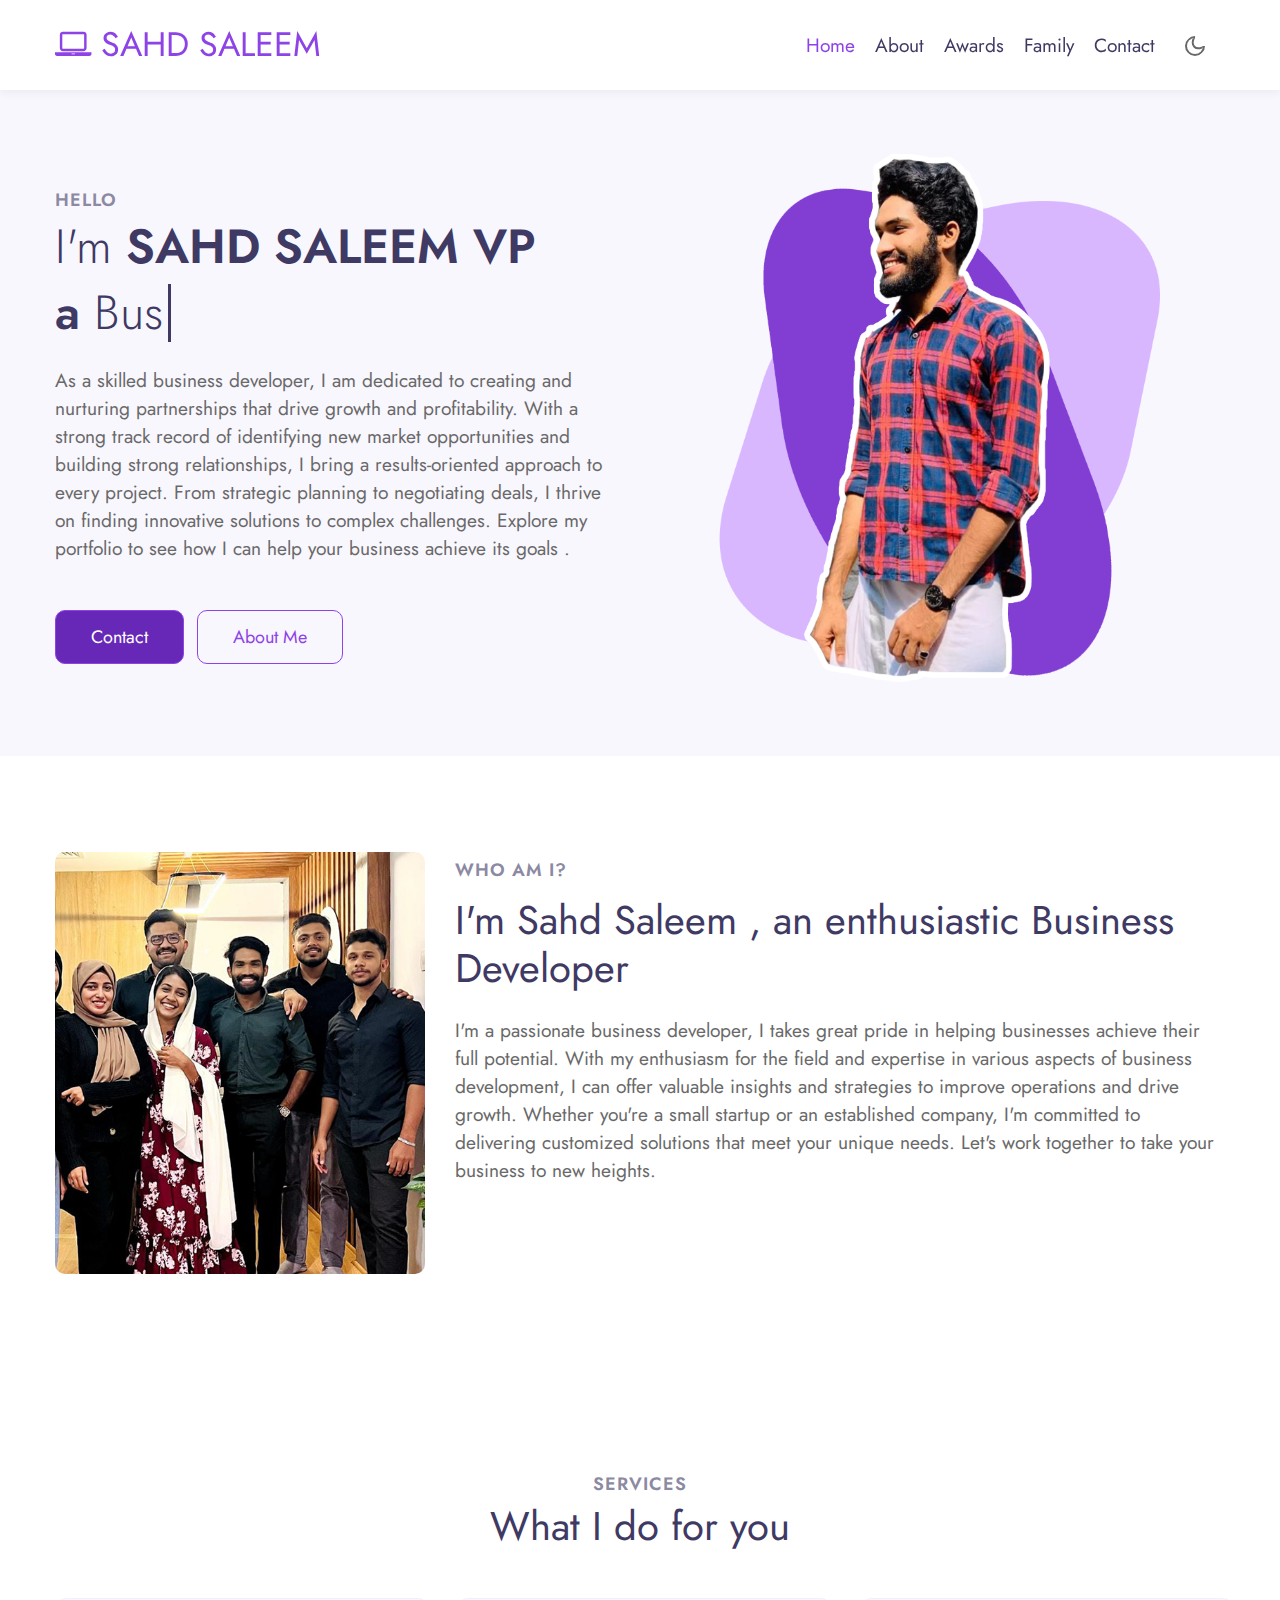
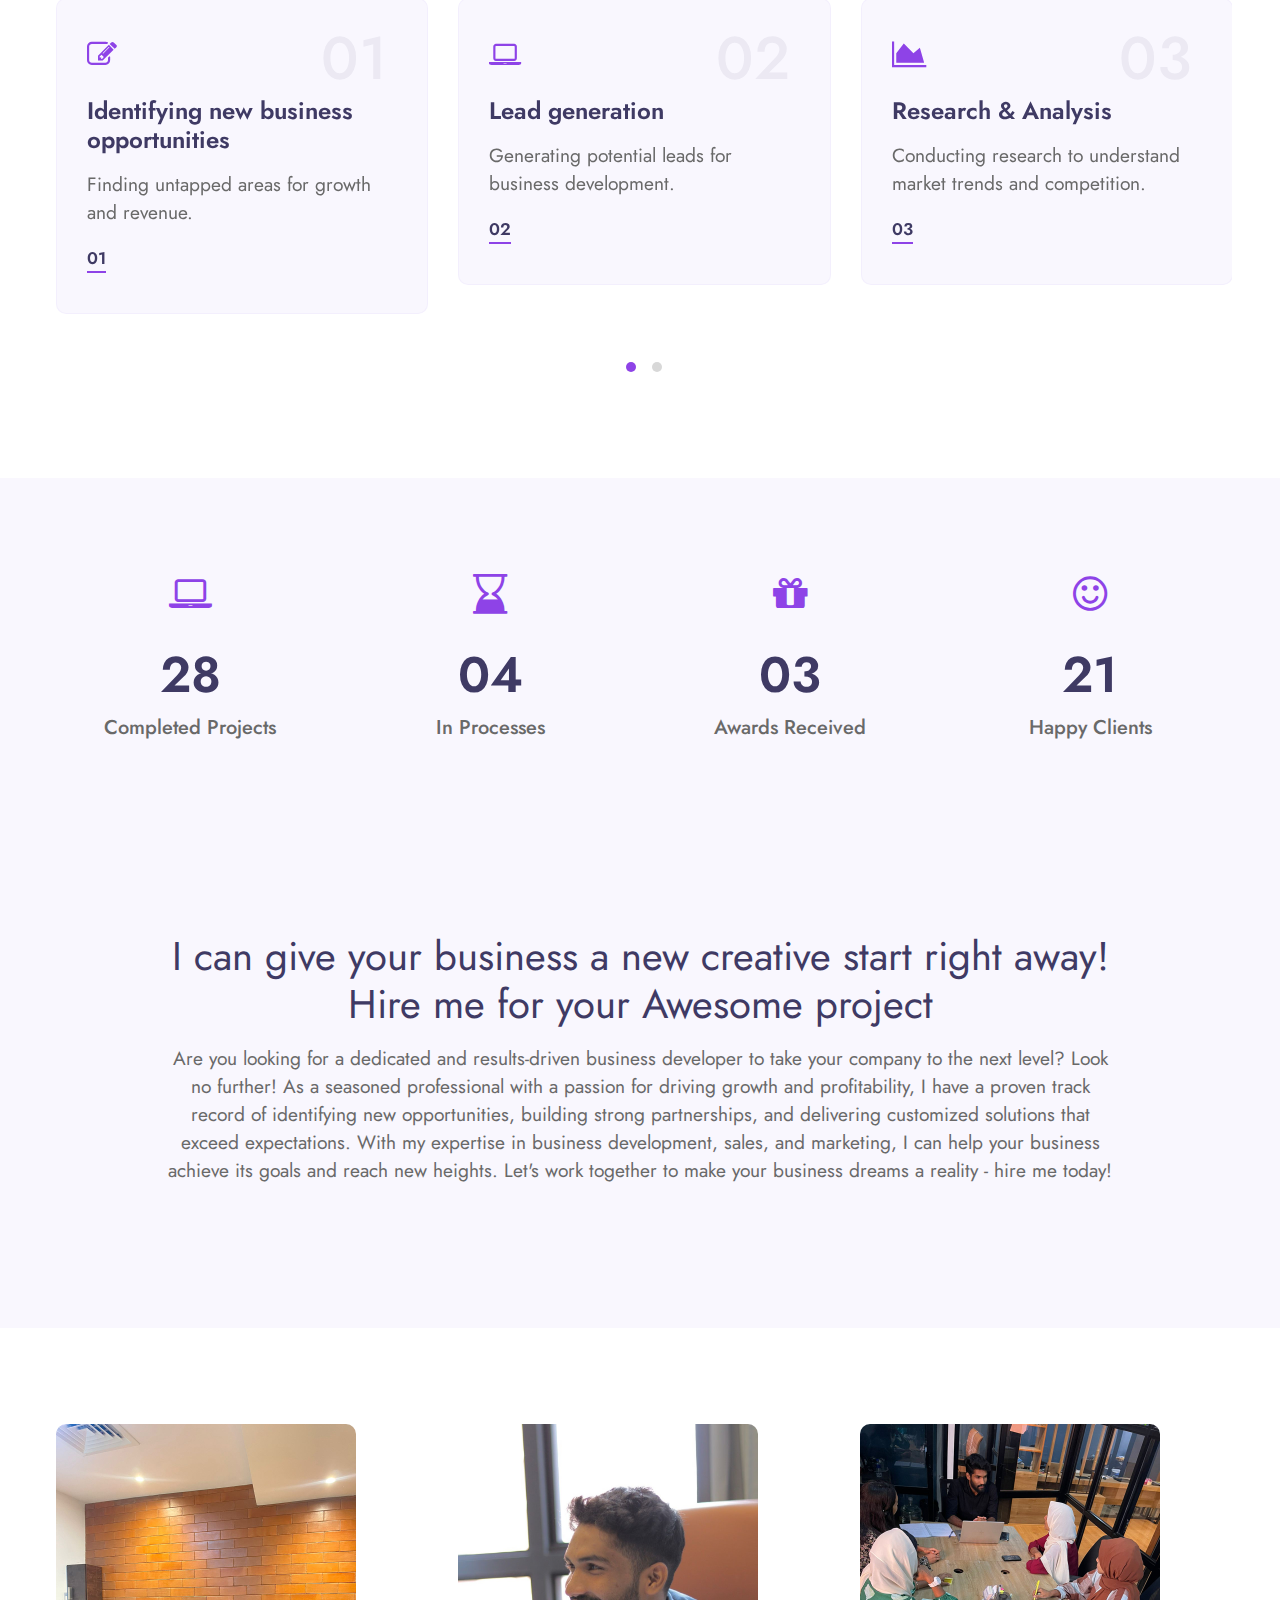
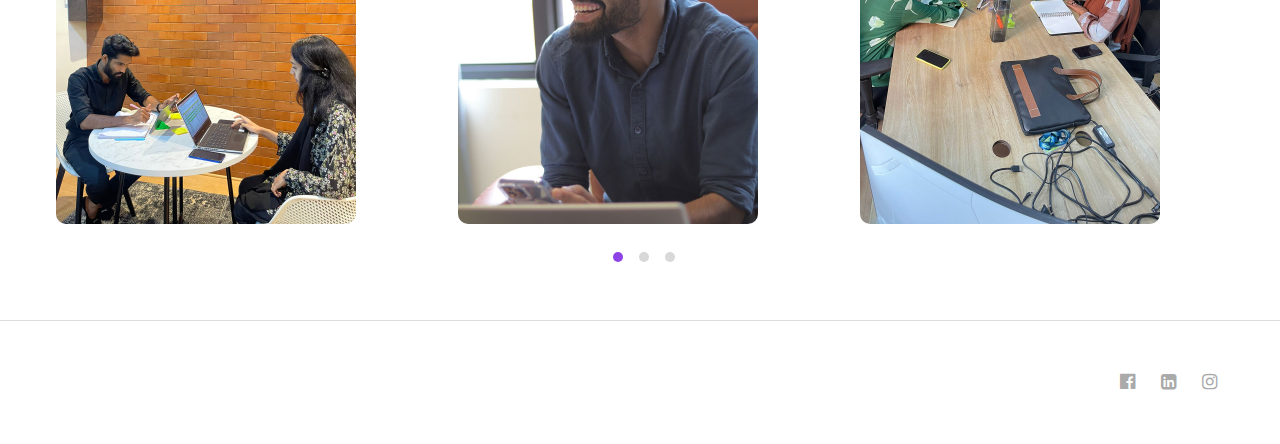
<file: index.html>
<!--
Author: W3layouts
Author URL: http://w3layouts.com
-->
<!doctype html>
<html lang="en">

<head>
  <!-- Required meta tags -->
  <meta charset="utf-8">
  <meta name="viewport" content="width=device-width, initial-scale=1, shrink-to-fit=no">

  <title>SAHD SALEEM VP</title>

  <!-- google fonts -->  
  <link href="//fonts.googleapis.com/css2?family=Jost:wght@300;400;600&display=swap" rel="stylesheet">

  <!-- Template CSS -->
  <link rel="stylesheet" href="assets/css/style-starter.css">



</head>

<body>
<!-- header -->
<header id="site-header" class="fixed-top">
  <div class="container">
      <nav class="navbar navbar-expand-lg stroke">
          <a class="navbar-brand" href="index.html">
              <span class="fa fa-laptop"></span> SAHD SALEEM
          </a>
          <!-- if logo is image enable this   
      <a class="navbar-brand" href="#index.html">
          <img src="image-path" alt="Your logo" title="Your logo" style="height:35px;" />
      </a> -->
          <button class="navbar-toggler  collapsed bg-gradient" type="button" data-toggle="collapse"
              data-target="#navbarTogglerDemo02" aria-controls="navbarTogglerDemo02" aria-expanded="false"
              aria-label="Toggle navigation">
              <span class="navbar-toggler-icon fa icon-expand fa-bars"></span>
              <span class="navbar-toggler-icon fa icon-close fa-times"></span>
              </span>
          </button>

          <div class="collapse navbar-collapse" id="navbarTogglerDemo02">
            <ul class="navbar-nav ml-auto">
                <li class="nav-item active">
                    <a class="nav-link" href="index.html">Home <span class="sr-only">(current)</span></a>
                </li>
                <li class="nav-item @@about__active">
                    <a class="nav-link" href="about.html">About</a>
                </li>
                <!-- <li class="nav-item @@contact__active">
                    <a class="nav-link" href="myventure.html">My Venture</a>
                </li> -->
                <li class="nav-item @@contact__active">
                    <a class="nav-link" href="achievements.html">Awards</a>
                </li>
                <li class="nav-item @@contact__active">
                    <a class="nav-link" href="family.html">family</a>
                </li>
                <li class="nav-item @@contact__active">
                    <a class="nav-link" href="contact.html">Contact</a>
                </li>
            </ul>
        </div>
          <!-- toggle switch for light and dark theme -->
          <div class="mobile-position">
              <nav class="navigation">
                  <div class="theme-switch-wrapper">
                      <label class="theme-switch" for="checkbox">
                          <input type="checkbox" id="checkbox">
                          <div class="mode-container">
                              <i class="gg-sun"></i>
                              <i class="gg-moon"></i>
                          </div>
                      </label>
                  </div>
              </nav>
          </div>
          <!-- //toggle switch for light and dark theme -->
      </nav>
  </div>
</header>
<!-- //header -->

<!-- banner section -->
<section id="home" class="w3l-banner py-5">
    <div class="container">
        <div class="row align-items-center">
            <div class="col-lg-6 col-sm-12 mt-lg-0 mt-4">
                <span class="title-small">Hello</span>
                <h1 class="mb-2 title"> <span>I'm</span> SAHD SALEEM VP</h1>
                <h1 class="mb-4 title"> a <span class="typed-text"></span><span class="cursor">&nbsp</span></h1>
                <p>As a skilled business developer, I am dedicated to creating and nurturing partnerships that drive growth and profitability. With a strong track record of identifying new market opportunities and building strong relationships, I bring a results-oriented approach to every project. From strategic planning to negotiating deals, I thrive on finding innovative solutions to complex challenges. Explore my portfolio to see how I can help your business achieve its goals


                  .</p>
                <div class="mt-sm-5 mt-4">
                    <a class="btn btn-primary btn-style mr-2" href="contact.html"> Contact</a>
                    <a class="btn btn-outline-primary btn-style mr-2" href="about.html"> About Me</a>
                </div>
            </div>
            <div class="col-lg-6 col-md-8 col-sm-10 mt-lg-0 mt-4">
                <div class="img-effect text-lg-center">
                    <img src="assets/images/photo.png" alt="myphoto" class="img-fluid">
                </div>
            </div>
        </div>
    </div>
</section>
<!-- //banner section -->

<!-- home page about section -->
<section class="w3l-index3" id="about">
    <div class="midd-w3 py-5">
        <div class="container py-lg-5 py-md-3">
            <div class="row">
                <div class="col-lg-4">
                    <div class="position-relative">
                        <img src="assets/images/myphoto.jpg" alt="" class="radius-image img-fluid">
                    </div>
                </div>
                <div class="col-lg-8 mt-lg-0 mt-5">
                    <h5 class="title-small mb-2">Who am i?</h5>
                    <h3 class="title-big">I'm Sahd Saleem , an enthusiastic Business Developer</h3>
                    <p class="mt-4">I'm a passionate  business developer, I takes great pride in helping businesses achieve their full potential. With my enthusiasm for the field and expertise in various aspects of business development, I can offer valuable insights and strategies to improve operations and drive growth. Whether you're a small startup or an established company, I'm committed to delivering customized solutions that meet your unique needs. Let's work together to take your business to new heights.</p>
                    <!-- <a href="#download" class="btn btn-style btn-primary mt-lg-5 mt-4">Download CV</a> -->
                </div>
            </div>
        </div>
    </div>
</section>
<!-- //home page about section -->

<!-- home page second section -->
<!-- <div class="py-5 w3l-resume">
    <div class="container py-lg-5 py-3">
        <h5 class="title-small mb-2"> My resume</h5>
        <h3 class="title-big mb-4">I Would Love to make your Ideas real </h3>
        <p>I love graphic design and photography and have been working on my portfolio since 2016. You can download my
            resume in order to learn the details of my professional life as a designer and photographer. Contact me and
            we will discuss your projects!</p>
        <div class="mt-5">
            <a href="#download" class="btn btn-style btn-primary">Download resume</a>
        </div>
    </div>
</div> -->
<!-- //home page second section -->

<!-- home page services section -->
<section class="w3l-services">
    <div class="blog py-5" id="services">
        <div class="container py-lg-5">
            <h5 class="title-small text-center">Services</h5>
            <h3 class="title-big text-center mb-sm-5 mb-4">What I do for you</h3>
            <div class="row">
                <div class="col-md-12 mx-auto pr-2">
                    <div class="owl-two owl-carousel owl-theme">
                        <div class="item">
                            <div class="card">
                                <div class="box-wrap">
                                    <div class="icon">
                                        <span class="fa fa-pencil-square-o"></span>
                                    </div>
                                    <h4 class="number">01</h4>
                                    <h4><a href="#url">Identifying new business opportunities</a></h4>
                                    <p>Finding untapped areas for growth and revenue.</p>
                                    <a href="#read" class="read">01</a>
                                </div>
                            </div>
                        </div>

                        <div class="item">
                            <div class="card">
                                <div class="box-wrap">
                                    <div class="icon">
                                      <span class="fa fa-laptop"></span>
                                    </div>
                                    <h4 class="number">02</h4>
                                    <h4><a href="#url">Lead generation</a></h4>
                                    <p>Generating potential leads for business development.</p>
                                      <a href="#read" class="read">02</a>
                                  </div>
                            </div>
                        </div>

                        <div class="item">
                            <div class="card">
                                <div class="box-wrap">
                                    <div class="icon">
                                      <span class="fa fa-area-chart"></span>
                                    </div>
                                    <h4 class="number">03</h4>
                                    <h4><a href="#url">Research & Analysis</a></h4>
                                    <p> Conducting research to understand market trends and competition.</p>
                                      <a href="#read" class="read"> 03</a>
                                  </div>
                            </div>
                        </div>

                        <div class="item">
                            <div class="card">
                                <div class="box-wrap">
                                    <div class="icon">
                                        <span class="fa fa-pencil-square-o"></span>
                                    </div>
                                    <h4 class="number">04</h4>
                                    <h4><a href="#url">Sales strategy development</a></h4>
                                    <p>Developing effective sales strategies to close deals and increase revenue.</p>
                                    <a href="#read" class="read">04 </a>
                                </div>
                            </div>
                        </div>

                        <div class="item">
                            <div class="card">
                                <div class="box-wrap">
                                    <div class="icon">
                                      <span class="fa fa-laptop"></span>
                                    </div>
                                    <h4 class="number">05</h4>
                                    <h4><a href="#url">Partnership building</a></h4>
                                    <p>Creating and nurturing partnerships with other businesses to expand opportunities.</p>
                                      <a href="#read" class="read">05</a>
                                  </div>
                            </div>
                        </div>

                        <div class="item">
                            <div class="card">
                                <div class="box-wrap">
                                    <div class="icon">
                                      <span class="fa fa-area-chart"></span>
                                    </div>
                                    <h4 class="number">06</h4>
                                    <h4><a href="#url">Financial planning and budgeting</a></h4>
                                    <p> Managing finances and budgeting to ensure profitability and sustainability.


                                    </p>
                                      <a href="#read" class="read">06</a>
                                  </div>
                            </div>
                        </div>
                    </div>
                </div>
            </div>
            <div class="mt-5 text-more">
                <!-- <p class="mt-4 pt-3 sample text-center">
                    <a href="services.html">View All Services <span class="pl-2 fa fa-long-arrow-right"></span></a>
                </p> -->
            </div>
        </div>
    </div>
</section>
<!-- //home page services section -->

<!-- stats -->
<section class="w3l-stats py-lg-5 py-4" id="stats">
    <div class="gallery-inner container py-md-5 py-4">
        <div class="row stats-con">
            <div class="col-sm-3 col-6 stats_info counter_grid">
                <span class="fa fa-laptop"></span>
                <p class="counter">28</p>
                <h4>Completed projects</h4>
            </div>
            <div class="col-sm-3 col-6 stats_info counter_grid1">
                <span class="fa fa-hourglass-end"></span>
                <p class="counter">04</p>
                <h4>In processes</h4>
            </div>
            <div class="col-sm-3 col-6 stats_info counter_grid mt-sm-0 mt-5">
                <span class="fa fa-gift"></span>
                <p class="counter">03</p>
                <h4>Awards Received</h4>
            </div>
            <div class="col-sm-3 col-6 stats_info counter_grid2 mt-sm-0 mt-5">
                <span class="fa fa-smile-o"></span>
                <p class="counter">21</p>
                <h4>Happy Clients</h4>
            </div>
        </div>
    </div>
</section>
<!-- //stats -->
<!-- testimonials -->
<!-- <section class="w3l-clients" id="clients">
   
    <div class="cusrtomer-layout py-5">
        <div class="container py-lg-5 py-md-4">
            <div class="heading text-center mx-auto">
                <h6 class="title-small text-center">Testimonials</h6>
                <h3 class="title-big mb-md-5 mb-4">What my clients think about Me </h3>
            </div>
            <div class="testimonial-width">
                <div id="owl-demo1" class="owl-carousel owl-theme mb-4">
                    <div class="item">
                        <div class="testimonial-content">
                            <div class="testimonial">
                                <blockquote>
                                    <q>Lorem ipsum dolor sit amet consectetur adipisicing elit. Velit beatae laudantium
                                        voluptate rem ullam dolore nisi voluptatibus esse quasi, doloribus tempora.
                                        Dolores molestias adipisci dolor sit amet!.</q>
                                </blockquote>
                                <div class="testi-des">
                                    <div class="test-img"><img src="assets/images/team1.jpg" class="img-fluid" alt="client-img">
                                    </div>
                                    <div class="peopl align-self">
                                        <h3>John wilson</h3>
                                        <p class="indentity">Seattle, Washington</p>
                                    </div>
                                </div>
                            </div>
                        </div>
                    </div>
                    <div class="item">
                        <div class="testimonial-content">
                            <div class="testimonial">
                                <blockquote>
                                    <q>Lorem ipsum dolor sit amet consectetur adipisicing elit. Velit beatae laudantium
                                        voluptate rem ullam dolore nisi voluptatibus esse quasi, doloribus tempora.
                                        Dolores molestias adipisci dolor sit amet!.</q>
                                </blockquote>
                                <div class="testi-des">
                                    <div class="test-img"><img src="assets/images/team2.jpg" class="img-fluid" alt="client-img">
                                    </div>
                                    <div class="peopl align-self">
                                        <h3>Julia sakura</h3>
                                        <p class="indentity">Seattle, Washington</p>
                                    </div>
                                </div>
                            </div>
                        </div>
                    </div>
                    <div class="item">
                        <div class="testimonial-content">
                            <div class="testimonial">
                                <blockquote>
                                    <q>Lorem ipsum dolor sit amet consectetur adipisicing elit. Velit beatae laudantium
                                        voluptate rem ullam dolore nisi voluptatibus esse quasi, doloribus tempora.
                                        Dolores molestias adipisci dolor sit amet!.</q>
                                </blockquote>
                                <div class="testi-des">
                                    <div class="test-img"><img src="assets/images/team3.jpg" class="img-fluid" alt="client-img">
                                    </div>
                                    <div class="peopl align-self">
                                        <h3>Roy Linderson</h3>
                                        <p class="indentity">Seattle, Washington</p>
                                    </div>
                                </div>
                            </div>
                        </div>
                    </div>
                    <div class="item">
                        <div class="testimonial-content">
                            <div class="testimonial">
                                <blockquote>
                                    <q>Lorem ipsum dolor sit amet consectetur adipisicing elit. Velit beatae laudantium
                                        voluptate rem ullam dolore nisi voluptatibus esse quasi, doloribus tempora.
                                        Dolores molestias adipisci dolor sit amet!.</q>
                                </blockquote>
                                <div class="testi-des">
                                    <div class="test-img"><img src="assets/images/team4.jpg" class="img-fluid" alt="client-img">
                                    </div>
                                    <div class="peopl align-self">
                                        <h3>Mike Thyson</h3>
                                        <p class="indentity">Seattle, Washington</p>
                                    </div>
                                </div>
                            </div>
                        </div>
                    </div>
                    <div class="item">
                        <div class="testimonial-content">
                            <div class="testimonial">
                                <blockquote>
                                    <q>Lorem ipsum dolor sit amet consectetur adipisicing elit. Velit beatae laudantium
                                        voluptate rem ullam dolore nisi voluptatibus esse quasi, doloribus tempora.
                                        Dolores molestias adipisci dolor sit amet!.</q>
                                </blockquote>
                                <div class="testi-des">
                                    <div class="test-img"><img src="assets/images/team2.jpg" class="img-fluid" alt="client-img">
                                    </div>
                                    <div class="peopl align-self">
                                        <h3>Laura gill</h3>
                                        <p class="indentity">Seattle, Washington</p>
                                    </div>
                                </div>
                            </div>
                        </div>
                    </div>
                    <div class="item">
                        <div class="testimonial-content">
                            <div class="testimonial">
                                <blockquote>
                                    <q>Lorem ipsum dolor sit amet consectetur adipisicing elit. Velit beatae laudantium
                                        voluptate rem ullam dolore nisi voluptatibus esse quasi, doloribus tempora.
                                        Dolores molestias adipisci dolor sit amet!.</q>
                                </blockquote>
                                <div class="testi-des">
                                    <div class="test-img"><img src="assets/images/team3.jpg" class="img-fluid" alt="client-img">
                                    </div>
                                    <div class="peopl align-self">
                                        <h3>Smith Johnson</h3>
                                        <p class="indentity">Seattle, Washington</p>
                                    </div>
                                </div>
                            </div>
                        </div>
                    </div>
                </div>
            </div>
        </div>
    </div>
</section> -->
<!-- //testimonials -->

<!-- home page video popup section -->
<section class="w3l-index5" id="about">
    <div class="new-block py-5">
        <div class="container py-lg-5">
            <div class="middle-section text-center">
                <div class="section-width">
                    <h3 class="title-big">I can give your business a new creative start right away! Hire me for your
                        Awesome project</h3>
                    <p class="mt-3">Are you looking for a dedicated and results-driven business developer to take your company to the next level? Look no further! As a seasoned professional with a passion for driving growth and profitability, I have a proven track record of identifying new opportunities, building strong partnerships, and delivering customized solutions that exceed expectations. With my expertise in business development, sales, and marketing, I can help your business achieve its goals and reach new heights. Let's work together to make your business dreams a reality - hire me today!</p>
                </div>
                <div class="history-info mt-5">
                    <div class="position-relative">
              


                        <!-- <a href="#small-dialog" class="popup-with-zoom-anim play-view text-center position-absolute">
                            <span class="video-play-icon">
                                <span class="fa fa-play"></span>
                            </span>
                        </a> -->

                        <!-- dialog itself, mfp-hide class is required to make dialog hidden -->
                        <div id="small-dialog" class="zoom-anim-dialog mfp-hide">
                            <iframe src="https://www.youtube.com/embed/Cu2VnoRcxKM" allowfullscreen></iframe>
                        </div>
                    </div>
                </div>

                <!-- dialog itself, mfp-hide class is required to make dialog hidden -->
                <div id="small-dialog" class="zoom-anim-dialog mfp-hide">
                    <iframe src="https://www.youtube.com/embed/Z_KspIX1oXU" allowfullscreen></iframe>
                </div>
            </div>
        </div>
    </div>
</section>
<!-- //home page video popup section -->







<section class="w3l-services">
  <div class="blog py-5" id="services">
      <div class="container py-lg-5">
          <div class="row">
              <div class="col-md-12 mx-auto pr-2">
                  <div class="owl-two owl-carousel owl-theme">



                    <div class="item">
                      <div >
                            <div style="height: 400px; width: 300px;">
                              <img class="radius-image img-fluid" src="assets\images\verde\1.jpg" alt="your-image-description" style="height: 400px; width: 300px;" >
                            </div>
                          </div>
                    </div>

                    <div class="item">
                      <div >
                            <div style="height: 400px; width: 300px;">
                              <img class="radius-image img-fluid" src="assets\images\verde\22.jpg" alt="your-image-description" style="height: 400px; width: 300px;">
                            </div>
                          </div>
                    </div>

                    <div class="item">
                      <div >
                            <div style="height: 400px; width: 300px;">
                              <img class="radius-image img-fluid" src="assets\images\verde\2.jpg" alt="your-image-description" style="height: 400px; width: 300px;">
                            </div>
                          </div>
                    </div>

                    <div class="item">
                      <div >
                            <div style="height: 400px; width: 300px;">
                              <img class="radius-image img-fluid" src="assets\images\verde\3.jpg" alt="your-image-description" style="height: 400px; width: 300px;">
                            </div>
                          </div>
                    </div>

                    <div class="item">
                      <div >
                            <div style="height: 400px; width: 300px;">
                              <img class="radius-image img-fluid" src="assets\images\verde\4.jpg" alt="your-image-description" style="height: 400px; width: 300px;">
                            </div>
                          </div>
                    </div>

                    <div class="item">
                      <div >
                            <div style="height: 400px; width: 300px;">
                              <img class="radius-image img-fluid" src="assets\images\verde\5.jpg" alt="your-image-description" style="height: 400px; width: 300px;">
                            </div>
                          </div>
                    </div>

                    <div class="item">
                      <div >
                            <div style="height: 400px; width: 300px;">
                              <img class="radius-image img-fluid" src="assets\images\verde\6.jpg" alt="your-image-description" style="height: 400px; width: 300px;">
                            </div>
                          </div>
                    </div>

                    <div class="item">
                      <div >
                            <div style="height: 400px; width: 300px;">
                              <img class="radius-image img-fluid" src="assets\images\verde\7.jpg" alt="your-image-description" style="height: 400px; width: 300px;">
                            </div>
                          </div>
                    </div>

                    <div class="item">
                      <div >
                            <div style="height: 400px; width: 300px;">
                              <img class="radius-image img-fluid" src="assets\images\verde\8.jpg" alt="your-image-description" style="height: 400px; width: 300px;">
                            </div>
                          </div>
                    </div>

              </div>
          </div>
          <div class="mt-5 text-more">
             
          </div>
      </div>
  </div>
</section>



















 <!-- freelance hire me -->
 <!-- <section class="w3l-grid-quote text-center py-5">
   <div class="container py-3">
     <h6 class="title-small">Get in touch</h6>
     <h3 class="title-big mb-md-5 mb-4">Let's start a Project! Hire Me.</h3>
     <a href="contact.html" class="btn btn-style btn-primary mr-2">Hire Me </a>
     <a href="https://www.instagram.com/sahdsaleem/" class="btn btn-style btn-outline-primary">Instagram</a>
   </div>
 </section> -->
 <!-- //freelance hire me -->
 
<!-- Footer -->
<section class="w3l-footer py-sm-5 py-4">
  <div class="container">
    <div class="footer-content">
      <div class="row">
        <div class="col-lg-8 footer-left">
          <!-- <p class="m-0">Alexander © Copyright 2020. Design by <a href="https://w3layouts.com">W3layouts</a></p> -->
        </div>
        <div class="col-lg-4 footer-right text-lg-right text-center mt-lg-0 mt-3">
          <ul class="social m-0 p-0">
            <li><a href="https://www.facebook.com/sahed.saleem.9" ><span class="fa fa-facebook-official"></span></a></li>
            <li><a href="https://www.linkedin.com/in/sahd-saleem-2b6751236"><span class="fa fa-linkedin-square"></span></a></li>
            <li><a href="https://instagram.com/sahdsaleem?igshid=YmMyMTA2M2Y="><span class="fa fa-instagram"></span></a></li>
            <!-- <li><a href="#twitter"><span class="fa fa-twitter"></span></a></li> -->
          </ul>
        </div>
      </div>
    </div>
  </div>

  <!-- move top -->
  <button onclick="topFunction()" id="movetop" title="Go to top">
    <span class="fa fa-angle-up"></span>
  </button>
  <script>
    // When the user scrolls down 20px from the top of the document, show the button
    window.onscroll = function () {
      scrollFunction()
    };

    function scrollFunction() {
      if (document.body.scrollTop > 20 || document.documentElement.scrollTop > 20) {
        document.getElementById("movetop").style.display = "block";
      } else {
        document.getElementById("movetop").style.display = "none";
      }
    }

    // When the user clicks on the button, scroll to the top of the document
    function topFunction() {
      document.body.scrollTop = 0;
      document.documentElement.scrollTop = 0;
    }
  </script>
  <!-- /move top -->
</section>
<!-- //Footer -->

<!-- all js scripts and files here -->

<script src="assets/js/theme-change.js"></script><!-- theme switch js (light and dark)-->

<script src="assets/js/jquery-3.3.1.min.js"></script><!-- default jQuery -->

<!-- /typig-text-->
<script>
  const typedTextSpan = document.querySelector(".typed-text");
  const cursorSpan = document.querySelector(".cursor");

  const textArray = ["Business Developer",];
  const typingDelay = 200;
  const erasingDelay = 10;
  const newTextDelay = 100; // Delay between current and next text
  let textArrayIndex = 0;
  let charIndex = 0;

  function type() {
    if (charIndex < textArray[textArrayIndex].length) {
      if (!cursorSpan.classList.contains("typing")) cursorSpan.classList.add("typing");
      typedTextSpan.textContent += textArray[textArrayIndex].charAt(charIndex);
      charIndex++;
      setTimeout(type, typingDelay);
    } else {
      cursorSpan.classList.remove("typing");
      setTimeout(erase, newTextDelay);
    }
  }

  function erase() {
    if (charIndex > 0) {
      // add class 'typing' if there's none
      if (!cursorSpan.classList.contains("typing")) {
        cursorSpan.classList.add("typing");
      }
      typedTextSpan.textContent = textArray[textArrayIndex].substring(0, 0);
      charIndex--;
      setTimeout(erase, erasingDelay);
    } else {
      cursorSpan.classList.remove("typing");
      textArrayIndex++;
      if (textArrayIndex >= textArray.length) textArrayIndex = 0;
      setTimeout(type, typingDelay);
    }
  }

  document.addEventListener("DOMContentLoaded", function () { // On DOM Load initiate the effect
    if (textArray.length) setTimeout(type, newTextDelay + 250);
  });
</script>
<!-- //typig-text-->

<!-- services owlcarousel -->
<script src="assets/js/owl.carousel.js"></script>

<!-- script for services -->
<script>
  $(document).ready(function () {
    $('.owl-two').owlCarousel({
      loop: true,
      margin: 30,
      nav: false,
      responsiveClass: true,
      autoplay: false,
      autoplayTimeout: 5000,
      autoplaySpeed: 1000,
      autoplayHoverPause: false,
      responsive: {
        0: {
          items: 1,
          nav: false
        },
        480: {
          items: 1,
          nav: false
        },
        700: {
          items: 1,
          nav: false
        },
        1090: {
          items: 3,
          nav: false
        }
      }
    })
  })
</script>
<!-- //script for services -->

<!-- script for tesimonials carousel slider -->
<script>
  $(document).ready(function () {
    $("#owl-demo1").owlCarousel({
      loop: true,
      margin: 20,
      nav: false,
      responsiveClass: true,
      responsive: {
        0: {
          items: 1,
          nav: false
        },
        736: {
          items: 1,
          nav: false
        },
        1000: {
          items: 2,
          nav: false,
          loop: false
        }
      }
    })
  })
</script>
<!-- //script for tesimonials carousel slider -->

<!-- video popup -->
<script src="assets/js/jquery.magnific-popup.min.js"></script>
<script>
  $(document).ready(function () {
    $('.popup-with-zoom-anim').magnificPopup({
      type: 'inline',

      fixedContentPos: false,
      fixedBgPos: true,

      overflowY: 'auto',

      closeBtnInside: true,
      preloader: false,

      midClick: true,
      removalDelay: 300,
      mainClass: 'my-mfp-zoom-in'
    });

    $('.popup-with-move-anim').magnificPopup({
      type: 'inline',

      fixedContentPos: false,
      fixedBgPos: true,

      overflowY: 'auto',

      closeBtnInside: true,
      preloader: false,

      midClick: true,
      removalDelay: 300,
      mainClass: 'my-mfp-slide-bottom'
    });
  });
</script>
<!-- //video popup -->

<!-- stats number counter-->
<script src="assets/js/jquery.waypoints.min.js"></script>
<script src="assets/js/jquery.countup.js"></script>
<script>
  $('.counter').countUp();
</script>
<!-- //stats number counter -->

<!-- disable body scroll which navbar is in active -->
<script>
  $(function () {
    $('.navbar-toggler').click(function () {
      $('body').toggleClass('noscroll');
    })
  });
</script>
<!-- disable body scroll which navbar is in active -->

<!--/MENU-JS-->
<script>
  $(window).on("scroll", function () {
    var scroll = $(window).scrollTop();

    if (scroll >= 80) {
      $("#site-header").addClass("nav-fixed");
    } else {
      $("#site-header").removeClass("nav-fixed");
    }
  });

  //Main navigation Active Class Add Remove
  $(".navbar-toggler").on("click", function () {
    $("header").toggleClass("active");
  });
  $(document).on("ready", function () {
    if ($(window).width() > 991) {
      $("header").removeClass("active");
    }
    $(window).on("resize", function () {
      if ($(window).width() > 991) {
        $("header").removeClass("active");
      }
    });
  });


// added

























</script>
<!--//MENU-JS-->

<!-- bootstrap js -->
<script src="assets/js/bootstrap.min.js"></script>

</body>

</html>
</file>
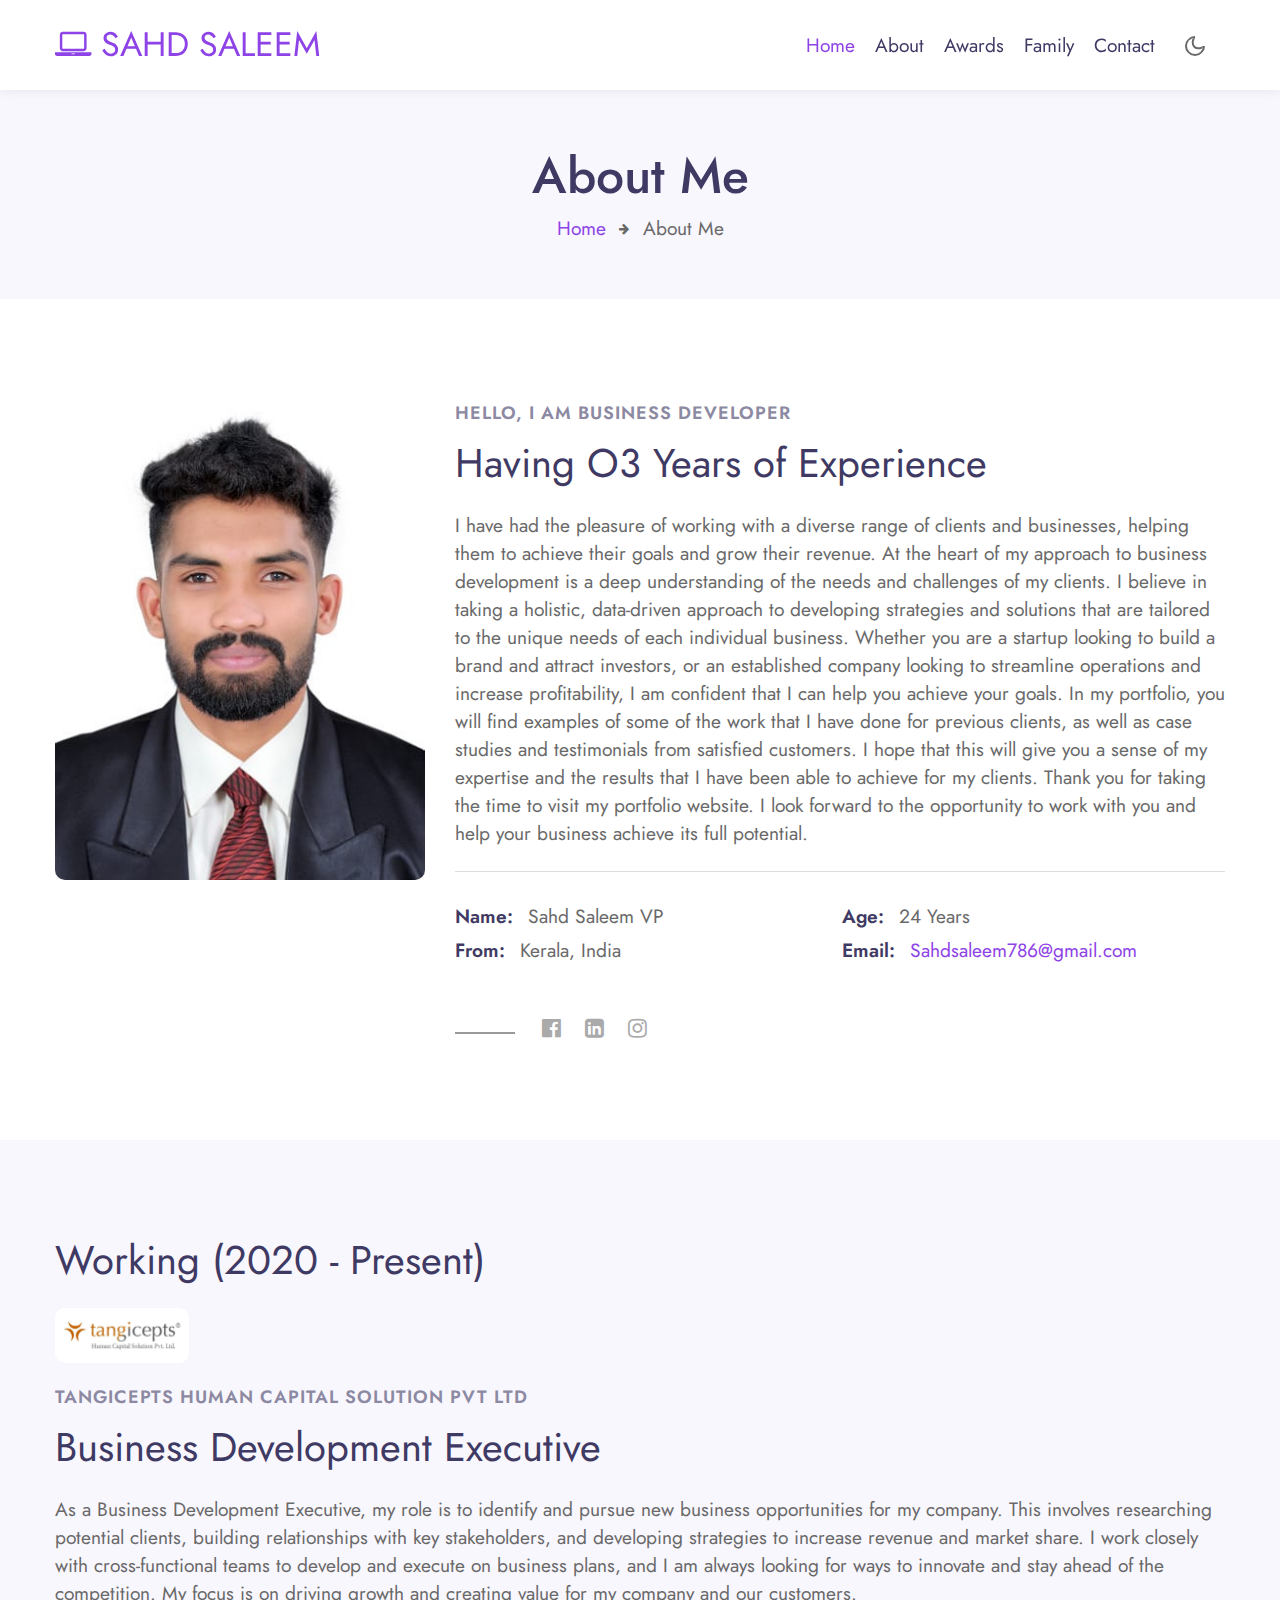
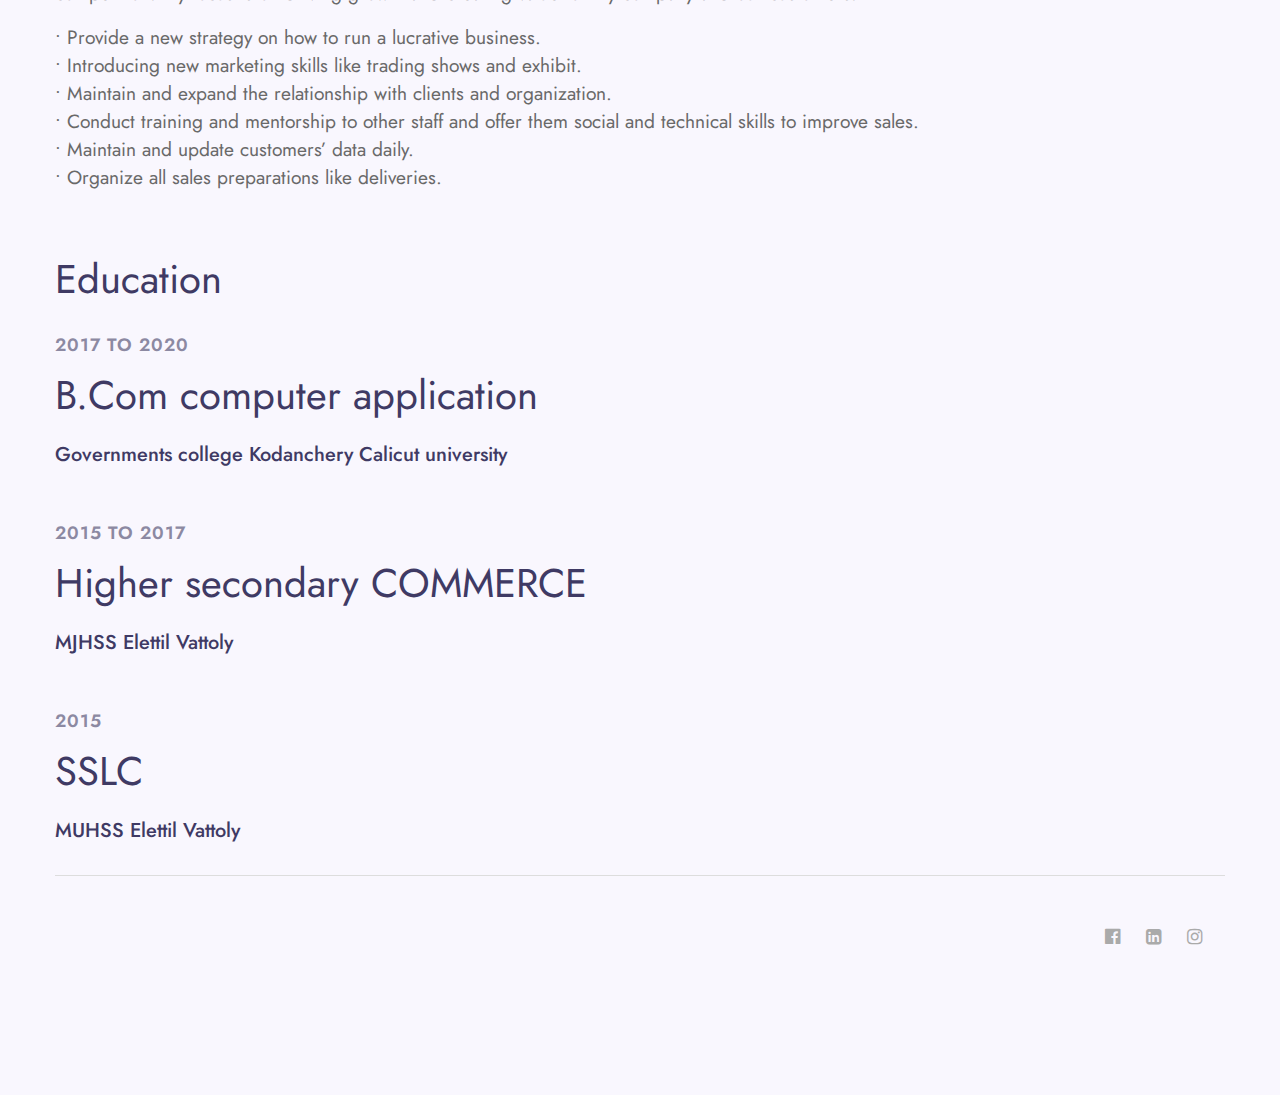
<file: about.html>
<!--
Author: W3layouts
Author URL: http://w3layouts.com
-->
<!doctype html>
<html lang="en">

<head>
  <!-- Required meta tags -->
  <meta charset="utf-8">
  <meta name="viewport" content="width=device-width, initial-scale=1, shrink-to-fit=no">

  <title>sahd saleem</title>

  <!-- google fonts -->  
  <link href="//fonts.googleapis.com/css2?family=Jost:wght@300;400;600&display=swap" rel="stylesheet">

  <!-- Template CSS -->
  <link rel="stylesheet" href="assets/css/style-starter.css">
</head>

<body>
<!-- header -->
<header id="site-header" class="fixed-top">
  <div class="container">
      <nav class="navbar navbar-expand-lg stroke">
          <a class="navbar-brand" href="index.html">
              <span class="fa fa-laptop"></span> SAHD SALEEM
          </a>
          <!-- if logo is image enable this   
      <a class="navbar-brand" href="#index.html">
          <img src="image-path" alt="Your logo" title="Your logo" style="height:35px;" />
      </a> -->
          <button class="navbar-toggler  collapsed bg-gradient" type="button" data-toggle="collapse"
              data-target="#navbarTogglerDemo02" aria-controls="navbarTogglerDemo02" aria-expanded="false"
              aria-label="Toggle navigation">
              <span class="navbar-toggler-icon fa icon-expand fa-bars"></span>
              <span class="navbar-toggler-icon fa icon-close fa-times"></span>
              </span>
          </button>

          <div class="collapse navbar-collapse" id="navbarTogglerDemo02">
            <ul class="navbar-nav ml-auto">
                <li class="nav-item active">
                    <a class="nav-link" href="index.html">Home <span class="sr-only">(current)</span></a>
                </li>
                <li class="nav-item @@about__active">
                    <a class="nav-link" href="about.html">About</a>
                </li>
                <!-- <li class="nav-item @@contact__active">
                    <a class="nav-link" href="myventure.html">My Venture</a>
                </li> -->
                <li class="nav-item @@contact__active">
                    <a class="nav-link" href="achievements.html">Awards</a>
                </li>
                <li class="nav-item @@contact__active">
                    <a class="nav-link" href="family.html">family</a>
                </li>
                <li class="nav-item @@contact__active">
                    <a class="nav-link" href="contact.html">Contact</a>
                </li>
            </ul>
        </div>
          <!-- toggle switch for light and dark theme -->
          <div class="mobile-position">
              <nav class="navigation">
                  <div class="theme-switch-wrapper">
                      <label class="theme-switch" for="checkbox">
                          <input type="checkbox" id="checkbox">
                          <div class="mode-container">
                              <i class="gg-sun"></i>
                              <i class="gg-moon"></i>
                          </div>
                      </label>
                  </div>
              </nav>
          </div>
          <!-- //toggle switch for light and dark theme -->
      </nav>
  </div>
</header>
<!-- //header -->

<!-- about breadcrumb -->
<section class="w3l-about-breadcrumb text-center">
    <div class="breadcrumb-bg breadcrumb-bg-about py-sm-5 py-4">
        <div class="container py-2">
            <h2 class="title">About Me</h2>
            <ul class="breadcrumbs-custom-path mt-2">
                <li><a href="#url">Home</a></li>
                <li class="active"><span class="fa fa-arrow-right mx-2" aria-hidden="true"></span> About Me </li>
            </ul>
        </div>
    </div>
</section>
<!-- //about breadcrumb -->

<!-- about page about section -->
<section class="w3l-aboutblock1" id="about">
    <div class="midd-w3 py-5">
        <div class="container py-lg-5 py-md-3">
            <div class="row">
                <div class="col-lg-4">
                    <div class="position-relative">
                        <img src="assets/images/myphoto1.jpg" alt="" class="radius-image img-fluid">
                    </div>
                </div>
                <div class="col-lg-8 mt-lg-0 mt-5">
                    <h5 class="title-small mb-2">Hello, I am business developer</h5>
                    <h3 class="title-big">Having O3 Years of Experience</h3>
                    <p class="mt-4">I have had the pleasure of working with a diverse range of clients and businesses, helping them to achieve their goals and grow their revenue.

                      At the heart of my approach to business development is a deep understanding of the needs and challenges of my clients. I believe in taking a holistic, data-driven approach to developing strategies and solutions that are tailored to the unique needs of each individual business. Whether you are a startup looking to build a brand and attract investors, or an established company looking to streamline operations and increase profitability, I am confident that I can help you achieve your goals.
                      
                      In my portfolio, you will find examples of some of the work that I have done for previous clients, as well as case studies and testimonials from satisfied customers. I hope that this will give you a sense of my expertise and the results that I have been able to achieve for my clients.
                      
                      Thank you for taking the time to visit my portfolio website. I look forward to the opportunity to work with you and help your business achieve its full potential.</p>
                    <div class="my-info mt-4">
                        <div class="single-info"><span>Name:</span>
                            <p>Sahd Saleem VP</p>
                        </div>
                        <div class="single-info"><span>Age:</span>
                            <p>24 Years</p>
                        </div>
                        <div class="single-info"><span>From:</span>
                            <p>Kerala, India</p>
                        </div>
                        <div class="single-info"><span>Email:</span>
                            <p><a href="mailto:Sahdsaleem786@gmail.com">Sahdsaleem786@gmail.com</a></p>
                        </div>
                    </div>
                    <div class="my-social mt-lg-5 mt-4">
                        <!-- <a href="#download" class="btn btn-style btn-primary">Download CV</a> -->
                        <ul class="social m-0 p-0">
                          <li><a href="https://www.facebook.com/sahed.saleem.9" ><span class="fa fa-facebook-official"></span></a></li>
                          <li><a href="https://www.linkedin.com/in/sahd-saleem-2b6751236"><span class="fa fa-linkedin-square"></span></a></li>
                          <li><a href="https://instagram.com/sahdsaleem?igshid=YmMyMTA2M2Y="><span class="fa fa-instagram"></span></a></li>
                          </ul>
                    </div>
                </div>
            </div>
        </div>
    </div>
</section>
<!-- //about page about section -->

<!-- about page second section -->
<div class="py-5 w3l-resume">
    <div class="container py-lg-5 py-3">
      <h2 class="title-big mb-4">Working (2020 - Present)</h2>

      <img src="assets\images\tan log.jpg" alt="Your logo" title="Your logo" style="height:55px;" class="radius-image img-fluid"/>

        <h5 style="margin-top: 1rem;" class="title-small mb-2"> Tangicepts Human capital solution pvt ltd</h5>
        <h3 class="title-big mb-4">Business Development Executive </h3>
        <p  style="margin-bottom: 1rem;">As a Business Development Executive, my role is to identify and pursue new business opportunities for my company. This involves researching potential clients, building relationships with key stakeholders, and developing strategies to increase revenue and market share. I work closely with cross-functional teams to develop and execute on business plans, and I am always looking for ways to innovate and stay ahead of the competition. My focus is on driving growth and creating value for my company and our customers.</p>
<p style="margin-bottom: 4rem;" >• Provide a new strategy on how to run a lucrative business. <br>
  • Introducing new marketing skills like trading shows and exhibit. <br>
  • Maintain and expand the relationship with clients and organization. <br>
  • Conduct training and mentorship to other staff and offer them social and technical 
   skills to improve sales. <br>
  • Maintain and update customers’ data daily. <br>
  • Organize all sales preparations like deliveries.</p>

  <h2 class="title-big mb-4">Education</h2>


  <h5 style="margin-top: 1rem;" class="title-small mb-2"> 2017 to 2020 
  </h5>
  <h3 class="title-big mb-4">B.Com computer application 
  </h3>
  <h5>Governments college Kodanchery 
    Calicut university 
    </h5>


    <h5 style="margin-top: 3rem;" class="title-small mb-2"> 2015 to 2017 
    </h5>
    <h3 class="title-big mb-4">Higher secondary 
      COMMERCE 
      
    </h3>
    <h5>MJHSS Elettil Vattoly

      </h5>
  

      <h5 style="margin-top: 3rem;" class="title-small mb-2"> 2015 
      </h5>
      <h3 class="title-big mb-4">SSLC
        
      </h3>
      <h5 style="margin-bottom: 2rem;">MUHSS Elettil Vattoly
  
        </h5>













        <!-- <img  src="assets\images\EDUCON LOGO.png" alt="Your logo" title="Your logo" style="height:45px;" class="radius-image img-fluid"/>

        <h5 style="margin-top: 1rem;" class="title-small mb-2">EDUCON</h5>
        <h3 class="title-big mb-4">Marketing Executive </h3>
       
        <p>As a marketing executive, my primary responsibility is to develop and execute marketing strategies to promote and sell products or services. This involves conducting market research, analyzing consumer behavior, identifying target audiences, and devising campaigns that engage and convert them. I am also tasked with creating and managing digital and traditional marketing campaigns, coordinating events, and liaising with stakeholders to ensure brand consistency. I possess strong analytical skills, creativity, and a keen eye for detail, which enables me to identify emerging trends and capitalize on them. Ultimately, my goal is to drive business growth, increase brand awareness, and maximize ROI.</p>
       <a  href="https://www.educonlearnings.com">Educon website</a> -->
        <!-- <div class="row features-w3pvt-main mt-5 pt-md-3" id="features">
            <div class="col-lg-4 col-md-6 feature-gird">
                <div class="row features-hny-inner-gd">
                    <div class="col-md-2 col-2 featured_grid_left">
                        <div class="icon_left_grid">
                            <span class="fa fa-laptop" aria-hidden="true"></span>
                        </div>
                    </div>
                    <div class="col-md-10 col-10 featured_grid_right_info">
                        <h4><a class="link-hny" href="#url">Responsive Design </a></h4>
                        <p>Lorem ipsum dolor sit amet elit consec tetur adipisi elit., rem!</p>
                    </div>
                </div>
            </div>
            <div class="col-lg-4 col-md-6 feature-gird mt-md-0 mt-4">
                <div class="row features-hny-inner-gd">
                    <div class="col-md-2 col-2 featured_grid_left">
                        <div class="icon_left_grid">
                            <span class="fa fa-pencil-square-o" aria-hidden="true"></span>
                        </div>
                    </div>
                    <div class="col-md-10 col-10 featured_grid_right_info">
                        <h4><a class="link-hny" href="#url">Powerful Editor </a></h4>
                        <p>Lorem ipsum dolor sit amet elit consec tetur adipisi elit., rem!</p>
                    </div>
                </div>
            </div>
            <div class="col-lg-4 col-md-6 feature-gird mt-lg-0 mt-md-5 mt-4">
                <div class="row features-hny-inner-gd">
                    <div class="col-md-2 col-2 featured_grid_left">
                        <div class="icon_left_grid">
                            <span class="fa fa-desktop" aria-hidden="true"></span>
                        </div>
                    </div>
                    <div class="col-md-10 col-10 featured_grid_right_info">
                        <h4><a class="link-hny" href="#url">Creative Design </a></h4>
                        <p>Lorem ipsum dolor sit amet elit consec tetur adipisi elit., rem!</p>
                    </div>
                </div>
            </div>

        </div>
    </div>
</div> -->
<!-- //about page about section -->

<!-- about page third section -->
<!-- <section class="w3l-content-6 py-5">
    <div class="content-6-mian py-lg-5 py-md-4">
        <div class="container">
            <div class="content-info-in row">
                <div class="content-gd col-lg-5">
                    <h3 class="title-big mb-4">Motivated by the Desire to achieve Success</h3>
                    <p>Lorem, ipsum dolor sit amet consectetur adipisicing elit. Dolorem, odit! Perspiciatis et
                        consequuntur non, modi quo mollitia labore laborum voluptas quia officiis fugit soluta molestias
                        quaerat sapiente sunt.
                    </p>
                </div>
                <div class="content-gd col-lg-6 offset-lg-1">
                    <div class="progress-info">
                        <h6 class="progress-tittle">UI/UX Design</h6>
                        <div class="progress">
                            <div class="progress-bar progress-bar-striped" role="progressbar" style="width: 80%"
                                aria-valuenow="80" aria-valuemin="0" aria-valuemax="100">
                            </div>
                        </div>
                    </div>
                    <div class="progress-info">
                        <h6 class="progress-tittle">Ideas & Technology
                        </h6>
                        <div class="progress">
                            <div class="progress-bar progress-bar-striped" role="progressbar" style="width: 95%"
                                aria-valuenow="95" aria-valuemin="0" aria-valuemax="100">
                            </div>
                        </div>
                    </div>
                    <div class="progress-info">
                        <h6 class="progress-tittle">Branding Design</h6>
                        <div class="progress">
                            <div class="progress-bar progress-bar-striped" role="progressbar" style="width: 55%"
                                aria-valuenow="55" aria-valuemin="0" aria-valuemax="100">
                            </div>
                        </div>
                    </div>
                    <div class="progress-info mb-0">
                        <h6 class="progress-tittle">Responsive Web Design</h6>
                        <div class="progress">
                            <div class="progress-bar progress-bar-striped" role="progressbar" style="width: 80%"
                                aria-valuenow="80" aria-valuemin="0" aria-valuemax="100">
                            </div>
                        </div>
                    </div>
                </div>
            </div>
        </div>
    </div>
</section> -->
<!-- about page third section -->

<!-- subscribe block -->
<!-- <div class="abouthy-img-grids">
    <div class="img-one">
        <img style="margin-top: 2rem;" src="assets/images/g5.jpg" alt=" " class="img-fluid">
    </div>
    <div class="img-one content-mid">
        <h3 class="title-big"> Stay up to date, Subscribe to the free Newsletter! </h3>
        <form action="#url" method="GET" class="subscribe-form">
            <input type="email" name="email" placeholder="Enter your email" required>
            <button type="submit" class="btn">Subscribe</button>
          </form>

    </div>
    <div class="img-one">
        <img src="assets/images/g3.jpg" alt=" " class="img-fluid">
    </div>
</div> -->
<!-- //subscribe block -->

<!-- achievements block -->
<!-- <section class="w3l-services">
    <div class="w3l-achievements py-5" id="services">
        <div class="container py-lg-5">
            <h5 class="title-small text-center">My achievements</h5>
            <h3 class="title-big text-center mb-sm-5 mb-4">Personal Awards</h3>
            <div class="row">
                <div class="col-lg-6 item">
                    <div class="card">
                        <div class="box-wrap">
                            <div class="icon">
                                <span class="fa fa-globe"></span>
                            </div>
                           <img src="assets\images\WhatsApp Image 2023-04-13 at 02.31.21ww.jpg" alt="">
                        </div>
                    </div>
                </div>

                <div class="col-lg-6 item">
                    <div class="card">
                        <div class="box-wrap">
                            <div class="icon">
                                <span class="fa fa-laptop"></span>
                            </div>
                            <h4><a href="#url"> Awards Site Of The Day</a></h4>
                            <p>Lorem ipsum dolor sit amet consectetur adipisicing elit. Animi reiciendis labore quisquam
                                suscipit qui veritatis. voluptas quia officiis fugit soluta sunt</p>
                        </div>
                    </div>
                </div>

                <div class="col-lg-6 item">
                    <div class="card">
                        <div class="box-wrap mb-lg-0">
                            <div class="icon">
                                <span class="fa fa-trophy"></span>
                            </div>
                            <h4><a href="#url">Honorable mention award</a></h4>
                            <p>Lorem ipsum dolor sit amet consectetur adipisicing elit. Animi reiciendis labore quisquam
                                suscipit qui veritatis. voluptas quia officiis fugit soluta sunt</p>
                        </div>
                    </div>
                </div>

                <div class="col-lg-6 item">
                    <div class="card">
                        <div class="box-wrap mb-0">
                            <div class="icon">
                                <span class="fa fa-laptop"></span>
                            </div>
                            <h4><a href="#url">Designer of the Company</a></h4>
                            <p>Lorem ipsum dolor sit amet consectetur adipisicing elit. Animi reiciendis labore quisquam
                                suscipit qui veritatis. voluptas quia officiis fugit soluta sunt</p>
                        </div>
                    </div>
                </div>

            </div>
        </div>
    </div>
</section> -->
<!-- //achievements block -->

<!-- Footer -->
<section class="w3l-footer py-sm-5 py-4">
  <div class="container">
    <div class="footer-content">
      <div class="row">
        <div class="col-lg-8 footer-left">
          <!-- <p class="m-0">Alexander © Copyright 2020. Design by <a href="https://w3layouts.com">W3layouts</a></p> -->
        </div>
        <div class="col-lg-4 footer-right text-lg-right text-center mt-lg-0 mt-3">
          <ul class="social m-0 p-0">
            <li><a href="https://www.facebook.com/sahed.saleem.9" ><span class="fa fa-facebook-official"></span></a></li>
            <li><a href="https://www.linkedin.com/in/sahd-saleem-2b6751236"><span class="fa fa-linkedin-square"></span></a></li>
            <li><a href="https://instagram.com/sahdsaleem?igshid=YmMyMTA2M2Y="><span class="fa fa-instagram"></span></a></li>
            <!-- <li><a href="#twitter"><span class="fa fa-twitter"></span></a></li> -->
          </ul>
        </div>
      </div>
    </div>
  </div>


  <!-- move top -->
  <button onclick="topFunction()" id="movetop" title="Go to top">
    <span class="fa fa-angle-up"></span>
  </button>
  <script>
    // When the user scrolls down 20px from the top of the document, show the button
    window.onscroll = function () {
      scrollFunction()
    };

    function scrollFunction() {
      if (document.body.scrollTop > 20 || document.documentElement.scrollTop > 20) {
        document.getElementById("movetop").style.display = "block";
      } else {
        document.getElementById("movetop").style.display = "none";
      }
    }

    // When the user clicks on the button, scroll to the top of the document
    function topFunction() {
      document.body.scrollTop = 0;
      document.documentElement.scrollTop = 0;
    }
  </script>
  <!-- /move top -->
</section>
<!-- //Footer -->

<!-- all js scripts and files here -->

<script src="assets/js/theme-change.js"></script><!-- theme switch js (light and dark)-->

<script src="assets/js/jquery-3.3.1.min.js"></script><!-- default jQuery -->

<!-- /typig-text-->
<script>
  const typedTextSpan = document.querySelector(".typed-text");
  const cursorSpan = document.querySelector(".cursor");

  const textArray = ["UI/UX Designer", "Freelancer", "Web developer"];
  const typingDelay = 200;
  const erasingDelay = 10;
  const newTextDelay = 100; // Delay between current and next text
  let textArrayIndex = 0;
  let charIndex = 0;

  function type() {
    if (charIndex < textArray[textArrayIndex].length) {
      if (!cursorSpan.classList.contains("typing")) cursorSpan.classList.add("typing");
      typedTextSpan.textContent += textArray[textArrayIndex].charAt(charIndex);
      charIndex++;
      setTimeout(type, typingDelay);
    } else {
      cursorSpan.classList.remove("typing");
      setTimeout(erase, newTextDelay);
    }
  }

  function erase() {
    if (charIndex > 0) {
      // add class 'typing' if there's none
      if (!cursorSpan.classList.contains("typing")) {
        cursorSpan.classList.add("typing");
      }
      typedTextSpan.textContent = textArray[textArrayIndex].substring(0, 0);
      charIndex--;
      setTimeout(erase, erasingDelay);
    } else {
      cursorSpan.classList.remove("typing");
      textArrayIndex++;
      if (textArrayIndex >= textArray.length) textArrayIndex = 0;
      setTimeout(type, typingDelay);
    }
  }

  document.addEventListener("DOMContentLoaded", function () { // On DOM Load initiate the effect
    if (textArray.length) setTimeout(type, newTextDelay + 250);
  });
</script>
<!-- //typig-text-->

<!-- services owlcarousel -->
<script src="assets/js/owl.carousel.js"></script>

<!-- script for services -->
<script>
  $(document).ready(function () {
    $('.owl-two').owlCarousel({
      loop: true,
      margin: 30,
      nav: false,
      responsiveClass: true,
      autoplay: false,
      autoplayTimeout: 5000,
      autoplaySpeed: 1000,
      autoplayHoverPause: false,
      responsive: {
        0: {
          items: 1,
          nav: false
        },
        480: {
          items: 1,
          nav: false
        },
        700: {
          items: 1,
          nav: false
        },
        1090: {
          items: 3,
          nav: false
        }
      }
    })
  })
</script>
<!-- //script for services -->

<!-- script for tesimonials carousel slider -->
<script>
  $(document).ready(function () {
    $("#owl-demo1").owlCarousel({
      loop: true,
      margin: 20,
      nav: false,
      responsiveClass: true,
      responsive: {
        0: {
          items: 1,
          nav: false
        },
        736: {
          items: 1,
          nav: false
        },
        1000: {
          items: 2,
          nav: false,
          loop: false
        }
      }
    })
  })
</script>
<!-- //script for tesimonials carousel slider -->

<!-- video popup -->
<script src="assets/js/jquery.magnific-popup.min.js"></script>
<script>
  $(document).ready(function () {
    $('.popup-with-zoom-anim').magnificPopup({
      type: 'inline',

      fixedContentPos: false,
      fixedBgPos: true,

      overflowY: 'auto',

      closeBtnInside: true,
      preloader: false,

      midClick: true,
      removalDelay: 300,
      mainClass: 'my-mfp-zoom-in'
    });

    $('.popup-with-move-anim').magnificPopup({
      type: 'inline',

      fixedContentPos: false,
      fixedBgPos: true,

      overflowY: 'auto',

      closeBtnInside: true,
      preloader: false,

      midClick: true,
      removalDelay: 300,
      mainClass: 'my-mfp-slide-bottom'
    });
  });
</script>
<!-- //video popup -->

<!-- stats number counter-->
<script src="assets/js/jquery.waypoints.min.js"></script>
<script src="assets/js/jquery.countup.js"></script>
<script>
  $('.counter').countUp();
</script>
<!-- //stats number counter -->

<!-- disable body scroll which navbar is in active -->
<script>
  $(function () {
    $('.navbar-toggler').click(function () {
      $('body').toggleClass('noscroll');
    })
  });
</script>
<!-- disable body scroll which navbar is in active -->

<!--/MENU-JS-->
<script>
  $(window).on("scroll", function () {
    var scroll = $(window).scrollTop();

    if (scroll >= 80) {
      $("#site-header").addClass("nav-fixed");
    } else {
      $("#site-header").removeClass("nav-fixed");
    }
  });

  //Main navigation Active Class Add Remove
  $(".navbar-toggler").on("click", function () {
    $("header").toggleClass("active");
  });
  $(document).on("ready", function () {
    if ($(window).width() > 991) {
      $("header").removeClass("active");
    }
    $(window).on("resize", function () {
      if ($(window).width() > 991) {
        $("header").removeClass("active");
      }
    });
  });
</script>
<!--//MENU-JS-->

<!-- bootstrap js -->
<script src="assets/js/bootstrap.min.js"></script>

</body>

</html>
</file>
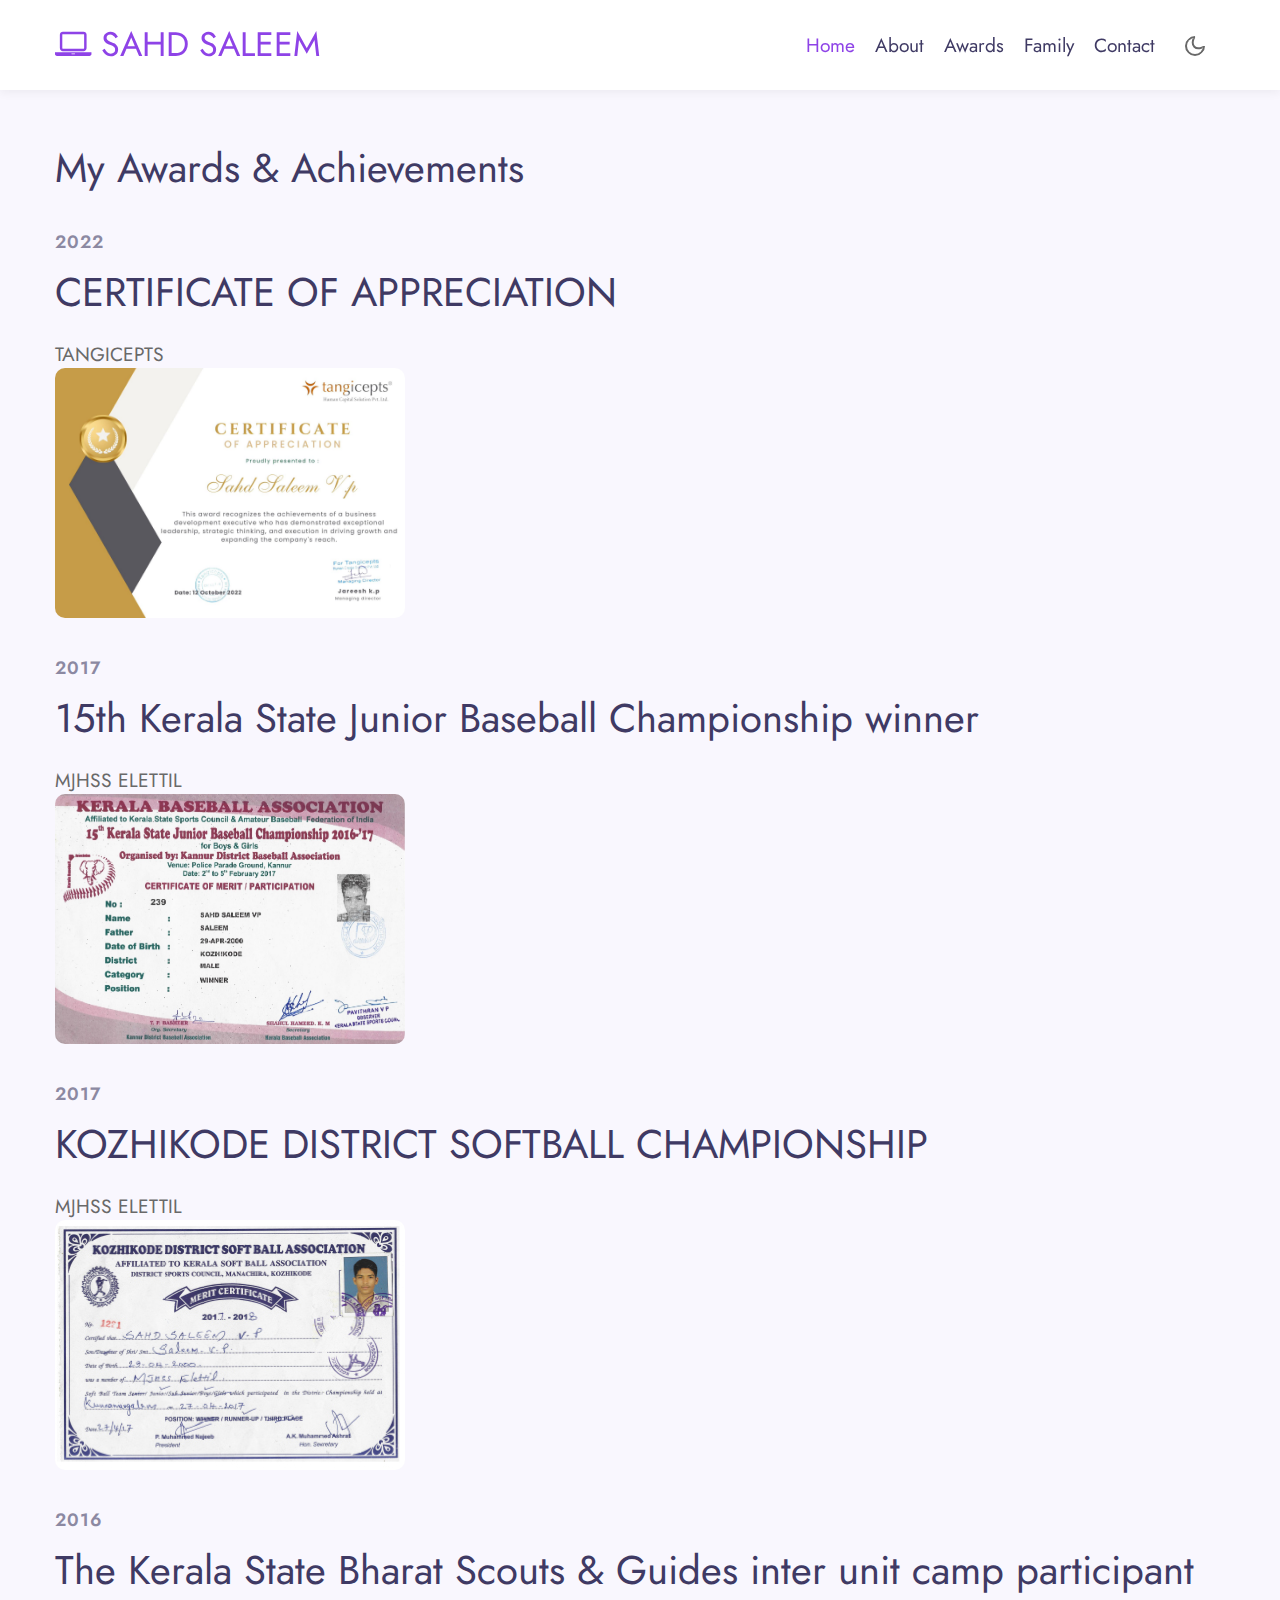
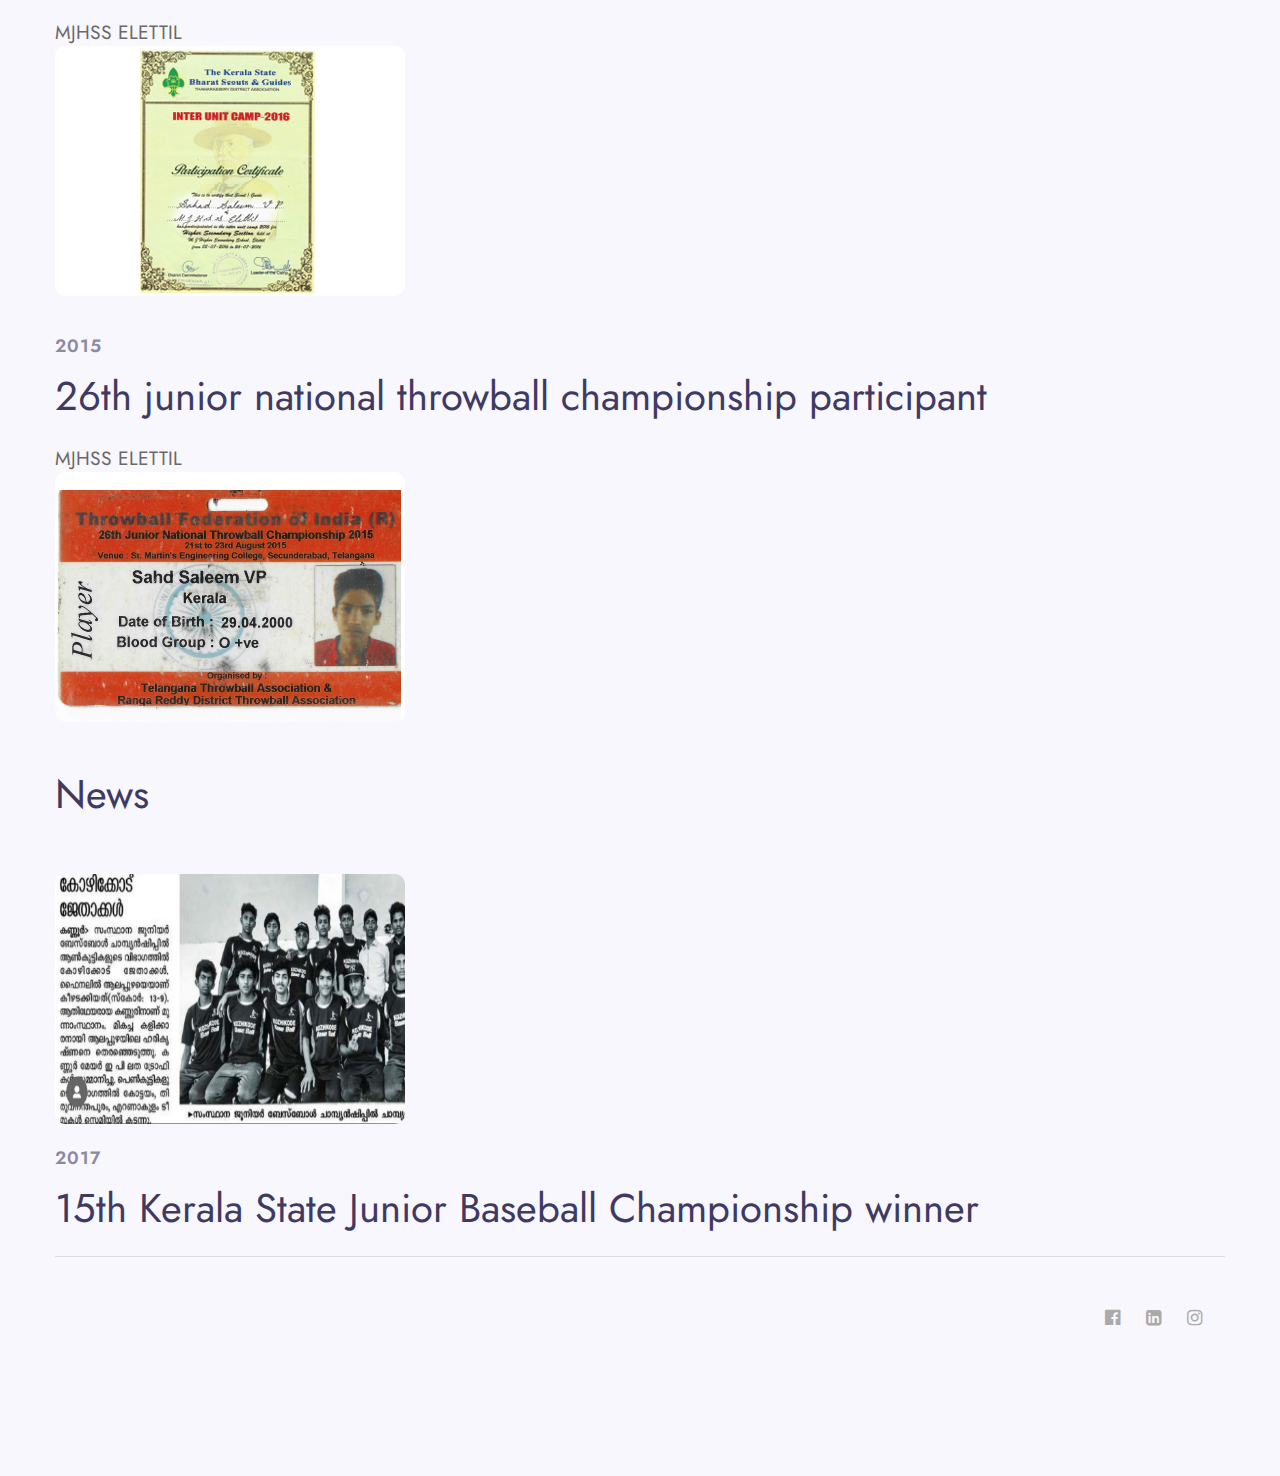
<file: achievements.html>
<!--
Author: W3layouts
Author URL: http://w3layouts.com
-->
<!doctype html>
<html lang="en">

<head>
  <!-- Required meta tags -->
  <meta charset="utf-8">
  <meta name="viewport" content="width=device-width, initial-scale=1, shrink-to-fit=no">

  <title>sahd saleem</title>

  <!-- google fonts -->  
  <link href="//fonts.googleapis.com/css2?family=Jost:wght@300;400;600&display=swap" rel="stylesheet">

  <!-- Template CSS -->
  <link rel="stylesheet" href="assets/css/style-starter.css">
</head>

<body>
<!-- header -->
<header id="site-header" class="fixed-top">
  <div class="container">
      <nav class="navbar navbar-expand-lg stroke">
          <a class="navbar-brand" href="index.html">
              <span class="fa fa-laptop"></span> SAHD SALEEM
          </a>
          <!-- if logo is image enable this   
      <a class="navbar-brand" href="#index.html">
          <img src="image-path" alt="Your logo" title="Your logo" style="height:35px;" />
      </a> -->
          <button class="navbar-toggler  collapsed bg-gradient" type="button" data-toggle="collapse"
              data-target="#navbarTogglerDemo02" aria-controls="navbarTogglerDemo02" aria-expanded="false"
              aria-label="Toggle navigation">
              <span class="navbar-toggler-icon fa icon-expand fa-bars"></span>
              <span class="navbar-toggler-icon fa icon-close fa-times"></span>
              </span>
          </button>

          <div class="collapse navbar-collapse" id="navbarTogglerDemo02">
            <ul class="navbar-nav ml-auto">
                <li class="nav-item active">
                    <a class="nav-link" href="index.html">Home <span class="sr-only">(current)</span></a>
                </li>
                <li class="nav-item @@about__active">
                    <a class="nav-link" href="about.html">About</a>
                </li>
                <!-- <li class="nav-item @@contact__active">
                    <a class="nav-link" href="myventure.html">My Venture</a>
                </li> -->
                <li class="nav-item @@contact__active">
                    <a class="nav-link" href="achievements.html">Awards</a>
                </li>
                <li class="nav-item @@contact__active">
                    <a class="nav-link" href="family.html">family</a>
                </li>
                <li class="nav-item @@contact__active">
                    <a class="nav-link" href="contact.html">Contact</a>
                </li>
            </ul>
        </div>
          <!-- toggle switch for light and dark theme -->
          <div class="mobile-position">
              <nav class="navigation">
                  <div class="theme-switch-wrapper">
                      <label class="theme-switch" for="checkbox">
                          <input type="checkbox" id="checkbox">
                          <div class="mode-container">
                              <i class="gg-sun"></i>
                              <i class="gg-moon"></i>
                          </div>
                      </label>
                  </div>
              </nav>
          </div>
          <!-- //toggle switch for light and dark theme -->
      </nav>
  </div>
</header>
<!-- //header -->





<div class="py-5 w3l-resume">
    <div class="container py-lg-5 py-3">

      <h5 style="margin-top: 3rem;"   class="title-big mb-4">My Awards & Achievements

      </h5>
     

      <h5 style="margin-top: 2rem;" class="title-small mb-2"> 2022
      </h5>
      <h5 class="title-big mb-4">CERTIFICATE OF APPRECIATION
      </h5>
      <p  style="margin-bottom: 0rem;"> TANGICEPTS</p>

      <img src="assets\images\achievements\new.jpg" alt="Your logo" title="Your logo" style="height:250px; width: 350px; margin-top: 0rem;" class="radius-image img-fluid"/>




        <h5 style="margin-top: 2rem;" class="title-small mb-2"> 2017
        </h5>
        <h5 class="title-big mb-4">15th Kerala State Junior Baseball Championship winner 

        </h5>
        <p  style="margin-bottom: 0rem;">MJHSS ELETTIL</p>
        <img src="assets\images\achievements\15th kerala.jpg" alt="Your logo" title="Your logo" style="height:250px; width: 350px; margin-top: 0rem;" class="radius-image img-fluid"/>



        <h5 style="margin-top: 2rem;" class="title-small mb-2"> 2017
        </h5>
        <h5 class="title-big mb-4">KOZHIKODE DISTRICT SOFTBALL CHAMPIONSHIP
        </h5>
        <p  style="margin-bottom: 0rem;">MJHSS ELETTIL</p>

        <img src="assets\images\achievements\subjilla baseball.jpg" alt="Your logo" title="Your logo" style="height:250px; width: 350px; margin-top: 0rem;" class="radius-image img-fluid"/>






        <h5 style="margin-top: 2rem;" class="title-small mb-2"> 2016
        </h5>
        <h5 class="title-big mb-4">The Kerala State
          Bharat Scouts & Guides inter unit camp participant  
        </h5>
        <p  style="margin-bottom: 0rem;">MJHSS ELETTIL</p>


        <img src="assets\images\achievements\scout.jpg" alt="Your logo" title="Your logo" style="height:250px; width: 350px; margin-top: 0rem;" class="radius-image img-fluid"/>





        <h5 style="margin-top: 2rem;" class="title-small mb-2"> 2015
        </h5>
        <h5 class="title-big mb-4">26th junior national throwball championship participant 
        </h5>
        <p  style="margin-bottom: 0rem;">MJHSS ELETTIL</p>


        <img src="assets\images\achievements\throwball.jpg" alt="Your logo" title="Your logo" style="height:250px; width: 350px; margin-top: 0rem;" class="radius-image img-fluid"/>



        <h5 style="margin-top: 3rem;"   class="title-big mb-4">News 

        </h5>




        <img src="assets\images\achievements\news.jpg" alt="Your logo" title="Your logo" style="height:250px; width: 350px; margin-top: 2rem;" class="radius-image img-fluid"/>

        <h5 style="margin-top: 1rem;" class="title-small mb-2"> 2017
        </h5>
        <h5 class="title-big mb-4">15th Kerala State Junior Baseball Championship winner 
        </h5>
     































<!-- contact breadcrumb -->
<!-- /contact1 -->
<!-- <div class="map-iframe">
    <iframe
        src="https://www.google.com/maps/embed?pb=!1m18!1m12!1m3!1d317718.69319292053!2d-0.3817765050863085!3d51.528307984912544!2m3!1f0!2f0!3f0!3m2!1i1024!2i768!4f13.1!3m3!1m2!1s0x47d8a00baf21de75%3A0x52963a5addd52a99!2sLondon%2C+UK!5e0!3m2!1sen!2spl!4v1562654563739!5m2!1sen!2spl"
        width="100%" height="400" frameborder="0" style="border: 0px;" allowfullscreen=""></iframe>
</div> -->
<!-- //contact block -->
<!-- Footer -->
<section class="w3l-footer py-sm-5 py-4">
  <div class="container">
    <div class="footer-content">
      <div class="row">
        <div class="col-lg-8 footer-left">
          <!-- <p class="m-0">Alexander © Copyright 2020. Design by <a href="https://w3layouts.com">W3layouts</a></p> -->
        </div>
        <div class="col-lg-4 footer-right text-lg-right text-center mt-lg-0 mt-3">
          <ul class="social m-0 p-0">
            <li><a href="https://www.facebook.com/sahed.saleem.9" ><span class="fa fa-facebook-official"></span></a></li>
            <li><a href="https://www.linkedin.com/in/sahd-saleem-2b6751236"><span class="fa fa-linkedin-square"></span></a></li>
            <li><a href="https://instagram.com/sahdsaleem?igshid=YmMyMTA2M2Y="><span class="fa fa-instagram"></span></a></li>
            <!-- <li><a href="#twitter"><span class="fa fa-twitter"></span></a></li> -->
          </ul>
        </div>
      </div>
    </div>
  </div>


  <!-- move top -->
  <button onclick="topFunction()" id="movetop" title="Go to top">
    <span class="fa fa-angle-up"></span>
  </button>
  <script>
    // When the user scrolls down 20px from the top of the document, show the button
    window.onscroll = function () {
      scrollFunction()
    };

    function scrollFunction() {
      if (document.body.scrollTop > 20 || document.documentElement.scrollTop > 20) {
        document.getElementById("movetop").style.display = "block";
      } else {
        document.getElementById("movetop").style.display = "none";
      }
    }

    // When the user clicks on the button, scroll to the top of the document
    function topFunction() {
      document.body.scrollTop = 0;
      document.documentElement.scrollTop = 0;
    }
  </script>
  <!-- /move top -->
</section>
<!-- //Footer -->

<!-- all js scripts and files here -->

<script src="assets/js/theme-change.js"></script><!-- theme switch js (light and dark)-->

<script src="assets/js/jquery-3.3.1.min.js"></script><!-- default jQuery -->

<!-- /typig-text-->
<script>
  const typedTextSpan = document.querySelector(".typed-text");
  const cursorSpan = document.querySelector(".cursor");

  const textArray = ["business developer", "Freelancer",];
  const typingDelay = 200;
  const erasingDelay = 10;
  const newTextDelay = 100; // Delay between current and next text
  let textArrayIndex = 0;
  let charIndex = 0;

  function type() {
    if (charIndex < textArray[textArrayIndex].length) {
      if (!cursorSpan.classList.contains("typing")) cursorSpan.classList.add("typing");
      typedTextSpan.textContent += textArray[textArrayIndex].charAt(charIndex);
      charIndex++;
      setTimeout(type, typingDelay);
    } else {
      cursorSpan.classList.remove("typing");
      setTimeout(erase, newTextDelay);
    }
  }

  function erase() {
    if (charIndex > 0) {
      // add class 'typing' if there's none
      if (!cursorSpan.classList.contains("typing")) {
        cursorSpan.classList.add("typing");
      }
      typedTextSpan.textContent = textArray[textArrayIndex].substring(0, 0);
      charIndex--;
      setTimeout(erase, erasingDelay);
    } else {
      cursorSpan.classList.remove("typing");
      textArrayIndex++;
      if (textArrayIndex >= textArray.length) textArrayIndex = 0;
      setTimeout(type, typingDelay);
    }
  }

  document.addEventListener("DOMContentLoaded", function () { // On DOM Load initiate the effect
    if (textArray.length) setTimeout(type, newTextDelay + 250);
  });
</script>
<!-- //typig-text-->

<!-- services owlcarousel -->
<script src="assets/js/owl.carousel.js"></script>

<!-- script for services -->
<script>
  $(document).ready(function () {
    $('.owl-two').owlCarousel({
      loop: true,
      margin: 30,
      nav: false,
      responsiveClass: true,
      autoplay: false,
      autoplayTimeout: 5000,
      autoplaySpeed: 1000,
      autoplayHoverPause: false,
      responsive: {
        0: {
          items: 1,
          nav: false
        },
        480: {
          items: 1,
          nav: false
        },
        700: {
          items: 1,
          nav: false
        },
        1090: {
          items: 3,
          nav: false
        }
      }
    })
  })
</script>
<!-- //script for services -->

<!-- script for tesimonials carousel slider -->
<script>
  $(document).ready(function () {
    $("#owl-demo1").owlCarousel({
      loop: true,
      margin: 20,
      nav: false,
      responsiveClass: true,
      responsive: {
        0: {
          items: 1,
          nav: false
        },
        736: {
          items: 1,
          nav: false
        },
        1000: {
          items: 2,
          nav: false,
          loop: false
        }
      }
    })
  })
</script>
<!-- //script for tesimonials carousel slider -->

<!-- video popup -->
<script src="assets/js/jquery.magnific-popup.min.js"></script>
<script>
  $(document).ready(function () {
    $('.popup-with-zoom-anim').magnificPopup({
      type: 'inline',

      fixedContentPos: false,
      fixedBgPos: true,

      overflowY: 'auto',

      closeBtnInside: true,
      preloader: false,

      midClick: true,
      removalDelay: 300,
      mainClass: 'my-mfp-zoom-in'
    });

    $('.popup-with-move-anim').magnificPopup({
      type: 'inline',

      fixedContentPos: false,
      fixedBgPos: true,

      overflowY: 'auto',

      closeBtnInside: true,
      preloader: false,

      midClick: true,
      removalDelay: 300,
      mainClass: 'my-mfp-slide-bottom'
    });
  });
</script>
<!-- //video popup -->

<!-- stats number counter-->
<script src="assets/js/jquery.waypoints.min.js"></script>
<script src="assets/js/jquery.countup.js"></script>
<script>
  $('.counter').countUp();
</script>
<!-- //stats number counter -->

<!-- disable body scroll which navbar is in active -->
<script>
  $(function () {
    $('.navbar-toggler').click(function () {
      $('body').toggleClass('noscroll');
    })
  });
</script>
<!-- disable body scroll which navbar is in active -->

<!--/MENU-JS-->
<script>
  $(window).on("scroll", function () {
    var scroll = $(window).scrollTop();

    if (scroll >= 80) {
      $("#site-header").addClass("nav-fixed");
    } else {
      $("#site-header").removeClass("nav-fixed");
    }
  });

  //Main navigation Active Class Add Remove
  $(".navbar-toggler").on("click", function () {
    $("header").toggleClass("active");
  });
  $(document).on("ready", function () {
    if ($(window).width() > 991) {
      $("header").removeClass("active");
    }
    $(window).on("resize", function () {
      if ($(window).width() > 991) {
        $("header").removeClass("active");
      }
    });
  });
</script>
<!--//MENU-JS-->

<!-- bootstrap js -->
<script src="assets/js/bootstrap.min.js"></script>

</body>

</html>
</file>
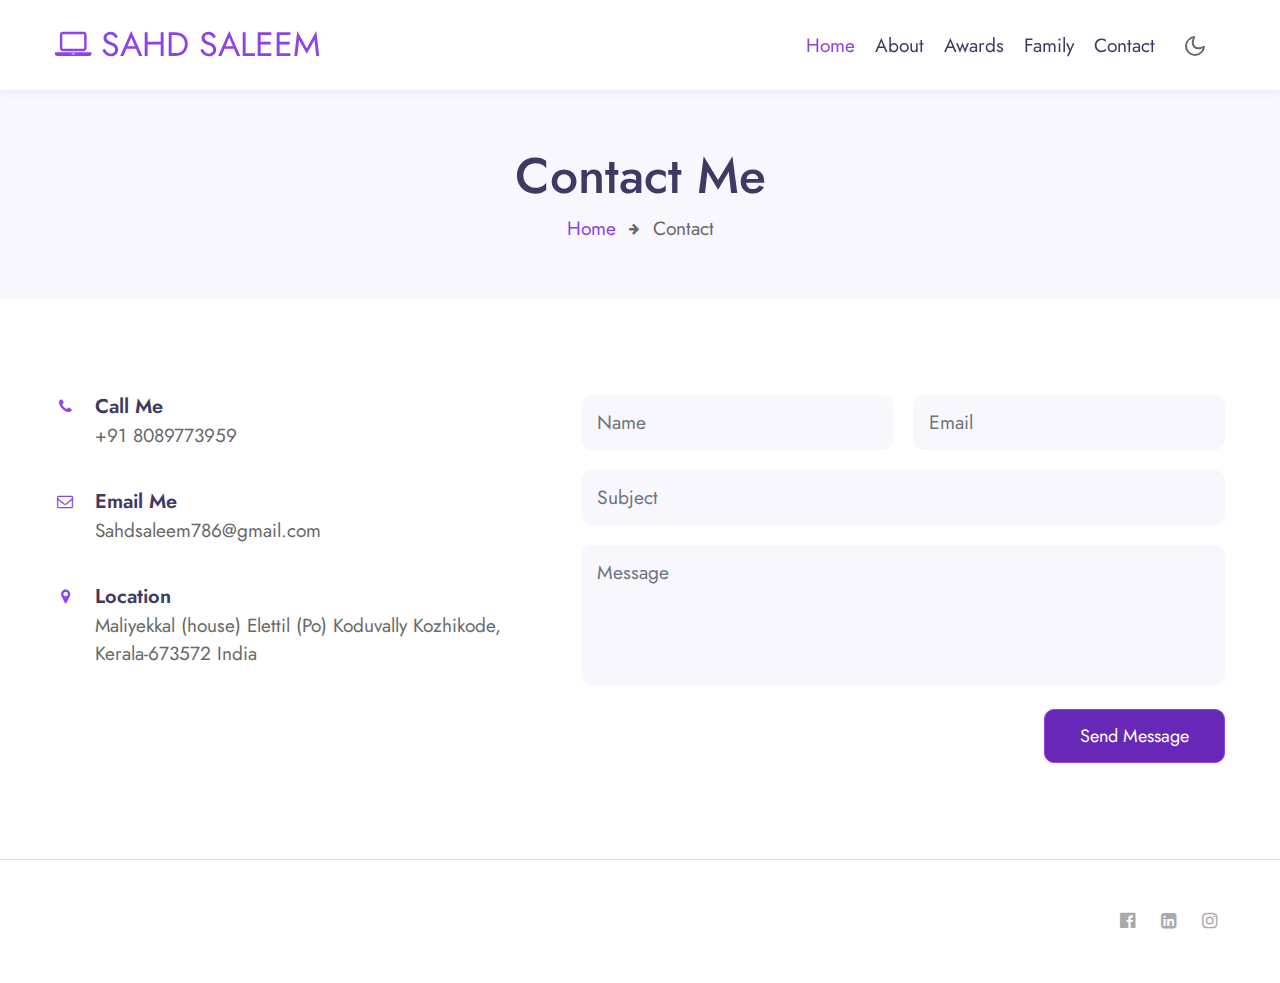
<file: contact.html>
<!--
Author: W3layouts
Author URL: http://w3layouts.com
-->
<!doctype html>
<html lang="en">

<head>
  <!-- Required meta tags -->
  <meta charset="utf-8">
  <meta name="viewport" content="width=device-width, initial-scale=1, shrink-to-fit=no">

  <title>sahd saleem</title>

  <!-- google fonts -->  
  <link href="//fonts.googleapis.com/css2?family=Jost:wght@300;400;600&display=swap" rel="stylesheet">

  <!-- Template CSS -->
  <link rel="stylesheet" href="assets/css/style-starter.css">
</head>

<body>
<!-- header -->
<header id="site-header" class="fixed-top">
  <div class="container">
      <nav class="navbar navbar-expand-lg stroke">
          <a class="navbar-brand" href="index.html">
              <span class="fa fa-laptop"></span> SAHD SALEEM
          </a>
          <!-- if logo is image enable this   
      <a class="navbar-brand" href="#index.html">
          <img src="image-path" alt="Your logo" title="Your logo" style="height:35px;" />
      </a> -->
          <button class="navbar-toggler  collapsed bg-gradient" type="button" data-toggle="collapse"
              data-target="#navbarTogglerDemo02" aria-controls="navbarTogglerDemo02" aria-expanded="false"
              aria-label="Toggle navigation">
              <span class="navbar-toggler-icon fa icon-expand fa-bars"></span>
              <span class="navbar-toggler-icon fa icon-close fa-times"></span>
              </span>
          </button>

          <div class="collapse navbar-collapse" id="navbarTogglerDemo02">
            <ul class="navbar-nav ml-auto">
                <li class="nav-item active">
                    <a class="nav-link" href="index.html">Home <span class="sr-only">(current)</span></a>
                </li>
                <li class="nav-item @@about__active">
                    <a class="nav-link" href="about.html">About</a>
                </li>
                <!-- <li class="nav-item @@contact__active">
                    <a class="nav-link" href="myventure.html">My Venture</a>
                </li> -->
                <li class="nav-item @@contact__active">
                    <a class="nav-link" href="achievements.html">Awards</a>
                </li>
                <li class="nav-item @@contact__active">
                    <a class="nav-link" href="family.html">family</a>
                </li>
                <li class="nav-item @@contact__active">
                    <a class="nav-link" href="contact.html">Contact</a>
                </li>
            </ul>
        </div>
          <!-- toggle switch for light and dark theme -->
          <div class="mobile-position">
              <nav class="navigation">
                  <div class="theme-switch-wrapper">
                      <label class="theme-switch" for="checkbox">
                          <input type="checkbox" id="checkbox">
                          <div class="mode-container">
                              <i class="gg-sun"></i>
                              <i class="gg-moon"></i>
                          </div>
                      </label>
                  </div>
              </nav>
          </div>
          <!-- //toggle switch for light and dark theme -->
      </nav>
  </div>
</header>
<!-- //header -->

<!-- contact breadcrumb -->
<section class="w3l-about-breadcrumb text-center">
    <div class="breadcrumb-bg breadcrumb-bg-about py-sm-5 py-4">
        <div class="container py-2">
            <h2 class="title">Contact Me</h2>
            <ul class="breadcrumbs-custom-path mt-2">
                <li><a href="#url">Home</a></li>
                <li class="active"><span class="fa fa-arrow-right mx-2" aria-hidden="true"></span> Contact </li>
            </ul>
        </div>
    </div>
</section>
<!-- contact breadcrumb -->

<!-- contact block -->
<!-- contact1 -->
<section class="w3l-contact-1 py-5">
    <div class="contacts-9 py-lg-5 py-md-4">
        <div class="container">
            <div class="d-grid contact-view">
                <div class="cont-details">
                    <div class="cont-top">
                        <div class="cont-left text-center">
                            <span class="fa fa-phone text-primary"></span>
                        </div>
                        <div class="cont-right">
                            <h6>Call Me</h6>
                            <p><a href="tel:+91 8089773959">+91 8089773959</a></p>
                        </div>
                    </div>
                    <div class="cont-top margin-up">
                        <div class="cont-left text-center">
                            <span class="fa fa-envelope-o text-primary"></span>
                        </div>
                        <div class="cont-right">
                            <h6>Email Me</h6>
                            <p><a href="mailto:Sahdsaleem786@gmail.com" class="mail">Sahdsaleem786@gmail.com</a></p>
                        </div>
                    </div>
                    <div class="cont-top margin-up">
                        <div class="cont-left text-center">
                            <span class="fa fa-map-marker text-primary"></span>
                        </div>
                        <div class="cont-right">
                            <h6>Location</h6>
                            <p>Maliyekkal (house)
                              Elettil (Po)
                              Koduvally
                              Kozhikode, Kerala-673572
                              India
                              </p>
                        </div>
                    </div>
                </div>
                <div class="map-content-9">
                    <form action="https://sendmail.w3layouts.com/submitForm" method="post">
                        <div class="twice-two">
                            <input type="text" class="form-control" name="w3lName" id="w3lName" placeholder="Name"
                                required="">
                            <input type="email" class="form-control" name="w3lSender" id="w3lSender" placeholder="Email"
                                required="">
                        </div>
                        <div class="twice">
                            <input type="text" class="form-control" name="w3lSubject" id="w3lSubject"
                                placeholder="Subject" required="">
                        </div>
                        <textarea name="w3lMessage" class="form-control" id="w3lMessage" placeholder="Message"
                            required=""></textarea>
                        <div class="text-right">
                            <button type="submit" class="btn btn-primary btn-style mt-4">Send Message</button>
                        </div>
                    </form>
                </div>
            </div>
        </div>
    </div>
</section>
<!-- /contact1 -->
<!-- <div class="map-iframe">
    <iframe
        src="https://www.google.com/maps/embed?pb=!1m18!1m12!1m3!1d317718.69319292053!2d-0.3817765050863085!3d51.528307984912544!2m3!1f0!2f0!3f0!3m2!1i1024!2i768!4f13.1!3m3!1m2!1s0x47d8a00baf21de75%3A0x52963a5addd52a99!2sLondon%2C+UK!5e0!3m2!1sen!2spl!4v1562654563739!5m2!1sen!2spl"
        width="100%" height="400" frameborder="0" style="border: 0px;" allowfullscreen=""></iframe>
</div> -->
<!-- //contact block -->
<!-- Footer -->
<section class="w3l-footer py-sm-5 py-4">
  <div class="container">
    <div class="footer-content">
      <div class="row">
        <div class="col-lg-8 footer-left">
          <!-- <p class="m-0">Alexander © Copyright 2020. Design by <a href="https://w3layouts.com">W3layouts</a></p> -->
        </div>
        <div class="col-lg-4 footer-right text-lg-right text-center mt-lg-0 mt-3">
          <ul class="social m-0 p-0">
            <li><a href="https://www.facebook.com/sahed.saleem.9" ><span class="fa fa-facebook-official"></span></a></li>
            <li><a href="https://www.linkedin.com/in/sahd-saleem-2b6751236"><span class="fa fa-linkedin-square"></span></a></li>
            <li><a href="https://instagram.com/sahdsaleem?igshid=YmMyMTA2M2Y="><span class="fa fa-instagram"></span></a></li>
            <!-- <li><a href="#twitter"><span class="fa fa-twitter"></span></a></li> -->
          </ul>
        </div>
      </div>
    </div>
  </div>


  <!-- move top -->
  <button onclick="topFunction()" id="movetop" title="Go to top">
    <span class="fa fa-angle-up"></span>
  </button>
  <script>
    // When the user scrolls down 20px from the top of the document, show the button
    window.onscroll = function () {
      scrollFunction()
    };

    function scrollFunction() {
      if (document.body.scrollTop > 20 || document.documentElement.scrollTop > 20) {
        document.getElementById("movetop").style.display = "block";
      } else {
        document.getElementById("movetop").style.display = "none";
      }
    }

    // When the user clicks on the button, scroll to the top of the document
    function topFunction() {
      document.body.scrollTop = 0;
      document.documentElement.scrollTop = 0;
    }
  </script>
  <!-- /move top -->
</section>
<!-- //Footer -->

<!-- all js scripts and files here -->

<script src="assets/js/theme-change.js"></script><!-- theme switch js (light and dark)-->

<script src="assets/js/jquery-3.3.1.min.js"></script><!-- default jQuery -->

<!-- /typig-text-->
<script>
  const typedTextSpan = document.querySelector(".typed-text");
  const cursorSpan = document.querySelector(".cursor");

  const textArray = ["business developer", "Freelancer",];
  const typingDelay = 200;
  const erasingDelay = 10;
  const newTextDelay = 100; // Delay between current and next text
  let textArrayIndex = 0;
  let charIndex = 0;

  function type() {
    if (charIndex < textArray[textArrayIndex].length) {
      if (!cursorSpan.classList.contains("typing")) cursorSpan.classList.add("typing");
      typedTextSpan.textContent += textArray[textArrayIndex].charAt(charIndex);
      charIndex++;
      setTimeout(type, typingDelay);
    } else {
      cursorSpan.classList.remove("typing");
      setTimeout(erase, newTextDelay);
    }
  }

  function erase() {
    if (charIndex > 0) {
      // add class 'typing' if there's none
      if (!cursorSpan.classList.contains("typing")) {
        cursorSpan.classList.add("typing");
      }
      typedTextSpan.textContent = textArray[textArrayIndex].substring(0, 0);
      charIndex--;
      setTimeout(erase, erasingDelay);
    } else {
      cursorSpan.classList.remove("typing");
      textArrayIndex++;
      if (textArrayIndex >= textArray.length) textArrayIndex = 0;
      setTimeout(type, typingDelay);
    }
  }

  document.addEventListener("DOMContentLoaded", function () { // On DOM Load initiate the effect
    if (textArray.length) setTimeout(type, newTextDelay + 250);
  });
</script>
<!-- //typig-text-->

<!-- services owlcarousel -->
<script src="assets/js/owl.carousel.js"></script>

<!-- script for services -->
<script>
  $(document).ready(function () {
    $('.owl-two').owlCarousel({
      loop: true,
      margin: 30,
      nav: false,
      responsiveClass: true,
      autoplay: false,
      autoplayTimeout: 5000,
      autoplaySpeed: 1000,
      autoplayHoverPause: false,
      responsive: {
        0: {
          items: 1,
          nav: false
        },
        480: {
          items: 1,
          nav: false
        },
        700: {
          items: 1,
          nav: false
        },
        1090: {
          items: 3,
          nav: false
        }
      }
    })
  })
</script>
<!-- //script for services -->

<!-- script for tesimonials carousel slider -->
<script>
  $(document).ready(function () {
    $("#owl-demo1").owlCarousel({
      loop: true,
      margin: 20,
      nav: false,
      responsiveClass: true,
      responsive: {
        0: {
          items: 1,
          nav: false
        },
        736: {
          items: 1,
          nav: false
        },
        1000: {
          items: 2,
          nav: false,
          loop: false
        }
      }
    })
  })
</script>
<!-- //script for tesimonials carousel slider -->

<!-- video popup -->
<script src="assets/js/jquery.magnific-popup.min.js"></script>
<script>
  $(document).ready(function () {
    $('.popup-with-zoom-anim').magnificPopup({
      type: 'inline',

      fixedContentPos: false,
      fixedBgPos: true,

      overflowY: 'auto',

      closeBtnInside: true,
      preloader: false,

      midClick: true,
      removalDelay: 300,
      mainClass: 'my-mfp-zoom-in'
    });

    $('.popup-with-move-anim').magnificPopup({
      type: 'inline',

      fixedContentPos: false,
      fixedBgPos: true,

      overflowY: 'auto',

      closeBtnInside: true,
      preloader: false,

      midClick: true,
      removalDelay: 300,
      mainClass: 'my-mfp-slide-bottom'
    });
  });
</script>
<!-- //video popup -->

<!-- stats number counter-->
<script src="assets/js/jquery.waypoints.min.js"></script>
<script src="assets/js/jquery.countup.js"></script>
<script>
  $('.counter').countUp();
</script>
<!-- //stats number counter -->

<!-- disable body scroll which navbar is in active -->
<script>
  $(function () {
    $('.navbar-toggler').click(function () {
      $('body').toggleClass('noscroll');
    })
  });
</script>
<!-- disable body scroll which navbar is in active -->

<!--/MENU-JS-->
<script>
  $(window).on("scroll", function () {
    var scroll = $(window).scrollTop();

    if (scroll >= 80) {
      $("#site-header").addClass("nav-fixed");
    } else {
      $("#site-header").removeClass("nav-fixed");
    }
  });

  //Main navigation Active Class Add Remove
  $(".navbar-toggler").on("click", function () {
    $("header").toggleClass("active");
  });
  $(document).on("ready", function () {
    if ($(window).width() > 991) {
      $("header").removeClass("active");
    }
    $(window).on("resize", function () {
      if ($(window).width() > 991) {
        $("header").removeClass("active");
      }
    });
  });
</script>
<!--//MENU-JS-->

<!-- bootstrap js -->
<script src="assets/js/bootstrap.min.js"></script>

</body>

</html>
</file>
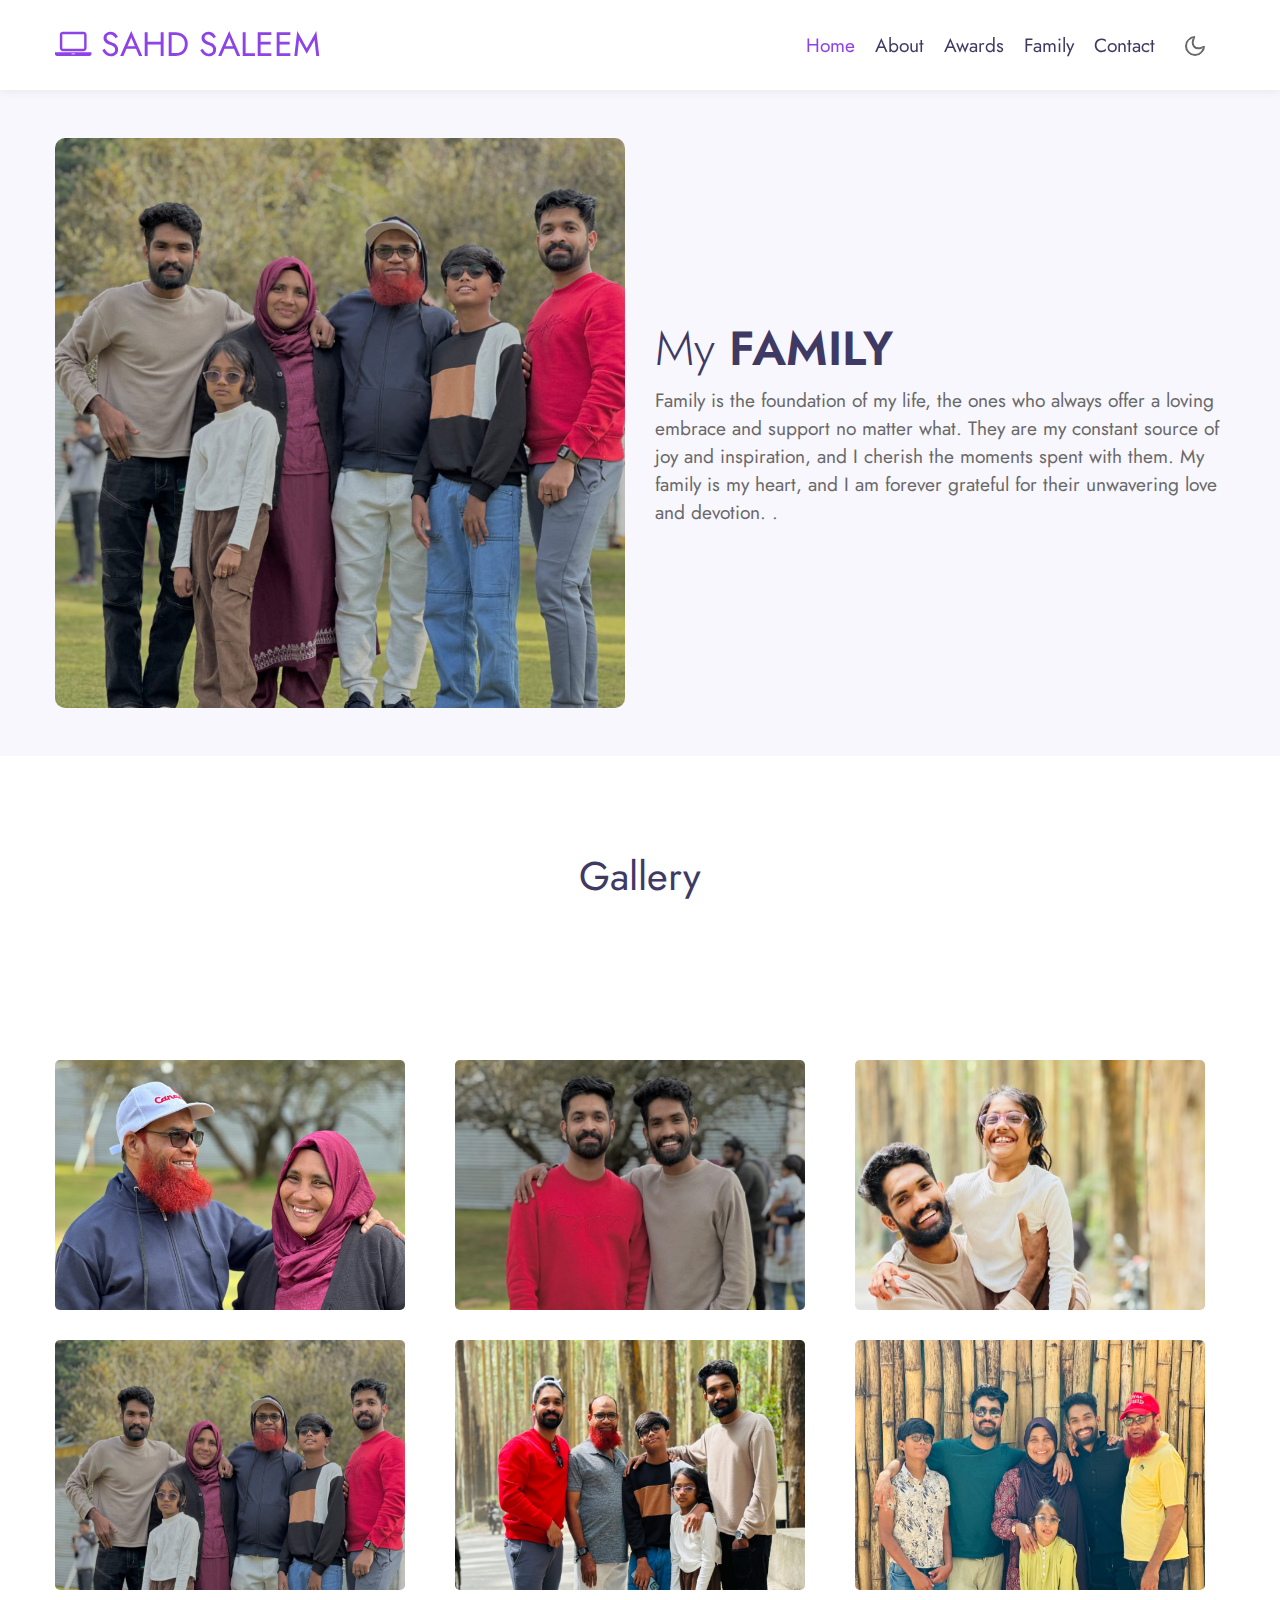
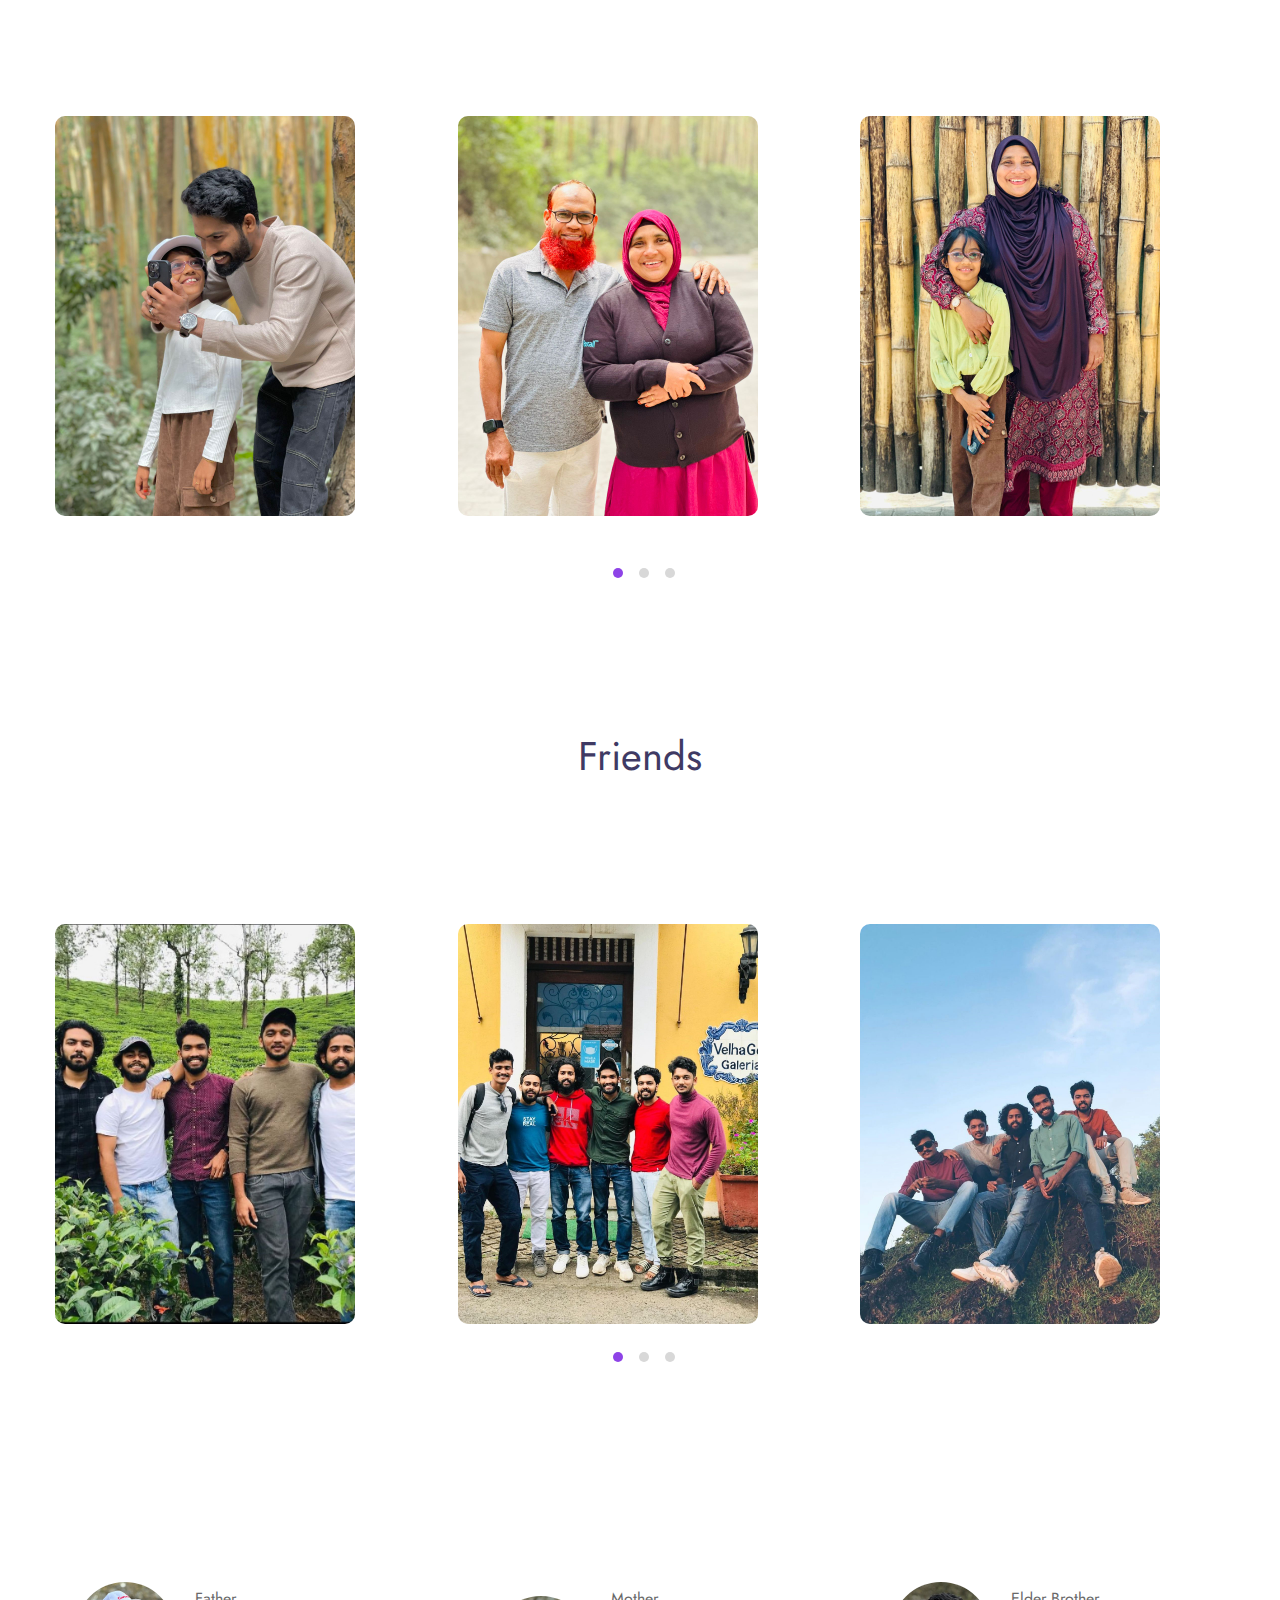
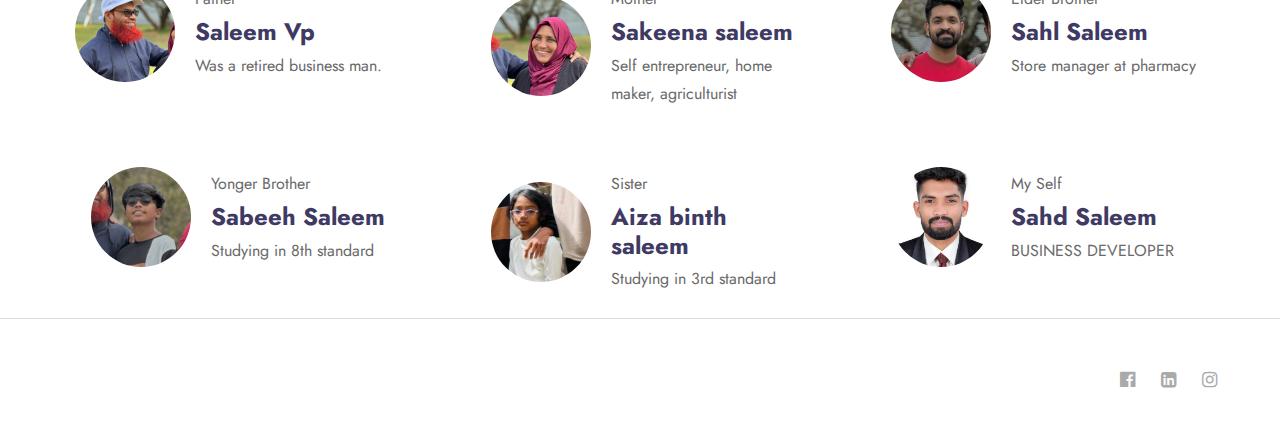
<file: family.html>
<!--
Author: W3layouts
Author URL: http://w3layouts.com
-->
<!doctype html>
<html lang="en">

<head>
  <!-- Required meta tags -->
  <meta charset="utf-8">
  <meta name="viewport" content="width=device-width, initial-scale=1, shrink-to-fit=no">

  <title>sahd saleem</title>

  <!-- google fonts -->  
  <link href="//fonts.googleapis.com/css2?family=Jost:wght@300;400;600&display=swap" rel="stylesheet">

  <!-- Template CSS -->
  <link rel="stylesheet" href="assets/css/style-starter.css">
  <style>
    .gallery-img {
        border-radius: 5px;
        margin-bottom: 30px;
    }

    @media screen and (max-width: 767px) {
        .gallery-img {
            width: 100%;
        }
    }

    .image-container {
  position: relative;
  display: inline-block;
}

.caption {
  position: absolute;
  top: 0;
  left: 0;
  right: 0;
  bottom: 0;
  opacity: 0;
  background-color: rgba(255, 255, 255, 0.8);
  text-align: center;
  transition: opacity 0.5s;
}

.caption p {
  margin-top: 50%;
  transform: translateY(-50%);
}

.image-container:hover .caption {
  opacity: 1;
}

/* //sinan */

.person-card {
  display: flex;
  flex-direction: row;
  justify-content: center;
  align-items: center;
  margin: 20px;
}

.person-card img {
  width: 100px;
  height: 100px;
  object-fit: cover;
  border-radius: 50%;
  margin-right: 20px;
}

.person-info {
  flex: 1;
}

.person-info h2 {
  font-size: 24px;
  font-weight: bold;
  margin: 0;
}

.person-info p {
  font-size: 16px;
  margin: 5px 0;
}




</style>
</head>

<body>
<!-- header -->
<header id="site-header" class="fixed-top">
  <div class="container">
      <nav class="navbar navbar-expand-lg stroke">
          <a class="navbar-brand" href="index.html">
              <span class="fa fa-laptop"></span> SAHD SALEEM
          </a>
          <!-- if logo is image enable this   
      <a class="navbar-brand" href="#index.html">
          <img src="image-path" alt="Your logo" title="Your logo" style="height:35px;" />
      </a> -->
          <button class="navbar-toggler  collapsed bg-gradient" type="button" data-toggle="collapse"
              data-target="#navbarTogglerDemo02" aria-controls="navbarTogglerDemo02" aria-expanded="false"
              aria-label="Toggle navigation">
              <span class="navbar-toggler-icon fa icon-expand fa-bars"></span>
              <span class="navbar-toggler-icon fa icon-close fa-times"></span>
              </span>
          </button>

          <div class="collapse navbar-collapse" id="navbarTogglerDemo02">
            <ul class="navbar-nav ml-auto">
                <li class="nav-item active">
                    <a class="nav-link" href="index.html">Home <span class="sr-only">(current)</span></a>
                </li>
                <li class="nav-item @@about__active">
                    <a class="nav-link" href="about.html">About</a>
                </li>
                <!-- <li class="nav-item @@contact__active">
                    <a class="nav-link" href="myventure.html">My Venture</a>
                </li> -->
                <li class="nav-item @@contact__active">
                    <a class="nav-link" href="achievements.html">Awards</a>
                </li>
                <li class="nav-item @@contact__active">
                    <a class="nav-link" href="family.html">family</a>
                </li>
                <li class="nav-item @@contact__active">
                    <a class="nav-link" href="contact.html">Contact</a>
                </li>
            </ul>
        </div>
          <!-- toggle switch for light and dark theme -->
          <div class="mobile-position">
              <nav class="navigation">
                  <div class="theme-switch-wrapper">
                      <label class="theme-switch" for="checkbox">
                          <input type="checkbox" id="checkbox">
                          <div class="mode-container">
                              <i class="gg-sun"></i>
                              <i class="gg-moon"></i>
                          </div>
                      </label>
                  </div>
              </nav>
          </div>
          <!-- //toggle switch for light and dark theme -->
      </nav>
  </div>
</header>
<!-- //header -->

<section id="home" class="w3l-banner py-5">
  <div class="container">
      <div class="row align-items-center">
        <div class="col-lg-6 col-md-8 col-sm-10 mt-lg-0 mt-4">
          <div class="img-effect text-lg-center">
              <img  src="assets\images\family\main.jpg" alt="myphoto" class="radius-image img-fluid"">
          </div>
      </div>
          <div class="col-lg-6 col-sm-12 mt-lg-0 mt-4">
              <h1 class="mb-2 title"> <span>My</span> FAMILY</h1>
              <p>
                Family is the foundation of my life, the ones who always offer a loving embrace and support no matter what. They are my constant source of joy and inspiration, and I cherish the moments spent with them. My family is my heart, and I am forever grateful for their unwavering love and devotion.

                .</p>
          </div>
          
      </div>
  </div>
</section>


<h1 style="padding-left: 2rem; padding-right: 2rem;margin-top: 6rem; " class="title-big text-center mb-sm-5 mb-4"> <span></span> Gallery

</h1>





<div style="margin-top: 10rem;" class="container">
    <div class="row">
        <div class="col-md-4 col-sm-6">
            <img style="height: 250px; width: 350px;"  src="assets\images\family\myphoto1.jpg" alt="Image 1" class="gallery-img">
            
        </div>
        
     


        <div class="col-md-4 col-sm-6">
            <img style="height: 250px; width: 350px;"src="assets\images\family\WhatsApp Image 2023-04-18 at 14.19.02.jpg" alt="Image 2" class="gallery-img">
        </div>
        <div class="col-md-4 col-sm-6">
            <img style="height: 250px; width: 350px;"src="assets\images\family\WhatsApp Image 2023-04-18 at 14.19.05.jpg" alt="Image 3" class="gallery-img">
        </div>
        <div class="col-md-4 col-sm-6">
            <img style="height: 250px; width: 350px;"src="assets\images\family\WhatsApp Image 2023-04-18 at 14.19.07.jpg" alt="Image 4" class="gallery-img">
        </div>
        <div class="col-md-4 col-sm-6">
            <img style="height: 250px; width: 350px;"src="assets\images\family\WhatsApp Image 2023-04-18 at 14.19.08.jpg" alt="Image 5" class="gallery-img">
        </div>
        <div class="col-md-4 col-sm-6">
          <img style="height: 250px; width: 350px;" src="assets\images\family\WhatsApp Image 2023-04-18 at 14.19.10.jpg" alt="Image 6" class="gallery-img">
      </div>
    </div>
</div>


<section class="w3l-services">
  <div class="blog py-5" id="services">
      <div class="container py-lg-5">
          <div class="row">
              <div class="col-md-12 mx-auto pr-2">
                  <div class="owl-two owl-carousel owl-theme">



                    <div class="item">
                      <div >
                            <div style="height: 400px; width: 300px;">
                              <img class="radius-image img-fluid" src="assets\images\family 2\1.jpg" alt="your-image-description" style="height: 400px; width: 300px;" >
                            </div>
                          </div>
                    </div>

                    <div class="item">
                      <div >
                            <div style="height: 400px; width: 300px;">
                              <img class="radius-image img-fluid" src="assets\images\family 2\2.jpg" alt="your-image-description" style="height: 400px; width: 300px;" >
                            </div>
                          </div>
                    </div>

                    <div class="item">
                      <div >
                            <div style="height: 400px; width: 300px;">
                              <img class="radius-image img-fluid" src="assets\images\family 2\3.jpg" alt="your-image-description" style="height: 400px; width: 300px;" >
                            </div>
                          </div>
                    </div>

                    <div class="item">
                      <div >
                            <div style="height: 400px; width: 300px;">
                              <img class="radius-image img-fluid" src="assets\images\family 2\4.jpg" alt="your-image-description" style="height: 400px; width: 300px;" >
                            </div>
                          </div>
                    </div>

                    <div class="item">
                      <div >
                            <div style="height: 400px; width: 300px;">
                              <img class="radius-image img-fluid" src="assets\images\family 2\5.jpg" alt="your-image-description" style="height: 400px; width: 300px;" >
                            </div>
                          </div>ard
                    </div>

                    <div class="item">
                      <div >
                            <div style="height: 400px; width: 300px;">
                              <img class="radius-image img-fluid" src="assets\images\family 2\6.jpg" alt="your-image-description" style="height: 400px; width: 300px;" >
                            </div>
                          </div>
                    </div>

                    <div class="item">
                      <div >
                            <div style="height: 400px; width: 300px;">
                              <img class="radius-image img-fluid" src="assets\images\family 2\7.jpg" alt="your-image-description" style="height: 400px; width: 300px;" >
                            </div>
                          </div>
                    </div>

                    <div class="item">
                      <div >
                            <div style="height: 400px; width: 300px;">
                              <img class="radius-image img-fluid" src="assets\images\family 2\8.jpg" alt="your-image-description" style="height: 400px; width: 300px;" >
                            </div>
                          </div>
                    </div>

                 

              </div>
          </div>
          <div class="mt-5 text-more">
             
          </div>
      </div>
  </div>
</section>




<h1 style="padding-left: 2rem; padding-right: 2rem;margin-top: 6rem; " class="title-big text-center mb-sm-5 mb-4"> <span></span> Friends

</h1>




<section class="w3l-services">
  <div class="blog py-5" id="services">
      <div class="container py-lg-5">
          <div class="row">
              <div class="col-md-12 mx-auto pr-2">
                  <div class="owl-two owl-carousel owl-theme">



                    <div class="item">
                      <div >
                            <div style="height: 400px; width: 300px;">
                              <img class="radius-image img-fluid" src="assets\images\friends\7.jpg" alt="your-image-description" style="height: 400px; width: 300px;" >
                            </div>
                          </div>
                    </div>

                    <div class="item">
                      <div >
                            <div style="height: 400px; width: 300px;">
                              <img class="radius-image img-fluid" src="assets\images\friends\2.jpg" alt="your-image-description" style="height: 400px; width: 300px;" >
                            </div>
                          </div>
                    </div>

                    <div class="item">
                      <div >
                            <div style="height: 400px; width: 300px;">
                              <img class="radius-image img-fluid" src="assets\images\friends\3.jpg" alt="your-image-description" style="height: 400px; width: 300px;" >
                            </div>
                          </div>
                    </div>

                    <div class="item">
                      <div >
                            <div style="height: 400px; width: 300px;">
                              <img class="radius-image img-fluid" src="assets\images\friends\4.jpg" alt="your-image-description" style="height: 400px; width: 300px;" >
                            </div>
                          </div>
                    </div>

                    <div class="item">
                      <div >
                            <div style="height: 400px; width: 300px;">
                              <img class="radius-image img-fluid" src="assets\images\friends\5.jpg" alt="your-image-description" style="height: 400px; width: 300px;" >
                            </div>
                          </div>
                    </div>

                    <div class="item">
                      <div >
                            <div style="height: 400px; width: 300px;">
                              <img class="radius-image img-fluid" src="assets\images\friends\6.jpg" alt="your-image-description" style="height: 400px; width: 300px;" >
                            </div>
                          </div>
                    </div>

                    <div class="item">
                      <div >
                            <div style="height: 400px; width: 300px;">
                              <img class="radius-image img-fluid" src="assets\images\friends\1.jpg" alt="your-image-description" style="height: 400px; width: 300px;" >
                            </div>
                          </div>
                    </div>

                  
                 

              </div>
          </div>
          <div class="mt-5 text-more">
             
          </div>
      </div>
  </div>
</section>
























<div style="margin-top: 8rem;"  class="container">
  <div class="row">
    <div class="col-md-4 col-sm-6">
      <div style="margin-top: 2rem;" class="person-card">
        <img src="assets\images\family\father.jpg" alt="person-image">
        <div class="person-info">
        
          <p>Father 
          </p>
          <h2>Saleem Vp
          </h2>
          <p>Was a retired business man.
          </p>
        </div>
      </div>
    </div>
    <div class="col-md-4 col-sm-6">
      <div style="padding-left: 1rem;margin-top: 2rem;" class="person-card">
        <img src="assets\images\family\mother.jpg" alt="person-image">
        <div class="person-info">
          <p>Mother  
          </p>
          <h2>Sakeena saleem 

          </h2>
          <p>Self entrepreneur, home maker, agriculturist

          </p>        </div>
      </div>    </div>
    <div class="col-md-4 col-sm-6">
      <div style="padding-left: 1rem;margin-top: 2rem;" class="person-card">
        <img src="assets\images\family\brother.jpg" alt="person-image">
        <div class="person-info">
          <p>Elder Brother
          </p>
          <h2>Sahl Saleem

          </h2>
          <p>Store manager at pharmacy 
          </p>        </div>
      </div>    </div>
    <div class="col-md-4 col-sm-6">
      <div style="padding-left: 1rem;margin-top: 2rem;" class="person-card">
        <img src="assets\images\family\sm brother.jpg" alt="person-image">
        <div class="person-info">
          <p>Yonger Brother
 
          </p>
          <h2>Sabeeh Saleem 
          </h2>
          <p>Studying in 8th standard 

          </p>        </div>
      </div>    </div>
    <div class="col-md-4 col-sm-6">
      <div style="padding-left: 1rem;margin-top: 2rem;" class="person-card">
        <img src="assets\images\family\sister.jpg" alt="person-image">
        <div class="person-info">
          <p>Sister 
          </p>
          <h2>Aiza binth saleem

          </h2>
          <p>Studying in 3rd standard
          </p>        </div>
      </div>    </div>
    <div class="col-md-4 col-sm-6">
      <div style="padding-left: 1rem;margin-top: 2rem;" class="person-card">
        <img src="assets\images\myphoto1.jpg" alt="person-image">
        <div class="person-info">
          <p>My Self 
          </p>
          <h2>Sahd Saleem
          </h2>
          <p>BUSINESS DEVELOPER
          </p>        </div>
      </div>    </div>
  </div>
</div>
























<!-- contact breadcrumb -->
<!-- /contact1 -->
<!-- <div class="map-iframe">
    <iframe
        src="https://www.google.com/maps/embed?pb=!1m18!1m12!1m3!1d317718.69319292053!2d-0.3817765050863085!3d51.528307984912544!2m3!1f0!2f0!3f0!3m2!1i1024!2i768!4f13.1!3m3!1m2!1s0x47d8a00baf21de75%3A0x52963a5addd52a99!2sLondon%2C+UK!5e0!3m2!1sen!2spl!4v1562654563739!5m2!1sen!2spl"
        width="100%" height="400" frameborder="0" style="border: 0px;" allowfullscreen=""></iframe>
</div> -->
<!-- //contact block -->
<!-- Footer -->
<section class="w3l-footer py-sm-5 py-4">
  <div class="container">
    <div class="footer-content">
      <div class="row">
        <div class="col-lg-8 footer-left">
          <!-- <p class="m-0">Alexander © Copyright 2020. Design by <a href="https://w3layouts.com">W3layouts</a></p> -->
        </div>
        <div class="col-lg-4 footer-right text-lg-right text-center mt-lg-0 mt-3">
          <ul class="social m-0 p-0">
            <li><a href="https://www.facebook.com/sahed.saleem.9" ><span class="fa fa-facebook-official"></span></a></li>
            <li><a href="https://www.linkedin.com/in/sahd-saleem-2b6751236"><span class="fa fa-linkedin-square"></span></a></li>
            <li><a href="https://instagram.com/sahdsaleem?igshid=YmMyMTA2M2Y="><span class="fa fa-instagram"></span></a></li>
            <!-- <li><a href="#twitter"><span class="fa fa-twitter"></span></a></li> -->
          </ul>
        </div>
      </div>
    </div>
  </div>


  <!-- move top -->
  <button onclick="topFunction()" id="movetop" title="Go to top">
    <span class="fa fa-angle-up"></span>
  </button>
  <script>
    // When the user scrolls down 20px from the top of the document, show the button
    window.onscroll = function () {
      scrollFunction()
    };

    function scrollFunction() {
      if (document.body.scrollTop > 20 || document.documentElement.scrollTop > 20) {
        document.getElementById("movetop").style.display = "block";
      } else {
        document.getElementById("movetop").style.display = "none";
      }
    }

    // When the user clicks on the button, scroll to the top of the document
    function topFunction() {
      document.body.scrollTop = 0;
      document.documentElement.scrollTop = 0;
    }
  </script>
  <!-- /move top -->
</section>
<!-- //Footer -->

<!-- all js scripts and files here -->

<script src="assets/js/theme-change.js"></script><!-- theme switch js (light and dark)-->

<script src="assets/js/jquery-3.3.1.min.js"></script><!-- default jQuery -->

<!-- /typig-text-->
<script>
  const typedTextSpan = document.querySelector(".typed-text");
  const cursorSpan = document.querySelector(".cursor");

  const textArray = ["business developer", "Freelancer",];
  const typingDelay = 200;
  const erasingDelay = 10;
  const newTextDelay = 100; // Delay between current and next text
  let textArrayIndex = 0;
  let charIndex = 0;

  function type() {
    if (charIndex < textArray[textArrayIndex].length) {
      if (!cursorSpan.classList.contains("typing")) cursorSpan.classList.add("typing");
      typedTextSpan.textContent += textArray[textArrayIndex].charAt(charIndex);
      charIndex++;
      setTimeout(type, typingDelay);
    } else {
      cursorSpan.classList.remove("typing");
      setTimeout(erase, newTextDelay);
    }
  }

  function erase() {
    if (charIndex > 0) {
      // add class 'typing' if there's none
      if (!cursorSpan.classList.contains("typing")) {
        cursorSpan.classList.add("typing");
      }
      typedTextSpan.textContent = textArray[textArrayIndex].substring(0, 0);
      charIndex--;
      setTimeout(erase, erasingDelay);
    } else {
      cursorSpan.classList.remove("typing");
      textArrayIndex++;
      if (textArrayIndex >= textArray.length) textArrayIndex = 0;
      setTimeout(type, typingDelay);
    }
  }

  document.addEventListener("DOMContentLoaded", function () { // On DOM Load initiate the effect
    if (textArray.length) setTimeout(type, newTextDelay + 250);
  });
</script>
<!-- //typig-text-->

<!-- services owlcarousel -->
<script src="assets/js/owl.carousel.js"></script>

<!-- script for services -->
<script>
  $(document).ready(function () {
    $('.owl-two').owlCarousel({
      loop: true,
      margin: 30,
      nav: false,
      responsiveClass: true,
      autoplay: false,
      autoplayTimeout: 5000,
      autoplaySpeed: 1000,
      autoplayHoverPause: false,
      responsive: {
        0: {
          items: 1,
          nav: false
        },
        480: {
          items: 1,
          nav: false
        },
        700: {
          items: 1,
          nav: false
        },
        1090: {
          items: 3,
          nav: false
        }
      }
    })
  })
</script>
<!-- //script for services -->

<!-- script for tesimonials carousel slider -->
<script>
  $(document).ready(function () {
    $("#owl-demo1").owlCarousel({
      loop: true,
      margin: 20,
      nav: false,
      responsiveClass: true,
      responsive: {
        0: {
          items: 1,
          nav: false
        },
        736: {
          items: 1,
          nav: false
        },
        1000: {
          items: 2,
          nav: false,
          loop: false
        }
      }
    })
  })
</script>
<!-- //script for tesimonials carousel slider -->

<!-- video popup -->
<script src="assets/js/jquery.magnific-popup.min.js"></script>
<script>
  $(document).ready(function () {
    $('.popup-with-zoom-anim').magnificPopup({
      type: 'inline',

      fixedContentPos: false,
      fixedBgPos: true,

      overflowY: 'auto',

      closeBtnInside: true,
      preloader: false,

      midClick: true,
      removalDelay: 300,
      mainClass: 'my-mfp-zoom-in'
    });

    $('.popup-with-move-anim').magnificPopup({
      type: 'inline',

      fixedContentPos: false,
      fixedBgPos: true,

      overflowY: 'auto',

      closeBtnInside: true,
      preloader: false,

      midClick: true,
      removalDelay: 300,
      mainClass: 'my-mfp-slide-bottom'
    });
  });
</script>
<!-- //video popup -->

<!-- stats number counter-->
<script src="assets/js/jquery.waypoints.min.js"></script>
<script src="assets/js/jquery.countup.js"></script>
<script>
  $('.counter').countUp();
</script>
<!-- //stats number counter -->

<!-- disable body scroll which navbar is in active -->
<script>
  $(function () {
    $('.navbar-toggler').click(function () {
      $('body').toggleClass('noscroll');
    })
  });
</script>
<!-- disable body scroll which navbar is in active -->

<!--/MENU-JS-->
<script>
  $(window).on("scroll", function () {
    var scroll = $(window).scrollTop();

    if (scroll >= 80) {
      $("#site-header").addClass("nav-fixed");
    } else {
      $("#site-header").removeClass("nav-fixed");
    }
  });

  //Main navigation Active Class Add Remove
  $(".navbar-toggler").on("click", function () {
    $("header").toggleClass("active");
  });
  $(document).on("ready", function () {
    if ($(window).width() > 991) {
      $("header").removeClass("active");
    }
    $(window).on("resize", function () {
      if ($(window).width() > 991) {
        $("header").removeClass("active");
      }
    });
  });
</script>
<!--//MENU-JS-->

<!-- bootstrap js -->
<script src="assets/js/bootstrap.min.js"></script>

</body>

</html>
</file>
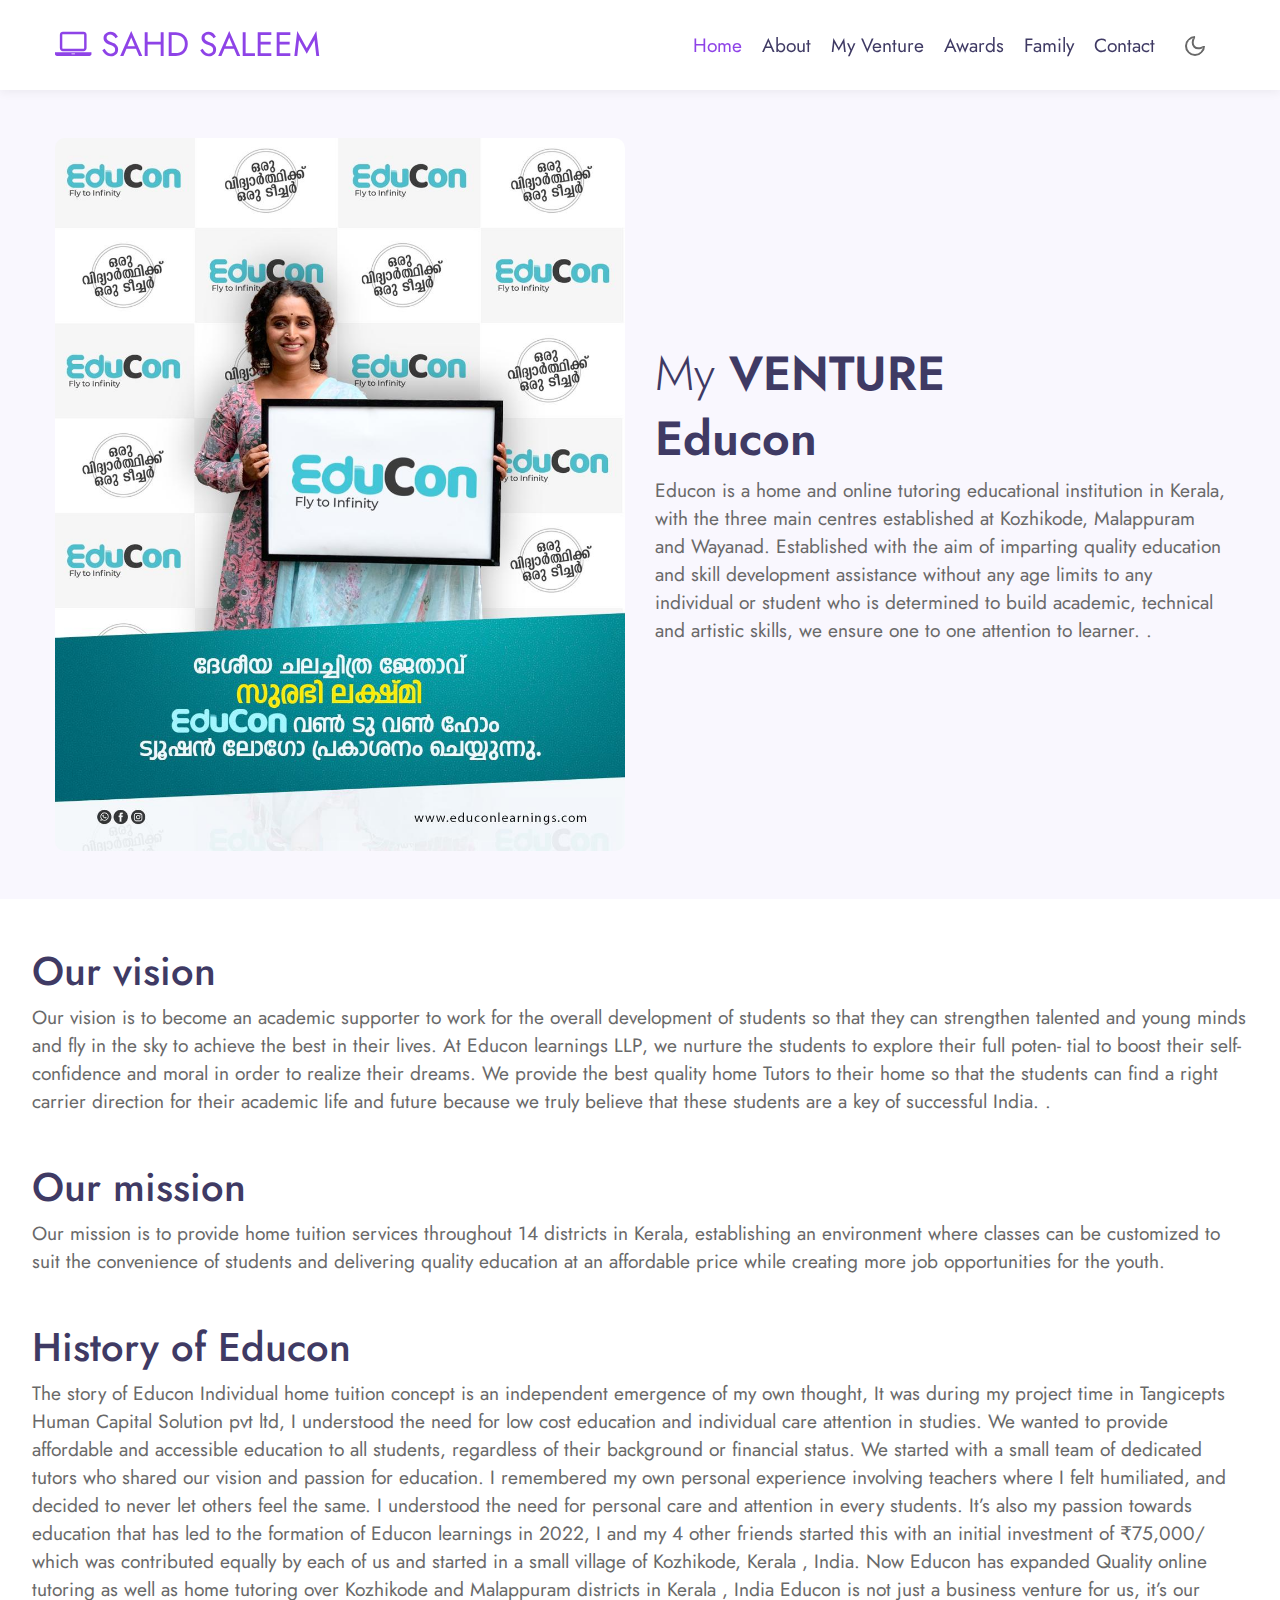
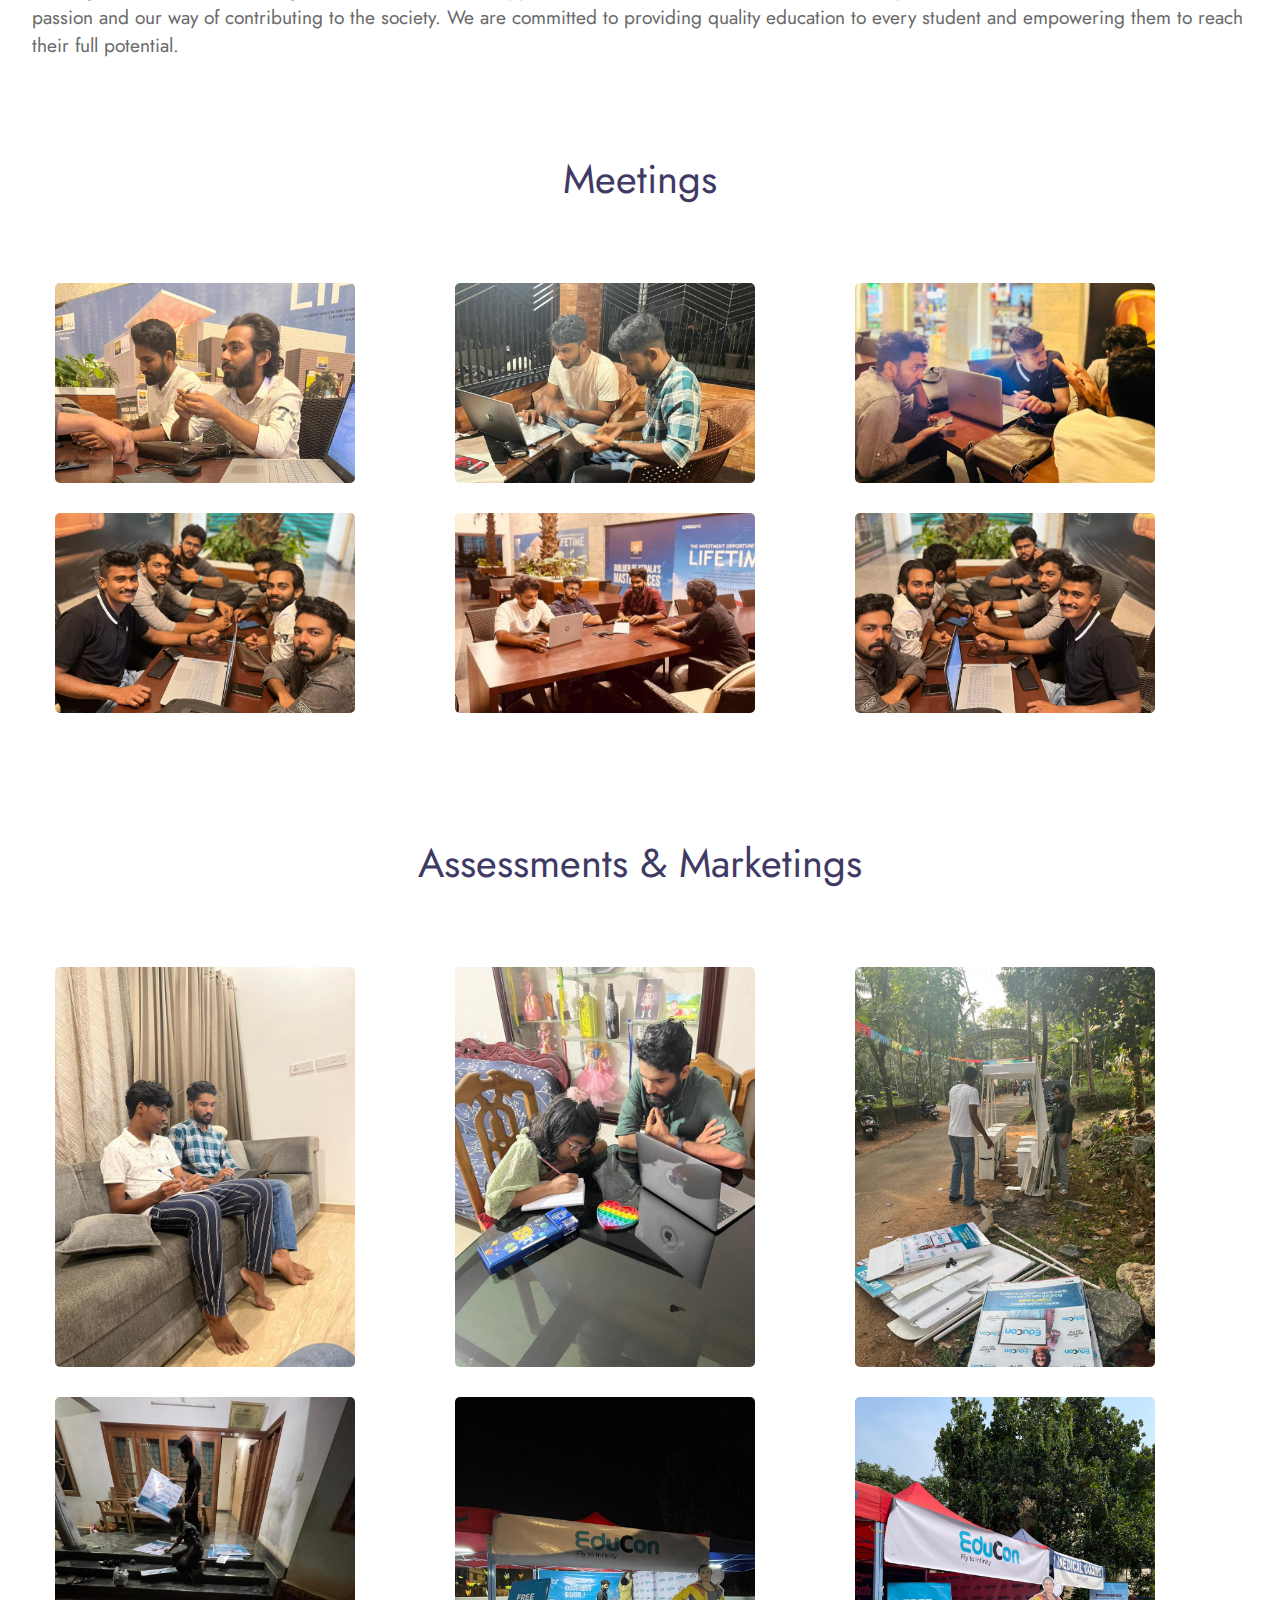
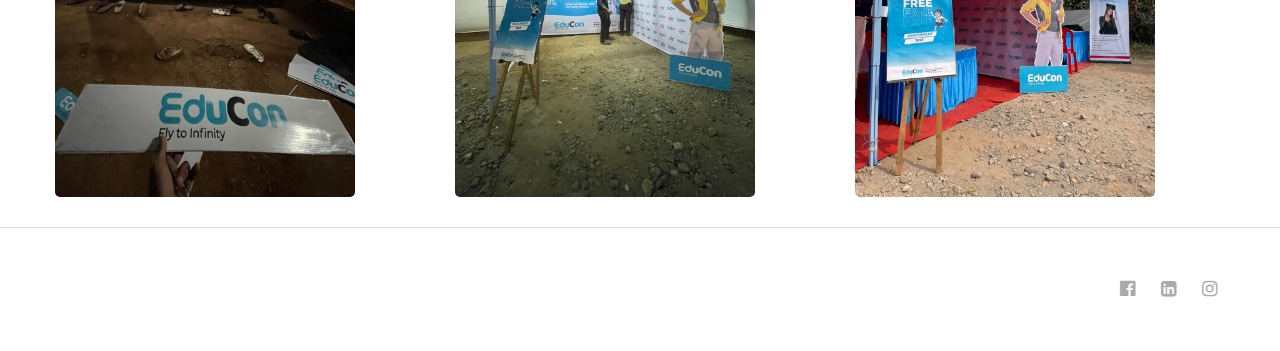
<file: myventure.html>
<!--
Author: W3layouts
Author URL: http://w3layouts.com
-->
<!doctype html>
<html lang="en">

<head>
  <!-- Required meta tags -->
  <meta charset="utf-8">
  <meta name="viewport" content="width=device-width, initial-scale=1, shrink-to-fit=no">

  <title>sahd saleem</title>

  <!-- google fonts -->  
  <link href="//fonts.googleapis.com/css2?family=Jost:wght@300;400;600&display=swap" rel="stylesheet">

  <!-- Template CSS -->
  <link rel="stylesheet" href="assets/css/style-starter.css">
  <style>
    .gallery-img {
        border-radius: 5px;
        margin-bottom: 30px;
    }

    @media screen and (max-width: 767px) {
        .gallery-img {
            width: 100%;
        }
    }
</style>
</head>

<body>
<!-- header -->
<header id="site-header" class="fixed-top">
  <div class="container">
      <nav class="navbar navbar-expand-lg stroke">
          <a class="navbar-brand" href="index.html">
              <span class="fa fa-laptop"></span> SAHD SALEEM
          </a>
          <!-- if logo is image enable this   
      <a class="navbar-brand" href="#index.html">
          <img src="image-path" alt="Your logo" title="Your logo" style="height:35px;" />
      </a> -->
          <button class="navbar-toggler  collapsed bg-gradient" type="button" data-toggle="collapse"
              data-target="#navbarTogglerDemo02" aria-controls="navbarTogglerDemo02" aria-expanded="false"
              aria-label="Toggle navigation">
              <span class="navbar-toggler-icon fa icon-expand fa-bars"></span>
              <span class="navbar-toggler-icon fa icon-close fa-times"></span>
              </span>
          </button>

          <div class="collapse navbar-collapse" id="navbarTogglerDemo02">
            <ul class="navbar-nav ml-auto">
                <li class="nav-item active">
                    <a class="nav-link" href="index.html">Home <span class="sr-only">(current)</span></a>
                </li>
                <li class="nav-item @@about__active">
                    <a class="nav-link" href="about.html">About</a>
                </li>
                <li class="nav-item @@contact__active">
                    <a class="nav-link" href="myventure.html">My Venture</a>
                </li>
                <li class="nav-item @@contact__active">
                    <a class="nav-link" href="achievements.html">Awards</a>
                </li>
                <li class="nav-item @@contact__active">
                    <a class="nav-link" href="family.html">family</a>
                </li>
                <li class="nav-item @@contact__active">
                    <a class="nav-link" href="contact.html">Contact</a>
                </li>
            </ul>
        </div>
          <!-- toggle switch for light and dark theme -->
          <div class="mobile-position">
              <nav class="navigation">
                  <div class="theme-switch-wrapper">
                      <label class="theme-switch" for="checkbox">
                          <input type="checkbox" id="checkbox">
                          <div class="mode-container">
                              <i class="gg-sun"></i>
                              <i class="gg-moon"></i>
                          </div>
                      </label>
                  </div>
              </nav>
          </div>
          <!-- //toggle switch for light and dark theme -->
      </nav>
  </div>
</header>
<!-- //header -->


<section id="home" class="w3l-banner py-5">
  <div class="container">
      <div class="row align-items-center">
        <div class="col-lg-6 col-md-8 col-sm-10 mt-lg-0 mt-4">
          <div class="img-effect text-lg-center">
              <img  src="assets\images\myventure\WhatsApp Image 2023-04-18 at 15.45.22.jpg" alt="myphoto" class="radius-image img-fluid"">
          </div>
      </div>
          <div class="col-lg-6 col-sm-12 mt-lg-0 mt-4">
              <h1 class="mb-2 title"> <span>My</span> VENTURE</h1>
              <h1 class="mb-2 title"> <span></span> Educon</h1>

              <p>
                Educon is a home and online tutoring educational institution in Kerala, with the three main centres established at Kozhikode, Malappuram and Wayanad. Established with the aim of imparting quality education and skill development assistance without any age limits to any individual or student who is determined to build academic, technical and artistic skills, we ensure one to one attention to
                learner.
                .</p>
          </div>
          
      </div>
  </div>
</section>
<h1 style="padding-left: 2rem; padding-right: 2rem; margin-top: 3rem" class="mb-2 title"> <span></span> Our vision</h1>

<p style="padding-left: 2rem; padding-right: 2rem;">
  Our vision is to become an academic supporter to work for the overall development of students so that they can strengthen talented and young minds and fly in the sky to achieve the best in their lives.
  At Educon learnings LLP, we nurture the students to explore their full poten- tial to boost their self-confidence and moral in order to realize their dreams. We provide the best quality home Tutors to their home so that the students can find a right carrier direction for their academic life and future because we truly believe that these students are a key of successful India.                  .</p>

  <h1 style="padding-left: 2rem; padding-right: 2rem;margin-top: 3rem;" class="mb-2 title"> <span></span> Our mission
  </h1>

  <p style="padding-left: 2rem; padding-right: 2rem;">
    Our mission is to provide home tuition services throughout 14 districts in Kerala, establishing an environment where classes can be customized to suit the convenience of students and delivering quality education at an affordable price while creating more job opportunities for the youth.  

    <h1 style="padding-left: 2rem; padding-right: 2rem;margin-top: 3rem;" class="mb-2 title"> <span></span> History of Educon

    </h1>
  
    <p style="padding-left: 2rem; padding-right: 2rem;">
      The story of Educon  Individual home tuition concept is an independent emergence of my own thought, It was during my project time in Tangicepts Human Capital Solution pvt ltd, I understood the need for low cost education and individual care attention in studies. We wanted to provide affordable and accessible education to all students, regardless of their background or financial status. We started with a small team of dedicated tutors who shared our vision and passion for education. I remembered my  own personal experience involving teachers where I felt humiliated, and decided to never let others feel the same. I understood the need for personal care and attention in every students. It’s also my passion towards education  that has led to the formation of Educon learnings in 2022, I and my 4 other friends started this with an initial investment of ₹75,000/ which was contributed equally by each of us and started in a small village of Kozhikode, Kerala , India. Now Educon has expanded Quality online tutoring as well as home tutoring over Kozhikode and Malappuram districts in Kerala , India

      Educon is not just a business venture for us, it’s our passion and our way of contributing to the society. We are committed to providing quality education to every student and empowering them to reach their full potential.  




<!-- myplam -->

      <h1 style="padding-left: 2rem; padding-right: 2rem;margin-top: 6rem; " class="title-big text-center mb-sm-5 mb-4"> <span></span> Meetings

      </h1>


    <div style="margin-top: 5rem;" class="container">
    <div class="row">
        <div class="col-md-4 col-sm-6">
            <img style="height: 200px; width: 300px;"  src="assets\images\myventure\me2.jpg" alt="Image 1" class="gallery-img">
        </div>
        <div class="col-md-4 col-sm-6">
            <img style="height: 200px; width: 300px;"  src="assets\images\myventure\me5.jpg" alt="Image 1" class="gallery-img">
        </div>
        <div class="col-md-4 col-sm-6">
            <img style="height: 200px; width: 300px;"  src="assets\images\myventure\me6.jpg" alt="Image 1" class="gallery-img">
        </div>
        <div class="col-md-4 col-sm-6">
            <img style="height: 200px; width: 300px;"  src="assets\images\myventure\mee.jpg" alt="Image 1" class="gallery-img">
        </div>
        <div class="col-md-4 col-sm-6">
            <img style="height: 200px; width: 300px;"  src="assets\images\myventure\meee.jpg" alt="Image 1" class="gallery-img">
        </div>
        <div class="col-md-4 col-sm-6">
            <img style="height: 200px; width: 300px;"  src="assets\images\myventure\mg9.jpg" alt="Image 1" class="gallery-img">
        </div>
       
        
       
    </div>
</div>


<!-- myplam -->




<h1 style="padding-left: 2rem; padding-right: 2rem;margin-top: 6rem; " class="title-big text-center mb-sm-5 mb-4"> <span></span> Assessments & Marketings

</h1>


<div style="margin-top: 5rem;" class="container">
  <div class="row">
      <div class="col-md-4 col-sm-6">
          <img style="height: 400px; width: 300px;"  src="assets\images\myventure\aaaaa.jpg" alt="Image 1" class="gallery-img">
      </div>
     
      <div class="col-md-4 col-sm-6">
          <img style="height: 400px; width: 300px;"  src="assets\images\myventure\aaaaaaaa.jpg" alt="Image 1" class="gallery-img">
      </div>
     
      <div class="col-md-4 col-sm-6">
          <img style="height: 400px; width: 300px;"  src="assets\images\myventure\kffff.jpg" alt="Image 1" class="gallery-img">
      </div>
     
      <div class="col-md-4 col-sm-6">
          <img style="height: 400px; width: 300px;"  src="assets\images\myventure\kfkfff.jpg" alt="Image 1" class="gallery-img">
      </div>
     
      <div class="col-md-4 col-sm-6">
          <img style="height: 400px; width: 300px;"  src="assets\images\myventure\khh.jpg" alt="Image 1" class="gallery-img">
      </div>
     
      <div class="col-md-4 col-sm-6">
          <img style="height: 400px; width: 300px;"  src="assets\images\myventure\kkkkkk.jpg" alt="Image 1" class="gallery-img">
      </div>
     
     
      
     
  </div>
</div>





























<!-- contact breadcrumb -->
<!-- /contact1 -->
<!-- <div class="map-iframe">
    <iframe
        src="https://www.google.com/maps/embed?pb=!1m18!1m12!1m3!1d317718.69319292053!2d-0.3817765050863085!3d51.528307984912544!2m3!1f0!2f0!3f0!3m2!1i1024!2i768!4f13.1!3m3!1m2!1s0x47d8a00baf21de75%3A0x52963a5addd52a99!2sLondon%2C+UK!5e0!3m2!1sen!2spl!4v1562654563739!5m2!1sen!2spl"
        width="100%" height="400" frameborder="0" style="border: 0px;" allowfullscreen=""></iframe>
</div> -->
<!-- //contact block -->
<!-- Footer -->
<section class="w3l-footer py-sm-5 py-4">
  <div class="container">
    <div class="footer-content">
      <div class="row">
        <div class="col-lg-8 footer-left">
          <!-- <p class="m-0">Alexander © Copyright 2020. Design by <a href="https://w3layouts.com">W3layouts</a></p> -->
        </div>
        <div class="col-lg-4 footer-right text-lg-right text-center mt-lg-0 mt-3">
          <ul class="social m-0 p-0">
            <li><a href="https://www.facebook.com/sahed.saleem.9" ><span class="fa fa-facebook-official"></span></a></li>
            <li><a href="https://www.linkedin.com/in/sahd-saleem-2b6751236"><span class="fa fa-linkedin-square"></span></a></li>
            <li><a href="https://instagram.com/sahdsaleem?igshid=YmMyMTA2M2Y="><span class="fa fa-instagram"></span></a></li>
            <!-- <li><a href="#twitter"><span class="fa fa-twitter"></span></a></li> -->
          </ul>
        </div>
      </div>
    </div>
  </div>


  <!-- move top -->
  <button onclick="topFunction()" id="movetop" title="Go to top">
    <span class="fa fa-angle-up"></span>
  </button>
  <script>
    // When the user scrolls down 20px from the top of the document, show the button
    window.onscroll = function () {
      scrollFunction()
    };

    function scrollFunction() {
      if (document.body.scrollTop > 20 || document.documentElement.scrollTop > 20) {
        document.getElementById("movetop").style.display = "block";
      } else {
        document.getElementById("movetop").style.display = "none";
      }
    }

    // When the user clicks on the button, scroll to the top of the document
    function topFunction() {
      document.body.scrollTop = 0;
      document.documentElement.scrollTop = 0;
    }
  </script>
  <!-- /move top -->
</section>
<!-- //Footer -->

<!-- all js scripts and files here -->

<script src="assets/js/theme-change.js"></script><!-- theme switch js (light and dark)-->

<script src="assets/js/jquery-3.3.1.min.js"></script><!-- default jQuery -->

<!-- /typig-text-->
<script>
  const typedTextSpan = document.querySelector(".typed-text");
  const cursorSpan = document.querySelector(".cursor");

  const textArray = ["business developer", "Freelancer",];
  const typingDelay = 200;
  const erasingDelay = 10;
  const newTextDelay = 100; // Delay between current and next text
  let textArrayIndex = 0;
  let charIndex = 0;

  function type() {
    if (charIndex < textArray[textArrayIndex].length) {
      if (!cursorSpan.classList.contains("typing")) cursorSpan.classList.add("typing");
      typedTextSpan.textContent += textArray[textArrayIndex].charAt(charIndex);
      charIndex++;
      setTimeout(type, typingDelay);
    } else {
      cursorSpan.classList.remove("typing");
      setTimeout(erase, newTextDelay);
    }
  }

  function erase() {
    if (charIndex > 0) {
      // add class 'typing' if there's none
      if (!cursorSpan.classList.contains("typing")) {
        cursorSpan.classList.add("typing");
      }
      typedTextSpan.textContent = textArray[textArrayIndex].substring(0, 0);
      charIndex--;
      setTimeout(erase, erasingDelay);
    } else {
      cursorSpan.classList.remove("typing");
      textArrayIndex++;
      if (textArrayIndex >= textArray.length) textArrayIndex = 0;
      setTimeout(type, typingDelay);
    }
  }

  document.addEventListener("DOMContentLoaded", function () { // On DOM Load initiate the effect
    if (textArray.length) setTimeout(type, newTextDelay + 250);
  });
</script>
<!-- //typig-text-->

<!-- services owlcarousel -->
<script src="assets/js/owl.carousel.js"></script>

<!-- script for services -->
<script>
  $(document).ready(function () {
    $('.owl-two').owlCarousel({
      loop: true,
      margin: 30,
      nav: false,
      responsiveClass: true,
      autoplay: false,
      autoplayTimeout: 5000,
      autoplaySpeed: 1000,
      autoplayHoverPause: false,
      responsive: {
        0: {
          items: 1,
          nav: false
        },
        480: {
          items: 1,
          nav: false
        },
        700: {
          items: 1,
          nav: false
        },
        1090: {
          items: 3,
          nav: false
        }
      }
    })
  })
</script>
<!-- //script for services -->

<!-- script for tesimonials carousel slider -->
<script>
  $(document).ready(function () {
    $("#owl-demo1").owlCarousel({
      loop: true,
      margin: 20,
      nav: false,
      responsiveClass: true,
      responsive: {
        0: {
          items: 1,
          nav: false
        },
        736: {
          items: 1,
          nav: false
        },
        1000: {
          items: 2,
          nav: false,
          loop: false
        }
      }
    })
  })
</script>
<!-- //script for tesimonials carousel slider -->

<!-- video popup -->
<script src="assets/js/jquery.magnific-popup.min.js"></script>
<script>
  $(document).ready(function () {
    $('.popup-with-zoom-anim').magnificPopup({
      type: 'inline',

      fixedContentPos: false,
      fixedBgPos: true,

      overflowY: 'auto',

      closeBtnInside: true,
      preloader: false,

      midClick: true,
      removalDelay: 300,
      mainClass: 'my-mfp-zoom-in'
    });

    $('.popup-with-move-anim').magnificPopup({
      type: 'inline',

      fixedContentPos: false,
      fixedBgPos: true,

      overflowY: 'auto',

      closeBtnInside: true,
      preloader: false,

      midClick: true,
      removalDelay: 300,
      mainClass: 'my-mfp-slide-bottom'
    });
  });
</script>
<!-- //video popup -->

<!-- stats number counter-->
<script src="assets/js/jquery.waypoints.min.js"></script>
<script src="assets/js/jquery.countup.js"></script>
<script>
  $('.counter').countUp();
</script>
<!-- //stats number counter -->

<!-- disable body scroll which navbar is in active -->
<script>
  $(function () {
    $('.navbar-toggler').click(function () {
      $('body').toggleClass('noscroll');
    })
  });
</script>
<!-- disable body scroll which navbar is in active -->

<!--/MENU-JS-->
<script>
  $(window).on("scroll", function () {
    var scroll = $(window).scrollTop();

    if (scroll >= 80) {
      $("#site-header").addClass("nav-fixed");
    } else {
      $("#site-header").removeClass("nav-fixed");
    }
  });

  //Main navigation Active Class Add Remove
  $(".navbar-toggler").on("click", function () {
    $("header").toggleClass("active");
  });
  $(document).on("ready", function () {
    if ($(window).width() > 991) {
      $("header").removeClass("active");
    }
    $(window).on("resize", function () {
      if ($(window).width() > 991) {
        $("header").removeClass("active");
      }
    });
  });
</script>
<!--//MENU-JS-->

<!-- bootstrap js -->
<script src="assets/js/bootstrap.min.js"></script>

</body>

</html>
</file>
<file: assets/css/style-starter.css>
@charset "UTF-8";
/*--
Author: W3layouts
Author URL: http://w3layouts.com
--*/
/*!
 * Bootstrap v4.4.1 (https://getbootstrap.com/)
 * Copyright 2011-2019 The Bootstrap Authors
 * Copyright 2011-2019 Twitter, Inc.
 * Licensed under MIT (https://github.com/twbs/bootstrap/blob/master/LICENSE)
 */
:root {
  --blue: #007bff;
  --indigo: #6610f2;
  --purple: #6f42c1;
  --pink: #e83e8c;
  --red: #dc3545;
  --orange: #fd7e14;
  --yellow: #ffc107;
  --green: #28a745;
  --teal: #20c997;
  --cyan: #17a2b8;
  --white: #fff;
  --gray: #6c757d;
  --gray-dark: #343a40;
  --primary: #8e43e7;
  --secondary: #273c66;
  --success: #28a745;
  --info: #17a2b8;
  --warning: #ffc107;
  --danger: #dc3545;
  --light: #f8f9fa;
  --dark: #343a40;
  --breakpoint-xs: 0;
  --breakpoint-sm: 576px;
  --breakpoint-md: 768px;
  --breakpoint-lg: 992px;
  --breakpoint-xl: 1200px;
  --font-family-sans-serif: -apple-system, BlinkMacSystemFont, "Segoe UI", Roboto, "Helvetica Neue", Arial, "Noto Sans", sans-serif, "Apple Color Emoji", "Segoe UI Emoji", "Segoe UI Symbol", "Noto Color Emoji";
  --font-family-monospace: SFMono-Regular, Menlo, Monaco, Consolas, "Liberation Mono", "Courier New", monospace; }

*,
*::before,
*::after {
  box-sizing: border-box; }

html {
  font-family: sans-serif;
  line-height: 1.15;
  -webkit-text-size-adjust: 100%;
  -webkit-tap-highlight-color: rgba(0, 0, 0, 0); }

article, aside, figcaption, figure, footer, header, hgroup, main, nav, section {
  display: block; }

body {
  margin: 0;
  font-family: -apple-system, BlinkMacSystemFont, "Segoe UI", Roboto, "Helvetica Neue", Arial, "Noto Sans", sans-serif, "Apple Color Emoji", "Segoe UI Emoji", "Segoe UI Symbol", "Noto Color Emoji";
  font-size: 1rem;
  font-weight: 400;
  line-height: 1.5;
  color: #212529;
  text-align: left;
  background-color: #fff; }

[tabindex="-1"]:focus:not(:focus-visible) {
  outline: 0 !important; }

hr {
  box-sizing: content-box;
  height: 0;
  overflow: visible; }

h1, h2, h3, h4, h5, h6 {
  margin-top: 0;
  margin-bottom: 0.5rem; }

p {
  margin-top: 0;
  margin-bottom: 1rem; }

abbr[title],
abbr[data-original-title] {
  text-decoration: underline;
  -webkit-text-decoration: underline dotted;
          text-decoration: underline dotted;
  cursor: help;
  border-bottom: 0;
  -webkit-text-decoration-skip-ink: none;
          text-decoration-skip-ink: none; }

address {
  margin-bottom: 1rem;
  font-style: normal;
  line-height: inherit; }

ol,
ul,
dl {
  margin-top: 0;
  margin-bottom: 1rem; }

ol ol,
ul ul,
ol ul,
ul ol {
  margin-bottom: 0; }

dt {
  font-weight: 700; }

dd {
  margin-bottom: .5rem;
  margin-left: 0; }

blockquote {
  margin: 0 0 1rem; }

b,
strong {
  font-weight: bolder; }

small {
  font-size: 80%; }

sub,
sup {
  position: relative;
  font-size: 75%;
  line-height: 0;
  vertical-align: baseline; }

sub {
  bottom: -.25em; }

sup {
  top: -.5em; }

a {
  color: #8e43e7;
  text-decoration: none;
  background-color: transparent; }
  a:hover {
    color: #6719c4;
    text-decoration: underline; }

a:not([href]) {
  color: inherit;
  text-decoration: none; }
  a:not([href]):hover {
    color: inherit;
    text-decoration: none; }

pre,
code,
kbd,
samp {
  font-family: SFMono-Regular, Menlo, Monaco, Consolas, "Liberation Mono", "Courier New", monospace;
  font-size: 1em; }

pre {
  margin-top: 0;
  margin-bottom: 1rem;
  overflow: auto; }

figure {
  margin: 0 0 1rem; }

img {
  vertical-align: middle;
  border-style: none; }

svg {
  overflow: hidden;
  vertical-align: middle; }

table {
  border-collapse: collapse; }

caption {
  padding-top: 0.75rem;
  padding-bottom: 0.75rem;
  color: #6c757d;
  text-align: left;
  caption-side: bottom; }

th {
  text-align: inherit; }

label {
  display: inline-block;
  margin-bottom: 0.5rem; }

button {
  border-radius: 0; }

button:focus {
  outline: 1px dotted;
  outline: 5px auto -webkit-focus-ring-color; }

input,
button,
select,
optgroup,
textarea {
  margin: 0;
  font-family: inherit;
  font-size: inherit;
  line-height: inherit; }

button,
input {
  overflow: visible; }

button,
select {
  text-transform: none; }

select {
  word-wrap: normal; }

button,
[type="button"],
[type="reset"],
[type="submit"] {
  -webkit-appearance: button; }

button:not(:disabled),
[type="button"]:not(:disabled),
[type="reset"]:not(:disabled),
[type="submit"]:not(:disabled) {
  cursor: pointer; }

button::-moz-focus-inner,
[type="button"]::-moz-focus-inner,
[type="reset"]::-moz-focus-inner,
[type="submit"]::-moz-focus-inner {
  padding: 0;
  border-style: none; }

input[type="radio"],
input[type="checkbox"] {
  box-sizing: border-box;
  padding: 0; }

input[type="date"],
input[type="time"],
input[type="datetime-local"],
input[type="month"] {
  -webkit-appearance: listbox; }

textarea {
  overflow: auto;
  resize: vertical; }

fieldset {
  min-width: 0;
  padding: 0;
  margin: 0;
  border: 0; }

legend {
  display: block;
  width: 100%;
  max-width: 100%;
  padding: 0;
  margin-bottom: .5rem;
  font-size: 1.5rem;
  line-height: inherit;
  color: inherit;
  white-space: normal; }
  @media (max-width: 1200px) {
    legend {
      font-size: calc(1.275rem + 0.3vw) ; } }

progress {
  vertical-align: baseline; }

[type="number"]::-webkit-inner-spin-button,
[type="number"]::-webkit-outer-spin-button {
  height: auto; }

[type="search"] {
  outline-offset: -2px;
  -webkit-appearance: none; }

[type="search"]::-webkit-search-decoration {
  -webkit-appearance: none; }

::-webkit-file-upload-button {
  font: inherit;
  -webkit-appearance: button; }

output {
  display: inline-block; }

summary {
  display: list-item;
  cursor: pointer; }

template {
  display: none; }

[hidden] {
  display: none !important; }

h1, h2, h3, h4, h5, h6,
.h1, .h2, .h3, .h4, .h5, .h6 {
  margin-bottom: 0.5rem;
  font-weight: 500;
  line-height: 1.2; }

h1, .h1 {
  font-size: 2.5rem; }
  @media (max-width: 1200px) {
    h1, .h1 {
      font-size: calc(1.375rem + 1.5vw) ; } }

h2, .h2 {
  font-size: 2rem; }
  @media (max-width: 1200px) {
    h2, .h2 {
      font-size: calc(1.325rem + 0.9vw) ; } }

h3, .h3 {
  font-size: 1.75rem; }
  @media (max-width: 1200px) {
    h3, .h3 {
      font-size: calc(1.3rem + 0.6vw) ; } }

h4, .h4 {
  font-size: 1.5rem; }
  @media (max-width: 1200px) {
    h4, .h4 {
      font-size: calc(1.275rem + 0.3vw) ; } }

h5, .h5 {
  font-size: 1.25rem; }

h6, .h6 {
  font-size: 1rem; }

.lead {
  font-size: 1.25rem;
  font-weight: 300; }

.display-1 {
  font-size: 6rem;
  font-weight: 300;
  line-height: 1.2; }
  @media (max-width: 1200px) {
    .display-1 {
      font-size: calc(1.725rem + 5.7vw) ; } }

.display-2 {
  font-size: 5.5rem;
  font-weight: 300;
  line-height: 1.2; }
  @media (max-width: 1200px) {
    .display-2 {
      font-size: calc(1.675rem + 5.1vw) ; } }

.display-3 {
  font-size: 4.5rem;
  font-weight: 300;
  line-height: 1.2; }
  @media (max-width: 1200px) {
    .display-3 {
      font-size: calc(1.575rem + 3.9vw) ; } }

.display-4 {
  font-size: 3.5rem;
  font-weight: 300;
  line-height: 1.2; }
  @media (max-width: 1200px) {
    .display-4 {
      font-size: calc(1.475rem + 2.7vw) ; } }

hr {
  margin-top: 1rem;
  margin-bottom: 1rem;
  border: 0;
  border-top: 1px solid rgba(0, 0, 0, 0.1); }

small,
.small {
  font-size: 80%;
  font-weight: 400; }

mark,
.mark {
  padding: 0.2em;
  background-color: #fcf8e3; }

.list-unstyled {
  padding-left: 0;
  list-style: none; }

.list-inline {
  padding-left: 0;
  list-style: none; }

.list-inline-item {
  display: inline-block; }
  .list-inline-item:not(:last-child) {
    margin-right: 0.5rem; }

.initialism {
  font-size: 90%;
  text-transform: uppercase; }

.blockquote {
  margin-bottom: 1rem;
  font-size: 1.25rem; }

.blockquote-footer {
  display: block;
  font-size: 80%;
  color: #6c757d; }
  .blockquote-footer::before {
    content: "\2014\00A0"; }

.img-fluid {
  max-width: 100%;
  height: auto; }

.img-thumbnail {
  padding: 0.25rem;
  background-color: #fff;
  border: 1px solid #dee2e6;
  border-radius: 0.25rem;
  max-width: 100%;
  height: auto; }

.figure {
  display: inline-block; }

.figure-img {
  margin-bottom: 0.5rem;
  line-height: 1; }

.figure-caption {
  font-size: 90%;
  color: #6c757d; }

code {
  font-size: 87.5%;
  color: #e83e8c;
  word-wrap: break-word; }
  a > code {
    color: inherit; }

kbd {
  padding: 0.2rem 0.4rem;
  font-size: 87.5%;
  color: #fff;
  background-color: #212529;
  border-radius: 0.2rem; }
  kbd kbd {
    padding: 0;
    font-size: 100%;
    font-weight: 700; }

pre {
  display: block;
  font-size: 87.5%;
  color: #212529; }
  pre code {
    font-size: inherit;
    color: inherit;
    word-break: normal; }

.pre-scrollable {
  max-height: 340px;
  overflow-y: scroll; }

.container {
  width: 100%;
  padding-right: 15px;
  padding-left: 15px;
  margin-right: auto;
  margin-left: auto; }
  @media (min-width: 576px) {
    .container {
      max-width: 540px; } }
  @media (min-width: 768px) {
    .container {
      max-width: 720px; } }
  @media (min-width: 992px) {
    .container {
      max-width: 960px; } }
  @media (min-width: 1200px) {
    .container {
      max-width: 1140px; } }

.container-fluid, .container-sm, .container-md, .container-lg, .container-xl {
  width: 100%;
  padding-right: 15px;
  padding-left: 15px;
  margin-right: auto;
  margin-left: auto; }

@media (min-width: 576px) {
  .container, .container-sm {
    max-width: 540px; } }

@media (min-width: 768px) {
  .container, .container-sm, .container-md {
    max-width: 720px; } }

@media (min-width: 992px) {
  .container, .container-sm, .container-md, .container-lg {
    max-width: 960px; } }

@media (min-width: 1200px) {
  .container, .container-sm, .container-md, .container-lg, .container-xl {
    max-width: 1140px; } }

.row {
  display: flex;
  flex-wrap: wrap;
  margin-right: -15px;
  margin-left: -15px; }

.no-gutters {
  margin-right: 0;
  margin-left: 0; }
  .no-gutters > .col,
  .no-gutters > [class*="col-"] {
    padding-right: 0;
    padding-left: 0; }

.col-1, .col-2, .col-3, .col-4, .col-5, .col-6, .col-7, .col-8, .col-9, .col-10, .col-11, .col-12, .col,
.col-auto, .col-sm-1, .col-sm-2, .col-sm-3, .col-sm-4, .col-sm-5, .col-sm-6, .col-sm-7, .col-sm-8, .col-sm-9, .col-sm-10, .col-sm-11, .col-sm-12, .col-sm,
.col-sm-auto, .col-md-1, .col-md-2, .col-md-3, .col-md-4, .col-md-5, .col-md-6, .col-md-7, .col-md-8, .col-md-9, .col-md-10, .col-md-11, .col-md-12, .col-md,
.col-md-auto, .col-lg-1, .col-lg-2, .col-lg-3, .col-lg-4, .col-lg-5, .col-lg-6, .col-lg-7, .col-lg-8, .col-lg-9, .col-lg-10, .col-lg-11, .col-lg-12, .col-lg,
.col-lg-auto, .col-xl-1, .col-xl-2, .col-xl-3, .col-xl-4, .col-xl-5, .col-xl-6, .col-xl-7, .col-xl-8, .col-xl-9, .col-xl-10, .col-xl-11, .col-xl-12, .col-xl,
.col-xl-auto {
  position: relative;
  width: 100%;
  padding-right: 15px;
  padding-left: 15px; }

.col {
  flex-basis: 0;
  flex-grow: 1;
  max-width: 100%; }

.row-cols-1 > * {
  flex: 0 0 100%;
  max-width: 100%; }

.row-cols-2 > * {
  flex: 0 0 50%;
  max-width: 50%; }

.row-cols-3 > * {
  flex: 0 0 33.33333%;
  max-width: 33.33333%; }

.row-cols-4 > * {
  flex: 0 0 25%;
  max-width: 25%; }

.row-cols-5 > * {
  flex: 0 0 20%;
  max-width: 20%; }

.row-cols-6 > * {
  flex: 0 0 16.66667%;
  max-width: 16.66667%; }

.col-auto {
  flex: 0 0 auto;
  width: auto;
  max-width: 100%; }

.col-1 {
  flex: 0 0 8.33333%;
  max-width: 8.33333%; }

.col-2 {
  flex: 0 0 16.66667%;
  max-width: 16.66667%; }

.col-3 {
  flex: 0 0 25%;
  max-width: 25%; }

.col-4 {
  flex: 0 0 33.33333%;
  max-width: 33.33333%; }

.col-5 {
  flex: 0 0 41.66667%;
  max-width: 41.66667%; }

.col-6 {
  flex: 0 0 50%;
  max-width: 50%; }

.col-7 {
  flex: 0 0 58.33333%;
  max-width: 58.33333%; }

.col-8 {
  flex: 0 0 66.66667%;
  max-width: 66.66667%; }

.col-9 {
  flex: 0 0 75%;
  max-width: 75%; }

.col-10 {
  flex: 0 0 83.33333%;
  max-width: 83.33333%; }

.col-11 {
  flex: 0 0 91.66667%;
  max-width: 91.66667%; }

.col-12 {
  flex: 0 0 100%;
  max-width: 100%; }

.order-first {
  order: -1; }

.order-last {
  order: 13; }

.order-0 {
  order: 0; }

.order-1 {
  order: 1; }

.order-2 {
  order: 2; }

.order-3 {
  order: 3; }

.order-4 {
  order: 4; }

.order-5 {
  order: 5; }

.order-6 {
  order: 6; }

.order-7 {
  order: 7; }

.order-8 {
  order: 8; }

.order-9 {
  order: 9; }

.order-10 {
  order: 10; }

.order-11 {
  order: 11; }

.order-12 {
  order: 12; }

.offset-1 {
  margin-left: 8.33333%; }

.offset-2 {
  margin-left: 16.66667%; }

.offset-3 {
  margin-left: 25%; }

.offset-4 {
  margin-left: 33.33333%; }

.offset-5 {
  margin-left: 41.66667%; }

.offset-6 {
  margin-left: 50%; }

.offset-7 {
  margin-left: 58.33333%; }

.offset-8 {
  margin-left: 66.66667%; }

.offset-9 {
  margin-left: 75%; }

.offset-10 {
  margin-left: 83.33333%; }

.offset-11 {
  margin-left: 91.66667%; }

@media (min-width: 576px) {
  .col-sm {
    flex-basis: 0;
    flex-grow: 1;
    max-width: 100%; }
  .row-cols-sm-1 > * {
    flex: 0 0 100%;
    max-width: 100%; }
  .row-cols-sm-2 > * {
    flex: 0 0 50%;
    max-width: 50%; }
  .row-cols-sm-3 > * {
    flex: 0 0 33.33333%;
    max-width: 33.33333%; }
  .row-cols-sm-4 > * {
    flex: 0 0 25%;
    max-width: 25%; }
  .row-cols-sm-5 > * {
    flex: 0 0 20%;
    max-width: 20%; }
  .row-cols-sm-6 > * {
    flex: 0 0 16.66667%;
    max-width: 16.66667%; }
  .col-sm-auto {
    flex: 0 0 auto;
    width: auto;
    max-width: 100%; }
  .col-sm-1 {
    flex: 0 0 8.33333%;
    max-width: 8.33333%; }
  .col-sm-2 {
    flex: 0 0 16.66667%;
    max-width: 16.66667%; }
  .col-sm-3 {
    flex: 0 0 25%;
    max-width: 25%; }
  .col-sm-4 {
    flex: 0 0 33.33333%;
    max-width: 33.33333%; }
  .col-sm-5 {
    flex: 0 0 41.66667%;
    max-width: 41.66667%; }
  .col-sm-6 {
    flex: 0 0 50%;
    max-width: 50%; }
  .col-sm-7 {
    flex: 0 0 58.33333%;
    max-width: 58.33333%; }
  .col-sm-8 {
    flex: 0 0 66.66667%;
    max-width: 66.66667%; }
  .col-sm-9 {
    flex: 0 0 75%;
    max-width: 75%; }
  .col-sm-10 {
    flex: 0 0 83.33333%;
    max-width: 83.33333%; }
  .col-sm-11 {
    flex: 0 0 91.66667%;
    max-width: 91.66667%; }
  .col-sm-12 {
    flex: 0 0 100%;
    max-width: 100%; }
  .order-sm-first {
    order: -1; }
  .order-sm-last {
    order: 13; }
  .order-sm-0 {
    order: 0; }
  .order-sm-1 {
    order: 1; }
  .order-sm-2 {
    order: 2; }
  .order-sm-3 {
    order: 3; }
  .order-sm-4 {
    order: 4; }
  .order-sm-5 {
    order: 5; }
  .order-sm-6 {
    order: 6; }
  .order-sm-7 {
    order: 7; }
  .order-sm-8 {
    order: 8; }
  .order-sm-9 {
    order: 9; }
  .order-sm-10 {
    order: 10; }
  .order-sm-11 {
    order: 11; }
  .order-sm-12 {
    order: 12; }
  .offset-sm-0 {
    margin-left: 0; }
  .offset-sm-1 {
    margin-left: 8.33333%; }
  .offset-sm-2 {
    margin-left: 16.66667%; }
  .offset-sm-3 {
    margin-left: 25%; }
  .offset-sm-4 {
    margin-left: 33.33333%; }
  .offset-sm-5 {
    margin-left: 41.66667%; }
  .offset-sm-6 {
    margin-left: 50%; }
  .offset-sm-7 {
    margin-left: 58.33333%; }
  .offset-sm-8 {
    margin-left: 66.66667%; }
  .offset-sm-9 {
    margin-left: 75%; }
  .offset-sm-10 {
    margin-left: 83.33333%; }
  .offset-sm-11 {
    margin-left: 91.66667%; } }

@media (min-width: 768px) {
  .col-md {
    flex-basis: 0;
    flex-grow: 1;
    max-width: 100%; }
  .row-cols-md-1 > * {
    flex: 0 0 100%;
    max-width: 100%; }
  .row-cols-md-2 > * {
    flex: 0 0 50%;
    max-width: 50%; }
  .row-cols-md-3 > * {
    flex: 0 0 33.33333%;
    max-width: 33.33333%; }
  .row-cols-md-4 > * {
    flex: 0 0 25%;
    max-width: 25%; }
  .row-cols-md-5 > * {
    flex: 0 0 20%;
    max-width: 20%; }
  .row-cols-md-6 > * {
    flex: 0 0 16.66667%;
    max-width: 16.66667%; }
  .col-md-auto {
    flex: 0 0 auto;
    width: auto;
    max-width: 100%; }
  .col-md-1 {
    flex: 0 0 8.33333%;
    max-width: 8.33333%; }
  .col-md-2 {
    flex: 0 0 16.66667%;
    max-width: 16.66667%; }
  .col-md-3 {
    flex: 0 0 25%;
    max-width: 25%; }
  .col-md-4 {
    flex: 0 0 33.33333%;
    max-width: 33.33333%; }
  .col-md-5 {
    flex: 0 0 41.66667%;
    max-width: 41.66667%; }
  .col-md-6 {
    flex: 0 0 50%;
    max-width: 50%; }
  .col-md-7 {
    flex: 0 0 58.33333%;
    max-width: 58.33333%; }
  .col-md-8 {
    flex: 0 0 66.66667%;
    max-width: 66.66667%; }
  .col-md-9 {
    flex: 0 0 75%;
    max-width: 75%; }
  .col-md-10 {
    flex: 0 0 83.33333%;
    max-width: 83.33333%; }
  .col-md-11 {
    flex: 0 0 91.66667%;
    max-width: 91.66667%; }
  .col-md-12 {
    flex: 0 0 100%;
    max-width: 100%; }
  .order-md-first {
    order: -1; }
  .order-md-last {
    order: 13; }
  .order-md-0 {
    order: 0; }
  .order-md-1 {
    order: 1; }
  .order-md-2 {
    order: 2; }
  .order-md-3 {
    order: 3; }
  .order-md-4 {
    order: 4; }
  .order-md-5 {
    order: 5; }
  .order-md-6 {
    order: 6; }
  .order-md-7 {
    order: 7; }
  .order-md-8 {
    order: 8; }
  .order-md-9 {
    order: 9; }
  .order-md-10 {
    order: 10; }
  .order-md-11 {
    order: 11; }
  .order-md-12 {
    order: 12; }
  .offset-md-0 {
    margin-left: 0; }
  .offset-md-1 {
    margin-left: 8.33333%; }
  .offset-md-2 {
    margin-left: 16.66667%; }
  .offset-md-3 {
    margin-left: 25%; }
  .offset-md-4 {
    margin-left: 33.33333%; }
  .offset-md-5 {
    margin-left: 41.66667%; }
  .offset-md-6 {
    margin-left: 50%; }
  .offset-md-7 {
    margin-left: 58.33333%; }
  .offset-md-8 {
    margin-left: 66.66667%; }
  .offset-md-9 {
    margin-left: 75%; }
  .offset-md-10 {
    margin-left: 83.33333%; }
  .offset-md-11 {
    margin-left: 91.66667%; } }

@media (min-width: 992px) {
  .col-lg {
    flex-basis: 0;
    flex-grow: 1;
    max-width: 100%; }
  .row-cols-lg-1 > * {
    flex: 0 0 100%;
    max-width: 100%; }
  .row-cols-lg-2 > * {
    flex: 0 0 50%;
    max-width: 50%; }
  .row-cols-lg-3 > * {
    flex: 0 0 33.33333%;
    max-width: 33.33333%; }
  .row-cols-lg-4 > * {
    flex: 0 0 25%;
    max-width: 25%; }
  .row-cols-lg-5 > * {
    flex: 0 0 20%;
    max-width: 20%; }
  .row-cols-lg-6 > * {
    flex: 0 0 16.66667%;
    max-width: 16.66667%; }
  .col-lg-auto {
    flex: 0 0 auto;
    width: auto;
    max-width: 100%; }
  .col-lg-1 {
    flex: 0 0 8.33333%;
    max-width: 8.33333%; }
  .col-lg-2 {
    flex: 0 0 16.66667%;
    max-width: 16.66667%; }
  .col-lg-3 {
    flex: 0 0 25%;
    max-width: 25%; }
  .col-lg-4 {
    flex: 0 0 33.33333%;
    max-width: 33.33333%; }
  .col-lg-5 {
    flex: 0 0 41.66667%;
    max-width: 41.66667%; }
  .col-lg-6 {
    flex: 0 0 50%;
    max-width: 50%; }
  .col-lg-7 {
    flex: 0 0 58.33333%;
    max-width: 58.33333%; }
  .col-lg-8 {
    flex: 0 0 66.66667%;
    max-width: 66.66667%; }
  .col-lg-9 {
    flex: 0 0 75%;
    max-width: 75%; }
  .col-lg-10 {
    flex: 0 0 83.33333%;
    max-width: 83.33333%; }
  .col-lg-11 {
    flex: 0 0 91.66667%;
    max-width: 91.66667%; }
  .col-lg-12 {
    flex: 0 0 100%;
    max-width: 100%; }
  .order-lg-first {
    order: -1; }
  .order-lg-last {
    order: 13; }
  .order-lg-0 {
    order: 0; }
  .order-lg-1 {
    order: 1; }
  .order-lg-2 {
    order: 2; }
  .order-lg-3 {
    order: 3; }
  .order-lg-4 {
    order: 4; }
  .order-lg-5 {
    order: 5; }
  .order-lg-6 {
    order: 6; }
  .order-lg-7 {
    order: 7; }
  .order-lg-8 {
    order: 8; }
  .order-lg-9 {
    order: 9; }
  .order-lg-10 {
    order: 10; }
  .order-lg-11 {
    order: 11; }
  .order-lg-12 {
    order: 12; }
  .offset-lg-0 {
    margin-left: 0; }
  .offset-lg-1 {
    margin-left: 8.33333%; }
  .offset-lg-2 {
    margin-left: 16.66667%; }
  .offset-lg-3 {
    margin-left: 25%; }
  .offset-lg-4 {
    margin-left: 33.33333%; }
  .offset-lg-5 {
    margin-left: 41.66667%; }
  .offset-lg-6 {
    margin-left: 50%; }
  .offset-lg-7 {
    margin-left: 58.33333%; }
  .offset-lg-8 {
    margin-left: 66.66667%; }
  .offset-lg-9 {
    margin-left: 75%; }
  .offset-lg-10 {
    margin-left: 83.33333%; }
  .offset-lg-11 {
    margin-left: 91.66667%; } }

@media (min-width: 1200px) {
  .col-xl {
    flex-basis: 0;
    flex-grow: 1;
    max-width: 100%; }
  .row-cols-xl-1 > * {
    flex: 0 0 100%;
    max-width: 100%; }
  .row-cols-xl-2 > * {
    flex: 0 0 50%;
    max-width: 50%; }
  .row-cols-xl-3 > * {
    flex: 0 0 33.33333%;
    max-width: 33.33333%; }
  .row-cols-xl-4 > * {
    flex: 0 0 25%;
    max-width: 25%; }
  .row-cols-xl-5 > * {
    flex: 0 0 20%;
    max-width: 20%; }
  .row-cols-xl-6 > * {
    flex: 0 0 16.66667%;
    max-width: 16.66667%; }
  .col-xl-auto {
    flex: 0 0 auto;
    width: auto;
    max-width: 100%; }
  .col-xl-1 {
    flex: 0 0 8.33333%;
    max-width: 8.33333%; }
  .col-xl-2 {
    flex: 0 0 16.66667%;
    max-width: 16.66667%; }
  .col-xl-3 {
    flex: 0 0 25%;
    max-width: 25%; }
  .col-xl-4 {
    flex: 0 0 33.33333%;
    max-width: 33.33333%; }
  .col-xl-5 {
    flex: 0 0 41.66667%;
    max-width: 41.66667%; }
  .col-xl-6 {
    flex: 0 0 50%;
    max-width: 50%; }
  .col-xl-7 {
    flex: 0 0 58.33333%;
    max-width: 58.33333%; }
  .col-xl-8 {
    flex: 0 0 66.66667%;
    max-width: 66.66667%; }
  .col-xl-9 {
    flex: 0 0 75%;
    max-width: 75%; }
  .col-xl-10 {
    flex: 0 0 83.33333%;
    max-width: 83.33333%; }
  .col-xl-11 {
    flex: 0 0 91.66667%;
    max-width: 91.66667%; }
  .col-xl-12 {
    flex: 0 0 100%;
    max-width: 100%; }
  .order-xl-first {
    order: -1; }
  .order-xl-last {
    order: 13; }
  .order-xl-0 {
    order: 0; }
  .order-xl-1 {
    order: 1; }
  .order-xl-2 {
    order: 2; }
  .order-xl-3 {
    order: 3; }
  .order-xl-4 {
    order: 4; }
  .order-xl-5 {
    order: 5; }
  .order-xl-6 {
    order: 6; }
  .order-xl-7 {
    order: 7; }
  .order-xl-8 {
    order: 8; }
  .order-xl-9 {
    order: 9; }
  .order-xl-10 {
    order: 10; }
  .order-xl-11 {
    order: 11; }
  .order-xl-12 {
    order: 12; }
  .offset-xl-0 {
    margin-left: 0; }
  .offset-xl-1 {
    margin-left: 8.33333%; }
  .offset-xl-2 {
    margin-left: 16.66667%; }
  .offset-xl-3 {
    margin-left: 25%; }
  .offset-xl-4 {
    margin-left: 33.33333%; }
  .offset-xl-5 {
    margin-left: 41.66667%; }
  .offset-xl-6 {
    margin-left: 50%; }
  .offset-xl-7 {
    margin-left: 58.33333%; }
  .offset-xl-8 {
    margin-left: 66.66667%; }
  .offset-xl-9 {
    margin-left: 75%; }
  .offset-xl-10 {
    margin-left: 83.33333%; }
  .offset-xl-11 {
    margin-left: 91.66667%; } }

.table {
  width: 100%;
  margin-bottom: 1rem;
  color: #212529; }
  .table th,
  .table td {
    padding: 0.75rem;
    vertical-align: top;
    border-top: 1px solid #dee2e6; }
  .table thead th {
    vertical-align: bottom;
    border-bottom: 2px solid #dee2e6; }
  .table tbody + tbody {
    border-top: 2px solid #dee2e6; }

.table-sm th,
.table-sm td {
  padding: 0.3rem; }

.table-bordered {
  border: 1px solid #dee2e6; }
  .table-bordered th,
  .table-bordered td {
    border: 1px solid #dee2e6; }
  .table-bordered thead th,
  .table-bordered thead td {
    border-bottom-width: 2px; }

.table-borderless th,
.table-borderless td,
.table-borderless thead th,
.table-borderless tbody + tbody {
  border: 0; }

.table-striped tbody tr:nth-of-type(odd) {
  background-color: rgba(0, 0, 0, 0.05); }

.table-hover tbody tr:hover {
  color: #212529;
  background-color: rgba(0, 0, 0, 0.075); }

.table-primary,
.table-primary > th,
.table-primary > td {
  background-color: #dfcaf8; }

.table-primary th,
.table-primary td,
.table-primary thead th,
.table-primary tbody + tbody {
  border-color: #c49df3; }

.table-hover .table-primary:hover {
  background-color: #d1b3f5; }
  .table-hover .table-primary:hover > td,
  .table-hover .table-primary:hover > th {
    background-color: #d1b3f5; }

.table-secondary,
.table-secondary > th,
.table-secondary > td {
  background-color: #c3c8d4; }

.table-secondary th,
.table-secondary td,
.table-secondary thead th,
.table-secondary tbody + tbody {
  border-color: #8f9aaf; }

.table-hover .table-secondary:hover {
  background-color: #b4bac9; }
  .table-hover .table-secondary:hover > td,
  .table-hover .table-secondary:hover > th {
    background-color: #b4bac9; }

.table-success,
.table-success > th,
.table-success > td {
  background-color: #c3e6cb; }

.table-success th,
.table-success td,
.table-success thead th,
.table-success tbody + tbody {
  border-color: #8fd19e; }

.table-hover .table-success:hover {
  background-color: #b1dfbb; }
  .table-hover .table-success:hover > td,
  .table-hover .table-success:hover > th {
    background-color: #b1dfbb; }

.table-info,
.table-info > th,
.table-info > td {
  background-color: #bee5eb; }

.table-info th,
.table-info td,
.table-info thead th,
.table-info tbody + tbody {
  border-color: #86cfda; }

.table-hover .table-info:hover {
  background-color: #abdde5; }
  .table-hover .table-info:hover > td,
  .table-hover .table-info:hover > th {
    background-color: #abdde5; }

.table-warning,
.table-warning > th,
.table-warning > td {
  background-color: #ffeeba; }

.table-warning th,
.table-warning td,
.table-warning thead th,
.table-warning tbody + tbody {
  border-color: #ffdf7e; }

.table-hover .table-warning:hover {
  background-color: #ffe8a1; }
  .table-hover .table-warning:hover > td,
  .table-hover .table-warning:hover > th {
    background-color: #ffe8a1; }

.table-danger,
.table-danger > th,
.table-danger > td {
  background-color: #f5c6cb; }

.table-danger th,
.table-danger td,
.table-danger thead th,
.table-danger tbody + tbody {
  border-color: #ed969e; }

.table-hover .table-danger:hover {
  background-color: #f1b0b7; }
  .table-hover .table-danger:hover > td,
  .table-hover .table-danger:hover > th {
    background-color: #f1b0b7; }

.table-light,
.table-light > th,
.table-light > td {
  background-color: #fdfdfe; }

.table-light th,
.table-light td,
.table-light thead th,
.table-light tbody + tbody {
  border-color: #fbfcfc; }

.table-hover .table-light:hover {
  background-color: #ececf6; }
  .table-hover .table-light:hover > td,
  .table-hover .table-light:hover > th {
    background-color: #ececf6; }

.table-dark,
.table-dark > th,
.table-dark > td {
  background-color: #c6c8ca; }

.table-dark th,
.table-dark td,
.table-dark thead th,
.table-dark tbody + tbody {
  border-color: #95999c; }

.table-hover .table-dark:hover {
  background-color: #b9bbbe; }
  .table-hover .table-dark:hover > td,
  .table-hover .table-dark:hover > th {
    background-color: #b9bbbe; }

.table-active,
.table-active > th,
.table-active > td {
  background-color: rgba(0, 0, 0, 0.075); }

.table-hover .table-active:hover {
  background-color: rgba(0, 0, 0, 0.075); }
  .table-hover .table-active:hover > td,
  .table-hover .table-active:hover > th {
    background-color: rgba(0, 0, 0, 0.075); }

.table .thead-dark th {
  color: #fff;
  background-color: #343a40;
  border-color: #454d55; }

.table .thead-light th {
  color: #495057;
  background-color: #e9ecef;
  border-color: #dee2e6; }

.table-dark {
  color: #fff;
  background-color: #343a40; }
  .table-dark th,
  .table-dark td,
  .table-dark thead th {
    border-color: #454d55; }
  .table-dark.table-bordered {
    border: 0; }
  .table-dark.table-striped tbody tr:nth-of-type(odd) {
    background-color: rgba(255, 255, 255, 0.05); }
  .table-dark.table-hover tbody tr:hover {
    color: #fff;
    background-color: rgba(255, 255, 255, 0.075); }

@media (max-width: 575.98px) {
  .table-responsive-sm {
    display: block;
    width: 100%;
    overflow-x: auto;
    -webkit-overflow-scrolling: touch; }
    .table-responsive-sm > .table-bordered {
      border: 0; } }

@media (max-width: 767.98px) {
  .table-responsive-md {
    display: block;
    width: 100%;
    overflow-x: auto;
    -webkit-overflow-scrolling: touch; }
    .table-responsive-md > .table-bordered {
      border: 0; } }

@media (max-width: 991.98px) {
  .table-responsive-lg {
    display: block;
    width: 100%;
    overflow-x: auto;
    -webkit-overflow-scrolling: touch; }
    .table-responsive-lg > .table-bordered {
      border: 0; } }

@media (max-width: 1199.98px) {
  .table-responsive-xl {
    display: block;
    width: 100%;
    overflow-x: auto;
    -webkit-overflow-scrolling: touch; }
    .table-responsive-xl > .table-bordered {
      border: 0; } }

.table-responsive {
  display: block;
  width: 100%;
  overflow-x: auto;
  -webkit-overflow-scrolling: touch; }
  .table-responsive > .table-bordered {
    border: 0; }

.form-control {
  display: block;
  width: 100%;
  height: calc(1.5em + 0.75rem + 2px);
  padding: 0.375rem 0.75rem;
  font-size: 1rem;
  font-weight: 400;
  line-height: 1.5;
  color: #495057;
  background-color: #fff;
  background-clip: padding-box;
  border: 1px solid #ced4da;
  border-radius: 0.25rem;
  transition: border-color 0.15s ease-in-out, box-shadow 0.15s ease-in-out; }
  @media (prefers-reduced-motion: reduce) {
    .form-control {
      transition: none; } }
  .form-control::-ms-expand {
    background-color: transparent;
    border: 0; }
  .form-control:-moz-focusring {
    color: transparent;
    text-shadow: 0 0 0 #495057; }
  .form-control:focus {
    color: #495057;
    background-color: #fff;
    border-color: #d2b4f5;
    outline: 0;
    box-shadow: 0 0 0 0.2rem rgba(142, 67, 231, 0.25); }
  .form-control::-webkit-input-placeholder {
    color: #6c757d;
    opacity: 1; }
  .form-control::-moz-placeholder {
    color: #6c757d;
    opacity: 1; }
  .form-control:-ms-input-placeholder {
    color: #6c757d;
    opacity: 1; }
  .form-control::-ms-input-placeholder {
    color: #6c757d;
    opacity: 1; }
  .form-control::placeholder {
    color: #6c757d;
    opacity: 1; }
  .form-control:disabled, .form-control[readonly] {
    background-color: #e9ecef;
    opacity: 1; }

select.form-control:focus::-ms-value {
  color: #495057;
  background-color: #fff; }

.form-control-file,
.form-control-range {
  display: block;
  width: 100%; }

.col-form-label {
  padding-top: calc(0.375rem + 1px);
  padding-bottom: calc(0.375rem + 1px);
  margin-bottom: 0;
  font-size: inherit;
  line-height: 1.5; }

.col-form-label-lg {
  padding-top: calc(0.5rem + 1px);
  padding-bottom: calc(0.5rem + 1px);
  font-size: 1.25rem;
  line-height: 1.5; }

.col-form-label-sm {
  padding-top: calc(0.25rem + 1px);
  padding-bottom: calc(0.25rem + 1px);
  font-size: 0.875rem;
  line-height: 1.5; }

.form-control-plaintext {
  display: block;
  width: 100%;
  padding: 0.375rem 0;
  margin-bottom: 0;
  font-size: 1rem;
  line-height: 1.5;
  color: #212529;
  background-color: transparent;
  border: solid transparent;
  border-width: 1px 0; }
  .form-control-plaintext.form-control-sm, .form-control-plaintext.form-control-lg {
    padding-right: 0;
    padding-left: 0; }

.form-control-sm {
  height: calc(1.5em + 0.5rem + 2px);
  padding: 0.25rem 0.5rem;
  font-size: 0.875rem;
  line-height: 1.5;
  border-radius: 0.2rem; }

.form-control-lg {
  height: calc(1.5em + 1rem + 2px);
  padding: 0.5rem 1rem;
  font-size: 1.25rem;
  line-height: 1.5;
  border-radius: 0.3rem; }

select.form-control[size], select.form-control[multiple] {
  height: auto; }

textarea.form-control {
  height: auto; }

.form-group {
  margin-bottom: 1rem; }

.form-text {
  display: block;
  margin-top: 0.25rem; }

.form-row {
  display: flex;
  flex-wrap: wrap;
  margin-right: -5px;
  margin-left: -5px; }
  .form-row > .col,
  .form-row > [class*="col-"] {
    padding-right: 5px;
    padding-left: 5px; }

.form-check {
  position: relative;
  display: block;
  padding-left: 1.25rem; }

.form-check-input {
  position: absolute;
  margin-top: 0.3rem;
  margin-left: -1.25rem; }
  .form-check-input[disabled] ~ .form-check-label,
  .form-check-input:disabled ~ .form-check-label {
    color: #6c757d; }

.form-check-label {
  margin-bottom: 0; }

.form-check-inline {
  display: inline-flex;
  align-items: center;
  padding-left: 0;
  margin-right: 0.75rem; }
  .form-check-inline .form-check-input {
    position: static;
    margin-top: 0;
    margin-right: 0.3125rem;
    margin-left: 0; }

.valid-feedback {
  display: none;
  width: 100%;
  margin-top: 0.25rem;
  font-size: 80%;
  color: #28a745; }

.valid-tooltip {
  position: absolute;
  top: 100%;
  z-index: 5;
  display: none;
  max-width: 100%;
  padding: 0.25rem 0.5rem;
  margin-top: .1rem;
  font-size: 0.875rem;
  line-height: 1.5;
  color: #fff;
  background-color: rgba(40, 167, 69, 0.9);
  border-radius: 0.25rem; }

.was-validated :valid ~ .valid-feedback,
.was-validated :valid ~ .valid-tooltip,
.is-valid ~ .valid-feedback,
.is-valid ~ .valid-tooltip {
  display: block; }

.was-validated .form-control:valid, .form-control.is-valid {
  border-color: #28a745;
  padding-right: calc(1.5em + 0.75rem);
  background-image: url("data:image/svg+xml,%3csvg xmlns='http://www.w3.org/2000/svg' width='8' height='8' viewBox='0 0 8 8'%3e%3cpath fill='%2328a745' d='M2.3 6.73L.6 4.53c-.4-1.04.46-1.4 1.1-.8l1.1 1.4 3.4-3.8c.6-.63 1.6-.27 1.2.7l-4 4.6c-.43.5-.8.4-1.1.1z'/%3e%3c/svg%3e");
  background-repeat: no-repeat;
  background-position: right calc(0.375em + 0.1875rem) center;
  background-size: calc(0.75em + 0.375rem) calc(0.75em + 0.375rem); }
  .was-validated .form-control:valid:focus, .form-control.is-valid:focus {
    border-color: #28a745;
    box-shadow: 0 0 0 0.2rem rgba(40, 167, 69, 0.25); }

.was-validated textarea.form-control:valid, textarea.form-control.is-valid {
  padding-right: calc(1.5em + 0.75rem);
  background-position: top calc(0.375em + 0.1875rem) right calc(0.375em + 0.1875rem); }

.was-validated .custom-select:valid, .custom-select.is-valid {
  border-color: #28a745;
  padding-right: calc(0.75em + 2.3125rem);
  background: url("data:image/svg+xml,%3csvg xmlns='http://www.w3.org/2000/svg' width='4' height='5' viewBox='0 0 4 5'%3e%3cpath fill='%23343a40' d='M2 0L0 2h4zm0 5L0 3h4z'/%3e%3c/svg%3e") no-repeat right 0.75rem center/8px 10px, url("data:image/svg+xml,%3csvg xmlns='http://www.w3.org/2000/svg' width='8' height='8' viewBox='0 0 8 8'%3e%3cpath fill='%2328a745' d='M2.3 6.73L.6 4.53c-.4-1.04.46-1.4 1.1-.8l1.1 1.4 3.4-3.8c.6-.63 1.6-.27 1.2.7l-4 4.6c-.43.5-.8.4-1.1.1z'/%3e%3c/svg%3e") #fff no-repeat center right 1.75rem/calc(0.75em + 0.375rem) calc(0.75em + 0.375rem); }
  .was-validated .custom-select:valid:focus, .custom-select.is-valid:focus {
    border-color: #28a745;
    box-shadow: 0 0 0 0.2rem rgba(40, 167, 69, 0.25); }

.was-validated .form-check-input:valid ~ .form-check-label, .form-check-input.is-valid ~ .form-check-label {
  color: #28a745; }

.was-validated .form-check-input:valid ~ .valid-feedback,
.was-validated .form-check-input:valid ~ .valid-tooltip, .form-check-input.is-valid ~ .valid-feedback,
.form-check-input.is-valid ~ .valid-tooltip {
  display: block; }

.was-validated .custom-control-input:valid ~ .custom-control-label, .custom-control-input.is-valid ~ .custom-control-label {
  color: #28a745; }
  .was-validated .custom-control-input:valid ~ .custom-control-label::before, .custom-control-input.is-valid ~ .custom-control-label::before {
    border-color: #28a745; }

.was-validated .custom-control-input:valid:checked ~ .custom-control-label::before, .custom-control-input.is-valid:checked ~ .custom-control-label::before {
  border-color: #34ce57;
  background-color: #34ce57; }

.was-validated .custom-control-input:valid:focus ~ .custom-control-label::before, .custom-control-input.is-valid:focus ~ .custom-control-label::before {
  box-shadow: 0 0 0 0.2rem rgba(40, 167, 69, 0.25); }

.was-validated .custom-control-input:valid:focus:not(:checked) ~ .custom-control-label::before, .custom-control-input.is-valid:focus:not(:checked) ~ .custom-control-label::before {
  border-color: #28a745; }

.was-validated .custom-file-input:valid ~ .custom-file-label, .custom-file-input.is-valid ~ .custom-file-label {
  border-color: #28a745; }

.was-validated .custom-file-input:valid:focus ~ .custom-file-label, .custom-file-input.is-valid:focus ~ .custom-file-label {
  border-color: #28a745;
  box-shadow: 0 0 0 0.2rem rgba(40, 167, 69, 0.25); }

.invalid-feedback {
  display: none;
  width: 100%;
  margin-top: 0.25rem;
  font-size: 80%;
  color: #dc3545; }

.invalid-tooltip {
  position: absolute;
  top: 100%;
  z-index: 5;
  display: none;
  max-width: 100%;
  padding: 0.25rem 0.5rem;
  margin-top: .1rem;
  font-size: 0.875rem;
  line-height: 1.5;
  color: #fff;
  background-color: rgba(220, 53, 69, 0.9);
  border-radius: 0.25rem; }

.was-validated :invalid ~ .invalid-feedback,
.was-validated :invalid ~ .invalid-tooltip,
.is-invalid ~ .invalid-feedback,
.is-invalid ~ .invalid-tooltip {
  display: block; }

.was-validated .form-control:invalid, .form-control.is-invalid {
  border-color: #dc3545;
  padding-right: calc(1.5em + 0.75rem);
  background-image: url("data:image/svg+xml,%3csvg xmlns='http://www.w3.org/2000/svg' width='12' height='12' fill='none' stroke='%23dc3545' viewBox='0 0 12 12'%3e%3ccircle cx='6' cy='6' r='4.5'/%3e%3cpath stroke-linejoin='round' d='M5.8 3.6h.4L6 6.5z'/%3e%3ccircle cx='6' cy='8.2' r='.6' fill='%23dc3545' stroke='none'/%3e%3c/svg%3e");
  background-repeat: no-repeat;
  background-position: right calc(0.375em + 0.1875rem) center;
  background-size: calc(0.75em + 0.375rem) calc(0.75em + 0.375rem); }
  .was-validated .form-control:invalid:focus, .form-control.is-invalid:focus {
    border-color: #dc3545;
    box-shadow: 0 0 0 0.2rem rgba(220, 53, 69, 0.25); }

.was-validated textarea.form-control:invalid, textarea.form-control.is-invalid {
  padding-right: calc(1.5em + 0.75rem);
  background-position: top calc(0.375em + 0.1875rem) right calc(0.375em + 0.1875rem); }

.was-validated .custom-select:invalid, .custom-select.is-invalid {
  border-color: #dc3545;
  padding-right: calc(0.75em + 2.3125rem);
  background: url("data:image/svg+xml,%3csvg xmlns='http://www.w3.org/2000/svg' width='4' height='5' viewBox='0 0 4 5'%3e%3cpath fill='%23343a40' d='M2 0L0 2h4zm0 5L0 3h4z'/%3e%3c/svg%3e") no-repeat right 0.75rem center/8px 10px, url("data:image/svg+xml,%3csvg xmlns='http://www.w3.org/2000/svg' width='12' height='12' fill='none' stroke='%23dc3545' viewBox='0 0 12 12'%3e%3ccircle cx='6' cy='6' r='4.5'/%3e%3cpath stroke-linejoin='round' d='M5.8 3.6h.4L6 6.5z'/%3e%3ccircle cx='6' cy='8.2' r='.6' fill='%23dc3545' stroke='none'/%3e%3c/svg%3e") #fff no-repeat center right 1.75rem/calc(0.75em + 0.375rem) calc(0.75em + 0.375rem); }
  .was-validated .custom-select:invalid:focus, .custom-select.is-invalid:focus {
    border-color: #dc3545;
    box-shadow: 0 0 0 0.2rem rgba(220, 53, 69, 0.25); }

.was-validated .form-check-input:invalid ~ .form-check-label, .form-check-input.is-invalid ~ .form-check-label {
  color: #dc3545; }

.was-validated .form-check-input:invalid ~ .invalid-feedback,
.was-validated .form-check-input:invalid ~ .invalid-tooltip, .form-check-input.is-invalid ~ .invalid-feedback,
.form-check-input.is-invalid ~ .invalid-tooltip {
  display: block; }

.was-validated .custom-control-input:invalid ~ .custom-control-label, .custom-control-input.is-invalid ~ .custom-control-label {
  color: #dc3545; }
  .was-validated .custom-control-input:invalid ~ .custom-control-label::before, .custom-control-input.is-invalid ~ .custom-control-label::before {
    border-color: #dc3545; }

.was-validated .custom-control-input:invalid:checked ~ .custom-control-label::before, .custom-control-input.is-invalid:checked ~ .custom-control-label::before {
  border-color: #e4606d;
  background-color: #e4606d; }

.was-validated .custom-control-input:invalid:focus ~ .custom-control-label::before, .custom-control-input.is-invalid:focus ~ .custom-control-label::before {
  box-shadow: 0 0 0 0.2rem rgba(220, 53, 69, 0.25); }

.was-validated .custom-control-input:invalid:focus:not(:checked) ~ .custom-control-label::before, .custom-control-input.is-invalid:focus:not(:checked) ~ .custom-control-label::before {
  border-color: #dc3545; }

.was-validated .custom-file-input:invalid ~ .custom-file-label, .custom-file-input.is-invalid ~ .custom-file-label {
  border-color: #dc3545; }

.was-validated .custom-file-input:invalid:focus ~ .custom-file-label, .custom-file-input.is-invalid:focus ~ .custom-file-label {
  border-color: #dc3545;
  box-shadow: 0 0 0 0.2rem rgba(220, 53, 69, 0.25); }

.form-inline {
  display: flex;
  flex-flow: row wrap;
  align-items: center; }
  .form-inline .form-check {
    width: 100%; }
  @media (min-width: 576px) {
    .form-inline label {
      display: flex;
      align-items: center;
      justify-content: center;
      margin-bottom: 0; }
    .form-inline .form-group {
      display: flex;
      flex: 0 0 auto;
      flex-flow: row wrap;
      align-items: center;
      margin-bottom: 0; }
    .form-inline .form-control {
      display: inline-block;
      width: auto;
      vertical-align: middle; }
    .form-inline .form-control-plaintext {
      display: inline-block; }
    .form-inline .input-group,
    .form-inline .custom-select {
      width: auto; }
    .form-inline .form-check {
      display: flex;
      align-items: center;
      justify-content: center;
      width: auto;
      padding-left: 0; }
    .form-inline .form-check-input {
      position: relative;
      flex-shrink: 0;
      margin-top: 0;
      margin-right: 0.25rem;
      margin-left: 0; }
    .form-inline .custom-control {
      align-items: center;
      justify-content: center; }
    .form-inline .custom-control-label {
      margin-bottom: 0; } }

.btn {
  display: inline-block;
  font-weight: 400;
  color: #212529;
  text-align: center;
  vertical-align: middle;
  cursor: pointer;
  -webkit-user-select: none;
     -moz-user-select: none;
      -ms-user-select: none;
          user-select: none;
  background-color: transparent;
  border: 1px solid transparent;
  padding: 0.375rem 0.75rem;
  font-size: 1rem;
  line-height: 1.5;
  border-radius: 0.25rem;
  transition: color 0.15s ease-in-out, background-color 0.15s ease-in-out, border-color 0.15s ease-in-out, box-shadow 0.15s ease-in-out; }
  @media (prefers-reduced-motion: reduce) {
    .btn {
      transition: none; } }
  .btn:hover {
    color: #212529;
    text-decoration: none; }
  .btn:focus, .btn.focus {
    outline: 0;
    box-shadow: 0 0 0 0.2rem rgba(142, 67, 231, 0.25); }
  .btn.disabled, .btn:disabled {
    opacity: 0.65; }

a.btn.disabled,
fieldset:disabled a.btn {
  pointer-events: none; }

.btn-primary {
  color: #fff;
  background-color: #6727b7;
  border-color: #8e43e7; }
  .btn-primary:hover {
    color: #fff;
    background-color: #7a21e3;
    border-color: #731cdb; }
  .btn-primary:focus, .btn-primary.focus {
    color: #fff;
    background-color: #7a21e3;
    border-color: #731cdb;
    box-shadow: 0 0 0 0.2rem rgba(159, 95, 235, 0.5); }
  .btn-primary.disabled, .btn-primary:disabled {
    color: #fff;
    background-color: #8e43e7;
    border-color: #8e43e7; }
  .btn-primary:not(:disabled):not(.disabled):active, .btn-primary:not(:disabled):not(.disabled).active,
  .show > .btn-primary.dropdown-toggle {
    color: #fff;
    background-color: #731cdb;
    border-color: #6d1bd0; }
    .btn-primary:not(:disabled):not(.disabled):active:focus, .btn-primary:not(:disabled):not(.disabled).active:focus,
    .show > .btn-primary.dropdown-toggle:focus {
      box-shadow: 0 0 0 0.2rem rgba(159, 95, 235, 0.5); }

.btn-secondary {
  color: #fff;
  background-color: #273c66;
  border-color: #273c66; }
  .btn-secondary:hover {
    color: #fff;
    background-color: #1c2c4a;
    border-color: #192641; }
  .btn-secondary:focus, .btn-secondary.focus {
    color: #fff;
    background-color: #1c2c4a;
    border-color: #192641;
    box-shadow: 0 0 0 0.2rem rgba(71, 89, 125, 0.5); }
  .btn-secondary.disabled, .btn-secondary:disabled {
    color: #fff;
    background-color: #273c66;
    border-color: #273c66; }
  .btn-secondary:not(:disabled):not(.disabled):active, .btn-secondary:not(:disabled):not(.disabled).active,
  .show > .btn-secondary.dropdown-toggle {
    color: #fff;
    background-color: #192641;
    border-color: #152138; }
    .btn-secondary:not(:disabled):not(.disabled):active:focus, .btn-secondary:not(:disabled):not(.disabled).active:focus,
    .show > .btn-secondary.dropdown-toggle:focus {
      box-shadow: 0 0 0 0.2rem rgba(71, 89, 125, 0.5); }

.btn-success {
  color: #fff;
  background-color: #28a745;
  border-color: #28a745; }
  .btn-success:hover {
    color: #fff;
    background-color: #218838;
    border-color: #1e7e34; }
  .btn-success:focus, .btn-success.focus {
    color: #fff;
    background-color: #218838;
    border-color: #1e7e34;
    box-shadow: 0 0 0 0.2rem rgba(72, 180, 97, 0.5); }
  .btn-success.disabled, .btn-success:disabled {
    color: #fff;
    background-color: #28a745;
    border-color: #28a745; }
  .btn-success:not(:disabled):not(.disabled):active, .btn-success:not(:disabled):not(.disabled).active,
  .show > .btn-success.dropdown-toggle {
    color: #fff;
    background-color: #1e7e34;
    border-color: #1c7430; }
    .btn-success:not(:disabled):not(.disabled):active:focus, .btn-success:not(:disabled):not(.disabled).active:focus,
    .show > .btn-success.dropdown-toggle:focus {
      box-shadow: 0 0 0 0.2rem rgba(72, 180, 97, 0.5); }

.btn-info {
  color: #fff;
  background-color: #17a2b8;
  border-color: #17a2b8; }
  .btn-info:hover {
    color: #fff;
    background-color: #138496;
    border-color: #117a8b; }
  .btn-info:focus, .btn-info.focus {
    color: #fff;
    background-color: #138496;
    border-color: #117a8b;
    box-shadow: 0 0 0 0.2rem rgba(58, 176, 195, 0.5); }
  .btn-info.disabled, .btn-info:disabled {
    color: #fff;
    background-color: #17a2b8;
    border-color: #17a2b8; }
  .btn-info:not(:disabled):not(.disabled):active, .btn-info:not(:disabled):not(.disabled).active,
  .show > .btn-info.dropdown-toggle {
    color: #fff;
    background-color: #117a8b;
    border-color: #10707f; }
    .btn-info:not(:disabled):not(.disabled):active:focus, .btn-info:not(:disabled):not(.disabled).active:focus,
    .show > .btn-info.dropdown-toggle:focus {
      box-shadow: 0 0 0 0.2rem rgba(58, 176, 195, 0.5); }

.btn-warning {
  color: #212529;
  background-color: #ffc107;
  border-color: #ffc107; }
  .btn-warning:hover {
    color: #212529;
    background-color: #e0a800;
    border-color: #d39e00; }
  .btn-warning:focus, .btn-warning.focus {
    color: #212529;
    background-color: #e0a800;
    border-color: #d39e00;
    box-shadow: 0 0 0 0.2rem rgba(222, 170, 12, 0.5); }
  .btn-warning.disabled, .btn-warning:disabled {
    color: #212529;
    background-color: #ffc107;
    border-color: #ffc107; }
  .btn-warning:not(:disabled):not(.disabled):active, .btn-warning:not(:disabled):not(.disabled).active,
  .show > .btn-warning.dropdown-toggle {
    color: #212529;
    background-color: #d39e00;
    border-color: #c69500; }
    .btn-warning:not(:disabled):not(.disabled):active:focus, .btn-warning:not(:disabled):not(.disabled).active:focus,
    .show > .btn-warning.dropdown-toggle:focus {
      box-shadow: 0 0 0 0.2rem rgba(222, 170, 12, 0.5); }

.btn-danger {
  color: #fff;
  background-color: #dc3545;
  border-color: #dc3545; }
  .btn-danger:hover {
    color: #fff;
    background-color: #c82333;
    border-color: #bd2130; }
  .btn-danger:focus, .btn-danger.focus {
    color: #fff;
    background-color: #c82333;
    border-color: #bd2130;
    box-shadow: 0 0 0 0.2rem rgba(225, 83, 97, 0.5); }
  .btn-danger.disabled, .btn-danger:disabled {
    color: #fff;
    background-color: #dc3545;
    border-color: #dc3545; }
  .btn-danger:not(:disabled):not(.disabled):active, .btn-danger:not(:disabled):not(.disabled).active,
  .show > .btn-danger.dropdown-toggle {
    color: #fff;
    background-color: #bd2130;
    border-color: #b21f2d; }
    .btn-danger:not(:disabled):not(.disabled):active:focus, .btn-danger:not(:disabled):not(.disabled).active:focus,
    .show > .btn-danger.dropdown-toggle:focus {
      box-shadow: 0 0 0 0.2rem rgba(225, 83, 97, 0.5); }

.btn-light {
  color: #212529;
  background-color: #f8f9fa;
  border-color: #f8f9fa; }
  .btn-light:hover {
    color: #212529;
    background-color: #e2e6ea;
    border-color: #dae0e5; }
  .btn-light:focus, .btn-light.focus {
    color: #212529;
    background-color: #e2e6ea;
    border-color: #dae0e5;
    box-shadow: 0 0 0 0.2rem rgba(216, 217, 219, 0.5); }
  .btn-light.disabled, .btn-light:disabled {
    color: #212529;
    background-color: #f8f9fa;
    border-color: #f8f9fa; }
  .btn-light:not(:disabled):not(.disabled):active, .btn-light:not(:disabled):not(.disabled).active,
  .show > .btn-light.dropdown-toggle {
    color: #212529;
    background-color: #dae0e5;
    border-color: #d3d9df; }
    .btn-light:not(:disabled):not(.disabled):active:focus, .btn-light:not(:disabled):not(.disabled).active:focus,
    .show > .btn-light.dropdown-toggle:focus {
      box-shadow: 0 0 0 0.2rem rgba(216, 217, 219, 0.5); }

.btn-dark {
  color: #fff;
  background-color: #343a40;
  border-color: #343a40; }
  .btn-dark:hover {
    color: #fff;
    background-color: #23272b;
    border-color: #1d2124; }
  .btn-dark:focus, .btn-dark.focus {
    color: #fff;
    background-color: #23272b;
    border-color: #1d2124;
    box-shadow: 0 0 0 0.2rem rgba(82, 88, 93, 0.5); }
  .btn-dark.disabled, .btn-dark:disabled {
    color: #fff;
    background-color: #343a40;
    border-color: #343a40; }
  .btn-dark:not(:disabled):not(.disabled):active, .btn-dark:not(:disabled):not(.disabled).active,
  .show > .btn-dark.dropdown-toggle {
    color: #fff;
    background-color: #1d2124;
    border-color: #171a1d; }
    .btn-dark:not(:disabled):not(.disabled):active:focus, .btn-dark:not(:disabled):not(.disabled).active:focus,
    .show > .btn-dark.dropdown-toggle:focus {
      box-shadow: 0 0 0 0.2rem rgba(82, 88, 93, 0.5); }

.btn-outline-primary {
  color: #8e43e7;
  border-color: #8e43e7; }
  .btn-outline-primary:hover {
    color: #fff;
    background-color: #8e43e7;
    border-color: #8e43e7; }
  .btn-outline-primary:focus, .btn-outline-primary.focus {
    box-shadow: 0 0 0 0.2rem rgba(142, 67, 231, 0.5); }
  .btn-outline-primary.disabled, .btn-outline-primary:disabled {
    color: #8e43e7;
    background-color: transparent; }
  .btn-outline-primary:not(:disabled):not(.disabled):active, .btn-outline-primary:not(:disabled):not(.disabled).active,
  .show > .btn-outline-primary.dropdown-toggle {
    color: #fff;
    background-color: #8e43e7;
    border-color: #8e43e7; }
    .btn-outline-primary:not(:disabled):not(.disabled):active:focus, .btn-outline-primary:not(:disabled):not(.disabled).active:focus,
    .show > .btn-outline-primary.dropdown-toggle:focus {
      box-shadow: 0 0 0 0.2rem rgba(142, 67, 231, 0.5); }

.btn-outline-secondary {
  color: #273c66;
  border-color: #273c66; }
  .btn-outline-secondary:hover {
    color: #fff;
    background-color: #273c66;
    border-color: #273c66; }
  .btn-outline-secondary:focus, .btn-outline-secondary.focus {
    box-shadow: 0 0 0 0.2rem rgba(39, 60, 102, 0.5); }
  .btn-outline-secondary.disabled, .btn-outline-secondary:disabled {
    color: #273c66;
    background-color: transparent; }
  .btn-outline-secondary:not(:disabled):not(.disabled):active, .btn-outline-secondary:not(:disabled):not(.disabled).active,
  .show > .btn-outline-secondary.dropdown-toggle {
    color: #fff;
    background-color: #273c66;
    border-color: #273c66; }
    .btn-outline-secondary:not(:disabled):not(.disabled):active:focus, .btn-outline-secondary:not(:disabled):not(.disabled).active:focus,
    .show > .btn-outline-secondary.dropdown-toggle:focus {
      box-shadow: 0 0 0 0.2rem rgba(39, 60, 102, 0.5); }

.btn-outline-success {
  color: #28a745;
  border-color: #28a745; }
  .btn-outline-success:hover {
    color: #fff;
    background-color: #28a745;
    border-color: #28a745; }
  .btn-outline-success:focus, .btn-outline-success.focus {
    box-shadow: 0 0 0 0.2rem rgba(40, 167, 69, 0.5); }
  .btn-outline-success.disabled, .btn-outline-success:disabled {
    color: #28a745;
    background-color: transparent; }
  .btn-outline-success:not(:disabled):not(.disabled):active, .btn-outline-success:not(:disabled):not(.disabled).active,
  .show > .btn-outline-success.dropdown-toggle {
    color: #fff;
    background-color: #28a745;
    border-color: #28a745; }
    .btn-outline-success:not(:disabled):not(.disabled):active:focus, .btn-outline-success:not(:disabled):not(.disabled).active:focus,
    .show > .btn-outline-success.dropdown-toggle:focus {
      box-shadow: 0 0 0 0.2rem rgba(40, 167, 69, 0.5); }

.btn-outline-info {
  color: #17a2b8;
  border-color: #17a2b8; }
  .btn-outline-info:hover {
    color: #fff;
    background-color: #17a2b8;
    border-color: #17a2b8; }
  .btn-outline-info:focus, .btn-outline-info.focus {
    box-shadow: 0 0 0 0.2rem rgba(23, 162, 184, 0.5); }
  .btn-outline-info.disabled, .btn-outline-info:disabled {
    color: #17a2b8;
    background-color: transparent; }
  .btn-outline-info:not(:disabled):not(.disabled):active, .btn-outline-info:not(:disabled):not(.disabled).active,
  .show > .btn-outline-info.dropdown-toggle {
    color: #fff;
    background-color: #17a2b8;
    border-color: #17a2b8; }
    .btn-outline-info:not(:disabled):not(.disabled):active:focus, .btn-outline-info:not(:disabled):not(.disabled).active:focus,
    .show > .btn-outline-info.dropdown-toggle:focus {
      box-shadow: 0 0 0 0.2rem rgba(23, 162, 184, 0.5); }

.btn-outline-warning {
  color: #ffc107;
  border-color: #ffc107; }
  .btn-outline-warning:hover {
    color: #212529;
    background-color: #ffc107;
    border-color: #ffc107; }
  .btn-outline-warning:focus, .btn-outline-warning.focus {
    box-shadow: 0 0 0 0.2rem rgba(255, 193, 7, 0.5); }
  .btn-outline-warning.disabled, .btn-outline-warning:disabled {
    color: #ffc107;
    background-color: transparent; }
  .btn-outline-warning:not(:disabled):not(.disabled):active, .btn-outline-warning:not(:disabled):not(.disabled).active,
  .show > .btn-outline-warning.dropdown-toggle {
    color: #212529;
    background-color: #ffc107;
    border-color: #ffc107; }
    .btn-outline-warning:not(:disabled):not(.disabled):active:focus, .btn-outline-warning:not(:disabled):not(.disabled).active:focus,
    .show > .btn-outline-warning.dropdown-toggle:focus {
      box-shadow: 0 0 0 0.2rem rgba(255, 193, 7, 0.5); }

.btn-outline-danger {
  color: #dc3545;
  border-color: #dc3545; }
  .btn-outline-danger:hover {
    color: #fff;
    background-color: #dc3545;
    border-color: #dc3545; }
  .btn-outline-danger:focus, .btn-outline-danger.focus {
    box-shadow: 0 0 0 0.2rem rgba(220, 53, 69, 0.5); }
  .btn-outline-danger.disabled, .btn-outline-danger:disabled {
    color: #dc3545;
    background-color: transparent; }
  .btn-outline-danger:not(:disabled):not(.disabled):active, .btn-outline-danger:not(:disabled):not(.disabled).active,
  .show > .btn-outline-danger.dropdown-toggle {
    color: #fff;
    background-color: #dc3545;
    border-color: #dc3545; }
    .btn-outline-danger:not(:disabled):not(.disabled):active:focus, .btn-outline-danger:not(:disabled):not(.disabled).active:focus,
    .show > .btn-outline-danger.dropdown-toggle:focus {
      box-shadow: 0 0 0 0.2rem rgba(220, 53, 69, 0.5); }

.btn-outline-light {
  color: #f8f9fa;
  border-color: #f8f9fa; }
  .btn-outline-light:hover {
    color: #212529;
    background-color: #f8f9fa;
    border-color: #f8f9fa; }
  .btn-outline-light:focus, .btn-outline-light.focus {
    box-shadow: 0 0 0 0.2rem rgba(248, 249, 250, 0.5); }
  .btn-outline-light.disabled, .btn-outline-light:disabled {
    color: #f8f9fa;
    background-color: transparent; }
  .btn-outline-light:not(:disabled):not(.disabled):active, .btn-outline-light:not(:disabled):not(.disabled).active,
  .show > .btn-outline-light.dropdown-toggle {
    color: #212529;
    background-color: #f8f9fa;
    border-color: #f8f9fa; }
    .btn-outline-light:not(:disabled):not(.disabled):active:focus, .btn-outline-light:not(:disabled):not(.disabled).active:focus,
    .show > .btn-outline-light.dropdown-toggle:focus {
      box-shadow: 0 0 0 0.2rem rgba(248, 249, 250, 0.5); }

.btn-outline-dark {
  color: #343a40;
  border-color: #343a40; }
  .btn-outline-dark:hover {
    color: #fff;
    background-color: #343a40;
    border-color: #343a40; }
  .btn-outline-dark:focus, .btn-outline-dark.focus {
    box-shadow: 0 0 0 0.2rem rgba(52, 58, 64, 0.5); }
  .btn-outline-dark.disabled, .btn-outline-dark:disabled {
    color: #343a40;
    background-color: transparent; }
  .btn-outline-dark:not(:disabled):not(.disabled):active, .btn-outline-dark:not(:disabled):not(.disabled).active,
  .show > .btn-outline-dark.dropdown-toggle {
    color: #fff;
    background-color: #343a40;
    border-color: #343a40; }
    .btn-outline-dark:not(:disabled):not(.disabled):active:focus, .btn-outline-dark:not(:disabled):not(.disabled).active:focus,
    .show > .btn-outline-dark.dropdown-toggle:focus {
      box-shadow: 0 0 0 0.2rem rgba(52, 58, 64, 0.5); }

.btn-link {
  font-weight: 400;
  color: #8e43e7;
  text-decoration: none; }
  .btn-link:hover {
    color: #6719c4;
    text-decoration: underline; }
  .btn-link:focus, .btn-link.focus {
    text-decoration: underline;
    box-shadow: none; }
  .btn-link:disabled, .btn-link.disabled {
    color: #6c757d;
    pointer-events: none; }

.btn-lg, .btn-group-lg > .btn {
  padding: 0.5rem 1rem;
  font-size: 1.25rem;
  line-height: 1.5;
  border-radius: 0.3rem; }

.btn-sm, .btn-group-sm > .btn {
  padding: 0.25rem 0.5rem;
  font-size: 0.875rem;
  line-height: 1.5;
  border-radius: 0.2rem; }

.btn-block {
  display: block;
  width: 100%; }
  .btn-block + .btn-block {
    margin-top: 0.5rem; }

input[type="submit"].btn-block,
input[type="reset"].btn-block,
input[type="button"].btn-block {
  width: 100%; }

.fade {
  transition: opacity 0.15s linear; }
  @media (prefers-reduced-motion: reduce) {
    .fade {
      transition: none; } }
  .fade:not(.show) {
    opacity: 0; }

.collapse:not(.show) {
  display: none; }

.collapsing {
  position: relative;
  height: 0;
  overflow: hidden;
  transition: height 0.35s ease; }
  @media (prefers-reduced-motion: reduce) {
    .collapsing {
      transition: none; } }

.dropup,
.dropright,
.dropdown,
.dropleft {
  position: relative; }

.dropdown-toggle {
  white-space: nowrap; }
  .dropdown-toggle::after {
    display: inline-block;
    margin-left: 0.255em;
    vertical-align: 0.255em;
    content: "";
    border-top: 0.3em solid;
    border-right: 0.3em solid transparent;
    border-bottom: 0;
    border-left: 0.3em solid transparent; }
  .dropdown-toggle:empty::after {
    margin-left: 0; }

.dropdown-menu {
  position: absolute;
  top: 100%;
  left: 0;
  z-index: 1000;
  display: none;
  float: left;
  min-width: 10rem;
  padding: 0.5rem 0;
  margin: 0.125rem 0 0;
  font-size: 1rem;
  color: #212529;
  text-align: left;
  list-style: none;
  background-color: #fff;
  background-clip: padding-box;
  border: 1px solid rgba(0, 0, 0, 0.15);
  border-radius: 0.25rem; }

.dropdown-menu-left {
  right: auto;
  left: 0; }

.dropdown-menu-right {
  right: 0;
  left: auto; }

@media (min-width: 576px) {
  .dropdown-menu-sm-left {
    right: auto;
    left: 0; }
  .dropdown-menu-sm-right {
    right: 0;
    left: auto; } }

@media (min-width: 768px) {
  .dropdown-menu-md-left {
    right: auto;
    left: 0; }
  .dropdown-menu-md-right {
    right: 0;
    left: auto; } }

@media (min-width: 992px) {
  .dropdown-menu-lg-left {
    right: auto;
    left: 0; }
  .dropdown-menu-lg-right {
    right: 0;
    left: auto; } }

@media (min-width: 1200px) {
  .dropdown-menu-xl-left {
    right: auto;
    left: 0; }
  .dropdown-menu-xl-right {
    right: 0;
    left: auto; } }

.dropup .dropdown-menu {
  top: auto;
  bottom: 100%;
  margin-top: 0;
  margin-bottom: 0.125rem; }

.dropup .dropdown-toggle::after {
  display: inline-block;
  margin-left: 0.255em;
  vertical-align: 0.255em;
  content: "";
  border-top: 0;
  border-right: 0.3em solid transparent;
  border-bottom: 0.3em solid;
  border-left: 0.3em solid transparent; }

.dropup .dropdown-toggle:empty::after {
  margin-left: 0; }

.dropright .dropdown-menu {
  top: 0;
  right: auto;
  left: 100%;
  margin-top: 0;
  margin-left: 0.125rem; }

.dropright .dropdown-toggle::after {
  display: inline-block;
  margin-left: 0.255em;
  vertical-align: 0.255em;
  content: "";
  border-top: 0.3em solid transparent;
  border-right: 0;
  border-bottom: 0.3em solid transparent;
  border-left: 0.3em solid; }

.dropright .dropdown-toggle:empty::after {
  margin-left: 0; }

.dropright .dropdown-toggle::after {
  vertical-align: 0; }

.dropleft .dropdown-menu {
  top: 0;
  right: 100%;
  left: auto;
  margin-top: 0;
  margin-right: 0.125rem; }

.dropleft .dropdown-toggle::after {
  display: inline-block;
  margin-left: 0.255em;
  vertical-align: 0.255em;
  content: ""; }

.dropleft .dropdown-toggle::after {
  display: none; }

.dropleft .dropdown-toggle::before {
  display: inline-block;
  margin-right: 0.255em;
  vertical-align: 0.255em;
  content: "";
  border-top: 0.3em solid transparent;
  border-right: 0.3em solid;
  border-bottom: 0.3em solid transparent; }

.dropleft .dropdown-toggle:empty::after {
  margin-left: 0; }

.dropleft .dropdown-toggle::before {
  vertical-align: 0; }

.dropdown-menu[x-placement^="top"], .dropdown-menu[x-placement^="right"], .dropdown-menu[x-placement^="bottom"], .dropdown-menu[x-placement^="left"] {
  right: auto;
  bottom: auto; }

.dropdown-divider {
  height: 0;
  margin: 0.5rem 0;
  overflow: hidden;
  border-top: 1px solid #e9ecef; }

.dropdown-item {
  display: block;
  width: 100%;
  padding: 0.25rem 1.5rem;
  clear: both;
  font-weight: 400;
  color: #212529;
  text-align: inherit;
  white-space: nowrap;
  background-color: transparent;
  border: 0; }
  .dropdown-item:hover, .dropdown-item:focus {
    color: #16181b;
    text-decoration: none;
    background-color: #f8f9fa; }
  .dropdown-item.active, .dropdown-item:active {
    color: #fff;
    text-decoration: none;
    background-color: #8e43e7; }
  .dropdown-item.disabled, .dropdown-item:disabled {
    color: #6c757d;
    pointer-events: none;
    background-color: transparent; }

.dropdown-menu.show {
  display: block; }

.dropdown-header {
  display: block;
  padding: 0.5rem 1.5rem;
  margin-bottom: 0;
  font-size: 0.875rem;
  color: #6c757d;
  white-space: nowrap; }

.dropdown-item-text {
  display: block;
  padding: 0.25rem 1.5rem;
  color: #212529; }

.btn-group,
.btn-group-vertical {
  position: relative;
  display: inline-flex;
  vertical-align: middle; }
  .btn-group > .btn,
  .btn-group-vertical > .btn {
    position: relative;
    flex: 1 1 auto; }
    .btn-group > .btn:hover,
    .btn-group-vertical > .btn:hover {
      z-index: 1; }
    .btn-group > .btn:focus, .btn-group > .btn:active, .btn-group > .btn.active,
    .btn-group-vertical > .btn:focus,
    .btn-group-vertical > .btn:active,
    .btn-group-vertical > .btn.active {
      z-index: 1; }

.btn-toolbar {
  display: flex;
  flex-wrap: wrap;
  justify-content: flex-start; }
  .btn-toolbar .input-group {
    width: auto; }

.btn-group > .btn:not(:first-child),
.btn-group > .btn-group:not(:first-child) {
  margin-left: -1px; }

.btn-group > .btn:not(:last-child):not(.dropdown-toggle),
.btn-group > .btn-group:not(:last-child) > .btn {
  border-top-right-radius: 0;
  border-bottom-right-radius: 0; }

.btn-group > .btn:not(:first-child),
.btn-group > .btn-group:not(:first-child) > .btn {
  border-top-left-radius: 0;
  border-bottom-left-radius: 0; }

.dropdown-toggle-split {
  padding-right: 0.5625rem;
  padding-left: 0.5625rem; }
  .dropdown-toggle-split::after,
  .dropup .dropdown-toggle-split::after,
  .dropright .dropdown-toggle-split::after {
    margin-left: 0; }
  .dropleft .dropdown-toggle-split::before {
    margin-right: 0; }

.btn-sm + .dropdown-toggle-split, .btn-group-sm > .btn + .dropdown-toggle-split {
  padding-right: 0.375rem;
  padding-left: 0.375rem; }

.btn-lg + .dropdown-toggle-split, .btn-group-lg > .btn + .dropdown-toggle-split {
  padding-right: 0.75rem;
  padding-left: 0.75rem; }

.btn-group-vertical {
  flex-direction: column;
  align-items: flex-start;
  justify-content: center; }
  .btn-group-vertical > .btn,
  .btn-group-vertical > .btn-group {
    width: 100%; }
  .btn-group-vertical > .btn:not(:first-child),
  .btn-group-vertical > .btn-group:not(:first-child) {
    margin-top: -1px; }
  .btn-group-vertical > .btn:not(:last-child):not(.dropdown-toggle),
  .btn-group-vertical > .btn-group:not(:last-child) > .btn {
    border-bottom-right-radius: 0;
    border-bottom-left-radius: 0; }
  .btn-group-vertical > .btn:not(:first-child),
  .btn-group-vertical > .btn-group:not(:first-child) > .btn {
    border-top-left-radius: 0;
    border-top-right-radius: 0; }

.btn-group-toggle > .btn,
.btn-group-toggle > .btn-group > .btn {
  margin-bottom: 0; }
  .btn-group-toggle > .btn input[type="radio"],
  .btn-group-toggle > .btn input[type="checkbox"],
  .btn-group-toggle > .btn-group > .btn input[type="radio"],
  .btn-group-toggle > .btn-group > .btn input[type="checkbox"] {
    position: absolute;
    clip: rect(0, 0, 0, 0);
    pointer-events: none; }

.input-group {
  position: relative;
  display: flex;
  flex-wrap: wrap;
  align-items: stretch;
  width: 100%; }
  .input-group > .form-control,
  .input-group > .form-control-plaintext,
  .input-group > .custom-select,
  .input-group > .custom-file {
    position: relative;
    flex: 1 1 0%;
    min-width: 0;
    margin-bottom: 0; }
    .input-group > .form-control + .form-control,
    .input-group > .form-control + .custom-select,
    .input-group > .form-control + .custom-file,
    .input-group > .form-control-plaintext + .form-control,
    .input-group > .form-control-plaintext + .custom-select,
    .input-group > .form-control-plaintext + .custom-file,
    .input-group > .custom-select + .form-control,
    .input-group > .custom-select + .custom-select,
    .input-group > .custom-select + .custom-file,
    .input-group > .custom-file + .form-control,
    .input-group > .custom-file + .custom-select,
    .input-group > .custom-file + .custom-file {
      margin-left: -1px; }
  .input-group > .form-control:focus,
  .input-group > .custom-select:focus,
  .input-group > .custom-file .custom-file-input:focus ~ .custom-file-label {
    z-index: 3; }
  .input-group > .custom-file .custom-file-input:focus {
    z-index: 4; }
  .input-group > .form-control:not(:last-child),
  .input-group > .custom-select:not(:last-child) {
    border-top-right-radius: 0;
    border-bottom-right-radius: 0; }
  .input-group > .form-control:not(:first-child),
  .input-group > .custom-select:not(:first-child) {
    border-top-left-radius: 0;
    border-bottom-left-radius: 0; }
  .input-group > .custom-file {
    display: flex;
    align-items: center; }
    .input-group > .custom-file:not(:last-child) .custom-file-label,
    .input-group > .custom-file:not(:last-child) .custom-file-label::after {
      border-top-right-radius: 0;
      border-bottom-right-radius: 0; }
    .input-group > .custom-file:not(:first-child) .custom-file-label {
      border-top-left-radius: 0;
      border-bottom-left-radius: 0; }

.input-group-prepend,
.input-group-append {
  display: flex; }
  .input-group-prepend .btn,
  .input-group-append .btn {
    position: relative;
    z-index: 2; }
    .input-group-prepend .btn:focus,
    .input-group-append .btn:focus {
      z-index: 3; }
  .input-group-prepend .btn + .btn,
  .input-group-prepend .btn + .input-group-text,
  .input-group-prepend .input-group-text + .input-group-text,
  .input-group-prepend .input-group-text + .btn,
  .input-group-append .btn + .btn,
  .input-group-append .btn + .input-group-text,
  .input-group-append .input-group-text + .input-group-text,
  .input-group-append .input-group-text + .btn {
    margin-left: -1px; }

.input-group-prepend {
  margin-right: -1px; }

.input-group-append {
  margin-left: -1px; }

.input-group-text {
  display: flex;
  align-items: center;
  padding: 0.375rem 0.75rem;
  margin-bottom: 0;
  font-size: 1rem;
  font-weight: 400;
  line-height: 1.5;
  color: #495057;
  text-align: center;
  white-space: nowrap;
  background-color: #e9ecef;
  border: 1px solid #ced4da;
  border-radius: 0.25rem; }
  .input-group-text input[type="radio"],
  .input-group-text input[type="checkbox"] {
    margin-top: 0; }

.input-group-lg > .form-control:not(textarea),
.input-group-lg > .custom-select {
  height: calc(1.5em + 1rem + 2px); }

.input-group-lg > .form-control,
.input-group-lg > .custom-select,
.input-group-lg > .input-group-prepend > .input-group-text,
.input-group-lg > .input-group-append > .input-group-text,
.input-group-lg > .input-group-prepend > .btn,
.input-group-lg > .input-group-append > .btn {
  padding: 0.5rem 1rem;
  font-size: 1.25rem;
  line-height: 1.5;
  border-radius: 0.3rem; }

.input-group-sm > .form-control:not(textarea),
.input-group-sm > .custom-select {
  height: calc(1.5em + 0.5rem + 2px); }

.input-group-sm > .form-control,
.input-group-sm > .custom-select,
.input-group-sm > .input-group-prepend > .input-group-text,
.input-group-sm > .input-group-append > .input-group-text,
.input-group-sm > .input-group-prepend > .btn,
.input-group-sm > .input-group-append > .btn {
  padding: 0.25rem 0.5rem;
  font-size: 0.875rem;
  line-height: 1.5;
  border-radius: 0.2rem; }

.input-group-lg > .custom-select,
.input-group-sm > .custom-select {
  padding-right: 1.75rem; }

.input-group > .input-group-prepend > .btn,
.input-group > .input-group-prepend > .input-group-text,
.input-group > .input-group-append:not(:last-child) > .btn,
.input-group > .input-group-append:not(:last-child) > .input-group-text,
.input-group > .input-group-append:last-child > .btn:not(:last-child):not(.dropdown-toggle),
.input-group > .input-group-append:last-child > .input-group-text:not(:last-child) {
  border-top-right-radius: 0;
  border-bottom-right-radius: 0; }

.input-group > .input-group-append > .btn,
.input-group > .input-group-append > .input-group-text,
.input-group > .input-group-prepend:not(:first-child) > .btn,
.input-group > .input-group-prepend:not(:first-child) > .input-group-text,
.input-group > .input-group-prepend:first-child > .btn:not(:first-child),
.input-group > .input-group-prepend:first-child > .input-group-text:not(:first-child) {
  border-top-left-radius: 0;
  border-bottom-left-radius: 0; }

.custom-control {
  position: relative;
  display: block;
  min-height: 1.5rem;
  padding-left: 1.5rem; }

.custom-control-inline {
  display: inline-flex;
  margin-right: 1rem; }

.custom-control-input {
  position: absolute;
  left: 0;
  z-index: -1;
  width: 1rem;
  height: 1.25rem;
  opacity: 0; }
  .custom-control-input:checked ~ .custom-control-label::before {
    color: #fff;
    border-color: #8e43e7;
    background-color: #8e43e7; }
  .custom-control-input:focus ~ .custom-control-label::before {
    box-shadow: 0 0 0 0.2rem rgba(142, 67, 231, 0.25); }
  .custom-control-input:focus:not(:checked) ~ .custom-control-label::before {
    border-color: #d2b4f5; }
  .custom-control-input:not(:disabled):active ~ .custom-control-label::before {
    color: #fff;
    background-color: #ede1fb;
    border-color: #ede1fb; }
  .custom-control-input[disabled] ~ .custom-control-label, .custom-control-input:disabled ~ .custom-control-label {
    color: #6c757d; }
    .custom-control-input[disabled] ~ .custom-control-label::before, .custom-control-input:disabled ~ .custom-control-label::before {
      background-color: #e9ecef; }

.custom-control-label {
  position: relative;
  margin-bottom: 0;
  vertical-align: top; }
  .custom-control-label::before {
    position: absolute;
    top: 0.25rem;
    left: -1.5rem;
    display: block;
    width: 1rem;
    height: 1rem;
    pointer-events: none;
    content: "";
    background-color: #fff;
    border: #adb5bd solid 1px; }
  .custom-control-label::after {
    position: absolute;
    top: 0.25rem;
    left: -1.5rem;
    display: block;
    width: 1rem;
    height: 1rem;
    content: "";
    background: no-repeat 50% / 50% 50%; }

.custom-checkbox .custom-control-label::before {
  border-radius: 0.25rem; }

.custom-checkbox .custom-control-input:checked ~ .custom-control-label::after {
  background-image: url("data:image/svg+xml,%3csvg xmlns='http://www.w3.org/2000/svg' width='8' height='8' viewBox='0 0 8 8'%3e%3cpath fill='%23fff' d='M6.564.75l-3.59 3.612-1.538-1.55L0 4.26l2.974 2.99L8 2.193z'/%3e%3c/svg%3e"); }

.custom-checkbox .custom-control-input:indeterminate ~ .custom-control-label::before {
  border-color: #8e43e7;
  background-color: #8e43e7; }

.custom-checkbox .custom-control-input:indeterminate ~ .custom-control-label::after {
  background-image: url("data:image/svg+xml,%3csvg xmlns='http://www.w3.org/2000/svg' width='4' height='4' viewBox='0 0 4 4'%3e%3cpath stroke='%23fff' d='M0 2h4'/%3e%3c/svg%3e"); }

.custom-checkbox .custom-control-input:disabled:checked ~ .custom-control-label::before {
  background-color: rgba(142, 67, 231, 0.5); }

.custom-checkbox .custom-control-input:disabled:indeterminate ~ .custom-control-label::before {
  background-color: rgba(142, 67, 231, 0.5); }

.custom-radio .custom-control-label::before {
  border-radius: 50%; }

.custom-radio .custom-control-input:checked ~ .custom-control-label::after {
  background-image: url("data:image/svg+xml,%3csvg xmlns='http://www.w3.org/2000/svg' width='12' height='12' viewBox='-4 -4 8 8'%3e%3ccircle r='3' fill='%23fff'/%3e%3c/svg%3e"); }

.custom-radio .custom-control-input:disabled:checked ~ .custom-control-label::before {
  background-color: rgba(142, 67, 231, 0.5); }

.custom-switch {
  padding-left: 2.25rem; }
  .custom-switch .custom-control-label::before {
    left: -2.25rem;
    width: 1.75rem;
    pointer-events: all;
    border-radius: 0.5rem; }
  .custom-switch .custom-control-label::after {
    top: calc(0.25rem + 2px);
    left: calc(-2.25rem + 2px);
    width: calc(1rem - 4px);
    height: calc(1rem - 4px);
    background-color: #adb5bd;
    border-radius: 0.5rem;
    transition: transform 0.15s ease-in-out, background-color 0.15s ease-in-out, border-color 0.15s ease-in-out, box-shadow 0.15s ease-in-out; }
    @media (prefers-reduced-motion: reduce) {
      .custom-switch .custom-control-label::after {
        transition: none; } }
  .custom-switch .custom-control-input:checked ~ .custom-control-label::after {
    background-color: #fff;
    transform: translateX(0.75rem); }
  .custom-switch .custom-control-input:disabled:checked ~ .custom-control-label::before {
    background-color: rgba(142, 67, 231, 0.5); }

.custom-select {
  display: inline-block;
  width: 100%;
  height: calc(1.5em + 0.75rem + 2px);
  padding: 0.375rem 1.75rem 0.375rem 0.75rem;
  font-size: 1rem;
  font-weight: 400;
  line-height: 1.5;
  color: #495057;
  vertical-align: middle;
  background: #fff url("data:image/svg+xml,%3csvg xmlns='http://www.w3.org/2000/svg' width='4' height='5' viewBox='0 0 4 5'%3e%3cpath fill='%23343a40' d='M2 0L0 2h4zm0 5L0 3h4z'/%3e%3c/svg%3e") no-repeat right 0.75rem center/8px 10px;
  border: 1px solid #ced4da;
  border-radius: 0.25rem;
  -webkit-appearance: none;
     -moz-appearance: none;
          appearance: none; }
  .custom-select:focus {
    border-color: #d2b4f5;
    outline: 0;
    box-shadow: 0 0 0 0.2rem rgba(142, 67, 231, 0.25); }
    .custom-select:focus::-ms-value {
      color: #495057;
      background-color: #fff; }
  .custom-select[multiple], .custom-select[size]:not([size="1"]) {
    height: auto;
    padding-right: 0.75rem;
    background-image: none; }
  .custom-select:disabled {
    color: #6c757d;
    background-color: #e9ecef; }
  .custom-select::-ms-expand {
    display: none; }
  .custom-select:-moz-focusring {
    color: transparent;
    text-shadow: 0 0 0 #495057; }

.custom-select-sm {
  height: calc(1.5em + 0.5rem + 2px);
  padding-top: 0.25rem;
  padding-bottom: 0.25rem;
  padding-left: 0.5rem;
  font-size: 0.875rem; }

.custom-select-lg {
  height: calc(1.5em + 1rem + 2px);
  padding-top: 0.5rem;
  padding-bottom: 0.5rem;
  padding-left: 1rem;
  font-size: 1.25rem; }

.custom-file {
  position: relative;
  display: inline-block;
  width: 100%;
  height: calc(1.5em + 0.75rem + 2px);
  margin-bottom: 0; }

.custom-file-input {
  position: relative;
  z-index: 2;
  width: 100%;
  height: calc(1.5em + 0.75rem + 2px);
  margin: 0;
  opacity: 0; }
  .custom-file-input:focus ~ .custom-file-label {
    border-color: #d2b4f5;
    box-shadow: 0 0 0 0.2rem rgba(142, 67, 231, 0.25); }
  .custom-file-input[disabled] ~ .custom-file-label,
  .custom-file-input:disabled ~ .custom-file-label {
    background-color: #e9ecef; }
  .custom-file-input:lang(en) ~ .custom-file-label::after {
    content: "Browse"; }
  .custom-file-input ~ .custom-file-label[data-browse]::after {
    content: attr(data-browse); }

.custom-file-label {
  position: absolute;
  top: 0;
  right: 0;
  left: 0;
  z-index: 1;
  height: calc(1.5em + 0.75rem + 2px);
  padding: 0.375rem 0.75rem;
  font-weight: 400;
  line-height: 1.5;
  color: #495057;
  background-color: #fff;
  border: 1px solid #ced4da;
  border-radius: 0.25rem; }
  .custom-file-label::after {
    position: absolute;
    top: 0;
    right: 0;
    bottom: 0;
    z-index: 3;
    display: block;
    height: calc(1.5em + 0.75rem);
    padding: 0.375rem 0.75rem;
    line-height: 1.5;
    color: #495057;
    content: "Browse";
    background-color: #e9ecef;
    border-left: inherit;
    border-radius: 0 0.25rem 0.25rem 0; }

.custom-range {
  width: 100%;
  height: 1.4rem;
  padding: 0;
  background-color: transparent;
  -webkit-appearance: none;
     -moz-appearance: none;
          appearance: none; }
  .custom-range:focus {
    outline: none; }
    .custom-range:focus::-webkit-slider-thumb {
      box-shadow: 0 0 0 1px #fff, 0 0 0 0.2rem rgba(142, 67, 231, 0.25); }
    .custom-range:focus::-moz-range-thumb {
      box-shadow: 0 0 0 1px #fff, 0 0 0 0.2rem rgba(142, 67, 231, 0.25); }
    .custom-range:focus::-ms-thumb {
      box-shadow: 0 0 0 1px #fff, 0 0 0 0.2rem rgba(142, 67, 231, 0.25); }
  .custom-range::-moz-focus-outer {
    border: 0; }
  .custom-range::-webkit-slider-thumb {
    width: 1rem;
    height: 1rem;
    margin-top: -0.25rem;
    background-color: #8e43e7;
    border: 0;
    border-radius: 1rem;
    transition: background-color 0.15s ease-in-out, border-color 0.15s ease-in-out, box-shadow 0.15s ease-in-out;
    -webkit-appearance: none;
            appearance: none; }
    @media (prefers-reduced-motion: reduce) {
      .custom-range::-webkit-slider-thumb {
        transition: none; } }
    .custom-range::-webkit-slider-thumb:active {
      background-color: #ede1fb; }
  .custom-range::-webkit-slider-runnable-track {
    width: 100%;
    height: 0.5rem;
    color: transparent;
    cursor: pointer;
    background-color: #dee2e6;
    border-color: transparent;
    border-radius: 1rem; }
  .custom-range::-moz-range-thumb {
    width: 1rem;
    height: 1rem;
    background-color: #8e43e7;
    border: 0;
    border-radius: 1rem;
    transition: background-color 0.15s ease-in-out, border-color 0.15s ease-in-out, box-shadow 0.15s ease-in-out;
    -moz-appearance: none;
         appearance: none; }
    @media (prefers-reduced-motion: reduce) {
      .custom-range::-moz-range-thumb {
        transition: none; } }
    .custom-range::-moz-range-thumb:active {
      background-color: #ede1fb; }
  .custom-range::-moz-range-track {
    width: 100%;
    height: 0.5rem;
    color: transparent;
    cursor: pointer;
    background-color: #dee2e6;
    border-color: transparent;
    border-radius: 1rem; }
  .custom-range::-ms-thumb {
    width: 1rem;
    height: 1rem;
    margin-top: 0;
    margin-right: 0.2rem;
    margin-left: 0.2rem;
    background-color: #8e43e7;
    border: 0;
    border-radius: 1rem;
    transition: background-color 0.15s ease-in-out, border-color 0.15s ease-in-out, box-shadow 0.15s ease-in-out;
    appearance: none; }
    @media (prefers-reduced-motion: reduce) {
      .custom-range::-ms-thumb {
        transition: none; } }
    .custom-range::-ms-thumb:active {
      background-color: #ede1fb; }
  .custom-range::-ms-track {
    width: 100%;
    height: 0.5rem;
    color: transparent;
    cursor: pointer;
    background-color: transparent;
    border-color: transparent;
    border-width: 0.5rem; }
  .custom-range::-ms-fill-lower {
    background-color: #dee2e6;
    border-radius: 1rem; }
  .custom-range::-ms-fill-upper {
    margin-right: 15px;
    background-color: #dee2e6;
    border-radius: 1rem; }
  .custom-range:disabled::-webkit-slider-thumb {
    background-color: #adb5bd; }
  .custom-range:disabled::-webkit-slider-runnable-track {
    cursor: default; }
  .custom-range:disabled::-moz-range-thumb {
    background-color: #adb5bd; }
  .custom-range:disabled::-moz-range-track {
    cursor: default; }
  .custom-range:disabled::-ms-thumb {
    background-color: #adb5bd; }

.custom-control-label::before,
.custom-file-label,
.custom-select {
  transition: background-color 0.15s ease-in-out, border-color 0.15s ease-in-out, box-shadow 0.15s ease-in-out; }
  @media (prefers-reduced-motion: reduce) {
    .custom-control-label::before,
    .custom-file-label,
    .custom-select {
      transition: none; } }

.nav {
  display: flex;
  flex-wrap: wrap;
  padding-left: 0;
  margin-bottom: 0;
  list-style: none; }

.nav-link {
  display: block;
  padding: 0.5rem 1rem; }
  .nav-link:hover, .nav-link:focus {
    text-decoration: none; }
  .nav-link.disabled {
    color: #6c757d;
    pointer-events: none;
    cursor: default; }

.nav-tabs {
  border-bottom: 1px solid #dee2e6; }
  .nav-tabs .nav-item {
    margin-bottom: -1px; }
  .nav-tabs .nav-link {
    border: 1px solid transparent;
    border-top-left-radius: 0.25rem;
    border-top-right-radius: 0.25rem; }
    .nav-tabs .nav-link:hover, .nav-tabs .nav-link:focus {
      border-color: #e9ecef #e9ecef #dee2e6; }
    .nav-tabs .nav-link.disabled {
      color: #6c757d;
      background-color: transparent;
      border-color: transparent; }
  .nav-tabs .nav-link.active,
  .nav-tabs .nav-item.show .nav-link {
    color: #495057;
    background-color: #fff;
    border-color: #dee2e6 #dee2e6 #fff; }
  .nav-tabs .dropdown-menu {
    margin-top: -1px;
    border-top-left-radius: 0;
    border-top-right-radius: 0; }

.nav-pills .nav-link {
  border-radius: 0.25rem; }

.nav-pills .nav-link.active,
.nav-pills .show > .nav-link {
  color: #fff;
  background-color: #8e43e7; }

.nav-fill .nav-item {
  flex: 1 1 auto;
  text-align: center; }

.nav-justified .nav-item {
  flex-basis: 0;
  flex-grow: 1;
  text-align: center; }

.tab-content > .tab-pane {
  display: none; }

.tab-content > .active {
  display: block; }

.navbar {
  position: relative;
  display: flex;
  flex-wrap: wrap;
  align-items: center;
  justify-content: space-between;
  padding: 0.5rem 1rem; }
  .navbar .container,
  .navbar .container-fluid, .navbar .container-sm, .navbar .container-md, .navbar .container-lg, .navbar .container-xl {
    display: flex;
    flex-wrap: wrap;
    align-items: center;
    justify-content: space-between; }

.navbar-brand {
  display: inline-block;
  padding-top: 0.3125rem;
  padding-bottom: 0.3125rem;
  margin-right: 1rem;
  font-size: 1.25rem;
  line-height: inherit;
  white-space: nowrap; }
  .navbar-brand:hover, .navbar-brand:focus {
    text-decoration: none; }

.navbar-nav {
  display: flex;
  flex-direction: column;
  padding-left: 0;
  margin-bottom: 0;
  list-style: none; }
  .navbar-nav .nav-link {
    padding-right: 0;
    padding-left: 0; }
  .navbar-nav .dropdown-menu {
    position: static;
    float: none; }

.navbar-text {
  display: inline-block;
  padding-top: 0.5rem;
  padding-bottom: 0.5rem; }

.navbar-collapse {
  flex-basis: 100%;
  flex-grow: 1;
  align-items: center; }

.navbar-toggler {
  padding: 0.25rem 0.75rem;
  font-size: 1.25rem;
  line-height: 1;
  background-color: transparent;
  border: 1px solid transparent;
  border-radius: 0.25rem; }
  .navbar-toggler:hover, .navbar-toggler:focus {
    text-decoration: none; }

.navbar-toggler-icon {
  display: inline-block;
  width: 1.5em;
  height: 1.5em;
  vertical-align: middle;
  content: "";
  background: no-repeat center center;
  background-size: 100% 100%; }

@media (max-width: 575.98px) {
  .navbar-expand-sm > .container,
  .navbar-expand-sm > .container-fluid, .navbar-expand-sm > .container-sm, .navbar-expand-sm > .container-md, .navbar-expand-sm > .container-lg, .navbar-expand-sm > .container-xl {
    padding-right: 0;
    padding-left: 0; } }

@media (min-width: 576px) {
  .navbar-expand-sm {
    flex-flow: row nowrap;
    justify-content: flex-start; }
    .navbar-expand-sm .navbar-nav {
      flex-direction: row; }
      .navbar-expand-sm .navbar-nav .dropdown-menu {
        position: absolute; }
      .navbar-expand-sm .navbar-nav .nav-link {
        padding-right: 0.5rem;
        padding-left: 0.5rem; }
    .navbar-expand-sm > .container,
    .navbar-expand-sm > .container-fluid, .navbar-expand-sm > .container-sm, .navbar-expand-sm > .container-md, .navbar-expand-sm > .container-lg, .navbar-expand-sm > .container-xl {
      flex-wrap: nowrap; }
    .navbar-expand-sm .navbar-collapse {
      display: flex !important;
      flex-basis: auto; }
    .navbar-expand-sm .navbar-toggler {
      display: none; } }

@media (max-width: 767.98px) {
  .navbar-expand-md > .container,
  .navbar-expand-md > .container-fluid, .navbar-expand-md > .container-sm, .navbar-expand-md > .container-md, .navbar-expand-md > .container-lg, .navbar-expand-md > .container-xl {
    padding-right: 0;
    padding-left: 0; } }

@media (min-width: 768px) {
  .navbar-expand-md {
    flex-flow: row nowrap;
    justify-content: flex-start; }
    .navbar-expand-md .navbar-nav {
      flex-direction: row; }
      .navbar-expand-md .navbar-nav .dropdown-menu {
        position: absolute; }
      .navbar-expand-md .navbar-nav .nav-link {
        padding-right: 0.5rem;
        padding-left: 0.5rem; }
    .navbar-expand-md > .container,
    .navbar-expand-md > .container-fluid, .navbar-expand-md > .container-sm, .navbar-expand-md > .container-md, .navbar-expand-md > .container-lg, .navbar-expand-md > .container-xl {
      flex-wrap: nowrap; }
    .navbar-expand-md .navbar-collapse {
      display: flex !important;
      flex-basis: auto; }
    .navbar-expand-md .navbar-toggler {
      display: none; } }

@media (max-width: 991.98px) {
  .navbar-expand-lg > .container,
  .navbar-expand-lg > .container-fluid, .navbar-expand-lg > .container-sm, .navbar-expand-lg > .container-md, .navbar-expand-lg > .container-lg, .navbar-expand-lg > .container-xl {
    padding-right: 0;
    padding-left: 0; } }

@media (min-width: 992px) {
  .navbar-expand-lg {
    flex-flow: row nowrap;
    justify-content: flex-start; }
    .navbar-expand-lg .navbar-nav {
      flex-direction: row; }
      .navbar-expand-lg .navbar-nav .dropdown-menu {
        position: absolute; }
      .navbar-expand-lg .navbar-nav .nav-link {
        padding-right: 0.5rem;
        padding-left: 0.5rem; }
    .navbar-expand-lg > .container,
    .navbar-expand-lg > .container-fluid, .navbar-expand-lg > .container-sm, .navbar-expand-lg > .container-md, .navbar-expand-lg > .container-lg, .navbar-expand-lg > .container-xl {
      flex-wrap: nowrap; }
    .navbar-expand-lg .navbar-collapse {
      display: flex !important;
      flex-basis: auto; }
    .navbar-expand-lg .navbar-toggler {
      display: none; } }

@media (max-width: 1199.98px) {
  .navbar-expand-xl > .container,
  .navbar-expand-xl > .container-fluid, .navbar-expand-xl > .container-sm, .navbar-expand-xl > .container-md, .navbar-expand-xl > .container-lg, .navbar-expand-xl > .container-xl {
    padding-right: 0;
    padding-left: 0; } }

@media (min-width: 1200px) {
  .navbar-expand-xl {
    flex-flow: row nowrap;
    justify-content: flex-start; }
    .navbar-expand-xl .navbar-nav {
      flex-direction: row; }
      .navbar-expand-xl .navbar-nav .dropdown-menu {
        position: absolute; }
      .navbar-expand-xl .navbar-nav .nav-link {
        padding-right: 0.5rem;
        padding-left: 0.5rem; }
    .navbar-expand-xl > .container,
    .navbar-expand-xl > .container-fluid, .navbar-expand-xl > .container-sm, .navbar-expand-xl > .container-md, .navbar-expand-xl > .container-lg, .navbar-expand-xl > .container-xl {
      flex-wrap: nowrap; }
    .navbar-expand-xl .navbar-collapse {
      display: flex !important;
      flex-basis: auto; }
    .navbar-expand-xl .navbar-toggler {
      display: none; } }

.navbar-expand {
  flex-flow: row nowrap;
  justify-content: flex-start; }
  .navbar-expand > .container,
  .navbar-expand > .container-fluid, .navbar-expand > .container-sm, .navbar-expand > .container-md, .navbar-expand > .container-lg, .navbar-expand > .container-xl {
    padding-right: 0;
    padding-left: 0; }
  .navbar-expand .navbar-nav {
    flex-direction: row; }
    .navbar-expand .navbar-nav .dropdown-menu {
      position: absolute; }
    .navbar-expand .navbar-nav .nav-link {
      padding-right: 0.5rem;
      padding-left: 0.5rem; }
  .navbar-expand > .container,
  .navbar-expand > .container-fluid, .navbar-expand > .container-sm, .navbar-expand > .container-md, .navbar-expand > .container-lg, .navbar-expand > .container-xl {
    flex-wrap: nowrap; }
  .navbar-expand .navbar-collapse {
    display: flex !important;
    flex-basis: auto; }
  .navbar-expand .navbar-toggler {
    display: none; }

.navbar-light .navbar-brand {
  color: rgba(0, 0, 0, 0.9); }
  .navbar-light .navbar-brand:hover, .navbar-light .navbar-brand:focus {
    color: rgba(0, 0, 0, 0.9); }

.navbar-light .navbar-nav .nav-link {
  color: rgba(0, 0, 0, 0.5); }
  .navbar-light .navbar-nav .nav-link:hover, .navbar-light .navbar-nav .nav-link:focus {
    color: rgba(0, 0, 0, 0.7); }
  .navbar-light .navbar-nav .nav-link.disabled {
    color: rgba(0, 0, 0, 0.3); }

.navbar-light .navbar-nav .show > .nav-link,
.navbar-light .navbar-nav .active > .nav-link,
.navbar-light .navbar-nav .nav-link.show,
.navbar-light .navbar-nav .nav-link.active {
  color: rgba(0, 0, 0, 0.9); }

.navbar-light .navbar-toggler {
  color: rgba(0, 0, 0, 0.5);
  border-color: rgba(0, 0, 0, 0.1); }

.navbar-light .navbar-toggler-icon {
  background-image: url("data:image/svg+xml,%3csvg xmlns='http://www.w3.org/2000/svg' width='30' height='30' viewBox='0 0 30 30'%3e%3cpath stroke='rgba(0, 0, 0, 0.5)' stroke-linecap='round' stroke-miterlimit='10' stroke-width='2' d='M4 7h22M4 15h22M4 23h22'/%3e%3c/svg%3e"); }

.navbar-light .navbar-text {
  color: rgba(0, 0, 0, 0.5); }
  .navbar-light .navbar-text a {
    color: rgba(0, 0, 0, 0.9); }
    .navbar-light .navbar-text a:hover, .navbar-light .navbar-text a:focus {
      color: rgba(0, 0, 0, 0.9); }

.navbar-dark .navbar-brand {
  color: #fff; }
  .navbar-dark .navbar-brand:hover, .navbar-dark .navbar-brand:focus {
    color: #fff; }

.navbar-dark .navbar-nav .nav-link {
  color: rgba(255, 255, 255, 0.5); }
  .navbar-dark .navbar-nav .nav-link:hover, .navbar-dark .navbar-nav .nav-link:focus {
    color: rgba(255, 255, 255, 0.75); }
  .navbar-dark .navbar-nav .nav-link.disabled {
    color: rgba(255, 255, 255, 0.25); }

.navbar-dark .navbar-nav .show > .nav-link,
.navbar-dark .navbar-nav .active > .nav-link,
.navbar-dark .navbar-nav .nav-link.show,
.navbar-dark .navbar-nav .nav-link.active {
  color: #fff; }

.navbar-dark .navbar-toggler {
  color: rgba(255, 255, 255, 0.5);
  border-color: rgba(255, 255, 255, 0.1); }

.navbar-dark .navbar-toggler-icon {
  background-image: url("data:image/svg+xml,%3csvg xmlns='http://www.w3.org/2000/svg' width='30' height='30' viewBox='0 0 30 30'%3e%3cpath stroke='rgba(255, 255, 255, 0.5)' stroke-linecap='round' stroke-miterlimit='10' stroke-width='2' d='M4 7h22M4 15h22M4 23h22'/%3e%3c/svg%3e"); }

.navbar-dark .navbar-text {
  color: rgba(255, 255, 255, 0.5); }
  .navbar-dark .navbar-text a {
    color: #fff; }
    .navbar-dark .navbar-text a:hover, .navbar-dark .navbar-text a:focus {
      color: #fff; }

.card {
  position: relative;
  display: flex;
  flex-direction: column;
  min-width: 0;
  word-wrap: break-word;
  background-color: #fff;
  background-clip: border-box;
  border: 1px solid rgba(0, 0, 0, 0.125);
  border-radius: 0.25rem; }
  .card > hr {
    margin-right: 0;
    margin-left: 0; }
  .card > .list-group:first-child .list-group-item:first-child {
    border-top-left-radius: 0.25rem;
    border-top-right-radius: 0.25rem; }
  .card > .list-group:last-child .list-group-item:last-child {
    border-bottom-right-radius: 0.25rem;
    border-bottom-left-radius: 0.25rem; }

.card-body {
  flex: 1 1 auto;
  min-height: 1px;
  padding: 1.25rem; }

.card-title {
  margin-bottom: 0.75rem; }

.card-subtitle {
  margin-top: -0.375rem;
  margin-bottom: 0; }

.card-text:last-child {
  margin-bottom: 0; }

.card-link:hover {
  text-decoration: none; }

.card-link + .card-link {
  margin-left: 1.25rem; }

.card-header {
  padding: 0.75rem 1.25rem;
  margin-bottom: 0;
  background-color: rgba(0, 0, 0, 0.03);
  border-bottom: 1px solid rgba(0, 0, 0, 0.125); }
  .card-header:first-child {
    border-radius: calc(0.25rem - 1px) calc(0.25rem - 1px) 0 0; }
  .card-header + .list-group .list-group-item:first-child {
    border-top: 0; }

.card-footer {
  padding: 0.75rem 1.25rem;
  background-color: rgba(0, 0, 0, 0.03);
  border-top: 1px solid rgba(0, 0, 0, 0.125); }
  .card-footer:last-child {
    border-radius: 0 0 calc(0.25rem - 1px) calc(0.25rem - 1px); }

.card-header-tabs {
  margin-right: -0.625rem;
  margin-bottom: -0.75rem;
  margin-left: -0.625rem;
  border-bottom: 0; }

.card-header-pills {
  margin-right: -0.625rem;
  margin-left: -0.625rem; }

.card-img-overlay {
  position: absolute;
  top: 0;
  right: 0;
  bottom: 0;
  left: 0;
  padding: 1.25rem; }

.card-img,
.card-img-top,
.card-img-bottom {
  flex-shrink: 0;
  width: 100%; }

.card-img,
.card-img-top {
  border-top-left-radius: calc(0.25rem - 1px);
  border-top-right-radius: calc(0.25rem - 1px); }

.card-img,
.card-img-bottom {
  border-bottom-right-radius: calc(0.25rem - 1px);
  border-bottom-left-radius: calc(0.25rem - 1px); }

.card-deck .card {
  margin-bottom: 15px; }

@media (min-width: 576px) {
  .card-deck {
    display: flex;
    flex-flow: row wrap;
    margin-right: -15px;
    margin-left: -15px; }
    .card-deck .card {
      flex: 1 0 0%;
      margin-right: 15px;
      margin-bottom: 0;
      margin-left: 15px; } }

.card-group > .card {
  margin-bottom: 15px; }

@media (min-width: 576px) {
  .card-group {
    display: flex;
    flex-flow: row wrap; }
    .card-group > .card {
      flex: 1 0 0%;
      margin-bottom: 0; }
      .card-group > .card + .card {
        margin-left: 0;
        border-left: 0; }
      .card-group > .card:not(:last-child) {
        border-top-right-radius: 0;
        border-bottom-right-radius: 0; }
        .card-group > .card:not(:last-child) .card-img-top,
        .card-group > .card:not(:last-child) .card-header {
          border-top-right-radius: 0; }
        .card-group > .card:not(:last-child) .card-img-bottom,
        .card-group > .card:not(:last-child) .card-footer {
          border-bottom-right-radius: 0; }
      .card-group > .card:not(:first-child) {
        border-top-left-radius: 0;
        border-bottom-left-radius: 0; }
        .card-group > .card:not(:first-child) .card-img-top,
        .card-group > .card:not(:first-child) .card-header {
          border-top-left-radius: 0; }
        .card-group > .card:not(:first-child) .card-img-bottom,
        .card-group > .card:not(:first-child) .card-footer {
          border-bottom-left-radius: 0; } }

.card-columns .card {
  margin-bottom: 0.75rem; }

@media (min-width: 576px) {
  .card-columns {
    -webkit-column-count: 3;
       -moz-column-count: 3;
            column-count: 3;
    -webkit-column-gap: 1.25rem;
       -moz-column-gap: 1.25rem;
            column-gap: 1.25rem;
    orphans: 1;
    widows: 1; }
    .card-columns .card {
      display: inline-block;
      width: 100%; } }

.accordion > .card {
  overflow: hidden; }
  .accordion > .card:not(:last-of-type) {
    border-bottom: 0;
    border-bottom-right-radius: 0;
    border-bottom-left-radius: 0; }
  .accordion > .card:not(:first-of-type) {
    border-top-left-radius: 0;
    border-top-right-radius: 0; }
  .accordion > .card > .card-header {
    border-radius: 0;
    margin-bottom: -1px; }

.breadcrumb {
  display: flex;
  flex-wrap: wrap;
  padding: 0.75rem 1rem;
  margin-bottom: 1rem;
  list-style: none;
  background-color: #e9ecef;
  border-radius: 0.25rem; }

.breadcrumb-item + .breadcrumb-item {
  padding-left: 0.5rem; }
  .breadcrumb-item + .breadcrumb-item::before {
    display: inline-block;
    padding-right: 0.5rem;
    color: #6c757d;
    content: "/"; }

.breadcrumb-item + .breadcrumb-item:hover::before {
  text-decoration: underline; }

.breadcrumb-item + .breadcrumb-item:hover::before {
  text-decoration: none; }

.breadcrumb-item.active {
  color: #6c757d; }

.pagination {
  display: flex;
  padding-left: 0;
  list-style: none;
  border-radius: 0.25rem; }

.page-link {
  position: relative;
  display: block;
  padding: 0.5rem 0.75rem;
  margin-left: -1px;
  line-height: 1.25;
  color: #8e43e7;
  background-color: #fff;
  border: 1px solid #dee2e6; }
  .page-link:hover {
    z-index: 2;
    color: #6719c4;
    text-decoration: none;
    background-color: #e9ecef;
    border-color: #dee2e6; }
  .page-link:focus {
    z-index: 3;
    outline: 0;
    box-shadow: 0 0 0 0.2rem rgba(142, 67, 231, 0.25); }

.page-item:first-child .page-link {
  margin-left: 0;
  border-top-left-radius: 0.25rem;
  border-bottom-left-radius: 0.25rem; }

.page-item:last-child .page-link {
  border-top-right-radius: 0.25rem;
  border-bottom-right-radius: 0.25rem; }

.page-item.active .page-link {
  z-index: 3;
  color: #fff;
  background-color: #8e43e7;
  border-color: #8e43e7; }

.page-item.disabled .page-link {
  color: #6c757d;
  pointer-events: none;
  cursor: auto;
  background-color: #fff;
  border-color: #dee2e6; }

.pagination-lg .page-link {
  padding: 0.75rem 1.5rem;
  font-size: 1.25rem;
  line-height: 1.5; }

.pagination-lg .page-item:first-child .page-link {
  border-top-left-radius: 0.3rem;
  border-bottom-left-radius: 0.3rem; }

.pagination-lg .page-item:last-child .page-link {
  border-top-right-radius: 0.3rem;
  border-bottom-right-radius: 0.3rem; }

.pagination-sm .page-link {
  padding: 0.25rem 0.5rem;
  font-size: 0.875rem;
  line-height: 1.5; }

.pagination-sm .page-item:first-child .page-link {
  border-top-left-radius: 0.2rem;
  border-bottom-left-radius: 0.2rem; }

.pagination-sm .page-item:last-child .page-link {
  border-top-right-radius: 0.2rem;
  border-bottom-right-radius: 0.2rem; }

.badge {
  display: inline-block;
  padding: 0.25em 0.4em;
  font-size: 75%;
  font-weight: 700;
  line-height: 1;
  text-align: center;
  white-space: nowrap;
  vertical-align: baseline;
  border-radius: 0.25rem;
  transition: color 0.15s ease-in-out, background-color 0.15s ease-in-out, border-color 0.15s ease-in-out, box-shadow 0.15s ease-in-out; }
  @media (prefers-reduced-motion: reduce) {
    .badge {
      transition: none; } }
  a.badge:hover, a.badge:focus {
    text-decoration: none; }
  .badge:empty {
    display: none; }

.btn .badge {
  position: relative;
  top: -1px; }

.badge-pill {
  padding-right: 0.6em;
  padding-left: 0.6em;
  border-radius: 10rem; }

.badge-primary {
  color: #fff;
  background-color: #8e43e7; }
  a.badge-primary:hover, a.badge-primary:focus {
    color: #fff;
    background-color: #731cdb; }
  a.badge-primary:focus, a.badge-primary.focus {
    outline: 0;
    box-shadow: 0 0 0 0.2rem rgba(142, 67, 231, 0.5); }

.badge-secondary {
  color: #fff;
  background-color: #273c66; }
  a.badge-secondary:hover, a.badge-secondary:focus {
    color: #fff;
    background-color: #192641; }
  a.badge-secondary:focus, a.badge-secondary.focus {
    outline: 0;
    box-shadow: 0 0 0 0.2rem rgba(39, 60, 102, 0.5); }

.badge-success {
  color: #fff;
  background-color: #28a745; }
  a.badge-success:hover, a.badge-success:focus {
    color: #fff;
    background-color: #1e7e34; }
  a.badge-success:focus, a.badge-success.focus {
    outline: 0;
    box-shadow: 0 0 0 0.2rem rgba(40, 167, 69, 0.5); }

.badge-info {
  color: #fff;
  background-color: #17a2b8; }
  a.badge-info:hover, a.badge-info:focus {
    color: #fff;
    background-color: #117a8b; }
  a.badge-info:focus, a.badge-info.focus {
    outline: 0;
    box-shadow: 0 0 0 0.2rem rgba(23, 162, 184, 0.5); }

.badge-warning {
  color: #212529;
  background-color: #ffc107; }
  a.badge-warning:hover, a.badge-warning:focus {
    color: #212529;
    background-color: #d39e00; }
  a.badge-warning:focus, a.badge-warning.focus {
    outline: 0;
    box-shadow: 0 0 0 0.2rem rgba(255, 193, 7, 0.5); }

.badge-danger {
  color: #fff;
  background-color: #dc3545; }
  a.badge-danger:hover, a.badge-danger:focus {
    color: #fff;
    background-color: #bd2130; }
  a.badge-danger:focus, a.badge-danger.focus {
    outline: 0;
    box-shadow: 0 0 0 0.2rem rgba(220, 53, 69, 0.5); }

.badge-light {
  color: #212529;
  background-color: #f8f9fa; }
  a.badge-light:hover, a.badge-light:focus {
    color: #212529;
    background-color: #dae0e5; }
  a.badge-light:focus, a.badge-light.focus {
    outline: 0;
    box-shadow: 0 0 0 0.2rem rgba(248, 249, 250, 0.5); }

.badge-dark {
  color: #fff;
  background-color: #343a40; }
  a.badge-dark:hover, a.badge-dark:focus {
    color: #fff;
    background-color: #1d2124; }
  a.badge-dark:focus, a.badge-dark.focus {
    outline: 0;
    box-shadow: 0 0 0 0.2rem rgba(52, 58, 64, 0.5); }

.jumbotron {
  padding: 2rem 1rem;
  margin-bottom: 2rem;
  background-color: #e9ecef;
  border-radius: 0.3rem; }
  @media (min-width: 576px) {
    .jumbotron {
      padding: 4rem 2rem; } }

.jumbotron-fluid {
  padding-right: 0;
  padding-left: 0;
  border-radius: 0; }

.alert {
  position: relative;
  padding: 0.75rem 1.25rem;
  margin-bottom: 1rem;
  border: 1px solid transparent;
  border-radius: 0.25rem; }

.alert-heading {
  color: inherit; }

.alert-link {
  font-weight: 700; }

.alert-dismissible {
  padding-right: 4rem; }
  .alert-dismissible .close {
    position: absolute;
    top: 0;
    right: 0;
    padding: 0.75rem 1.25rem;
    color: inherit; }

.alert-primary {
  color: #4a2378;
  background-color: #e8d9fa;
  border-color: #dfcaf8; }
  .alert-primary hr {
    border-top-color: #d1b3f5; }
  .alert-primary .alert-link {
    color: #321751; }

.alert-secondary {
  color: #141f35;
  background-color: #d4d8e0;
  border-color: #c3c8d4; }
  .alert-secondary hr {
    border-top-color: #b4bac9; }
  .alert-secondary .alert-link {
    color: #060910; }

.alert-success {
  color: #155724;
  background-color: #d4edda;
  border-color: #c3e6cb; }
  .alert-success hr {
    border-top-color: #b1dfbb; }
  .alert-success .alert-link {
    color: #0b2e13; }

.alert-info {
  color: #0c5460;
  background-color: #d1ecf1;
  border-color: #bee5eb; }
  .alert-info hr {
    border-top-color: #abdde5; }
  .alert-info .alert-link {
    color: #062c33; }

.alert-warning {
  color: #856404;
  background-color: #fff3cd;
  border-color: #ffeeba; }
  .alert-warning hr {
    border-top-color: #ffe8a1; }
  .alert-warning .alert-link {
    color: #533f03; }

.alert-danger {
  color: #721c24;
  background-color: #f8d7da;
  border-color: #f5c6cb; }
  .alert-danger hr {
    border-top-color: #f1b0b7; }
  .alert-danger .alert-link {
    color: #491217; }

.alert-light {
  color: #818182;
  background-color: #fefefe;
  border-color: #fdfdfe; }
  .alert-light hr {
    border-top-color: #ececf6; }
  .alert-light .alert-link {
    color: #686868; }

.alert-dark {
  color: #1b1e21;
  background-color: #d6d8d9;
  border-color: #c6c8ca; }
  .alert-dark hr {
    border-top-color: #b9bbbe; }
  .alert-dark .alert-link {
    color: #040505; }

@-webkit-keyframes progress-bar-stripes {
  from {
    background-position: 1rem 0; }
  to {
    background-position: 0 0; } }

@keyframes progress-bar-stripes {
  from {
    background-position: 1rem 0; }
  to {
    background-position: 0 0; } }

.progress {
  display: flex;
  height: 1rem;
  overflow: hidden;
  font-size: 0.75rem;
  background-color: #e9ecef;
  border-radius: 0.25rem; }

.progress-bar {
  display: flex;
  flex-direction: column;
  justify-content: center;
  overflow: hidden;
  color: #fff;
  text-align: center;
  white-space: nowrap;
  background-color: #8e43e7;
  transition: width 0.6s ease; }
  @media (prefers-reduced-motion: reduce) {
    .progress-bar {
      transition: none; } }

.progress-bar-striped {
  background-image: linear-gradient(45deg, rgba(255, 255, 255, 0.15) 25%, transparent 25%, transparent 50%, rgba(255, 255, 255, 0.15) 50%, rgba(255, 255, 255, 0.15) 75%, transparent 75%, transparent);
  background-size: 1rem 1rem; }

.progress-bar-animated {
  -webkit-animation: progress-bar-stripes 1s linear infinite;
          animation: progress-bar-stripes 1s linear infinite; }
  @media (prefers-reduced-motion: reduce) {
    .progress-bar-animated {
      -webkit-animation: none;
              animation: none; } }

.media {
  display: flex;
  align-items: flex-start; }

.media-body {
  flex: 1; }

.list-group {
  display: flex;
  flex-direction: column;
  padding-left: 0;
  margin-bottom: 0; }

.list-group-item-action {
  width: 100%;
  color: #495057;
  text-align: inherit; }
  .list-group-item-action:hover, .list-group-item-action:focus {
    z-index: 1;
    color: #495057;
    text-decoration: none;
    background-color: #f8f9fa; }
  .list-group-item-action:active {
    color: #212529;
    background-color: #e9ecef; }

.list-group-item {
  position: relative;
  display: block;
  padding: 0.75rem 1.25rem;
  background-color: #fff;
  border: 1px solid rgba(0, 0, 0, 0.125); }
  .list-group-item:first-child {
    border-top-left-radius: 0.25rem;
    border-top-right-radius: 0.25rem; }
  .list-group-item:last-child {
    border-bottom-right-radius: 0.25rem;
    border-bottom-left-radius: 0.25rem; }
  .list-group-item.disabled, .list-group-item:disabled {
    color: #6c757d;
    pointer-events: none;
    background-color: #fff; }
  .list-group-item.active {
    z-index: 2;
    color: #fff;
    background-color: #8e43e7;
    border-color: #8e43e7; }
  .list-group-item + .list-group-item {
    border-top-width: 0; }
    .list-group-item + .list-group-item.active {
      margin-top: -1px;
      border-top-width: 1px; }

.list-group-horizontal {
  flex-direction: row; }
  .list-group-horizontal .list-group-item:first-child {
    border-bottom-left-radius: 0.25rem;
    border-top-right-radius: 0; }
  .list-group-horizontal .list-group-item:last-child {
    border-top-right-radius: 0.25rem;
    border-bottom-left-radius: 0; }
  .list-group-horizontal .list-group-item.active {
    margin-top: 0; }
  .list-group-horizontal .list-group-item + .list-group-item {
    border-top-width: 1px;
    border-left-width: 0; }
    .list-group-horizontal .list-group-item + .list-group-item.active {
      margin-left: -1px;
      border-left-width: 1px; }

@media (min-width: 576px) {
  .list-group-horizontal-sm {
    flex-direction: row; }
    .list-group-horizontal-sm .list-group-item:first-child {
      border-bottom-left-radius: 0.25rem;
      border-top-right-radius: 0; }
    .list-group-horizontal-sm .list-group-item:last-child {
      border-top-right-radius: 0.25rem;
      border-bottom-left-radius: 0; }
    .list-group-horizontal-sm .list-group-item.active {
      margin-top: 0; }
    .list-group-horizontal-sm .list-group-item + .list-group-item {
      border-top-width: 1px;
      border-left-width: 0; }
      .list-group-horizontal-sm .list-group-item + .list-group-item.active {
        margin-left: -1px;
        border-left-width: 1px; } }

@media (min-width: 768px) {
  .list-group-horizontal-md {
    flex-direction: row; }
    .list-group-horizontal-md .list-group-item:first-child {
      border-bottom-left-radius: 0.25rem;
      border-top-right-radius: 0; }
    .list-group-horizontal-md .list-group-item:last-child {
      border-top-right-radius: 0.25rem;
      border-bottom-left-radius: 0; }
    .list-group-horizontal-md .list-group-item.active {
      margin-top: 0; }
    .list-group-horizontal-md .list-group-item + .list-group-item {
      border-top-width: 1px;
      border-left-width: 0; }
      .list-group-horizontal-md .list-group-item + .list-group-item.active {
        margin-left: -1px;
        border-left-width: 1px; } }

@media (min-width: 992px) {
  .list-group-horizontal-lg {
    flex-direction: row; }
    .list-group-horizontal-lg .list-group-item:first-child {
      border-bottom-left-radius: 0.25rem;
      border-top-right-radius: 0; }
    .list-group-horizontal-lg .list-group-item:last-child {
      border-top-right-radius: 0.25rem;
      border-bottom-left-radius: 0; }
    .list-group-horizontal-lg .list-group-item.active {
      margin-top: 0; }
    .list-group-horizontal-lg .list-group-item + .list-group-item {
      border-top-width: 1px;
      border-left-width: 0; }
      .list-group-horizontal-lg .list-group-item + .list-group-item.active {
        margin-left: -1px;
        border-left-width: 1px; } }

@media (min-width: 1200px) {
  .list-group-horizontal-xl {
    flex-direction: row; }
    .list-group-horizontal-xl .list-group-item:first-child {
      border-bottom-left-radius: 0.25rem;
      border-top-right-radius: 0; }
    .list-group-horizontal-xl .list-group-item:last-child {
      border-top-right-radius: 0.25rem;
      border-bottom-left-radius: 0; }
    .list-group-horizontal-xl .list-group-item.active {
      margin-top: 0; }
    .list-group-horizontal-xl .list-group-item + .list-group-item {
      border-top-width: 1px;
      border-left-width: 0; }
      .list-group-horizontal-xl .list-group-item + .list-group-item.active {
        margin-left: -1px;
        border-left-width: 1px; } }

.list-group-flush .list-group-item {
  border-right-width: 0;
  border-left-width: 0;
  border-radius: 0; }
  .list-group-flush .list-group-item:first-child {
    border-top-width: 0; }

.list-group-flush:last-child .list-group-item:last-child {
  border-bottom-width: 0; }

.list-group-item-primary {
  color: #4a2378;
  background-color: #dfcaf8; }
  .list-group-item-primary.list-group-item-action:hover, .list-group-item-primary.list-group-item-action:focus {
    color: #4a2378;
    background-color: #d1b3f5; }
  .list-group-item-primary.list-group-item-action.active {
    color: #fff;
    background-color: #4a2378;
    border-color: #4a2378; }

.list-group-item-secondary {
  color: #141f35;
  background-color: #c3c8d4; }
  .list-group-item-secondary.list-group-item-action:hover, .list-group-item-secondary.list-group-item-action:focus {
    color: #141f35;
    background-color: #b4bac9; }
  .list-group-item-secondary.list-group-item-action.active {
    color: #fff;
    background-color: #141f35;
    border-color: #141f35; }

.list-group-item-success {
  color: #155724;
  background-color: #c3e6cb; }
  .list-group-item-success.list-group-item-action:hover, .list-group-item-success.list-group-item-action:focus {
    color: #155724;
    background-color: #b1dfbb; }
  .list-group-item-success.list-group-item-action.active {
    color: #fff;
    background-color: #155724;
    border-color: #155724; }

.list-group-item-info {
  color: #0c5460;
  background-color: #bee5eb; }
  .list-group-item-info.list-group-item-action:hover, .list-group-item-info.list-group-item-action:focus {
    color: #0c5460;
    background-color: #abdde5; }
  .list-group-item-info.list-group-item-action.active {
    color: #fff;
    background-color: #0c5460;
    border-color: #0c5460; }

.list-group-item-warning {
  color: #856404;
  background-color: #ffeeba; }
  .list-group-item-warning.list-group-item-action:hover, .list-group-item-warning.list-group-item-action:focus {
    color: #856404;
    background-color: #ffe8a1; }
  .list-group-item-warning.list-group-item-action.active {
    color: #fff;
    background-color: #856404;
    border-color: #856404; }

.list-group-item-danger {
  color: #721c24;
  background-color: #f5c6cb; }
  .list-group-item-danger.list-group-item-action:hover, .list-group-item-danger.list-group-item-action:focus {
    color: #721c24;
    background-color: #f1b0b7; }
  .list-group-item-danger.list-group-item-action.active {
    color: #fff;
    background-color: #721c24;
    border-color: #721c24; }

.list-group-item-light {
  color: #818182;
  background-color: #fdfdfe; }
  .list-group-item-light.list-group-item-action:hover, .list-group-item-light.list-group-item-action:focus {
    color: #818182;
    background-color: #ececf6; }
  .list-group-item-light.list-group-item-action.active {
    color: #fff;
    background-color: #818182;
    border-color: #818182; }

.list-group-item-dark {
  color: #1b1e21;
  background-color: #c6c8ca; }
  .list-group-item-dark.list-group-item-action:hover, .list-group-item-dark.list-group-item-action:focus {
    color: #1b1e21;
    background-color: #b9bbbe; }
  .list-group-item-dark.list-group-item-action.active {
    color: #fff;
    background-color: #1b1e21;
    border-color: #1b1e21; }

.close {
  float: right;
  font-size: 1.5rem;
  font-weight: 700;
  line-height: 1;
  color: #000;
  text-shadow: 0 1px 0 #fff;
  opacity: .5; }
  @media (max-width: 1200px) {
    .close {
      font-size: calc(1.275rem + 0.3vw) ; } }
  .close:hover {
    color: #000;
    text-decoration: none; }
  .close:not(:disabled):not(.disabled):hover, .close:not(:disabled):not(.disabled):focus {
    opacity: .75; }

button.close {
  padding: 0;
  background-color: transparent;
  border: 0;
  -webkit-appearance: none;
     -moz-appearance: none;
          appearance: none; }

a.close.disabled {
  pointer-events: none; }

.toast {
  max-width: 350px;
  overflow: hidden;
  font-size: 0.875rem;
  background-color: rgba(255, 255, 255, 0.85);
  background-clip: padding-box;
  border: 1px solid rgba(0, 0, 0, 0.1);
  box-shadow: 0 0.25rem 0.75rem rgba(0, 0, 0, 0.1);
  -webkit-backdrop-filter: blur(10px);
          backdrop-filter: blur(10px);
  opacity: 0;
  border-radius: 0.25rem; }
  .toast:not(:last-child) {
    margin-bottom: 0.75rem; }
  .toast.showing {
    opacity: 1; }
  .toast.show {
    display: block;
    opacity: 1; }
  .toast.hide {
    display: none; }

.toast-header {
  display: flex;
  align-items: center;
  padding: 0.25rem 0.75rem;
  color: #6c757d;
  background-color: rgba(255, 255, 255, 0.85);
  background-clip: padding-box;
  border-bottom: 1px solid rgba(0, 0, 0, 0.05); }

.toast-body {
  padding: 0.75rem; }

.modal-open {
  overflow: hidden; }
  .modal-open .modal {
    overflow-x: hidden;
    overflow-y: auto; }

.modal {
  position: fixed;
  top: 0;
  left: 0;
  z-index: 1050;
  display: none;
  width: 100%;
  height: 100%;
  overflow: hidden;
  outline: 0; }

.modal-dialog {
  position: relative;
  width: auto;
  margin: 0.5rem;
  pointer-events: none; }
  .modal.fade .modal-dialog {
    transition: transform 0.3s ease-out;
    transform: translate(0, -50px); }
    @media (prefers-reduced-motion: reduce) {
      .modal.fade .modal-dialog {
        transition: none; } }
  .modal.show .modal-dialog {
    transform: none; }
  .modal.modal-static .modal-dialog {
    transform: scale(1.02); }

.modal-dialog-scrollable {
  display: flex;
  max-height: calc(100% - 1rem); }
  .modal-dialog-scrollable .modal-content {
    max-height: calc(100vh - 1rem);
    overflow: hidden; }
  .modal-dialog-scrollable .modal-header,
  .modal-dialog-scrollable .modal-footer {
    flex-shrink: 0; }
  .modal-dialog-scrollable .modal-body {
    overflow-y: auto; }

.modal-dialog-centered {
  display: flex;
  align-items: center;
  min-height: calc(100% - 1rem); }
  .modal-dialog-centered::before {
    display: block;
    height: calc(100vh - 1rem);
    content: ""; }
  .modal-dialog-centered.modal-dialog-scrollable {
    flex-direction: column;
    justify-content: center;
    height: 100%; }
    .modal-dialog-centered.modal-dialog-scrollable .modal-content {
      max-height: none; }
    .modal-dialog-centered.modal-dialog-scrollable::before {
      content: none; }

.modal-content {
  position: relative;
  display: flex;
  flex-direction: column;
  width: 100%;
  pointer-events: auto;
  background-color: #fff;
  background-clip: padding-box;
  border: 1px solid rgba(0, 0, 0, 0.2);
  border-radius: 0.3rem;
  outline: 0; }

.modal-backdrop {
  position: fixed;
  top: 0;
  left: 0;
  z-index: 1040;
  width: 100vw;
  height: 100vh;
  background-color: #000; }
  .modal-backdrop.fade {
    opacity: 0; }
  .modal-backdrop.show {
    opacity: 0.5; }

.modal-header {
  display: flex;
  align-items: flex-start;
  justify-content: space-between;
  padding: 1rem 1rem;
  border-bottom: 1px solid #dee2e6;
  border-top-left-radius: calc(0.3rem - 1px);
  border-top-right-radius: calc(0.3rem - 1px); }
  .modal-header .close {
    padding: 1rem 1rem;
    margin: -1rem -1rem -1rem auto; }

.modal-title {
  margin-bottom: 0;
  line-height: 1.5; }

.modal-body {
  position: relative;
  flex: 1 1 auto;
  padding: 1rem; }

.modal-footer {
  display: flex;
  flex-wrap: wrap;
  align-items: center;
  justify-content: flex-end;
  padding: 0.75rem;
  border-top: 1px solid #dee2e6;
  border-bottom-right-radius: calc(0.3rem - 1px);
  border-bottom-left-radius: calc(0.3rem - 1px); }
  .modal-footer > * {
    margin: 0.25rem; }

.modal-scrollbar-measure {
  position: absolute;
  top: -9999px;
  width: 50px;
  height: 50px;
  overflow: scroll; }

@media (min-width: 576px) {
  .modal-dialog {
    max-width: 500px;
    margin: 1.75rem auto; }
  .modal-dialog-scrollable {
    max-height: calc(100% - 3.5rem); }
    .modal-dialog-scrollable .modal-content {
      max-height: calc(100vh - 3.5rem); }
  .modal-dialog-centered {
    min-height: calc(100% - 3.5rem); }
    .modal-dialog-centered::before {
      height: calc(100vh - 3.5rem); }
  .modal-sm {
    max-width: 300px; } }

@media (min-width: 992px) {
  .modal-lg,
  .modal-xl {
    max-width: 800px; } }

@media (min-width: 1200px) {
  .modal-xl {
    max-width: 1140px; } }

.tooltip {
  position: absolute;
  z-index: 1070;
  display: block;
  margin: 0;
  font-family: -apple-system, BlinkMacSystemFont, "Segoe UI", Roboto, "Helvetica Neue", Arial, "Noto Sans", sans-serif, "Apple Color Emoji", "Segoe UI Emoji", "Segoe UI Symbol", "Noto Color Emoji";
  font-style: normal;
  font-weight: 400;
  line-height: 1.5;
  text-align: left;
  text-align: start;
  text-decoration: none;
  text-shadow: none;
  text-transform: none;
  letter-spacing: normal;
  word-break: normal;
  word-spacing: normal;
  white-space: normal;
  line-break: auto;
  font-size: 0.875rem;
  word-wrap: break-word;
  opacity: 0; }
  .tooltip.show {
    opacity: 0.9; }
  .tooltip .arrow {
    position: absolute;
    display: block;
    width: 0.8rem;
    height: 0.4rem; }
    .tooltip .arrow::before {
      position: absolute;
      content: "";
      border-color: transparent;
      border-style: solid; }

.bs-tooltip-top, .bs-tooltip-auto[x-placement^="top"] {
  padding: 0.4rem 0; }
  .bs-tooltip-top .arrow, .bs-tooltip-auto[x-placement^="top"] .arrow {
    bottom: 0; }
    .bs-tooltip-top .arrow::before, .bs-tooltip-auto[x-placement^="top"] .arrow::before {
      top: 0;
      border-width: 0.4rem 0.4rem 0;
      border-top-color: #000; }

.bs-tooltip-right, .bs-tooltip-auto[x-placement^="right"] {
  padding: 0 0.4rem; }
  .bs-tooltip-right .arrow, .bs-tooltip-auto[x-placement^="right"] .arrow {
    left: 0;
    width: 0.4rem;
    height: 0.8rem; }
    .bs-tooltip-right .arrow::before, .bs-tooltip-auto[x-placement^="right"] .arrow::before {
      right: 0;
      border-width: 0.4rem 0.4rem 0.4rem 0;
      border-right-color: #000; }

.bs-tooltip-bottom, .bs-tooltip-auto[x-placement^="bottom"] {
  padding: 0.4rem 0; }
  .bs-tooltip-bottom .arrow, .bs-tooltip-auto[x-placement^="bottom"] .arrow {
    top: 0; }
    .bs-tooltip-bottom .arrow::before, .bs-tooltip-auto[x-placement^="bottom"] .arrow::before {
      bottom: 0;
      border-width: 0 0.4rem 0.4rem;
      border-bottom-color: #000; }

.bs-tooltip-left, .bs-tooltip-auto[x-placement^="left"] {
  padding: 0 0.4rem; }
  .bs-tooltip-left .arrow, .bs-tooltip-auto[x-placement^="left"] .arrow {
    right: 0;
    width: 0.4rem;
    height: 0.8rem; }
    .bs-tooltip-left .arrow::before, .bs-tooltip-auto[x-placement^="left"] .arrow::before {
      left: 0;
      border-width: 0.4rem 0 0.4rem 0.4rem;
      border-left-color: #000; }

.tooltip-inner {
  max-width: 200px;
  padding: 0.25rem 0.5rem;
  color: #fff;
  text-align: center;
  background-color: #000;
  border-radius: 0.25rem; }

.popover {
  position: absolute;
  top: 0;
  left: 0;
  z-index: 1060;
  display: block;
  max-width: 276px;
  font-family: -apple-system, BlinkMacSystemFont, "Segoe UI", Roboto, "Helvetica Neue", Arial, "Noto Sans", sans-serif, "Apple Color Emoji", "Segoe UI Emoji", "Segoe UI Symbol", "Noto Color Emoji";
  font-style: normal;
  font-weight: 400;
  line-height: 1.5;
  text-align: left;
  text-align: start;
  text-decoration: none;
  text-shadow: none;
  text-transform: none;
  letter-spacing: normal;
  word-break: normal;
  word-spacing: normal;
  white-space: normal;
  line-break: auto;
  font-size: 0.875rem;
  word-wrap: break-word;
  background-color: #fff;
  background-clip: padding-box;
  border: 1px solid rgba(0, 0, 0, 0.2);
  border-radius: 0.3rem; }
  .popover .arrow {
    position: absolute;
    display: block;
    width: 1rem;
    height: 0.5rem;
    margin: 0 0.3rem; }
    .popover .arrow::before, .popover .arrow::after {
      position: absolute;
      display: block;
      content: "";
      border-color: transparent;
      border-style: solid; }

.bs-popover-top, .bs-popover-auto[x-placement^="top"] {
  margin-bottom: 0.5rem; }
  .bs-popover-top > .arrow, .bs-popover-auto[x-placement^="top"] > .arrow {
    bottom: calc(-0.5rem - 1px); }
    .bs-popover-top > .arrow::before, .bs-popover-auto[x-placement^="top"] > .arrow::before {
      bottom: 0;
      border-width: 0.5rem 0.5rem 0;
      border-top-color: rgba(0, 0, 0, 0.25); }
    .bs-popover-top > .arrow::after, .bs-popover-auto[x-placement^="top"] > .arrow::after {
      bottom: 1px;
      border-width: 0.5rem 0.5rem 0;
      border-top-color: #fff; }

.bs-popover-right, .bs-popover-auto[x-placement^="right"] {
  margin-left: 0.5rem; }
  .bs-popover-right > .arrow, .bs-popover-auto[x-placement^="right"] > .arrow {
    left: calc(-0.5rem - 1px);
    width: 0.5rem;
    height: 1rem;
    margin: 0.3rem 0; }
    .bs-popover-right > .arrow::before, .bs-popover-auto[x-placement^="right"] > .arrow::before {
      left: 0;
      border-width: 0.5rem 0.5rem 0.5rem 0;
      border-right-color: rgba(0, 0, 0, 0.25); }
    .bs-popover-right > .arrow::after, .bs-popover-auto[x-placement^="right"] > .arrow::after {
      left: 1px;
      border-width: 0.5rem 0.5rem 0.5rem 0;
      border-right-color: #fff; }

.bs-popover-bottom, .bs-popover-auto[x-placement^="bottom"] {
  margin-top: 0.5rem; }
  .bs-popover-bottom > .arrow, .bs-popover-auto[x-placement^="bottom"] > .arrow {
    top: calc(-0.5rem - 1px); }
    .bs-popover-bottom > .arrow::before, .bs-popover-auto[x-placement^="bottom"] > .arrow::before {
      top: 0;
      border-width: 0 0.5rem 0.5rem 0.5rem;
      border-bottom-color: rgba(0, 0, 0, 0.25); }
    .bs-popover-bottom > .arrow::after, .bs-popover-auto[x-placement^="bottom"] > .arrow::after {
      top: 1px;
      border-width: 0 0.5rem 0.5rem 0.5rem;
      border-bottom-color: #fff; }
  .bs-popover-bottom .popover-header::before, .bs-popover-auto[x-placement^="bottom"] .popover-header::before {
    position: absolute;
    top: 0;
    left: 50%;
    display: block;
    width: 1rem;
    margin-left: -0.5rem;
    content: "";
    border-bottom: 1px solid #f7f7f7; }

.bs-popover-left, .bs-popover-auto[x-placement^="left"] {
  margin-right: 0.5rem; }
  .bs-popover-left > .arrow, .bs-popover-auto[x-placement^="left"] > .arrow {
    right: calc(-0.5rem - 1px);
    width: 0.5rem;
    height: 1rem;
    margin: 0.3rem 0; }
    .bs-popover-left > .arrow::before, .bs-popover-auto[x-placement^="left"] > .arrow::before {
      right: 0;
      border-width: 0.5rem 0 0.5rem 0.5rem;
      border-left-color: rgba(0, 0, 0, 0.25); }
    .bs-popover-left > .arrow::after, .bs-popover-auto[x-placement^="left"] > .arrow::after {
      right: 1px;
      border-width: 0.5rem 0 0.5rem 0.5rem;
      border-left-color: #fff; }

.popover-header {
  padding: 0.5rem 0.75rem;
  margin-bottom: 0;
  font-size: 1rem;
  background-color: #f7f7f7;
  border-bottom: 1px solid #ebebeb;
  border-top-left-radius: calc(0.3rem - 1px);
  border-top-right-radius: calc(0.3rem - 1px); }
  .popover-header:empty {
    display: none; }

.popover-body {
  padding: 0.5rem 0.75rem;
  color: #212529; }

.carousel {
  position: relative; }

.carousel.pointer-event {
  touch-action: pan-y; }

.carousel-inner {
  position: relative;
  width: 100%;
  overflow: hidden; }
  .carousel-inner::after {
    display: block;
    clear: both;
    content: ""; }

.carousel-item {
  position: relative;
  display: none;
  float: left;
  width: 100%;
  margin-right: -100%;
  -webkit-backface-visibility: hidden;
          backface-visibility: hidden;
  transition: transform 0.6s ease-in-out; }
  @media (prefers-reduced-motion: reduce) {
    .carousel-item {
      transition: none; } }

.carousel-item.active,
.carousel-item-next,
.carousel-item-prev {
  display: block; }

.carousel-item-next:not(.carousel-item-left),
.active.carousel-item-right {
  transform: translateX(100%); }

.carousel-item-prev:not(.carousel-item-right),
.active.carousel-item-left {
  transform: translateX(-100%); }

.carousel-fade .carousel-item {
  opacity: 0;
  transition-property: opacity;
  transform: none; }

.carousel-fade .carousel-item.active,
.carousel-fade .carousel-item-next.carousel-item-left,
.carousel-fade .carousel-item-prev.carousel-item-right {
  z-index: 1;
  opacity: 1; }

.carousel-fade .active.carousel-item-left,
.carousel-fade .active.carousel-item-right {
  z-index: 0;
  opacity: 0;
  transition: opacity 0s 0.6s; }
  @media (prefers-reduced-motion: reduce) {
    .carousel-fade .active.carousel-item-left,
    .carousel-fade .active.carousel-item-right {
      transition: none; } }

.carousel-control-prev,
.carousel-control-next {
  position: absolute;
  top: 0;
  bottom: 0;
  z-index: 1;
  display: flex;
  align-items: center;
  justify-content: center;
  width: 15%;
  color: #fff;
  text-align: center;
  opacity: 0.5;
  transition: opacity 0.15s ease; }
  @media (prefers-reduced-motion: reduce) {
    .carousel-control-prev,
    .carousel-control-next {
      transition: none; } }
  .carousel-control-prev:hover, .carousel-control-prev:focus,
  .carousel-control-next:hover,
  .carousel-control-next:focus {
    color: #fff;
    text-decoration: none;
    outline: 0;
    opacity: 0.9; }

.carousel-control-prev {
  left: 0; }

.carousel-control-next {
  right: 0; }

.carousel-control-prev-icon,
.carousel-control-next-icon {
  display: inline-block;
  width: 20px;
  height: 20px;
  background: no-repeat 50% / 100% 100%; }

.carousel-control-prev-icon {
  background-image: url("data:image/svg+xml,%3csvg xmlns='http://www.w3.org/2000/svg' fill='%23fff' width='8' height='8' viewBox='0 0 8 8'%3e%3cpath d='M5.25 0l-4 4 4 4 1.5-1.5L4.25 4l2.5-2.5L5.25 0z'/%3e%3c/svg%3e"); }

.carousel-control-next-icon {
  background-image: url("data:image/svg+xml,%3csvg xmlns='http://www.w3.org/2000/svg' fill='%23fff' width='8' height='8' viewBox='0 0 8 8'%3e%3cpath d='M2.75 0l-1.5 1.5L3.75 4l-2.5 2.5L2.75 8l4-4-4-4z'/%3e%3c/svg%3e"); }

.carousel-indicators {
  position: absolute;
  right: 0;
  bottom: 0;
  left: 0;
  z-index: 15;
  display: flex;
  justify-content: center;
  padding-left: 0;
  margin-right: 15%;
  margin-left: 15%;
  list-style: none; }
  .carousel-indicators li {
    box-sizing: content-box;
    flex: 0 1 auto;
    width: 30px;
    height: 3px;
    margin-right: 3px;
    margin-left: 3px;
    text-indent: -999px;
    cursor: pointer;
    background-color: #fff;
    background-clip: padding-box;
    border-top: 10px solid transparent;
    border-bottom: 10px solid transparent;
    opacity: .5;
    transition: opacity 0.6s ease; }
    @media (prefers-reduced-motion: reduce) {
      .carousel-indicators li {
        transition: none; } }
  .carousel-indicators .active {
    opacity: 1; }

.carousel-caption {
  position: absolute;
  right: 15%;
  bottom: 20px;
  left: 15%;
  z-index: 10;
  padding-top: 20px;
  padding-bottom: 20px;
  color: #fff;
  text-align: center; }

@-webkit-keyframes spinner-border {
  to {
    transform: rotate(360deg); } }

@keyframes spinner-border {
  to {
    transform: rotate(360deg); } }

.spinner-border {
  display: inline-block;
  width: 2rem;
  height: 2rem;
  vertical-align: text-bottom;
  border: 0.25em solid currentColor;
  border-right-color: transparent;
  border-radius: 50%;
  -webkit-animation: spinner-border .75s linear infinite;
          animation: spinner-border .75s linear infinite; }

.spinner-border-sm {
  width: 1rem;
  height: 1rem;
  border-width: 0.2em; }

@-webkit-keyframes spinner-grow {
  0% {
    transform: scale(0); }
  50% {
    opacity: 1; } }

@keyframes spinner-grow {
  0% {
    transform: scale(0); }
  50% {
    opacity: 1; } }

.spinner-grow {
  display: inline-block;
  width: 2rem;
  height: 2rem;
  vertical-align: text-bottom;
  background-color: currentColor;
  border-radius: 50%;
  opacity: 0;
  -webkit-animation: spinner-grow .75s linear infinite;
          animation: spinner-grow .75s linear infinite; }

.spinner-grow-sm {
  width: 1rem;
  height: 1rem; }

.align-baseline {
  vertical-align: baseline !important; }

.align-top {
  vertical-align: top !important; }

.align-middle {
  vertical-align: middle !important; }

.align-bottom {
  vertical-align: bottom !important; }

.align-text-bottom {
  vertical-align: text-bottom !important; }

.align-text-top {
  vertical-align: text-top !important; }

.bg-primary {
  background-color: #8e43e7 !important; }

a.bg-primary:hover, a.bg-primary:focus,
button.bg-primary:hover,
button.bg-primary:focus {
  background-color: #731cdb !important; }

.bg-secondary {
  background-color: #273c66 !important; }

a.bg-secondary:hover, a.bg-secondary:focus,
button.bg-secondary:hover,
button.bg-secondary:focus {
  background-color: #192641 !important; }

.bg-success {
  background-color: #28a745 !important; }

a.bg-success:hover, a.bg-success:focus,
button.bg-success:hover,
button.bg-success:focus {
  background-color: #1e7e34 !important; }

.bg-info {
  background-color: #17a2b8 !important; }

a.bg-info:hover, a.bg-info:focus,
button.bg-info:hover,
button.bg-info:focus {
  background-color: #117a8b !important; }

.bg-warning {
  background-color: #ffc107 !important; }

a.bg-warning:hover, a.bg-warning:focus,
button.bg-warning:hover,
button.bg-warning:focus {
  background-color: #d39e00 !important; }

.bg-danger {
  background-color: #dc3545 !important; }

a.bg-danger:hover, a.bg-danger:focus,
button.bg-danger:hover,
button.bg-danger:focus {
  background-color: #bd2130 !important; }

.bg-light {
  background-color: #f8f9fa !important; }

a.bg-light:hover, a.bg-light:focus,
button.bg-light:hover,
button.bg-light:focus {
  background-color: #dae0e5 !important; }

.bg-dark {
  background-color: #343a40 !important; }

a.bg-dark:hover, a.bg-dark:focus,
button.bg-dark:hover,
button.bg-dark:focus {
  background-color: #1d2124 !important; }

.bg-white {
  background-color: #fff !important; }

.bg-transparent {
  background-color: transparent !important; }

.border {
  border: 1px solid #dee2e6 !important; }

.border-top {
  border-top: 1px solid #dee2e6 !important; }

.border-right {
  border-right: 1px solid #dee2e6 !important; }

.border-bottom {
  border-bottom: 1px solid #dee2e6 !important; }

.border-left {
  border-left: 1px solid #dee2e6 !important; }

.border-0 {
  border: 0 !important; }

.border-top-0 {
  border-top: 0 !important; }

.border-right-0 {
  border-right: 0 !important; }

.border-bottom-0 {
  border-bottom: 0 !important; }

.border-left-0 {
  border-left: 0 !important; }

.border-primary {
  border-color: #8e43e7 !important; }

.border-secondary {
  border-color: #273c66 !important; }

.border-success {
  border-color: #28a745 !important; }

.border-info {
  border-color: #17a2b8 !important; }

.border-warning {
  border-color: #ffc107 !important; }

.border-danger {
  border-color: #dc3545 !important; }

.border-light {
  border-color: #f8f9fa !important; }

.border-dark {
  border-color: #343a40 !important; }

.border-white {
  border-color: #fff !important; }

.rounded-sm {
  border-radius: 0.2rem !important; }

.rounded {
  border-radius: 0.25rem !important; }

.rounded-top {
  border-top-left-radius: 0.25rem !important;
  border-top-right-radius: 0.25rem !important; }

.rounded-right {
  border-top-right-radius: 0.25rem !important;
  border-bottom-right-radius: 0.25rem !important; }

.rounded-bottom {
  border-bottom-right-radius: 0.25rem !important;
  border-bottom-left-radius: 0.25rem !important; }

.rounded-left {
  border-top-left-radius: 0.25rem !important;
  border-bottom-left-radius: 0.25rem !important; }

.rounded-lg {
  border-radius: 0.3rem !important; }

.rounded-circle {
  border-radius: 50% !important; }

.rounded-pill {
  border-radius: 50rem !important; }

.rounded-0 {
  border-radius: 0 !important; }

.clearfix::after {
  display: block;
  clear: both;
  content: ""; }

.d-none {
  display: none !important; }

.d-inline {
  display: inline !important; }

.d-inline-block {
  display: inline-block !important; }

.d-block {
  display: block !important; }

.d-table {
  display: table !important; }

.d-table-row {
  display: table-row !important; }

.d-table-cell {
  display: table-cell !important; }

.d-flex {
  display: flex !important; }

.d-inline-flex {
  display: inline-flex !important; }

@media (min-width: 576px) {
  .d-sm-none {
    display: none !important; }
  .d-sm-inline {
    display: inline !important; }
  .d-sm-inline-block {
    display: inline-block !important; }
  .d-sm-block {
    display: block !important; }
  .d-sm-table {
    display: table !important; }
  .d-sm-table-row {
    display: table-row !important; }
  .d-sm-table-cell {
    display: table-cell !important; }
  .d-sm-flex {
    display: flex !important; }
  .d-sm-inline-flex {
    display: inline-flex !important; } }

@media (min-width: 768px) {
  .d-md-none {
    display: none !important; }
  .d-md-inline {
    display: inline !important; }
  .d-md-inline-block {
    display: inline-block !important; }
  .d-md-block {
    display: block !important; }
  .d-md-table {
    display: table !important; }
  .d-md-table-row {
    display: table-row !important; }
  .d-md-table-cell {
    display: table-cell !important; }
  .d-md-flex {
    display: flex !important; }
  .d-md-inline-flex {
    display: inline-flex !important; } }

@media (min-width: 992px) {
  .d-lg-none {
    display: none !important; }
  .d-lg-inline {
    display: inline !important; }
  .d-lg-inline-block {
    display: inline-block !important; }
  .d-lg-block {
    display: block !important; }
  .d-lg-table {
    display: table !important; }
  .d-lg-table-row {
    display: table-row !important; }
  .d-lg-table-cell {
    display: table-cell !important; }
  .d-lg-flex {
    display: flex !important; }
  .d-lg-inline-flex {
    display: inline-flex !important; } }

@media (min-width: 1200px) {
  .d-xl-none {
    display: none !important; }
  .d-xl-inline {
    display: inline !important; }
  .d-xl-inline-block {
    display: inline-block !important; }
  .d-xl-block {
    display: block !important; }
  .d-xl-table {
    display: table !important; }
  .d-xl-table-row {
    display: table-row !important; }
  .d-xl-table-cell {
    display: table-cell !important; }
  .d-xl-flex {
    display: flex !important; }
  .d-xl-inline-flex {
    display: inline-flex !important; } }

@media print {
  .d-print-none {
    display: none !important; }
  .d-print-inline {
    display: inline !important; }
  .d-print-inline-block {
    display: inline-block !important; }
  .d-print-block {
    display: block !important; }
  .d-print-table {
    display: table !important; }
  .d-print-table-row {
    display: table-row !important; }
  .d-print-table-cell {
    display: table-cell !important; }
  .d-print-flex {
    display: flex !important; }
  .d-print-inline-flex {
    display: inline-flex !important; } }

.embed-responsive {
  position: relative;
  display: block;
  width: 100%;
  padding: 0;
  overflow: hidden; }
  .embed-responsive::before {
    display: block;
    content: ""; }
  .embed-responsive .embed-responsive-item,
  .embed-responsive iframe,
  .embed-responsive embed,
  .embed-responsive object,
  .embed-responsive video {
    position: absolute;
    top: 0;
    bottom: 0;
    left: 0;
    width: 100%;
    height: 100%;
    border: 0; }

.embed-responsive-21by9::before {
  padding-top: 42.85714%; }

.embed-responsive-16by9::before {
  padding-top: 56.25%; }

.embed-responsive-4by3::before {
  padding-top: 75%; }

.embed-responsive-1by1::before {
  padding-top: 100%; }

.embed-responsive-21by9::before {
  padding-top: 42.85714%; }

.embed-responsive-16by9::before {
  padding-top: 56.25%; }

.embed-responsive-4by3::before {
  padding-top: 75%; }

.embed-responsive-1by1::before {
  padding-top: 100%; }

.flex-row {
  flex-direction: row !important; }

.flex-column {
  flex-direction: column !important; }

.flex-row-reverse {
  flex-direction: row-reverse !important; }

.flex-column-reverse {
  flex-direction: column-reverse !important; }

.flex-wrap {
  flex-wrap: wrap !important; }

.flex-nowrap {
  flex-wrap: nowrap !important; }

.flex-wrap-reverse {
  flex-wrap: wrap-reverse !important; }

.flex-fill {
  flex: 1 1 auto !important; }

.flex-grow-0 {
  flex-grow: 0 !important; }

.flex-grow-1 {
  flex-grow: 1 !important; }

.flex-shrink-0 {
  flex-shrink: 0 !important; }

.flex-shrink-1 {
  flex-shrink: 1 !important; }

.justify-content-start {
  justify-content: flex-start !important; }

.justify-content-end {
  justify-content: flex-end !important; }

.justify-content-center {
  justify-content: center !important; }

.justify-content-between {
  justify-content: space-between !important; }

.justify-content-around {
  justify-content: space-around !important; }

.align-items-start {
  align-items: flex-start !important; }

.align-items-end {
  align-items: flex-end !important; }

.align-items-center {
  align-items: center !important; }

.align-items-baseline {
  align-items: baseline !important; }

.align-items-stretch {
  align-items: stretch !important; }

.align-content-start {
  align-content: flex-start !important; }

.align-content-end {
  align-content: flex-end !important; }

.align-content-center {
  align-content: center !important; }

.align-content-between {
  align-content: space-between !important; }

.align-content-around {
  align-content: space-around !important; }

.align-content-stretch {
  align-content: stretch !important; }

.align-self-auto {
  align-self: auto !important; }

.align-self-start {
  align-self: flex-start !important; }

.align-self-end {
  align-self: flex-end !important; }

.align-self-center {
  align-self: center !important; }

.align-self-baseline {
  align-self: baseline !important; }

.align-self-stretch {
  align-self: stretch !important; }

@media (min-width: 576px) {
  .flex-sm-row {
    flex-direction: row !important; }
  .flex-sm-column {
    flex-direction: column !important; }
  .flex-sm-row-reverse {
    flex-direction: row-reverse !important; }
  .flex-sm-column-reverse {
    flex-direction: column-reverse !important; }
  .flex-sm-wrap {
    flex-wrap: wrap !important; }
  .flex-sm-nowrap {
    flex-wrap: nowrap !important; }
  .flex-sm-wrap-reverse {
    flex-wrap: wrap-reverse !important; }
  .flex-sm-fill {
    flex: 1 1 auto !important; }
  .flex-sm-grow-0 {
    flex-grow: 0 !important; }
  .flex-sm-grow-1 {
    flex-grow: 1 !important; }
  .flex-sm-shrink-0 {
    flex-shrink: 0 !important; }
  .flex-sm-shrink-1 {
    flex-shrink: 1 !important; }
  .justify-content-sm-start {
    justify-content: flex-start !important; }
  .justify-content-sm-end {
    justify-content: flex-end !important; }
  .justify-content-sm-center {
    justify-content: center !important; }
  .justify-content-sm-between {
    justify-content: space-between !important; }
  .justify-content-sm-around {
    justify-content: space-around !important; }
  .align-items-sm-start {
    align-items: flex-start !important; }
  .align-items-sm-end {
    align-items: flex-end !important; }
  .align-items-sm-center {
    align-items: center !important; }
  .align-items-sm-baseline {
    align-items: baseline !important; }
  .align-items-sm-stretch {
    align-items: stretch !important; }
  .align-content-sm-start {
    align-content: flex-start !important; }
  .align-content-sm-end {
    align-content: flex-end !important; }
  .align-content-sm-center {
    align-content: center !important; }
  .align-content-sm-between {
    align-content: space-between !important; }
  .align-content-sm-around {
    align-content: space-around !important; }
  .align-content-sm-stretch {
    align-content: stretch !important; }
  .align-self-sm-auto {
    align-self: auto !important; }
  .align-self-sm-start {
    align-self: flex-start !important; }
  .align-self-sm-end {
    align-self: flex-end !important; }
  .align-self-sm-center {
    align-self: center !important; }
  .align-self-sm-baseline {
    align-self: baseline !important; }
  .align-self-sm-stretch {
    align-self: stretch !important; } }

@media (min-width: 768px) {
  .flex-md-row {
    flex-direction: row !important; }
  .flex-md-column {
    flex-direction: column !important; }
  .flex-md-row-reverse {
    flex-direction: row-reverse !important; }
  .flex-md-column-reverse {
    flex-direction: column-reverse !important; }
  .flex-md-wrap {
    flex-wrap: wrap !important; }
  .flex-md-nowrap {
    flex-wrap: nowrap !important; }
  .flex-md-wrap-reverse {
    flex-wrap: wrap-reverse !important; }
  .flex-md-fill {
    flex: 1 1 auto !important; }
  .flex-md-grow-0 {
    flex-grow: 0 !important; }
  .flex-md-grow-1 {
    flex-grow: 1 !important; }
  .flex-md-shrink-0 {
    flex-shrink: 0 !important; }
  .flex-md-shrink-1 {
    flex-shrink: 1 !important; }
  .justify-content-md-start {
    justify-content: flex-start !important; }
  .justify-content-md-end {
    justify-content: flex-end !important; }
  .justify-content-md-center {
    justify-content: center !important; }
  .justify-content-md-between {
    justify-content: space-between !important; }
  .justify-content-md-around {
    justify-content: space-around !important; }
  .align-items-md-start {
    align-items: flex-start !important; }
  .align-items-md-end {
    align-items: flex-end !important; }
  .align-items-md-center {
    align-items: center !important; }
  .align-items-md-baseline {
    align-items: baseline !important; }
  .align-items-md-stretch {
    align-items: stretch !important; }
  .align-content-md-start {
    align-content: flex-start !important; }
  .align-content-md-end {
    align-content: flex-end !important; }
  .align-content-md-center {
    align-content: center !important; }
  .align-content-md-between {
    align-content: space-between !important; }
  .align-content-md-around {
    align-content: space-around !important; }
  .align-content-md-stretch {
    align-content: stretch !important; }
  .align-self-md-auto {
    align-self: auto !important; }
  .align-self-md-start {
    align-self: flex-start !important; }
  .align-self-md-end {
    align-self: flex-end !important; }
  .align-self-md-center {
    align-self: center !important; }
  .align-self-md-baseline {
    align-self: baseline !important; }
  .align-self-md-stretch {
    align-self: stretch !important; } }

@media (min-width: 992px) {
  .flex-lg-row {
    flex-direction: row !important; }
  .flex-lg-column {
    flex-direction: column !important; }
  .flex-lg-row-reverse {
    flex-direction: row-reverse !important; }
  .flex-lg-column-reverse {
    flex-direction: column-reverse !important; }
  .flex-lg-wrap {
    flex-wrap: wrap !important; }
  .flex-lg-nowrap {
    flex-wrap: nowrap !important; }
  .flex-lg-wrap-reverse {
    flex-wrap: wrap-reverse !important; }
  .flex-lg-fill {
    flex: 1 1 auto !important; }
  .flex-lg-grow-0 {
    flex-grow: 0 !important; }
  .flex-lg-grow-1 {
    flex-grow: 1 !important; }
  .flex-lg-shrink-0 {
    flex-shrink: 0 !important; }
  .flex-lg-shrink-1 {
    flex-shrink: 1 !important; }
  .justify-content-lg-start {
    justify-content: flex-start !important; }
  .justify-content-lg-end {
    justify-content: flex-end !important; }
  .justify-content-lg-center {
    justify-content: center !important; }
  .justify-content-lg-between {
    justify-content: space-between !important; }
  .justify-content-lg-around {
    justify-content: space-around !important; }
  .align-items-lg-start {
    align-items: flex-start !important; }
  .align-items-lg-end {
    align-items: flex-end !important; }
  .align-items-lg-center {
    align-items: center !important; }
  .align-items-lg-baseline {
    align-items: baseline !important; }
  .align-items-lg-stretch {
    align-items: stretch !important; }
  .align-content-lg-start {
    align-content: flex-start !important; }
  .align-content-lg-end {
    align-content: flex-end !important; }
  .align-content-lg-center {
    align-content: center !important; }
  .align-content-lg-between {
    align-content: space-between !important; }
  .align-content-lg-around {
    align-content: space-around !important; }
  .align-content-lg-stretch {
    align-content: stretch !important; }
  .align-self-lg-auto {
    align-self: auto !important; }
  .align-self-lg-start {
    align-self: flex-start !important; }
  .align-self-lg-end {
    align-self: flex-end !important; }
  .align-self-lg-center {
    align-self: center !important; }
  .align-self-lg-baseline {
    align-self: baseline !important; }
  .align-self-lg-stretch {
    align-self: stretch !important; } }

@media (min-width: 1200px) {
  .flex-xl-row {
    flex-direction: row !important; }
  .flex-xl-column {
    flex-direction: column !important; }
  .flex-xl-row-reverse {
    flex-direction: row-reverse !important; }
  .flex-xl-column-reverse {
    flex-direction: column-reverse !important; }
  .flex-xl-wrap {
    flex-wrap: wrap !important; }
  .flex-xl-nowrap {
    flex-wrap: nowrap !important; }
  .flex-xl-wrap-reverse {
    flex-wrap: wrap-reverse !important; }
  .flex-xl-fill {
    flex: 1 1 auto !important; }
  .flex-xl-grow-0 {
    flex-grow: 0 !important; }
  .flex-xl-grow-1 {
    flex-grow: 1 !important; }
  .flex-xl-shrink-0 {
    flex-shrink: 0 !important; }
  .flex-xl-shrink-1 {
    flex-shrink: 1 !important; }
  .justify-content-xl-start {
    justify-content: flex-start !important; }
  .justify-content-xl-end {
    justify-content: flex-end !important; }
  .justify-content-xl-center {
    justify-content: center !important; }
  .justify-content-xl-between {
    justify-content: space-between !important; }
  .justify-content-xl-around {
    justify-content: space-around !important; }
  .align-items-xl-start {
    align-items: flex-start !important; }
  .align-items-xl-end {
    align-items: flex-end !important; }
  .align-items-xl-center {
    align-items: center !important; }
  .align-items-xl-baseline {
    align-items: baseline !important; }
  .align-items-xl-stretch {
    align-items: stretch !important; }
  .align-content-xl-start {
    align-content: flex-start !important; }
  .align-content-xl-end {
    align-content: flex-end !important; }
  .align-content-xl-center {
    align-content: center !important; }
  .align-content-xl-between {
    align-content: space-between !important; }
  .align-content-xl-around {
    align-content: space-around !important; }
  .align-content-xl-stretch {
    align-content: stretch !important; }
  .align-self-xl-auto {
    align-self: auto !important; }
  .align-self-xl-start {
    align-self: flex-start !important; }
  .align-self-xl-end {
    align-self: flex-end !important; }
  .align-self-xl-center {
    align-self: center !important; }
  .align-self-xl-baseline {
    align-self: baseline !important; }
  .align-self-xl-stretch {
    align-self: stretch !important; } }

.float-left {
  float: left !important; }

.float-right {
  float: right !important; }

.float-none {
  float: none !important; }

@media (min-width: 576px) {
  .float-sm-left {
    float: left !important; }
  .float-sm-right {
    float: right !important; }
  .float-sm-none {
    float: none !important; } }

@media (min-width: 768px) {
  .float-md-left {
    float: left !important; }
  .float-md-right {
    float: right !important; }
  .float-md-none {
    float: none !important; } }

@media (min-width: 992px) {
  .float-lg-left {
    float: left !important; }
  .float-lg-right {
    float: right !important; }
  .float-lg-none {
    float: none !important; } }

@media (min-width: 1200px) {
  .float-xl-left {
    float: left !important; }
  .float-xl-right {
    float: right !important; }
  .float-xl-none {
    float: none !important; } }

.overflow-auto {
  overflow: auto !important; }

.overflow-hidden {
  overflow: hidden !important; }

.position-static {
  position: static !important; }

.position-relative {
  position: relative !important; }

.position-absolute {
  position: absolute !important; }

.position-fixed {
  position: fixed !important; }

.position-sticky {
  position: -webkit-sticky !important;
  position: sticky !important; }

.fixed-top {
  position: fixed;
  top: 0;
  right: 0;
  left: 0;
  z-index: 1030; }

.fixed-bottom {
  position: fixed;
  right: 0;
  bottom: 0;
  left: 0;
  z-index: 1030; }

@supports ((position: -webkit-sticky) or (position: sticky)) {
  .sticky-top {
    position: -webkit-sticky;
    position: sticky;
    top: 0;
    z-index: 1020; } }

.sr-only {
  position: absolute;
  width: 1px;
  height: 1px;
  padding: 0;
  margin: -1px;
  overflow: hidden;
  clip: rect(0, 0, 0, 0);
  white-space: nowrap;
  border: 0; }

.sr-only-focusable:active, .sr-only-focusable:focus {
  position: static;
  width: auto;
  height: auto;
  overflow: visible;
  clip: auto;
  white-space: normal; }

.shadow-sm {
  box-shadow: 0 0.125rem 0.25rem rgba(0, 0, 0, 0.075) !important; }

.shadow {
  box-shadow: 0 0.5rem 1rem rgba(0, 0, 0, 0.15) !important; }

.shadow-lg {
  box-shadow: 0 1rem 3rem rgba(0, 0, 0, 0.175) !important; }

.shadow-none {
  box-shadow: none !important; }

.w-25 {
  width: 25% !important; }

.w-50 {
  width: 50% !important; }

.w-75 {
  width: 75% !important; }

.w-100 {
  width: 100% !important; }

.w-auto {
  width: auto !important; }

.h-25 {
  height: 25% !important; }

.h-50 {
  height: 50% !important; }

.h-75 {
  height: 75% !important; }

.h-100 {
  height: 100% !important; }

.h-auto {
  height: auto !important; }

.mw-100 {
  max-width: 100% !important; }

.mh-100 {
  max-height: 100% !important; }

.min-vw-100 {
  min-width: 100vw !important; }

.min-vh-100 {
  min-height: 100vh !important; }

.vw-100 {
  width: 100vw !important; }

.vh-100 {
  height: 100vh !important; }

.stretched-link::after {
  position: absolute;
  top: 0;
  right: 0;
  bottom: 0;
  left: 0;
  z-index: 1;
  pointer-events: auto;
  content: "";
  background-color: rgba(0, 0, 0, 0); }

.m-0 {
  margin: 0 !important; }

.mt-0,
.my-0 {
  margin-top: 0 !important; }

.mr-0,
.mx-0 {
  margin-right: 0 !important; }

.mb-0,
.my-0 {
  margin-bottom: 0 !important; }

.ml-0,
.mx-0 {
  margin-left: 0 !important; }

.m-1 {
  margin: 0.25rem !important; }

.mt-1,
.my-1 {
  margin-top: 0.25rem !important; }

.mr-1,
.mx-1 {
  margin-right: 0.25rem !important; }

.mb-1,
.my-1 {
  margin-bottom: 0.25rem !important; }

.ml-1,
.mx-1 {
  margin-left: 0.25rem !important; }

.m-2 {
  margin: 0.5rem !important; }

.mt-2,
.my-2 {
  margin-top: 0.5rem !important; }

.mr-2,
.mx-2 {
  margin-right: 0.5rem !important; }

.mb-2,
.my-2 {
  margin-bottom: 0.5rem !important; }

.ml-2,
.mx-2 {
  margin-left: 0.5rem !important; }

.m-3 {
  margin: 1rem !important; }

.mt-3,
.my-3 {
  margin-top: 1rem !important; }

.mr-3,
.mx-3 {
  margin-right: 1rem !important; }

.mb-3,
.my-3 {
  margin-bottom: 1rem !important; }

.ml-3,
.mx-3 {
  margin-left: 1rem !important; }

.m-4 {
  margin: 1.5rem !important; }

.mt-4,
.my-4 {
  margin-top: 1.5rem !important; }

.mr-4,
.mx-4 {
  margin-right: 1.5rem !important; }

.mb-4,
.my-4 {
  margin-bottom: 1.5rem !important; }

.ml-4,
.mx-4 {
  margin-left: 1.5rem !important; }

.m-5 {
  margin: 3rem !important; }

.mt-5,
.my-5 {
  margin-top: 3rem !important; }

.mr-5,
.mx-5 {
  margin-right: 3rem !important; }

.mb-5,
.my-5 {
  margin-bottom: 3rem !important; }

.ml-5,
.mx-5 {
  margin-left: 3rem !important; }

.p-0 {
  padding: 0 !important; }

.pt-0,
.py-0 {
  padding-top: 0 !important; }

.pr-0,
.px-0 {
  padding-right: 0 !important; }

.pb-0,
.py-0 {
  padding-bottom: 0 !important; }

.pl-0,
.px-0 {
  padding-left: 0 !important; }

.p-1 {
  padding: 0.25rem !important; }

.pt-1,
.py-1 {
  padding-top: 0.25rem !important; }

.pr-1,
.px-1 {
  padding-right: 0.25rem !important; }

.pb-1,
.py-1 {
  padding-bottom: 0.25rem !important; }

.pl-1,
.px-1 {
  padding-left: 0.25rem !important; }

.p-2 {
  padding: 0.5rem !important; }

.pt-2,
.py-2 {
  padding-top: 0.5rem !important; }

.pr-2,
.px-2 {
  padding-right: 0.5rem !important; }

.pb-2,
.py-2 {
  padding-bottom: 0.5rem !important; }

.pl-2,
.px-2 {
  padding-left: 0.5rem !important; }

.p-3 {
  padding: 1rem !important; }

.pt-3,
.py-3 {
  padding-top: 1rem !important; }

.pr-3,
.px-3 {
  padding-right: 1rem !important; }

.pb-3,
.py-3 {
  padding-bottom: 1rem !important; }

.pl-3,
.px-3 {
  padding-left: 1rem !important; }

.p-4 {
  padding: 1.5rem !important; }

.pt-4,
.py-4 {
  padding-top: 1.5rem !important; }

.pr-4,
.px-4 {
  padding-right: 1.5rem !important; }

.pb-4,
.py-4 {
  padding-bottom: 1.5rem !important; }

.pl-4,
.px-4 {
  padding-left: 1.5rem !important; }

.p-5 {
  padding: 3rem !important; }

.pt-5,
.py-5 {
  padding-top: 3rem !important; }

.pr-5,
.px-5 {
  padding-right: 3rem !important; }

.pb-5,
.py-5 {
  padding-bottom: 3rem !important; }

.pl-5,
.px-5 {
  padding-left: 3rem !important; }

.m-n1 {
  margin: -0.25rem !important; }

.mt-n1,
.my-n1 {
  margin-top: -0.25rem !important; }

.mr-n1,
.mx-n1 {
  margin-right: -0.25rem !important; }

.mb-n1,
.my-n1 {
  margin-bottom: -0.25rem !important; }

.ml-n1,
.mx-n1 {
  margin-left: -0.25rem !important; }

.m-n2 {
  margin: -0.5rem !important; }

.mt-n2,
.my-n2 {
  margin-top: -0.5rem !important; }

.mr-n2,
.mx-n2 {
  margin-right: -0.5rem !important; }

.mb-n2,
.my-n2 {
  margin-bottom: -0.5rem !important; }

.ml-n2,
.mx-n2 {
  margin-left: -0.5rem !important; }

.m-n3 {
  margin: -1rem !important; }

.mt-n3,
.my-n3 {
  margin-top: -1rem !important; }

.mr-n3,
.mx-n3 {
  margin-right: -1rem !important; }

.mb-n3,
.my-n3 {
  margin-bottom: -1rem !important; }

.ml-n3,
.mx-n3 {
  margin-left: -1rem !important; }

.m-n4 {
  margin: -1.5rem !important; }

.mt-n4,
.my-n4 {
  margin-top: -1.5rem !important; }

.mr-n4,
.mx-n4 {
  margin-right: -1.5rem !important; }

.mb-n4,
.my-n4 {
  margin-bottom: -1.5rem !important; }

.ml-n4,
.mx-n4 {
  margin-left: -1.5rem !important; }

.m-n5 {
  margin: -3rem !important; }

.mt-n5,
.my-n5 {
  margin-top: -3rem !important; }

.mr-n5,
.mx-n5 {
  margin-right: -3rem !important; }

.mb-n5,
.my-n5 {
  margin-bottom: -3rem !important; }

.ml-n5,
.mx-n5 {
  margin-left: -3rem !important; }

.m-auto {
  margin: auto !important; }

.mt-auto,
.my-auto {
  margin-top: auto !important; }

.mr-auto,
.mx-auto {
  margin-right: auto !important; }

.mb-auto,
.my-auto {
  margin-bottom: auto !important; }

.ml-auto,
.mx-auto {
  margin-left: auto !important; }

@media (min-width: 576px) {
  .m-sm-0 {
    margin: 0 !important; }
  .mt-sm-0,
  .my-sm-0 {
    margin-top: 0 !important; }
  .mr-sm-0,
  .mx-sm-0 {
    margin-right: 0 !important; }
  .mb-sm-0,
  .my-sm-0 {
    margin-bottom: 0 !important; }
  .ml-sm-0,
  .mx-sm-0 {
    margin-left: 0 !important; }
  .m-sm-1 {
    margin: 0.25rem !important; }
  .mt-sm-1,
  .my-sm-1 {
    margin-top: 0.25rem !important; }
  .mr-sm-1,
  .mx-sm-1 {
    margin-right: 0.25rem !important; }
  .mb-sm-1,
  .my-sm-1 {
    margin-bottom: 0.25rem !important; }
  .ml-sm-1,
  .mx-sm-1 {
    margin-left: 0.25rem !important; }
  .m-sm-2 {
    margin: 0.5rem !important; }
  .mt-sm-2,
  .my-sm-2 {
    margin-top: 0.5rem !important; }
  .mr-sm-2,
  .mx-sm-2 {
    margin-right: 0.5rem !important; }
  .mb-sm-2,
  .my-sm-2 {
    margin-bottom: 0.5rem !important; }
  .ml-sm-2,
  .mx-sm-2 {
    margin-left: 0.5rem !important; }
  .m-sm-3 {
    margin: 1rem !important; }
  .mt-sm-3,
  .my-sm-3 {
    margin-top: 1rem !important; }
  .mr-sm-3,
  .mx-sm-3 {
    margin-right: 1rem !important; }
  .mb-sm-3,
  .my-sm-3 {
    margin-bottom: 1rem !important; }
  .ml-sm-3,
  .mx-sm-3 {
    margin-left: 1rem !important; }
  .m-sm-4 {
    margin: 1.5rem !important; }
  .mt-sm-4,
  .my-sm-4 {
    margin-top: 1.5rem !important; }
  .mr-sm-4,
  .mx-sm-4 {
    margin-right: 1.5rem !important; }
  .mb-sm-4,
  .my-sm-4 {
    margin-bottom: 1.5rem !important; }
  .ml-sm-4,
  .mx-sm-4 {
    margin-left: 1.5rem !important; }
  .m-sm-5 {
    margin: 3rem !important; }
  .mt-sm-5,
  .my-sm-5 {
    margin-top: 3rem !important; }
  .mr-sm-5,
  .mx-sm-5 {
    margin-right: 3rem !important; }
  .mb-sm-5,
  .my-sm-5 {
    margin-bottom: 3rem !important; }
  .ml-sm-5,
  .mx-sm-5 {
    margin-left: 3rem !important; }
  .p-sm-0 {
    padding: 0 !important; }
  .pt-sm-0,
  .py-sm-0 {
    padding-top: 0 !important; }
  .pr-sm-0,
  .px-sm-0 {
    padding-right: 0 !important; }
  .pb-sm-0,
  .py-sm-0 {
    padding-bottom: 0 !important; }
  .pl-sm-0,
  .px-sm-0 {
    padding-left: 0 !important; }
  .p-sm-1 {
    padding: 0.25rem !important; }
  .pt-sm-1,
  .py-sm-1 {
    padding-top: 0.25rem !important; }
  .pr-sm-1,
  .px-sm-1 {
    padding-right: 0.25rem !important; }
  .pb-sm-1,
  .py-sm-1 {
    padding-bottom: 0.25rem !important; }
  .pl-sm-1,
  .px-sm-1 {
    padding-left: 0.25rem !important; }
  .p-sm-2 {
    padding: 0.5rem !important; }
  .pt-sm-2,
  .py-sm-2 {
    padding-top: 0.5rem !important; }
  .pr-sm-2,
  .px-sm-2 {
    padding-right: 0.5rem !important; }
  .pb-sm-2,
  .py-sm-2 {
    padding-bottom: 0.5rem !important; }
  .pl-sm-2,
  .px-sm-2 {
    padding-left: 0.5rem !important; }
  .p-sm-3 {
    padding: 1rem !important; }
  .pt-sm-3,
  .py-sm-3 {
    padding-top: 1rem !important; }
  .pr-sm-3,
  .px-sm-3 {
    padding-right: 1rem !important; }
  .pb-sm-3,
  .py-sm-3 {
    padding-bottom: 1rem !important; }
  .pl-sm-3,
  .px-sm-3 {
    padding-left: 1rem !important; }
  .p-sm-4 {
    padding: 1.5rem !important; }
  .pt-sm-4,
  .py-sm-4 {
    padding-top: 1.5rem !important; }
  .pr-sm-4,
  .px-sm-4 {
    padding-right: 1.5rem !important; }
  .pb-sm-4,
  .py-sm-4 {
    padding-bottom: 1.5rem !important; }
  .pl-sm-4,
  .px-sm-4 {
    padding-left: 1.5rem !important; }
  .p-sm-5 {
    padding: 3rem !important; }
  .pt-sm-5,
  .py-sm-5 {
    padding-top: 3rem !important; }
  .pr-sm-5,
  .px-sm-5 {
    padding-right: 3rem !important; }
  .pb-sm-5,
  .py-sm-5 {
    padding-bottom: 3rem !important; }
  .pl-sm-5,
  .px-sm-5 {
    padding-left: 3rem !important; }
  .m-sm-n1 {
    margin: -0.25rem !important; }
  .mt-sm-n1,
  .my-sm-n1 {
    margin-top: -0.25rem !important; }
  .mr-sm-n1,
  .mx-sm-n1 {
    margin-right: -0.25rem !important; }
  .mb-sm-n1,
  .my-sm-n1 {
    margin-bottom: -0.25rem !important; }
  .ml-sm-n1,
  .mx-sm-n1 {
    margin-left: -0.25rem !important; }
  .m-sm-n2 {
    margin: -0.5rem !important; }
  .mt-sm-n2,
  .my-sm-n2 {
    margin-top: -0.5rem !important; }
  .mr-sm-n2,
  .mx-sm-n2 {
    margin-right: -0.5rem !important; }
  .mb-sm-n2,
  .my-sm-n2 {
    margin-bottom: -0.5rem !important; }
  .ml-sm-n2,
  .mx-sm-n2 {
    margin-left: -0.5rem !important; }
  .m-sm-n3 {
    margin: -1rem !important; }
  .mt-sm-n3,
  .my-sm-n3 {
    margin-top: -1rem !important; }
  .mr-sm-n3,
  .mx-sm-n3 {
    margin-right: -1rem !important; }
  .mb-sm-n3,
  .my-sm-n3 {
    margin-bottom: -1rem !important; }
  .ml-sm-n3,
  .mx-sm-n3 {
    margin-left: -1rem !important; }
  .m-sm-n4 {
    margin: -1.5rem !important; }
  .mt-sm-n4,
  .my-sm-n4 {
    margin-top: -1.5rem !important; }
  .mr-sm-n4,
  .mx-sm-n4 {
    margin-right: -1.5rem !important; }
  .mb-sm-n4,
  .my-sm-n4 {
    margin-bottom: -1.5rem !important; }
  .ml-sm-n4,
  .mx-sm-n4 {
    margin-left: -1.5rem !important; }
  .m-sm-n5 {
    margin: -3rem !important; }
  .mt-sm-n5,
  .my-sm-n5 {
    margin-top: -3rem !important; }
  .mr-sm-n5,
  .mx-sm-n5 {
    margin-right: -3rem !important; }
  .mb-sm-n5,
  .my-sm-n5 {
    margin-bottom: -3rem !important; }
  .ml-sm-n5,
  .mx-sm-n5 {
    margin-left: -3rem !important; }
  .m-sm-auto {
    margin: auto !important; }
  .mt-sm-auto,
  .my-sm-auto {
    margin-top: auto !important; }
  .mr-sm-auto,
  .mx-sm-auto {
    margin-right: auto !important; }
  .mb-sm-auto,
  .my-sm-auto {
    margin-bottom: auto !important; }
  .ml-sm-auto,
  .mx-sm-auto {
    margin-left: auto !important; } }

@media (min-width: 768px) {
  .m-md-0 {
    margin: 0 !important; }
  .mt-md-0,
  .my-md-0 {
    margin-top: 0 !important; }
  .mr-md-0,
  .mx-md-0 {
    margin-right: 0 !important; }
  .mb-md-0,
  .my-md-0 {
    margin-bottom: 0 !important; }
  .ml-md-0,
  .mx-md-0 {
    margin-left: 0 !important; }
  .m-md-1 {
    margin: 0.25rem !important; }
  .mt-md-1,
  .my-md-1 {
    margin-top: 0.25rem !important; }
  .mr-md-1,
  .mx-md-1 {
    margin-right: 0.25rem !important; }
  .mb-md-1,
  .my-md-1 {
    margin-bottom: 0.25rem !important; }
  .ml-md-1,
  .mx-md-1 {
    margin-left: 0.25rem !important; }
  .m-md-2 {
    margin: 0.5rem !important; }
  .mt-md-2,
  .my-md-2 {
    margin-top: 0.5rem !important; }
  .mr-md-2,
  .mx-md-2 {
    margin-right: 0.5rem !important; }
  .mb-md-2,
  .my-md-2 {
    margin-bottom: 0.5rem !important; }
  .ml-md-2,
  .mx-md-2 {
    margin-left: 0.5rem !important; }
  .m-md-3 {
    margin: 1rem !important; }
  .mt-md-3,
  .my-md-3 {
    margin-top: 1rem !important; }
  .mr-md-3,
  .mx-md-3 {
    margin-right: 1rem !important; }
  .mb-md-3,
  .my-md-3 {
    margin-bottom: 1rem !important; }
  .ml-md-3,
  .mx-md-3 {
    margin-left: 1rem !important; }
  .m-md-4 {
    margin: 1.5rem !important; }
  .mt-md-4,
  .my-md-4 {
    margin-top: 1.5rem !important; }
  .mr-md-4,
  .mx-md-4 {
    margin-right: 1.5rem !important; }
  .mb-md-4,
  .my-md-4 {
    margin-bottom: 1.5rem !important; }
  .ml-md-4,
  .mx-md-4 {
    margin-left: 1.5rem !important; }
  .m-md-5 {
    margin: 3rem !important; }
  .mt-md-5,
  .my-md-5 {
    margin-top: 3rem !important; }
  .mr-md-5,
  .mx-md-5 {
    margin-right: 3rem !important; }
  .mb-md-5,
  .my-md-5 {
    margin-bottom: 3rem !important; }
  .ml-md-5,
  .mx-md-5 {
    margin-left: 3rem !important; }
  .p-md-0 {
    padding: 0 !important; }
  .pt-md-0,
  .py-md-0 {
    padding-top: 0 !important; }
  .pr-md-0,
  .px-md-0 {
    padding-right: 0 !important; }
  .pb-md-0,
  .py-md-0 {
    padding-bottom: 0 !important; }
  .pl-md-0,
  .px-md-0 {
    padding-left: 0 !important; }
  .p-md-1 {
    padding: 0.25rem !important; }
  .pt-md-1,
  .py-md-1 {
    padding-top: 0.25rem !important; }
  .pr-md-1,
  .px-md-1 {
    padding-right: 0.25rem !important; }
  .pb-md-1,
  .py-md-1 {
    padding-bottom: 0.25rem !important; }
  .pl-md-1,
  .px-md-1 {
    padding-left: 0.25rem !important; }
  .p-md-2 {
    padding: 0.5rem !important; }
  .pt-md-2,
  .py-md-2 {
    padding-top: 0.5rem !important; }
  .pr-md-2,
  .px-md-2 {
    padding-right: 0.5rem !important; }
  .pb-md-2,
  .py-md-2 {
    padding-bottom: 0.5rem !important; }
  .pl-md-2,
  .px-md-2 {
    padding-left: 0.5rem !important; }
  .p-md-3 {
    padding: 1rem !important; }
  .pt-md-3,
  .py-md-3 {
    padding-top: 1rem !important; }
  .pr-md-3,
  .px-md-3 {
    padding-right: 1rem !important; }
  .pb-md-3,
  .py-md-3 {
    padding-bottom: 1rem !important; }
  .pl-md-3,
  .px-md-3 {
    padding-left: 1rem !important; }
  .p-md-4 {
    padding: 1.5rem !important; }
  .pt-md-4,
  .py-md-4 {
    padding-top: 1.5rem !important; }
  .pr-md-4,
  .px-md-4 {
    padding-right: 1.5rem !important; }
  .pb-md-4,
  .py-md-4 {
    padding-bottom: 1.5rem !important; }
  .pl-md-4,
  .px-md-4 {
    padding-left: 1.5rem !important; }
  .p-md-5 {
    padding: 3rem !important; }
  .pt-md-5,
  .py-md-5 {
    padding-top: 3rem !important; }
  .pr-md-5,
  .px-md-5 {
    padding-right: 3rem !important; }
  .pb-md-5,
  .py-md-5 {
    padding-bottom: 3rem !important; }
  .pl-md-5,
  .px-md-5 {
    padding-left: 3rem !important; }
  .m-md-n1 {
    margin: -0.25rem !important; }
  .mt-md-n1,
  .my-md-n1 {
    margin-top: -0.25rem !important; }
  .mr-md-n1,
  .mx-md-n1 {
    margin-right: -0.25rem !important; }
  .mb-md-n1,
  .my-md-n1 {
    margin-bottom: -0.25rem !important; }
  .ml-md-n1,
  .mx-md-n1 {
    margin-left: -0.25rem !important; }
  .m-md-n2 {
    margin: -0.5rem !important; }
  .mt-md-n2,
  .my-md-n2 {
    margin-top: -0.5rem !important; }
  .mr-md-n2,
  .mx-md-n2 {
    margin-right: -0.5rem !important; }
  .mb-md-n2,
  .my-md-n2 {
    margin-bottom: -0.5rem !important; }
  .ml-md-n2,
  .mx-md-n2 {
    margin-left: -0.5rem !important; }
  .m-md-n3 {
    margin: -1rem !important; }
  .mt-md-n3,
  .my-md-n3 {
    margin-top: -1rem !important; }
  .mr-md-n3,
  .mx-md-n3 {
    margin-right: -1rem !important; }
  .mb-md-n3,
  .my-md-n3 {
    margin-bottom: -1rem !important; }
  .ml-md-n3,
  .mx-md-n3 {
    margin-left: -1rem !important; }
  .m-md-n4 {
    margin: -1.5rem !important; }
  .mt-md-n4,
  .my-md-n4 {
    margin-top: -1.5rem !important; }
  .mr-md-n4,
  .mx-md-n4 {
    margin-right: -1.5rem !important; }
  .mb-md-n4,
  .my-md-n4 {
    margin-bottom: -1.5rem !important; }
  .ml-md-n4,
  .mx-md-n4 {
    margin-left: -1.5rem !important; }
  .m-md-n5 {
    margin: -3rem !important; }
  .mt-md-n5,
  .my-md-n5 {
    margin-top: -3rem !important; }
  .mr-md-n5,
  .mx-md-n5 {
    margin-right: -3rem !important; }
  .mb-md-n5,
  .my-md-n5 {
    margin-bottom: -3rem !important; }
  .ml-md-n5,
  .mx-md-n5 {
    margin-left: -3rem !important; }
  .m-md-auto {
    margin: auto !important; }
  .mt-md-auto,
  .my-md-auto {
    margin-top: auto !important; }
  .mr-md-auto,
  .mx-md-auto {
    margin-right: auto !important; }
  .mb-md-auto,
  .my-md-auto {
    margin-bottom: auto !important; }
  .ml-md-auto,
  .mx-md-auto {
    margin-left: auto !important; } }

@media (min-width: 992px) {
  .m-lg-0 {
    margin: 0 !important; }
  .mt-lg-0,
  .my-lg-0 {
    margin-top: 0 !important; }
  .mr-lg-0,
  .mx-lg-0 {
    margin-right: 0 !important; }
  .mb-lg-0,
  .my-lg-0 {
    margin-bottom: 0 !important; }
  .ml-lg-0,
  .mx-lg-0 {
    margin-left: 0 !important; }
  .m-lg-1 {
    margin: 0.25rem !important; }
  .mt-lg-1,
  .my-lg-1 {
    margin-top: 0.25rem !important; }
  .mr-lg-1,
  .mx-lg-1 {
    margin-right: 0.25rem !important; }
  .mb-lg-1,
  .my-lg-1 {
    margin-bottom: 0.25rem !important; }
  .ml-lg-1,
  .mx-lg-1 {
    margin-left: 0.25rem !important; }
  .m-lg-2 {
    margin: 0.5rem !important; }
  .mt-lg-2,
  .my-lg-2 {
    margin-top: 0.5rem !important; }
  .mr-lg-2,
  .mx-lg-2 {
    margin-right: 0.5rem !important; }
  .mb-lg-2,
  .my-lg-2 {
    margin-bottom: 0.5rem !important; }
  .ml-lg-2,
  .mx-lg-2 {
    margin-left: 0.5rem !important; }
  .m-lg-3 {
    margin: 1rem !important; }
  .mt-lg-3,
  .my-lg-3 {
    margin-top: 1rem !important; }
  .mr-lg-3,
  .mx-lg-3 {
    margin-right: 1rem !important; }
  .mb-lg-3,
  .my-lg-3 {
    margin-bottom: 1rem !important; }
  .ml-lg-3,
  .mx-lg-3 {
    margin-left: 1rem !important; }
  .m-lg-4 {
    margin: 1.5rem !important; }
  .mt-lg-4,
  .my-lg-4 {
    margin-top: 1.5rem !important; }
  .mr-lg-4,
  .mx-lg-4 {
    margin-right: 1.5rem !important; }
  .mb-lg-4,
  .my-lg-4 {
    margin-bottom: 1.5rem !important; }
  .ml-lg-4,
  .mx-lg-4 {
    margin-left: 1.5rem !important; }
  .m-lg-5 {
    margin: 3rem !important; }
  .mt-lg-5,
  .my-lg-5 {
    margin-top: 3rem !important; }
  .mr-lg-5,
  .mx-lg-5 {
    margin-right: 3rem !important; }
  .mb-lg-5,
  .my-lg-5 {
    margin-bottom: 3rem !important; }
  .ml-lg-5,
  .mx-lg-5 {
    margin-left: 3rem !important; }
  .p-lg-0 {
    padding: 0 !important; }
  .pt-lg-0,
  .py-lg-0 {
    padding-top: 0 !important; }
  .pr-lg-0,
  .px-lg-0 {
    padding-right: 0 !important; }
  .pb-lg-0,
  .py-lg-0 {
    padding-bottom: 0 !important; }
  .pl-lg-0,
  .px-lg-0 {
    padding-left: 0 !important; }
  .p-lg-1 {
    padding: 0.25rem !important; }
  .pt-lg-1,
  .py-lg-1 {
    padding-top: 0.25rem !important; }
  .pr-lg-1,
  .px-lg-1 {
    padding-right: 0.25rem !important; }
  .pb-lg-1,
  .py-lg-1 {
    padding-bottom: 0.25rem !important; }
  .pl-lg-1,
  .px-lg-1 {
    padding-left: 0.25rem !important; }
  .p-lg-2 {
    padding: 0.5rem !important; }
  .pt-lg-2,
  .py-lg-2 {
    padding-top: 0.5rem !important; }
  .pr-lg-2,
  .px-lg-2 {
    padding-right: 0.5rem !important; }
  .pb-lg-2,
  .py-lg-2 {
    padding-bottom: 0.5rem !important; }
  .pl-lg-2,
  .px-lg-2 {
    padding-left: 0.5rem !important; }
  .p-lg-3 {
    padding: 1rem !important; }
  .pt-lg-3,
  .py-lg-3 {
    padding-top: 1rem !important; }
  .pr-lg-3,
  .px-lg-3 {
    padding-right: 1rem !important; }
  .pb-lg-3,
  .py-lg-3 {
    padding-bottom: 1rem !important; }
  .pl-lg-3,
  .px-lg-3 {
    padding-left: 1rem !important; }
  .p-lg-4 {
    padding: 1.5rem !important; }
  .pt-lg-4,
  .py-lg-4 {
    padding-top: 1.5rem !important; }
  .pr-lg-4,
  .px-lg-4 {
    padding-right: 1.5rem !important; }
  .pb-lg-4,
  .py-lg-4 {
    padding-bottom: 1.5rem !important; }
  .pl-lg-4,
  .px-lg-4 {
    padding-left: 1.5rem !important; }
  .p-lg-5 {
    padding: 3rem !important; }
  .pt-lg-5,
  .py-lg-5 {
    padding-top: 3rem !important; }
  .pr-lg-5,
  .px-lg-5 {
    padding-right: 3rem !important; }
  .pb-lg-5,
  .py-lg-5 {
    padding-bottom: 3rem !important; }
  .pl-lg-5,
  .px-lg-5 {
    padding-left: 3rem !important; }
  .m-lg-n1 {
    margin: -0.25rem !important; }
  .mt-lg-n1,
  .my-lg-n1 {
    margin-top: -0.25rem !important; }
  .mr-lg-n1,
  .mx-lg-n1 {
    margin-right: -0.25rem !important; }
  .mb-lg-n1,
  .my-lg-n1 {
    margin-bottom: -0.25rem !important; }
  .ml-lg-n1,
  .mx-lg-n1 {
    margin-left: -0.25rem !important; }
  .m-lg-n2 {
    margin: -0.5rem !important; }
  .mt-lg-n2,
  .my-lg-n2 {
    margin-top: -0.5rem !important; }
  .mr-lg-n2,
  .mx-lg-n2 {
    margin-right: -0.5rem !important; }
  .mb-lg-n2,
  .my-lg-n2 {
    margin-bottom: -0.5rem !important; }
  .ml-lg-n2,
  .mx-lg-n2 {
    margin-left: -0.5rem !important; }
  .m-lg-n3 {
    margin: -1rem !important; }
  .mt-lg-n3,
  .my-lg-n3 {
    margin-top: -1rem !important; }
  .mr-lg-n3,
  .mx-lg-n3 {
    margin-right: -1rem !important; }
  .mb-lg-n3,
  .my-lg-n3 {
    margin-bottom: -1rem !important; }
  .ml-lg-n3,
  .mx-lg-n3 {
    margin-left: -1rem !important; }
  .m-lg-n4 {
    margin: -1.5rem !important; }
  .mt-lg-n4,
  .my-lg-n4 {
    margin-top: -1.5rem !important; }
  .mr-lg-n4,
  .mx-lg-n4 {
    margin-right: -1.5rem !important; }
  .mb-lg-n4,
  .my-lg-n4 {
    margin-bottom: -1.5rem !important; }
  .ml-lg-n4,
  .mx-lg-n4 {
    margin-left: -1.5rem !important; }
  .m-lg-n5 {
    margin: -3rem !important; }
  .mt-lg-n5,
  .my-lg-n5 {
    margin-top: -3rem !important; }
  .mr-lg-n5,
  .mx-lg-n5 {
    margin-right: -3rem !important; }
  .mb-lg-n5,
  .my-lg-n5 {
    margin-bottom: -3rem !important; }
  .ml-lg-n5,
  .mx-lg-n5 {
    margin-left: -3rem !important; }
  .m-lg-auto {
    margin: auto !important; }
  .mt-lg-auto,
  .my-lg-auto {
    margin-top: auto !important; }
  .mr-lg-auto,
  .mx-lg-auto {
    margin-right: auto !important; }
  .mb-lg-auto,
  .my-lg-auto {
    margin-bottom: auto !important; }
  .ml-lg-auto,
  .mx-lg-auto {
    margin-left: auto !important; } }

@media (min-width: 1200px) {
  .m-xl-0 {
    margin: 0 !important; }
  .mt-xl-0,
  .my-xl-0 {
    margin-top: 0 !important; }
  .mr-xl-0,
  .mx-xl-0 {
    margin-right: 0 !important; }
  .mb-xl-0,
  .my-xl-0 {
    margin-bottom: 0 !important; }
  .ml-xl-0,
  .mx-xl-0 {
    margin-left: 0 !important; }
  .m-xl-1 {
    margin: 0.25rem !important; }
  .mt-xl-1,
  .my-xl-1 {
    margin-top: 0.25rem !important; }
  .mr-xl-1,
  .mx-xl-1 {
    margin-right: 0.25rem !important; }
  .mb-xl-1,
  .my-xl-1 {
    margin-bottom: 0.25rem !important; }
  .ml-xl-1,
  .mx-xl-1 {
    margin-left: 0.25rem !important; }
  .m-xl-2 {
    margin: 0.5rem !important; }
  .mt-xl-2,
  .my-xl-2 {
    margin-top: 0.5rem !important; }
  .mr-xl-2,
  .mx-xl-2 {
    margin-right: 0.5rem !important; }
  .mb-xl-2,
  .my-xl-2 {
    margin-bottom: 0.5rem !important; }
  .ml-xl-2,
  .mx-xl-2 {
    margin-left: 0.5rem !important; }
  .m-xl-3 {
    margin: 1rem !important; }
  .mt-xl-3,
  .my-xl-3 {
    margin-top: 1rem !important; }
  .mr-xl-3,
  .mx-xl-3 {
    margin-right: 1rem !important; }
  .mb-xl-3,
  .my-xl-3 {
    margin-bottom: 1rem !important; }
  .ml-xl-3,
  .mx-xl-3 {
    margin-left: 1rem !important; }
  .m-xl-4 {
    margin: 1.5rem !important; }
  .mt-xl-4,
  .my-xl-4 {
    margin-top: 1.5rem !important; }
  .mr-xl-4,
  .mx-xl-4 {
    margin-right: 1.5rem !important; }
  .mb-xl-4,
  .my-xl-4 {
    margin-bottom: 1.5rem !important; }
  .ml-xl-4,
  .mx-xl-4 {
    margin-left: 1.5rem !important; }
  .m-xl-5 {
    margin: 3rem !important; }
  .mt-xl-5,
  .my-xl-5 {
    margin-top: 3rem !important; }
  .mr-xl-5,
  .mx-xl-5 {
    margin-right: 3rem !important; }
  .mb-xl-5,
  .my-xl-5 {
    margin-bottom: 3rem !important; }
  .ml-xl-5,
  .mx-xl-5 {
    margin-left: 3rem !important; }
  .p-xl-0 {
    padding: 0 !important; }
  .pt-xl-0,
  .py-xl-0 {
    padding-top: 0 !important; }
  .pr-xl-0,
  .px-xl-0 {
    padding-right: 0 !important; }
  .pb-xl-0,
  .py-xl-0 {
    padding-bottom: 0 !important; }
  .pl-xl-0,
  .px-xl-0 {
    padding-left: 0 !important; }
  .p-xl-1 {
    padding: 0.25rem !important; }
  .pt-xl-1,
  .py-xl-1 {
    padding-top: 0.25rem !important; }
  .pr-xl-1,
  .px-xl-1 {
    padding-right: 0.25rem !important; }
  .pb-xl-1,
  .py-xl-1 {
    padding-bottom: 0.25rem !important; }
  .pl-xl-1,
  .px-xl-1 {
    padding-left: 0.25rem !important; }
  .p-xl-2 {
    padding: 0.5rem !important; }
  .pt-xl-2,
  .py-xl-2 {
    padding-top: 0.5rem !important; }
  .pr-xl-2,
  .px-xl-2 {
    padding-right: 0.5rem !important; }
  .pb-xl-2,
  .py-xl-2 {
    padding-bottom: 0.5rem !important; }
  .pl-xl-2,
  .px-xl-2 {
    padding-left: 0.5rem !important; }
  .p-xl-3 {
    padding: 1rem !important; }
  .pt-xl-3,
  .py-xl-3 {
    padding-top: 1rem !important; }
  .pr-xl-3,
  .px-xl-3 {
    padding-right: 1rem !important; }
  .pb-xl-3,
  .py-xl-3 {
    padding-bottom: 1rem !important; }
  .pl-xl-3,
  .px-xl-3 {
    padding-left: 1rem !important; }
  .p-xl-4 {
    padding: 1.5rem !important; }
  .pt-xl-4,
  .py-xl-4 {
    padding-top: 1.5rem !important; }
  .pr-xl-4,
  .px-xl-4 {
    padding-right: 1.5rem !important; }
  .pb-xl-4,
  .py-xl-4 {
    padding-bottom: 1.5rem !important; }
  .pl-xl-4,
  .px-xl-4 {
    padding-left: 1.5rem !important; }
  .p-xl-5 {
    padding: 3rem !important; }
  .pt-xl-5,
  .py-xl-5 {
    padding-top: 3rem !important; }
  .pr-xl-5,
  .px-xl-5 {
    padding-right: 3rem !important; }
  .pb-xl-5,
  .py-xl-5 {
    padding-bottom: 3rem !important; }
  .pl-xl-5,
  .px-xl-5 {
    padding-left: 3rem !important; }
  .m-xl-n1 {
    margin: -0.25rem !important; }
  .mt-xl-n1,
  .my-xl-n1 {
    margin-top: -0.25rem !important; }
  .mr-xl-n1,
  .mx-xl-n1 {
    margin-right: -0.25rem !important; }
  .mb-xl-n1,
  .my-xl-n1 {
    margin-bottom: -0.25rem !important; }
  .ml-xl-n1,
  .mx-xl-n1 {
    margin-left: -0.25rem !important; }
  .m-xl-n2 {
    margin: -0.5rem !important; }
  .mt-xl-n2,
  .my-xl-n2 {
    margin-top: -0.5rem !important; }
  .mr-xl-n2,
  .mx-xl-n2 {
    margin-right: -0.5rem !important; }
  .mb-xl-n2,
  .my-xl-n2 {
    margin-bottom: -0.5rem !important; }
  .ml-xl-n2,
  .mx-xl-n2 {
    margin-left: -0.5rem !important; }
  .m-xl-n3 {
    margin: -1rem !important; }
  .mt-xl-n3,
  .my-xl-n3 {
    margin-top: -1rem !important; }
  .mr-xl-n3,
  .mx-xl-n3 {
    margin-right: -1rem !important; }
  .mb-xl-n3,
  .my-xl-n3 {
    margin-bottom: -1rem !important; }
  .ml-xl-n3,
  .mx-xl-n3 {
    margin-left: -1rem !important; }
  .m-xl-n4 {
    margin: -1.5rem !important; }
  .mt-xl-n4,
  .my-xl-n4 {
    margin-top: -1.5rem !important; }
  .mr-xl-n4,
  .mx-xl-n4 {
    margin-right: -1.5rem !important; }
  .mb-xl-n4,
  .my-xl-n4 {
    margin-bottom: -1.5rem !important; }
  .ml-xl-n4,
  .mx-xl-n4 {
    margin-left: -1.5rem !important; }
  .m-xl-n5 {
    margin: -3rem !important; }
  .mt-xl-n5,
  .my-xl-n5 {
    margin-top: -3rem !important; }
  .mr-xl-n5,
  .mx-xl-n5 {
    margin-right: -3rem !important; }
  .mb-xl-n5,
  .my-xl-n5 {
    margin-bottom: -3rem !important; }
  .ml-xl-n5,
  .mx-xl-n5 {
    margin-left: -3rem !important; }
  .m-xl-auto {
    margin: auto !important; }
  .mt-xl-auto,
  .my-xl-auto {
    margin-top: auto !important; }
  .mr-xl-auto,
  .mx-xl-auto {
    margin-right: auto !important; }
  .mb-xl-auto,
  .my-xl-auto {
    margin-bottom: auto !important; }
  .ml-xl-auto,
  .mx-xl-auto {
    margin-left: auto !important; } }

.text-monospace {
  font-family: SFMono-Regular, Menlo, Monaco, Consolas, "Liberation Mono", "Courier New", monospace !important; }

.text-justify {
  text-align: justify !important; }

.text-wrap {
  white-space: normal !important; }

.text-nowrap {
  white-space: nowrap !important; }

.text-truncate {
  overflow: hidden;
  text-overflow: ellipsis;
  white-space: nowrap; }

.text-left {
  text-align: left !important; }

.text-right {
  text-align: right !important; }

.text-center {
  text-align: center !important; }

@media (min-width: 576px) {
  .text-sm-left {
    text-align: left !important; }
  .text-sm-right {
    text-align: right !important; }
  .text-sm-center {
    text-align: center !important; } }

@media (min-width: 768px) {
  .text-md-left {
    text-align: left !important; }
  .text-md-right {
    text-align: right !important; }
  .text-md-center {
    text-align: center !important; } }

@media (min-width: 992px) {
  .text-lg-left {
    text-align: left !important; }
  .text-lg-right {
    text-align: right !important; }
  .text-lg-center {
    text-align: center !important; } }

@media (min-width: 1200px) {
  .text-xl-left {
    text-align: left !important; }
  .text-xl-right {
    text-align: right !important; }
  .text-xl-center {
    text-align: center !important; } }

.text-lowercase {
  text-transform: lowercase !important; }

.text-uppercase {
  text-transform: uppercase !important; }

.text-capitalize {
  text-transform: capitalize !important; }

.font-weight-light {
  font-weight: 300 !important; }

.font-weight-lighter {
  font-weight: lighter !important; }

.font-weight-normal {
  font-weight: 400 !important; }

.font-weight-bold {
  font-weight: 700 !important; }

.font-weight-bolder {
  font-weight: bolder !important; }

.font-italic {
  font-style: italic !important; }

.text-white {
  color: #fff !important; }

.text-primary {
  color: #8e43e7 !important; }

a.text-primary:hover, a.text-primary:focus {
  color: #6719c4 !important; }

.text-secondary {
  color: #273c66 !important; }

a.text-secondary:hover, a.text-secondary:focus {
  color: #121b2f !important; }

.text-success {
  color: #28a745 !important; }

a.text-success:hover, a.text-success:focus {
  color: #19692c !important; }

.text-info {
  color: #17a2b8 !important; }

a.text-info:hover, a.text-info:focus {
  color: #0f6674 !important; }

.text-warning {
  color: #ffc107 !important; }

a.text-warning:hover, a.text-warning:focus {
  color: #ba8b00 !important; }

.text-danger {
  color: #dc3545 !important; }

a.text-danger:hover, a.text-danger:focus {
  color: #a71d2a !important; }

.text-light {
  color: #f8f9fa !important; }

a.text-light:hover, a.text-light:focus {
  color: #cbd3da !important; }

.text-dark {
  color: #343a40 !important; }

a.text-dark:hover, a.text-dark:focus {
  color: #121416 !important; }

.text-body {
  color: #212529 !important; }

.text-muted {
  color: #6c757d !important; }

.text-black-50 {
  color: rgba(0, 0, 0, 0.5) !important; }

.text-white-50 {
  color: rgba(255, 255, 255, 0.5) !important; }

.text-hide {
  font: 0/0 a;
  color: transparent;
  text-shadow: none;
  background-color: transparent;
  border: 0; }

.text-decoration-none {
  text-decoration: none !important; }

.text-break {
  word-break: break-word !important;
  overflow-wrap: break-word !important; }

.text-reset {
  color: inherit !important; }

.visible {
  visibility: visible !important; }

.invisible {
  visibility: hidden !important; }

@media print {
  *,
  *::before,
  *::after {
    text-shadow: none !important;
    box-shadow: none !important; }
  a:not(.btn) {
    text-decoration: underline; }
  abbr[title]::after {
    content: " (" attr(title) ")"; }
  pre {
    white-space: pre-wrap !important; }
  pre,
  blockquote {
    border: 1px solid #adb5bd;
    page-break-inside: avoid; }
  thead {
    display: table-header-group; }
  tr,
  img {
    page-break-inside: avoid; }
  p,
  h2,
  h3 {
    orphans: 3;
    widows: 3; }
  h2,
  h3 {
    page-break-after: avoid; }
  @page {
    size: a3; }
  body {
    min-width: 992px !important; }
  .container {
    min-width: 992px !important; }
  .navbar {
    display: none; }
  .badge {
    border: 1px solid #000; }
  .table {
    border-collapse: collapse !important; }
    .table td,
    .table th {
      background-color: #fff !important; }
  .table-bordered th,
  .table-bordered td {
    border: 1px solid #dee2e6 !important; }
  .table-dark {
    color: inherit; }
    .table-dark th,
    .table-dark td,
    .table-dark thead th,
    .table-dark tbody + tbody {
      border-color: #dee2e6; }
  .table .thead-dark th {
    color: inherit;
    border-color: #dee2e6; } }

/*!
 *  Font Awesome 4.7.0 by @davegandy - http://fontawesome.io - @fontawesome
 *  License - http://fontawesome.io/license (Font: SIL OFL 1.1, CSS: MIT License)
 */
/* FONT PATH
 * -------------------------- */
@font-face {
  font-family: 'FontAwesome';
  src: url("../fonts/fontawesome-webfont.eot?v=4.7.0");
  src: url("../fonts/fontawesome-webfont.eot?#iefix&v=4.7.0") format("embedded-opentype"), url("../fonts/fontawesome-webfont.woff2?v=4.7.0") format("woff2"), url("../fonts/fontawesome-webfont.woff?v=4.7.0") format("woff"), url("../fonts/fontawesome-webfont.ttf?v=4.7.0") format("truetype"), url("../fonts/fontawesome-webfont.svg?v=4.7.0#fontawesomeregular") format("svg");
  font-weight: normal;
  font-style: normal; }

.fa {
  display: inline-block;
  font: normal normal normal 14px/1 FontAwesome;
  font-size: inherit;
  text-rendering: auto;
  -webkit-font-smoothing: antialiased;
  -moz-osx-font-smoothing: grayscale; }

/* makes the font 33% larger relative to the icon container */
.fa-lg {
  font-size: 1.33333em;
  line-height: 0.75em;
  vertical-align: -15%; }

.fa-2x {
  font-size: 2em; }

.fa-3x {
  font-size: 3em; }

.fa-4x {
  font-size: 4em; }

.fa-5x {
  font-size: 5em; }

.fa-fw {
  width: 1.28571em;
  text-align: center; }

.fa-ul {
  padding-left: 0;
  margin-left: 2.14286em;
  list-style-type: none; }
  .fa-ul > li {
    position: relative; }

.fa-li {
  position: absolute;
  left: -2.14286em;
  width: 2.14286em;
  top: 0.14286em;
  text-align: center; }
  .fa-li.fa-lg {
    left: -1.85714em; }

.fa-border {
  padding: .2em .25em .15em;
  border: solid 0.08em #eee;
  border-radius: .1em; }

.fa-pull-left {
  float: left; }

.fa-pull-right {
  float: right; }

.fa.fa-pull-left {
  margin-right: .3em; }

.fa.fa-pull-right {
  margin-left: .3em; }

/* Deprecated as of 4.4.0 */
.pull-right {
  float: right; }

.pull-left {
  float: left; }

.fa.pull-left {
  margin-right: .3em; }

.fa.pull-right {
  margin-left: .3em; }

.fa-spin {
  -webkit-animation: fa-spin 2s infinite linear;
  animation: fa-spin 2s infinite linear; }

.fa-pulse {
  -webkit-animation: fa-spin 1s infinite steps(8);
  animation: fa-spin 1s infinite steps(8); }

@-webkit-keyframes fa-spin {
  0% {
    transform: rotate(0deg); }
  100% {
    transform: rotate(359deg); } }

@keyframes fa-spin {
  0% {
    transform: rotate(0deg); }
  100% {
    transform: rotate(359deg); } }

.fa-rotate-90 {
  -ms-filter: "progid:DXImageTransform.Microsoft.BasicImage(rotation=1)";
  transform: rotate(90deg); }

.fa-rotate-180 {
  -ms-filter: "progid:DXImageTransform.Microsoft.BasicImage(rotation=2)";
  transform: rotate(180deg); }

.fa-rotate-270 {
  -ms-filter: "progid:DXImageTransform.Microsoft.BasicImage(rotation=3)";
  transform: rotate(270deg); }

.fa-flip-horizontal {
  -ms-filter: "progid:DXImageTransform.Microsoft.BasicImage(rotation=0, mirror=1)";
  transform: scale(-1, 1); }

.fa-flip-vertical {
  -ms-filter: "progid:DXImageTransform.Microsoft.BasicImage(rotation=2, mirror=1)";
  transform: scale(1, -1); }

:root .fa-rotate-90,
:root .fa-rotate-180,
:root .fa-rotate-270,
:root .fa-flip-horizontal,
:root .fa-flip-vertical {
  -webkit-filter: none;
          filter: none; }

.fa-stack {
  position: relative;
  display: inline-block;
  width: 2em;
  height: 2em;
  line-height: 2em;
  vertical-align: middle; }

.fa-stack-1x, .fa-stack-2x {
  position: absolute;
  left: 0;
  width: 100%;
  text-align: center; }

.fa-stack-1x {
  line-height: inherit; }

.fa-stack-2x {
  font-size: 2em; }

.fa-inverse {
  color: #fff; }

/* Font Awesome uses the Unicode Private Use Area (PUA) to ensure screen
   readers do not read off random characters that represent icons */
.fa-glass:before {
  content: ""; }

.fa-music:before {
  content: ""; }

.fa-search:before {
  content: ""; }

.fa-envelope-o:before {
  content: ""; }

.fa-heart:before {
  content: ""; }

.fa-star:before {
  content: ""; }

.fa-star-o:before {
  content: ""; }

.fa-user:before {
  content: ""; }

.fa-film:before {
  content: ""; }

.fa-th-large:before {
  content: ""; }

.fa-th:before {
  content: ""; }

.fa-th-list:before {
  content: ""; }

.fa-check:before {
  content: ""; }

.fa-remove:before,
.fa-close:before,
.fa-times:before {
  content: ""; }

.fa-search-plus:before {
  content: ""; }

.fa-search-minus:before {
  content: ""; }

.fa-power-off:before {
  content: ""; }

.fa-signal:before {
  content: ""; }

.fa-gear:before,
.fa-cog:before {
  content: ""; }

.fa-trash-o:before {
  content: ""; }

.fa-home:before {
  content: ""; }

.fa-file-o:before {
  content: ""; }

.fa-clock-o:before {
  content: ""; }

.fa-road:before {
  content: ""; }

.fa-download:before {
  content: ""; }

.fa-arrow-circle-o-down:before {
  content: ""; }

.fa-arrow-circle-o-up:before {
  content: ""; }

.fa-inbox:before {
  content: ""; }

.fa-play-circle-o:before {
  content: ""; }

.fa-rotate-right:before,
.fa-repeat:before {
  content: ""; }

.fa-refresh:before {
  content: ""; }

.fa-list-alt:before {
  content: ""; }

.fa-lock:before {
  content: ""; }

.fa-flag:before {
  content: ""; }

.fa-headphones:before {
  content: ""; }

.fa-volume-off:before {
  content: ""; }

.fa-volume-down:before {
  content: ""; }

.fa-volume-up:before {
  content: ""; }

.fa-qrcode:before {
  content: ""; }

.fa-barcode:before {
  content: ""; }

.fa-tag:before {
  content: ""; }

.fa-tags:before {
  content: ""; }

.fa-book:before {
  content: ""; }

.fa-bookmark:before {
  content: ""; }

.fa-print:before {
  content: ""; }

.fa-camera:before {
  content: ""; }

.fa-font:before {
  content: ""; }

.fa-bold:before {
  content: ""; }

.fa-italic:before {
  content: ""; }

.fa-text-height:before {
  content: ""; }

.fa-text-width:before {
  content: ""; }

.fa-align-left:before {
  content: ""; }

.fa-align-center:before {
  content: ""; }

.fa-align-right:before {
  content: ""; }

.fa-align-justify:before {
  content: ""; }

.fa-list:before {
  content: ""; }

.fa-dedent:before,
.fa-outdent:before {
  content: ""; }

.fa-indent:before {
  content: ""; }

.fa-video-camera:before {
  content: ""; }

.fa-photo:before,
.fa-image:before,
.fa-picture-o:before {
  content: ""; }

.fa-pencil:before {
  content: ""; }

.fa-map-marker:before {
  content: ""; }

.fa-adjust:before {
  content: ""; }

.fa-tint:before {
  content: ""; }

.fa-edit:before,
.fa-pencil-square-o:before {
  content: ""; }

.fa-share-square-o:before {
  content: ""; }

.fa-check-square-o:before {
  content: ""; }

.fa-arrows:before {
  content: ""; }

.fa-step-backward:before {
  content: ""; }

.fa-fast-backward:before {
  content: ""; }

.fa-backward:before {
  content: ""; }

.fa-play:before {
  content: ""; }

.fa-pause:before {
  content: ""; }

.fa-stop:before {
  content: ""; }

.fa-forward:before {
  content: ""; }

.fa-fast-forward:before {
  content: ""; }

.fa-step-forward:before {
  content: ""; }

.fa-eject:before {
  content: ""; }

.fa-chevron-left:before {
  content: ""; }

.fa-chevron-right:before {
  content: ""; }

.fa-plus-circle:before {
  content: ""; }

.fa-minus-circle:before {
  content: ""; }

.fa-times-circle:before {
  content: ""; }

.fa-check-circle:before {
  content: ""; }

.fa-question-circle:before {
  content: ""; }

.fa-info-circle:before {
  content: ""; }

.fa-crosshairs:before {
  content: ""; }

.fa-times-circle-o:before {
  content: ""; }

.fa-check-circle-o:before {
  content: ""; }

.fa-ban:before {
  content: ""; }

.fa-arrow-left:before {
  content: ""; }

.fa-arrow-right:before {
  content: ""; }

.fa-arrow-up:before {
  content: ""; }

.fa-arrow-down:before {
  content: ""; }

.fa-mail-forward:before,
.fa-share:before {
  content: ""; }

.fa-expand:before {
  content: ""; }

.fa-compress:before {
  content: ""; }

.fa-plus:before {
  content: ""; }

.fa-minus:before {
  content: ""; }

.fa-asterisk:before {
  content: ""; }

.fa-exclamation-circle:before {
  content: ""; }

.fa-gift:before {
  content: ""; }

.fa-leaf:before {
  content: ""; }

.fa-fire:before {
  content: ""; }

.fa-eye:before {
  content: ""; }

.fa-eye-slash:before {
  content: ""; }

.fa-warning:before,
.fa-exclamation-triangle:before {
  content: ""; }

.fa-plane:before {
  content: ""; }

.fa-calendar:before {
  content: ""; }

.fa-random:before {
  content: ""; }

.fa-comment:before {
  content: ""; }

.fa-magnet:before {
  content: ""; }

.fa-chevron-up:before {
  content: ""; }

.fa-chevron-down:before {
  content: ""; }

.fa-retweet:before {
  content: ""; }

.fa-shopping-cart:before {
  content: ""; }

.fa-folder:before {
  content: ""; }

.fa-folder-open:before {
  content: ""; }

.fa-arrows-v:before {
  content: ""; }

.fa-arrows-h:before {
  content: ""; }

.fa-bar-chart-o:before,
.fa-bar-chart:before {
  content: ""; }

.fa-twitter-square:before {
  content: ""; }

.fa-facebook-square:before {
  content: ""; }

.fa-camera-retro:before {
  content: ""; }

.fa-key:before {
  content: ""; }

.fa-gears:before,
.fa-cogs:before {
  content: ""; }

.fa-comments:before {
  content: ""; }

.fa-thumbs-o-up:before {
  content: ""; }

.fa-thumbs-o-down:before {
  content: ""; }

.fa-star-half:before {
  content: ""; }

.fa-heart-o:before {
  content: ""; }

.fa-sign-out:before {
  content: ""; }

.fa-linkedin-square:before {
  content: ""; }

.fa-thumb-tack:before {
  content: ""; }

.fa-external-link:before {
  content: ""; }

.fa-sign-in:before {
  content: ""; }

.fa-trophy:before {
  content: ""; }

.fa-github-square:before {
  content: ""; }

.fa-upload:before {
  content: ""; }

.fa-lemon-o:before {
  content: ""; }

.fa-phone:before {
  content: ""; }

.fa-square-o:before {
  content: ""; }

.fa-bookmark-o:before {
  content: ""; }

.fa-phone-square:before {
  content: ""; }

.fa-twitter:before {
  content: ""; }

.fa-facebook-f:before,
.fa-facebook:before {
  content: ""; }

.fa-github:before {
  content: ""; }

.fa-unlock:before {
  content: ""; }

.fa-credit-card:before {
  content: ""; }

.fa-feed:before,
.fa-rss:before {
  content: ""; }

.fa-hdd-o:before {
  content: ""; }

.fa-bullhorn:before {
  content: ""; }

.fa-bell:before {
  content: ""; }

.fa-certificate:before {
  content: ""; }

.fa-hand-o-right:before {
  content: ""; }

.fa-hand-o-left:before {
  content: ""; }

.fa-hand-o-up:before {
  content: ""; }

.fa-hand-o-down:before {
  content: ""; }

.fa-arrow-circle-left:before {
  content: ""; }

.fa-arrow-circle-right:before {
  content: ""; }

.fa-arrow-circle-up:before {
  content: ""; }

.fa-arrow-circle-down:before {
  content: ""; }

.fa-globe:before {
  content: ""; }

.fa-wrench:before {
  content: ""; }

.fa-tasks:before {
  content: ""; }

.fa-filter:before {
  content: ""; }

.fa-briefcase:before {
  content: ""; }

.fa-arrows-alt:before {
  content: ""; }

.fa-group:before,
.fa-users:before {
  content: ""; }

.fa-chain:before,
.fa-link:before {
  content: ""; }

.fa-cloud:before {
  content: ""; }

.fa-flask:before {
  content: ""; }

.fa-cut:before,
.fa-scissors:before {
  content: ""; }

.fa-copy:before,
.fa-files-o:before {
  content: ""; }

.fa-paperclip:before {
  content: ""; }

.fa-save:before,
.fa-floppy-o:before {
  content: ""; }

.fa-square:before {
  content: ""; }

.fa-navicon:before,
.fa-reorder:before,
.fa-bars:before {
  content: ""; }

.fa-list-ul:before {
  content: ""; }

.fa-list-ol:before {
  content: ""; }

.fa-strikethrough:before {
  content: ""; }

.fa-underline:before {
  content: ""; }

.fa-table:before {
  content: ""; }

.fa-magic:before {
  content: ""; }

.fa-truck:before {
  content: ""; }

.fa-pinterest:before {
  content: ""; }

.fa-pinterest-square:before {
  content: ""; }

.fa-google-plus-square:before {
  content: ""; }

.fa-google-plus:before {
  content: ""; }

.fa-money:before {
  content: ""; }

.fa-caret-down:before {
  content: ""; }

.fa-caret-up:before {
  content: ""; }

.fa-caret-left:before {
  content: ""; }

.fa-caret-right:before {
  content: ""; }

.fa-columns:before {
  content: ""; }

.fa-unsorted:before,
.fa-sort:before {
  content: ""; }

.fa-sort-down:before,
.fa-sort-desc:before {
  content: ""; }

.fa-sort-up:before,
.fa-sort-asc:before {
  content: ""; }

.fa-envelope:before {
  content: ""; }

.fa-linkedin:before {
  content: ""; }

.fa-rotate-left:before,
.fa-undo:before {
  content: ""; }

.fa-legal:before,
.fa-gavel:before {
  content: ""; }

.fa-dashboard:before,
.fa-tachometer:before {
  content: ""; }

.fa-comment-o:before {
  content: ""; }

.fa-comments-o:before {
  content: ""; }

.fa-flash:before,
.fa-bolt:before {
  content: ""; }

.fa-sitemap:before {
  content: ""; }

.fa-umbrella:before {
  content: ""; }

.fa-paste:before,
.fa-clipboard:before {
  content: ""; }

.fa-lightbulb-o:before {
  content: ""; }

.fa-exchange:before {
  content: ""; }

.fa-cloud-download:before {
  content: ""; }

.fa-cloud-upload:before {
  content: ""; }

.fa-user-md:before {
  content: ""; }

.fa-stethoscope:before {
  content: ""; }

.fa-suitcase:before {
  content: ""; }

.fa-bell-o:before {
  content: ""; }

.fa-coffee:before {
  content: ""; }

.fa-cutlery:before {
  content: ""; }

.fa-file-text-o:before {
  content: ""; }

.fa-building-o:before {
  content: ""; }

.fa-hospital-o:before {
  content: ""; }

.fa-ambulance:before {
  content: ""; }

.fa-medkit:before {
  content: ""; }

.fa-fighter-jet:before {
  content: ""; }

.fa-beer:before {
  content: ""; }

.fa-h-square:before {
  content: ""; }

.fa-plus-square:before {
  content: ""; }

.fa-angle-double-left:before {
  content: ""; }

.fa-angle-double-right:before {
  content: ""; }

.fa-angle-double-up:before {
  content: ""; }

.fa-angle-double-down:before {
  content: ""; }

.fa-angle-left:before {
  content: ""; }

.fa-angle-right:before {
  content: ""; }

.fa-angle-up:before {
  content: ""; }

.fa-angle-down:before {
  content: ""; }

.fa-desktop:before {
  content: ""; }

.fa-laptop:before {
  content: ""; }

.fa-tablet:before {
  content: ""; }

.fa-mobile-phone:before,
.fa-mobile:before {
  content: ""; }

.fa-circle-o:before {
  content: ""; }

.fa-quote-left:before {
  content: ""; }

.fa-quote-right:before {
  content: ""; }

.fa-spinner:before {
  content: ""; }

.fa-circle:before {
  content: ""; }

.fa-mail-reply:before,
.fa-reply:before {
  content: ""; }

.fa-github-alt:before {
  content: ""; }

.fa-folder-o:before {
  content: ""; }

.fa-folder-open-o:before {
  content: ""; }

.fa-smile-o:before {
  content: ""; }

.fa-frown-o:before {
  content: ""; }

.fa-meh-o:before {
  content: ""; }

.fa-gamepad:before {
  content: ""; }

.fa-keyboard-o:before {
  content: ""; }

.fa-flag-o:before {
  content: ""; }

.fa-flag-checkered:before {
  content: ""; }

.fa-terminal:before {
  content: ""; }

.fa-code:before {
  content: ""; }

.fa-mail-reply-all:before,
.fa-reply-all:before {
  content: ""; }

.fa-star-half-empty:before,
.fa-star-half-full:before,
.fa-star-half-o:before {
  content: ""; }

.fa-location-arrow:before {
  content: ""; }

.fa-crop:before {
  content: ""; }

.fa-code-fork:before {
  content: ""; }

.fa-unlink:before,
.fa-chain-broken:before {
  content: ""; }

.fa-question:before {
  content: ""; }

.fa-info:before {
  content: ""; }

.fa-exclamation:before {
  content: ""; }

.fa-superscript:before {
  content: ""; }

.fa-subscript:before {
  content: ""; }

.fa-eraser:before {
  content: ""; }

.fa-puzzle-piece:before {
  content: ""; }

.fa-microphone:before {
  content: ""; }

.fa-microphone-slash:before {
  content: ""; }

.fa-shield:before {
  content: ""; }

.fa-calendar-o:before {
  content: ""; }

.fa-fire-extinguisher:before {
  content: ""; }

.fa-rocket:before {
  content: ""; }

.fa-maxcdn:before {
  content: ""; }

.fa-chevron-circle-left:before {
  content: ""; }

.fa-chevron-circle-right:before {
  content: ""; }

.fa-chevron-circle-up:before {
  content: ""; }

.fa-chevron-circle-down:before {
  content: ""; }

.fa-html5:before {
  content: ""; }

.fa-css3:before {
  content: ""; }

.fa-anchor:before {
  content: ""; }

.fa-unlock-alt:before {
  content: ""; }

.fa-bullseye:before {
  content: ""; }

.fa-ellipsis-h:before {
  content: ""; }

.fa-ellipsis-v:before {
  content: ""; }

.fa-rss-square:before {
  content: ""; }

.fa-play-circle:before {
  content: ""; }

.fa-ticket:before {
  content: ""; }

.fa-minus-square:before {
  content: ""; }

.fa-minus-square-o:before {
  content: ""; }

.fa-level-up:before {
  content: ""; }

.fa-level-down:before {
  content: ""; }

.fa-check-square:before {
  content: ""; }

.fa-pencil-square:before {
  content: ""; }

.fa-external-link-square:before {
  content: ""; }

.fa-share-square:before {
  content: ""; }

.fa-compass:before {
  content: ""; }

.fa-toggle-down:before,
.fa-caret-square-o-down:before {
  content: ""; }

.fa-toggle-up:before,
.fa-caret-square-o-up:before {
  content: ""; }

.fa-toggle-right:before,
.fa-caret-square-o-right:before {
  content: ""; }

.fa-euro:before,
.fa-eur:before {
  content: ""; }

.fa-gbp:before {
  content: ""; }

.fa-dollar:before,
.fa-usd:before {
  content: ""; }

.fa-rupee:before,
.fa-inr:before {
  content: ""; }

.fa-cny:before,
.fa-rmb:before,
.fa-yen:before,
.fa-jpy:before {
  content: ""; }

.fa-ruble:before,
.fa-rouble:before,
.fa-rub:before {
  content: ""; }

.fa-won:before,
.fa-krw:before {
  content: ""; }

.fa-bitcoin:before,
.fa-btc:before {
  content: ""; }

.fa-file:before {
  content: ""; }

.fa-file-text:before {
  content: ""; }

.fa-sort-alpha-asc:before {
  content: ""; }

.fa-sort-alpha-desc:before {
  content: ""; }

.fa-sort-amount-asc:before {
  content: ""; }

.fa-sort-amount-desc:before {
  content: ""; }

.fa-sort-numeric-asc:before {
  content: ""; }

.fa-sort-numeric-desc:before {
  content: ""; }

.fa-thumbs-up:before {
  content: ""; }

.fa-thumbs-down:before {
  content: ""; }

.fa-youtube-square:before {
  content: ""; }

.fa-youtube:before {
  content: ""; }

.fa-xing:before {
  content: ""; }

.fa-xing-square:before {
  content: ""; }

.fa-youtube-play:before {
  content: ""; }

.fa-dropbox:before {
  content: ""; }

.fa-stack-overflow:before {
  content: ""; }

.fa-instagram:before {
  content: ""; }

.fa-flickr:before {
  content: ""; }

.fa-adn:before {
  content: ""; }

.fa-bitbucket:before {
  content: ""; }

.fa-bitbucket-square:before {
  content: ""; }

.fa-tumblr:before {
  content: ""; }

.fa-tumblr-square:before {
  content: ""; }

.fa-long-arrow-down:before {
  content: ""; }

.fa-long-arrow-up:before {
  content: ""; }

.fa-long-arrow-left:before {
  content: ""; }

.fa-long-arrow-right:before {
  content: ""; }

.fa-apple:before {
  content: ""; }

.fa-windows:before {
  content: ""; }

.fa-android:before {
  content: ""; }

.fa-linux:before {
  content: ""; }

.fa-dribbble:before {
  content: ""; }

.fa-skype:before {
  content: ""; }

.fa-foursquare:before {
  content: ""; }

.fa-trello:before {
  content: ""; }

.fa-female:before {
  content: ""; }

.fa-male:before {
  content: ""; }

.fa-gittip:before,
.fa-gratipay:before {
  content: ""; }

.fa-sun-o:before {
  content: ""; }

.fa-moon-o:before {
  content: ""; }

.fa-archive:before {
  content: ""; }

.fa-bug:before {
  content: ""; }

.fa-vk:before {
  content: ""; }

.fa-weibo:before {
  content: ""; }

.fa-renren:before {
  content: ""; }

.fa-pagelines:before {
  content: ""; }

.fa-stack-exchange:before {
  content: ""; }

.fa-arrow-circle-o-right:before {
  content: ""; }

.fa-arrow-circle-o-left:before {
  content: ""; }

.fa-toggle-left:before,
.fa-caret-square-o-left:before {
  content: ""; }

.fa-dot-circle-o:before {
  content: ""; }

.fa-wheelchair:before {
  content: ""; }

.fa-vimeo-square:before {
  content: ""; }

.fa-turkish-lira:before,
.fa-try:before {
  content: ""; }

.fa-plus-square-o:before {
  content: ""; }

.fa-space-shuttle:before {
  content: ""; }

.fa-slack:before {
  content: ""; }

.fa-envelope-square:before {
  content: ""; }

.fa-wordpress:before {
  content: ""; }

.fa-openid:before {
  content: ""; }

.fa-institution:before,
.fa-bank:before,
.fa-university:before {
  content: ""; }

.fa-mortar-board:before,
.fa-graduation-cap:before {
  content: ""; }

.fa-yahoo:before {
  content: ""; }

.fa-google:before {
  content: ""; }

.fa-reddit:before {
  content: ""; }

.fa-reddit-square:before {
  content: ""; }

.fa-stumbleupon-circle:before {
  content: ""; }

.fa-stumbleupon:before {
  content: ""; }

.fa-delicious:before {
  content: ""; }

.fa-digg:before {
  content: ""; }

.fa-pied-piper-pp:before {
  content: ""; }

.fa-pied-piper-alt:before {
  content: ""; }

.fa-drupal:before {
  content: ""; }

.fa-joomla:before {
  content: ""; }

.fa-language:before {
  content: ""; }

.fa-fax:before {
  content: ""; }

.fa-building:before {
  content: ""; }

.fa-child:before {
  content: ""; }

.fa-paw:before {
  content: ""; }

.fa-spoon:before {
  content: ""; }

.fa-cube:before {
  content: ""; }

.fa-cubes:before {
  content: ""; }

.fa-behance:before {
  content: ""; }

.fa-behance-square:before {
  content: ""; }

.fa-steam:before {
  content: ""; }

.fa-steam-square:before {
  content: ""; }

.fa-recycle:before {
  content: ""; }

.fa-automobile:before,
.fa-car:before {
  content: ""; }

.fa-cab:before,
.fa-taxi:before {
  content: ""; }

.fa-tree:before {
  content: ""; }

.fa-spotify:before {
  content: ""; }

.fa-deviantart:before {
  content: ""; }

.fa-soundcloud:before {
  content: ""; }

.fa-database:before {
  content: ""; }

.fa-file-pdf-o:before {
  content: ""; }

.fa-file-word-o:before {
  content: ""; }

.fa-file-excel-o:before {
  content: ""; }

.fa-file-powerpoint-o:before {
  content: ""; }

.fa-file-photo-o:before,
.fa-file-picture-o:before,
.fa-file-image-o:before {
  content: ""; }

.fa-file-zip-o:before,
.fa-file-archive-o:before {
  content: ""; }

.fa-file-sound-o:before,
.fa-file-audio-o:before {
  content: ""; }

.fa-file-movie-o:before,
.fa-file-video-o:before {
  content: ""; }

.fa-file-code-o:before {
  content: ""; }

.fa-vine:before {
  content: ""; }

.fa-codepen:before {
  content: ""; }

.fa-jsfiddle:before {
  content: ""; }

.fa-life-bouy:before,
.fa-life-buoy:before,
.fa-life-saver:before,
.fa-support:before,
.fa-life-ring:before {
  content: ""; }

.fa-circle-o-notch:before {
  content: ""; }

.fa-ra:before,
.fa-resistance:before,
.fa-rebel:before {
  content: ""; }

.fa-ge:before,
.fa-empire:before {
  content: ""; }

.fa-git-square:before {
  content: ""; }

.fa-git:before {
  content: ""; }

.fa-y-combinator-square:before,
.fa-yc-square:before,
.fa-hacker-news:before {
  content: ""; }

.fa-tencent-weibo:before {
  content: ""; }

.fa-qq:before {
  content: ""; }

.fa-wechat:before,
.fa-weixin:before {
  content: ""; }

.fa-send:before,
.fa-paper-plane:before {
  content: ""; }

.fa-send-o:before,
.fa-paper-plane-o:before {
  content: ""; }

.fa-history:before {
  content: ""; }

.fa-circle-thin:before {
  content: ""; }

.fa-header:before {
  content: ""; }

.fa-paragraph:before {
  content: ""; }

.fa-sliders:before {
  content: ""; }

.fa-share-alt:before {
  content: ""; }

.fa-share-alt-square:before {
  content: ""; }

.fa-bomb:before {
  content: ""; }

.fa-soccer-ball-o:before,
.fa-futbol-o:before {
  content: ""; }

.fa-tty:before {
  content: ""; }

.fa-binoculars:before {
  content: ""; }

.fa-plug:before {
  content: ""; }

.fa-slideshare:before {
  content: ""; }

.fa-twitch:before {
  content: ""; }

.fa-yelp:before {
  content: ""; }

.fa-newspaper-o:before {
  content: ""; }

.fa-wifi:before {
  content: ""; }

.fa-calculator:before {
  content: ""; }

.fa-paypal:before {
  content: ""; }

.fa-google-wallet:before {
  content: ""; }

.fa-cc-visa:before {
  content: ""; }

.fa-cc-mastercard:before {
  content: ""; }

.fa-cc-discover:before {
  content: ""; }

.fa-cc-amex:before {
  content: ""; }

.fa-cc-paypal:before {
  content: ""; }

.fa-cc-stripe:before {
  content: ""; }

.fa-bell-slash:before {
  content: ""; }

.fa-bell-slash-o:before {
  content: ""; }

.fa-trash:before {
  content: ""; }

.fa-copyright:before {
  content: ""; }

.fa-at:before {
  content: ""; }

.fa-eyedropper:before {
  content: ""; }

.fa-paint-brush:before {
  content: ""; }

.fa-birthday-cake:before {
  content: ""; }

.fa-area-chart:before {
  content: ""; }

.fa-pie-chart:before {
  content: ""; }

.fa-line-chart:before {
  content: ""; }

.fa-lastfm:before {
  content: ""; }

.fa-lastfm-square:before {
  content: ""; }

.fa-toggle-off:before {
  content: ""; }

.fa-toggle-on:before {
  content: ""; }

.fa-bicycle:before {
  content: ""; }

.fa-bus:before {
  content: ""; }

.fa-ioxhost:before {
  content: ""; }

.fa-angellist:before {
  content: ""; }

.fa-cc:before {
  content: ""; }

.fa-shekel:before,
.fa-sheqel:before,
.fa-ils:before {
  content: ""; }

.fa-meanpath:before {
  content: ""; }

.fa-buysellads:before {
  content: ""; }

.fa-connectdevelop:before {
  content: ""; }

.fa-dashcube:before {
  content: ""; }

.fa-forumbee:before {
  content: ""; }

.fa-leanpub:before {
  content: ""; }

.fa-sellsy:before {
  content: ""; }

.fa-shirtsinbulk:before {
  content: ""; }

.fa-simplybuilt:before {
  content: ""; }

.fa-skyatlas:before {
  content: ""; }

.fa-cart-plus:before {
  content: ""; }

.fa-cart-arrow-down:before {
  content: ""; }

.fa-diamond:before {
  content: ""; }

.fa-ship:before {
  content: ""; }

.fa-user-secret:before {
  content: ""; }

.fa-motorcycle:before {
  content: ""; }

.fa-street-view:before {
  content: ""; }

.fa-heartbeat:before {
  content: ""; }

.fa-venus:before {
  content: ""; }

.fa-mars:before {
  content: ""; }

.fa-mercury:before {
  content: ""; }

.fa-intersex:before,
.fa-transgender:before {
  content: ""; }

.fa-transgender-alt:before {
  content: ""; }

.fa-venus-double:before {
  content: ""; }

.fa-mars-double:before {
  content: ""; }

.fa-venus-mars:before {
  content: ""; }

.fa-mars-stroke:before {
  content: ""; }

.fa-mars-stroke-v:before {
  content: ""; }

.fa-mars-stroke-h:before {
  content: ""; }

.fa-neuter:before {
  content: ""; }

.fa-genderless:before {
  content: ""; }

.fa-facebook-official:before {
  content: ""; }

.fa-pinterest-p:before {
  content: ""; }

.fa-whatsapp:before {
  content: ""; }

.fa-server:before {
  content: ""; }

.fa-user-plus:before {
  content: ""; }

.fa-user-times:before {
  content: ""; }

.fa-hotel:before,
.fa-bed:before {
  content: ""; }

.fa-viacoin:before {
  content: ""; }

.fa-train:before {
  content: ""; }

.fa-subway:before {
  content: ""; }

.fa-medium:before {
  content: ""; }

.fa-yc:before,
.fa-y-combinator:before {
  content: ""; }

.fa-optin-monster:before {
  content: ""; }

.fa-opencart:before {
  content: ""; }

.fa-expeditedssl:before {
  content: ""; }

.fa-battery-4:before,
.fa-battery:before,
.fa-battery-full:before {
  content: ""; }

.fa-battery-3:before,
.fa-battery-three-quarters:before {
  content: ""; }

.fa-battery-2:before,
.fa-battery-half:before {
  content: ""; }

.fa-battery-1:before,
.fa-battery-quarter:before {
  content: ""; }

.fa-battery-0:before,
.fa-battery-empty:before {
  content: ""; }

.fa-mouse-pointer:before {
  content: ""; }

.fa-i-cursor:before {
  content: ""; }

.fa-object-group:before {
  content: ""; }

.fa-object-ungroup:before {
  content: ""; }

.fa-sticky-note:before {
  content: ""; }

.fa-sticky-note-o:before {
  content: ""; }

.fa-cc-jcb:before {
  content: ""; }

.fa-cc-diners-club:before {
  content: ""; }

.fa-clone:before {
  content: ""; }

.fa-balance-scale:before {
  content: ""; }

.fa-hourglass-o:before {
  content: ""; }

.fa-hourglass-1:before,
.fa-hourglass-start:before {
  content: ""; }

.fa-hourglass-2:before,
.fa-hourglass-half:before {
  content: ""; }

.fa-hourglass-3:before,
.fa-hourglass-end:before {
  content: ""; }

.fa-hourglass:before {
  content: ""; }

.fa-hand-grab-o:before,
.fa-hand-rock-o:before {
  content: ""; }

.fa-hand-stop-o:before,
.fa-hand-paper-o:before {
  content: ""; }

.fa-hand-scissors-o:before {
  content: ""; }

.fa-hand-lizard-o:before {
  content: ""; }

.fa-hand-spock-o:before {
  content: ""; }

.fa-hand-pointer-o:before {
  content: ""; }

.fa-hand-peace-o:before {
  content: ""; }

.fa-trademark:before {
  content: ""; }

.fa-registered:before {
  content: ""; }

.fa-creative-commons:before {
  content: ""; }

.fa-gg:before {
  content: ""; }

.fa-gg-circle:before {
  content: ""; }

.fa-tripadvisor:before {
  content: ""; }

.fa-odnoklassniki:before {
  content: ""; }

.fa-odnoklassniki-square:before {
  content: ""; }

.fa-get-pocket:before {
  content: ""; }

.fa-wikipedia-w:before {
  content: ""; }

.fa-safari:before {
  content: ""; }

.fa-chrome:before {
  content: ""; }

.fa-firefox:before {
  content: ""; }

.fa-opera:before {
  content: ""; }

.fa-internet-explorer:before {
  content: ""; }

.fa-tv:before,
.fa-television:before {
  content: ""; }

.fa-contao:before {
  content: ""; }

.fa-500px:before {
  content: ""; }

.fa-amazon:before {
  content: ""; }

.fa-calendar-plus-o:before {
  content: ""; }

.fa-calendar-minus-o:before {
  content: ""; }

.fa-calendar-times-o:before {
  content: ""; }

.fa-calendar-check-o:before {
  content: ""; }

.fa-industry:before {
  content: ""; }

.fa-map-pin:before {
  content: ""; }

.fa-map-signs:before {
  content: ""; }

.fa-map-o:before {
  content: ""; }

.fa-map:before {
  content: ""; }

.fa-commenting:before {
  content: ""; }

.fa-commenting-o:before {
  content: ""; }

.fa-houzz:before {
  content: ""; }

.fa-vimeo:before {
  content: ""; }

.fa-black-tie:before {
  content: ""; }

.fa-fonticons:before {
  content: ""; }

.fa-reddit-alien:before {
  content: ""; }

.fa-edge:before {
  content: ""; }

.fa-credit-card-alt:before {
  content: ""; }

.fa-codiepie:before {
  content: ""; }

.fa-modx:before {
  content: ""; }

.fa-fort-awesome:before {
  content: ""; }

.fa-usb:before {
  content: ""; }

.fa-product-hunt:before {
  content: ""; }

.fa-mixcloud:before {
  content: ""; }

.fa-scribd:before {
  content: ""; }

.fa-pause-circle:before {
  content: ""; }

.fa-pause-circle-o:before {
  content: ""; }

.fa-stop-circle:before {
  content: ""; }

.fa-stop-circle-o:before {
  content: ""; }

.fa-shopping-bag:before {
  content: ""; }

.fa-shopping-basket:before {
  content: ""; }

.fa-hashtag:before {
  content: ""; }

.fa-bluetooth:before {
  content: ""; }

.fa-bluetooth-b:before {
  content: ""; }

.fa-percent:before {
  content: ""; }

.fa-gitlab:before {
  content: ""; }

.fa-wpbeginner:before {
  content: ""; }

.fa-wpforms:before {
  content: ""; }

.fa-envira:before {
  content: ""; }

.fa-universal-access:before {
  content: ""; }

.fa-wheelchair-alt:before {
  content: ""; }

.fa-question-circle-o:before {
  content: ""; }

.fa-blind:before {
  content: ""; }

.fa-audio-description:before {
  content: ""; }

.fa-volume-control-phone:before {
  content: ""; }

.fa-braille:before {
  content: ""; }

.fa-assistive-listening-systems:before {
  content: ""; }

.fa-asl-interpreting:before,
.fa-american-sign-language-interpreting:before {
  content: ""; }

.fa-deafness:before,
.fa-hard-of-hearing:before,
.fa-deaf:before {
  content: ""; }

.fa-glide:before {
  content: ""; }

.fa-glide-g:before {
  content: ""; }

.fa-signing:before,
.fa-sign-language:before {
  content: ""; }

.fa-low-vision:before {
  content: ""; }

.fa-viadeo:before {
  content: ""; }

.fa-viadeo-square:before {
  content: ""; }

.fa-snapchat:before {
  content: ""; }

.fa-snapchat-ghost:before {
  content: ""; }

.fa-snapchat-square:before {
  content: ""; }

.fa-pied-piper:before {
  content: ""; }

.fa-first-order:before {
  content: ""; }

.fa-yoast:before {
  content: ""; }

.fa-themeisle:before {
  content: ""; }

.fa-google-plus-circle:before,
.fa-google-plus-official:before {
  content: ""; }

.fa-fa:before,
.fa-font-awesome:before {
  content: ""; }

.fa-handshake-o:before {
  content: ""; }

.fa-envelope-open:before {
  content: ""; }

.fa-envelope-open-o:before {
  content: ""; }

.fa-linode:before {
  content: ""; }

.fa-address-book:before {
  content: ""; }

.fa-address-book-o:before {
  content: ""; }

.fa-vcard:before,
.fa-address-card:before {
  content: ""; }

.fa-vcard-o:before,
.fa-address-card-o:before {
  content: ""; }

.fa-user-circle:before {
  content: ""; }

.fa-user-circle-o:before {
  content: ""; }

.fa-user-o:before {
  content: ""; }

.fa-id-badge:before {
  content: ""; }

.fa-drivers-license:before,
.fa-id-card:before {
  content: ""; }

.fa-drivers-license-o:before,
.fa-id-card-o:before {
  content: ""; }

.fa-quora:before {
  content: ""; }

.fa-free-code-camp:before {
  content: ""; }

.fa-telegram:before {
  content: ""; }

.fa-thermometer-4:before,
.fa-thermometer:before,
.fa-thermometer-full:before {
  content: ""; }

.fa-thermometer-3:before,
.fa-thermometer-three-quarters:before {
  content: ""; }

.fa-thermometer-2:before,
.fa-thermometer-half:before {
  content: ""; }

.fa-thermometer-1:before,
.fa-thermometer-quarter:before {
  content: ""; }

.fa-thermometer-0:before,
.fa-thermometer-empty:before {
  content: ""; }

.fa-shower:before {
  content: ""; }

.fa-bathtub:before,
.fa-s15:before,
.fa-bath:before {
  content: ""; }

.fa-podcast:before {
  content: ""; }

.fa-window-maximize:before {
  content: ""; }

.fa-window-minimize:before {
  content: ""; }

.fa-window-restore:before {
  content: ""; }

.fa-times-rectangle:before,
.fa-window-close:before {
  content: ""; }

.fa-times-rectangle-o:before,
.fa-window-close-o:before {
  content: ""; }

.fa-bandcamp:before {
  content: ""; }

.fa-grav:before {
  content: ""; }

.fa-etsy:before {
  content: ""; }

.fa-imdb:before {
  content: ""; }

.fa-ravelry:before {
  content: ""; }

.fa-eercast:before {
  content: ""; }

.fa-microchip:before {
  content: ""; }

.fa-snowflake-o:before {
  content: ""; }

.fa-superpowers:before {
  content: ""; }

.fa-wpexplorer:before {
  content: ""; }

.fa-meetup:before {
  content: ""; }

.sr-only {
  position: absolute;
  width: 1px;
  height: 1px;
  padding: 0;
  margin: -1px;
  overflow: hidden;
  clip: rect(0, 0, 0, 0);
  border: 0; }

.sr-only-focusable:active, .sr-only-focusable:focus {
  position: static;
  width: auto;
  height: auto;
  margin: 0;
  overflow: visible;
  clip: auto; }

:root {
  --primary-color: #8e43e7;
  --secondary-color: #273c66;
  --font-color: #696969;
  --bg-color: #fff;
  --heading-color: #3f3a64;
  --border-radius: 10px;
  --border-color: #ddd;
  --border-light: #ddd;
  --nav-color: #292922;
  --dropdown-color: #fff;
  --bg-light: rgba(147, 107, 232, 0.05);
  --iframe-filter: grayscale(0%);
  --widget-bg: #3f3a64; }

[data-theme="dark"] {
  --primary-color: #8e43e7;
  --secondary-color: #273c66;
  --font-color: #afafaf;
  --bg-color: #0b0d0e;
  --heading-color: #ddd;
  --border-color: #333;
  --border-light: #444;
  --nav-color: #fff;
  --bg-light: #131617;
  --dropdown-color: #191c1d;
  --iframe-filter: grayscale(100%);
  --widget-bg: #131617; }

.noscroll {
  overflow: hidden;
  height: 100vh; }

html {
  scroll-behavior: smooth; }

body,
html {
  margin: 0;
  padding: 0;
  font-family: 'Jost', sans-serif;
  background: var(--bg-color);
  color: var(--font-color); }

body a,
button,
.btn {
  cursor: pointer !important;
  font-family: 'Jost', sans-serif; }

.clear {
  clear: both; }

.img-responsive {
  max-width: 100%;
  display: block; }

.d-grid {
  display: grid; }

.align-self {
  align-self: center; }

button,
input,
select,
label,
li {
  -webkit-appearance: none;
  outline: none;
  font-family: 'Jost', sans-serif; }

body a,
button,
.btn {
  cursor: pointer !important; }

a,
a:hover {
  text-decoration: none; }

iframe {
  border: none;
  display: block; }

ul {
  margin: 0;
  padding: 0; }

h1, h2, h3, h4, h5, h6 {
  margin: 0;
  padding: 0;
  color: var(--heading-color);
  font-family: 'Jost', sans-serif; }

p {
  margin: 0;
  padding: 0;
  font-size: 1.2em;
  line-height: 28px;
  color: var(--font-color);
  font-family: 'Jost', sans-serif; }

li {
  list-style-type: none; }

p.white {
  color: #eee; }

.align-center {
  align-self: center; }

.noscroll {
  min-height: 100vh;
  overflow: hidden; }

.radius-image {
  border-radius: var(--border-radius); }

/*-- container --*/
.container {
  width: 100%;
  padding-right: 15px;
  padding-left: 15px;
  margin-right: auto;
  margin-left: auto; }

@media (min-width: 5147px) {
  .container {
    max-width: 100%;
    padding-right: 30px;
    padding-left: 30px;
    margin-right: auto;
    margin-left: auto; } }

@media (min-width: 1478px) {
  .container {
    max-width: 100%;
    padding-right: 25px;
    padding-left: 25px;
    margin-right: auto;
    margin-left: auto; } }

@media (min-width: 992px) {
  .container {
    max-width: 960px;
    margin-right: auto;
    margin-left: auto; } }

@media (min-width: 1200px) {
  .container {
    max-width: 1140px;
    margin-right: auto;
    margin-left: auto; } }

@media (min-width: 1280px) {
  .container {
    max-width: 1200px; } }

/*-- //container --*/
/*-- play icon animation --*/
@-webkit-keyframes ripple {
  0% {
    box-shadow: 0 0 0 0 rgba(147, 107, 232, 0.15), 0 0 0 10px rgba(147, 107, 232, 0.15), 0 0 0 20px rgba(147, 107, 232, 0.15); }
  100% {
    box-shadow: 0 0 0 10px rgba(147, 107, 232, 0.15), 0 0 0 20px rgba(147, 107, 232, 0.15), 0 0 0 40px rgba(50, 100, 245, 0); } }

@keyframes ripple {
  0% {
    box-shadow: 0 0 0 0 rgba(147, 107, 232, 0.15), 0 0 0 10px rgba(147, 107, 232, 0.15), 0 0 0 20px rgba(147, 107, 232, 0.15); }
  100% {
    box-shadow: 0 0 0 10px rgba(147, 107, 232, 0.15), 0 0 0 20px rgba(147, 107, 232, 0.15), 0 0 0 40px rgba(50, 100, 245, 0); } }

/*-- //play icon animation --*/
.btn-style {
  padding: 12px 35px;
  font-size: 18px;
  line-height: 28px;
  text-transform: capitalize;
  font-weight: 400;
  transition: 0.3s ease-in;
  border-radius: var(--border-radius); }

.border-btn {
  border: 2px solid #fff;
  color: #fff;
  padding: 10px 35px; }

.btn-white {
  padding: 12px 35px;
  font-size: 18px;
  line-height: 28px;
  text-transform: capitalize;
  font-weight: 400;
  transition: 0.3s ease-in;
  border-radius: var(--border-radius);
  background-color: #fff;
  color: var(--primary-color); }

a.link-style {
  text-transform: capitalize;
  transition: all 0.5s ease;
  padding: 14px 0;
  font-size: 16px;
  font-weight: 600;
  display: inline-block; }

a.link-style:before {
  position: absolute;
  content: '';
  background: var(--primary-color);
  width: 0px;
  height: 1px;
  bottom: 13px;
  transition: all 0.5s ease; }

a.link-style:hover:before {
  width: 100px;
  transition: all .5s; }

.grids-gap {
  padding-top: 20px; }

.title-big {
  font-size: 40px;
  font-weight: 400;
  line-height: 48px; }

.title-big span {
  font-weight: 100; }

.title-small {
  font-size: 18px;
  font-weight: 600;
  text-transform: uppercase;
  line-height: 2em;
  letter-spacing: 1px;
  color: #8c89a2; }

.title-small span {
  color: var(--heading-color); }

@media (max-width: 1080px) {
  .title-big {
    font-size: 35px;
    line-height: 40px; } }

@media (max-width: 600px) {
  .title-big {
    font-size: 32px;
    line-height: 38px; } }

@media (max-width: 378px) {
  .title-big {
    font-size: 27px !important;
    line-height: 32px; } }

@media (max-width: 375px) {
  .btn-white,
  .btn-style {
    padding: 12px 30px; }
  .title-small {
    font-size: 14px;
    letter-spacing: .5px; } }

/*-- toggle switch --*/
.theme-switch-wrapper {
  display: flex;
  align-items: center; }

.theme-switch-wrapper em {
  margin-left: 10px;
  font-size: 1rem; }

.theme-switch {
  display: inline-block;
  position: relative;
  width: 60px;
  margin: 0; }

.theme-switch input {
  display: none; }

/*-- //toggle switch --*/
/*-- dark and light mode styling --*/
.mode-container {
  width: 24px;
  height: 24px;
  padding: 3px 0;
  margin-left: 20px; }

.gg-sun {
  position: relative;
  transform: scale(var(--ggs, 1));
  height: 24px;
  background: linear-gradient(180deg, currentColor 4px, transparent 0) no-repeat 5px -6px/2px 6px, linear-gradient(180deg, currentColor 4px, transparent 0) no-repeat 5px 14px/2px 6px, linear-gradient(180deg, currentColor 4px, transparent 0) no-repeat -8px 5px/6px 2px, linear-gradient(180deg, currentColor 4px, transparent 0) no-repeat 14px 5px/6px 2px;
  border-radius: 100px;
  box-shadow: inset 0 0 0 2px;
  border: 6px solid transparent; }

.gg-moon {
  overflow: hidden;
  position: relative;
  transform: rotate(-135deg) scale(var(--ggs, 1));
  width: 20px;
  height: 20px;
  border: 2px solid;
  border-bottom: 2px solid transparent; }

.gg-moon,
.gg-moon:after {
  display: block;
  box-sizing: border-box;
  border-radius: 50%; }

.gg-moon:after {
  content: "";
  position: absolute;
  width: 12px;
  height: 18px;
  border: 2px solid transparent;
  box-shadow: 0 0 0 2px;
  top: 8px;
  left: 2px; }

.gg-sun,
.gg-sun:after,
.gg-sun:before {
  box-sizing: border-box;
  display: block;
  width: 24px; }

.gg-sun:after,
.gg-sun:before {
  content: "";
  position: absolute;
  height: 2px;
  border-right: 4px solid;
  border-left: 4px solid;
  left: -6px;
  top: 5px; }

.gg-sun:before {
  transform: rotate(-45deg); }

.gg-sun:after {
  transform: rotate(45deg); }

.mode-container i.gg-sun {
  display: none; }

.mode-container i.gg-moon {
  display: block; }

input:checked + .mode-container i.gg-sun {
  display: block; }

input:checked + .mode-container i.gg-moon {
  display: none; }

/*-- //dark and light mode styling --*/
button.navbar-toggler .icon-close {
  display: block; }

button.navbar-toggler .icon-expand {
  display: none; }

button.navbar-toggler.collapsed .icon-close {
  display: none; }

button.navbar-toggler.collapsed .icon-expand {
  display: block; }

.phone a {
  font-size: 18px;
  color: var(--text-color);
  font-weight: 500; }

.phone a:hover {
  text-decoration: underline; }

.phone a span {
  opacity: 0.5;
  color: var(--secondary-color); }

header {
  background-color: var(--bg-color);
  padding: 0px;
  transition: all 0.4s ease 0s;
  height: 90px;
  display: grid;
  align-items: center;
  box-shadow: 0 3px 9px rgba(0, 0, 0, 0.05); }

.navbar {
  padding: 0; }

.navbar .navbar-brand {
  margin: 0;
  padding: 0;
  font-size: 34px;
  font-weight: 400;
  text-transform: capitalize;
  color: var(--primary-color); }

.navbar .navbar-brand span.fa {
  display: inline-block;
  color: var(--primary-color); }

.navbar .navbar-brand:hover {
  opacity: 0.95; }

.navbar .navbar-brand img {
  max-width: 140px;
  transition: all 0.5s ease; }

.navbar-expand-lg .navbar-nav .nav-link span.fa {
  font-size: 14px;
  padding-left: 2px;
  font-weight: 600; }

a.nav-link:before,
a.dropdown-item:before {
  position: absolute;
  content: '';
  background: var(--primary-color);
  width: 0px;
  height: 1px;
  bottom: 13px; }

.navbar-expand-lg .navbar-nav .nav-link:hover:before,
a.dropdown-item:hover:before {
  width: 100%; }

.navbar-expand-lg .navbar-nav .nav-item {
  padding: 0 12px;
  transition: all 0.5s ease;
  position: relative; }

.navbar-expand-lg .navbar-nav .nav-item.active .nav-link {
  color: var(--primary-color); }

.navbar-dark .navbar-nav .show > .nav-link,
.navbar-dark .navbar-nav .active > .nav-link,
.navbar-dark .navbar-nav .nav-link.show,
.navbar-dark .navbar-nav .nav-link.active {
  color: var(--primary-color); }

.navbar-light .navbar-nav .show > .nav-link,
.navbar-light .navbar-nav .active > .nav-link,
.navbar-light .navbar-nav .nav-link.show,
.navbar-light .navbar-nav .nav-link.active {
  color: var(--primary-color); }

.navbar-expand-lg .navbar-nav .nav-link {
  text-transform: capitalize;
  transition: all 0.5s ease;
  padding: 14px 0;
  font-size: 1.2em;
  font-weight: 400;
  position: relative;
  color: var(--heading-color); }

.navbar-expand-lg .navbar-nav .nav-link:hover {
  color: var(--primary-color); }

a.dropdown-item {
  font-weight: 400;
  font-size: 1.2em;
  position: relative;
  color: var(--heading-color);
  padding-top: 0;
  display: block;
  width: 100px;
  padding-bottom: 14px; }

a.dropdown-item:hover {
  color: var(--primary-color); }

a.dropdown-item.active {
  background-color: transparent;
  color: var(--primary-color); }

.navbar-expand-lg .navbar-nav .dropdown-menu {
  transform: translateX(-50px); }

.navbar-expand-lg .navbar-nav .dropdown-menu:before {
  content: '';
  width: 14px;
  height: 14px;
  background: var(--dropdown-color);
  border: 1px solid var(--border-color);
  display: block;
  border-right: none;
  border-bottom: none;
  transform: translateX(-50%) rotateZ(45deg);
  position: absolute;
  top: -7px;
  left: 49%;
  z-index: 1001; }

header.nav-fixed {
  padding: 0px;
  background-color: var(--bg-color);
  height: 80px;
  border-bottom: none;
  box-shadow: 0 3px 6px 0 rgba(0, 0, 0, 0.05); }

.navbar-dark .navbar-nav .show >,
.navbar-dark .navbar-nav .nav-link.show {
  color: var(--para-color); }

nav ul li {
  display: inline-block; }

nav ul li a,
nav ul li a:after,
nav ul li a:before {
  transition: all .5s; }

nav ul li a:hover {
  color: #fff; }

.navbar-dark .navbar-nav .nav-link:focus {
  color: #eee; }

.dropdown-toggle::after {
  display: none; }

.dropdown-menu {
  border-radius: var(--border-radius);
  background: var(--dropdown-color);
  border: 1px solid var(--border-color);
  min-width: 13rem;
  padding: 1rem 0 .3rem; }

.nav-fixed .phone a span {
  opacity: 1;
  color: var(--primary-color); }

.nav-fixed .navbar-expand-lg .navbar-nav li.nav-item.active .nav-link {
  color: var(--primary-color); }

.nav-fixed .navbar-expand-lg .navbar-brand {
  color: var(--primary-color); }

.nav-fixed .navbar-expand-lg .navbar-brand span {
  color: var(--primary-color); }

.dropdown-item:hover, .dropdown-item:focus {
  color: var(--text-color);
  text-decoration: none;
  background-color: transparent; }

@media only screen and (max-width: 1440px) {
  .navbar-expand-lg .navbar-nav .nav-item {
    padding: 0 10px; }
  .navbar-expand-lg .nav_btn > li {
    padding: 0; } }

@media only screen and (max-width: 1199px) {
  .navbar .navbar-brand img {
    max-width: 109px; }
  .navbar-expand-lg .btn-gradient {
    padding: 10px 20px;
    font-size: 14px; }
  .navbar-expand-lg .navbar-nav.nav_btn > li {
    margin-left: 0px; }
  .navbar-expand-lg .navbar-nav.nav_btn a.btn {
    padding: 10px 20px; }
  .navbar-expand-lg .navbar-nav.nav_btn a {
    font-size: 14px;
    padding: 0px; } }

@media only screen and (max-width: 991px) {
  .popup {
    display: none; }
  a.nav-link:before,
  a.dropdown-item:before {
    display: none; }
  a.dropdown-item {
    width: auto; }
  .mobile-position {
    position: absolute;
    right: 40px;
    top: 13px; }
  .navbar .navbar-brand img {
    max-width: 140px; }
  .navbar-toggler {
    border: 0 none;
    font-size: 22px; }
  .navbar-nav {
    -webkit-animation-name: none;
    animation-name: none;
    float: left;
    text-align: center;
    width: 100%;
    padding: 20px 0; }
  .navbar-nav:last-child {
    border: 0; }
  .navbar-expand-lg .navbar-nav .nav-item {
    -webkit-animation-name: none;
    animation-name: none;
    padding: 0; }
  .navbar-expand-lg .navbar-nav.nav_btn > li {
    padding-bottom: 10px; }
  .navbar-nav .dropdown-menu {
    text-align: center; }
  .navbar-nav .dropdown-menu .dropdown-menu {
    background-color: rgba(0, 0, 0, 0.3); }
  .navbar-expand-lg .navbar-nav .nav-item .nav-link.active::before {
    bottom: 0; }
  .navbar-expand-lg .navbar-nav .nav-link {
    display: inline-block;
    padding: 6px 0;
    text-align: center; }
  header {
    height: auto;
    padding: 15px 0; }
  .navbar-expand-lg .navbar-nav .dropdown-menu {
    transform: translateX(0px);
    border: 1px solid var(--border-color); }
  .phone {
    text-align: center; }
  .phone a {
    font-size: 18px;
    color: #fff;
    font-weight: 500; }
  .phone a span {
    color: #fff; }
  header.nav-fixed {
    height: auto;
    padding: 10px 0; }
  .navbar-expand-lg .navbar-nav .nav-link {
    display: block; }
  .navbar-dark .navbar-toggler-icon {
    background-image: none;
    padding: 0;
    width: 34px;
    height: 34px;
    display: inline-block;
    background: var(--primary-color);
    border-radius: 4px;
    text-align: center; }
  .navbar-toggler-icon.fa {
    line-height: 1.2em;
    color: #fff;
    line-height: 34px;
    background-color: var(--primary-color);
    border-radius: 5px; }
  .navbar-toggler {
    padding: 0rem 0rem !important; } }

@media only screen and (max-width: 767px) {
  #site-footer .copyright,
  #site-footer ul.footer-menu {
    text-align: center; } }

@media only screen and (max-width: 480px) {
  .navbar-brand img {
    max-width: 200px; }
  .navbar .navbar-brand {
    font-size: 30px; }
  .mobile-position {
    top: 10px; } }

.w3l-banner {
  margin-top: 90px;
  background-color: var(--bg-light); }

.w3l-banner h1.title {
  font-size: 48px;
  line-height: 1.2;
  font-weight: 600; }

.w3l-banner h1.title span {
  font-weight: 300; }

.w3l-banner p.sample a {
  font-size: 15px;
  font-weight: 600;
  padding-left: 5px; }

span.cursor {
  background: var(--heading-color);
  display: inline-block;
  margin-left: 0.3rem;
  width: 3px;
  -webkit-animation: blink 1s infinite;
          animation: blink 1s infinite; }

@media only screen and (max-width: 1080px) {
  .w3l-banner h1.title {
    font-size: 38px;
    line-height: 45px; } }

@media only screen and (max-width: 992px) {
  .w3l-banner {
    margin-top: 66px; } }

@media only screen and (max-width: 568px) {
  .w3l-banner img {
    max-width: 400px; }
  .w3l-banner h1.title {
    font-size: 35px; } }

@media only screen and (max-width: 415px) {
  .w3l-banner h1.title {
    font-size: 32px;
    line-height: 34px; }
  .w3l-banner img {
    max-width: 100%; } }

.my-info {
  display: grid;
  grid-template-columns: 1fr 1fr;
  grid-gap: 5px;
  border-top: 1px solid var(--border-color);
  padding-top: 30px;
  margin-top: 30px; }

.single-info p {
  display: inline-block; }

.single-info span {
  color: var(--heading-color);
  font-weight: 400;
  margin-right: 10px;
  font-weight: 600;
  font-size: 1.2em;
  min-width: 60px; }

.w3l-resume {
  background: var(--bg-light); }

.w3l-footer {
  border-top: 1px solid var(--border-color); }
  .w3l-footer ul.social li {
    display: inline-block;
    margin-left: 6px; }
  .w3l-footer ul.social li a {
    color: #aaa;
    width: 30px;
    display: block;
    text-align: center;
    font-size: 18px; }
  .w3l-footer ul.social li a:hover {
    color: var(--primary-color); }
  .w3l-footer #movetop {
    display: none;
    position: fixed;
    bottom: 40px;
    right: 15px;
    z-index: 99;
    font-size: 24px;
    border: none;
    outline: none;
    cursor: pointer;
    color: #fff;
    width: 48px;
    height: 48px;
    background: var(--primary-color);
    padding: 0;
    line-height: 36px;
    border-radius: 50px;
    transition: 0.3s ease-out; }
  .w3l-footer #movetop:hover {
    transform: translate3d(0, -5px, 0);
    -webkit-transform: translate3d(0, -5px, 0);
    transition: 0.3s ease-out; }
  @media only screen and (max-width: 991px) {
    .w3l-footer .footer-left {
      text-align: center; } }

.w3l-services .card {
  border: none;
  background: none; }

.w3l-services .box-wrap {
  padding: 40px 30px;
  transition: all 0.5s ease 0s;
  border-radius: var(--border-radius);
  background-color: var(--bg-light);
  position: relative;
  margin-bottom: 20px;
  border: 1px solid var(--bg-light); }

.w3l-services .box-wrap:hover {
  background: var(--bg-color);
  border: 1px solid var(--border-color); }

.w3l-services .box-wrap:hover h4.number {
  opacity: .2;
  transition: 0.3s ease-in-out; }

.w3l-services .box-wrap img {
  max-width: 55px;
  display: block;
  margin: 0 auto; }

.w3l-services .icon span.fa {
  color: var(--primary-color);
  font-size: 30px; }

.w3l-services .box-wrap h4 a {
  font-size: 24px;
  font-weight: 600;
  margin-top: 25px;
  margin-bottom: 15px;
  display: block;
  color: var(--heading-color); }

.w3l-services .box-wrap h4 a:hover {
  color: var(--primary-color); }

.w3l-services a.read {
  font-size: 17px;
  padding: 0;
  border-bottom: 2px solid var(--primary-color);
  color: var(--heading-color);
  transition: 0.3s ease-in-out;
  font-weight: 600;
  border-radius: 0;
  margin-top: 20px;
  display: inline-block;
  text-transform: capitalize; }

.w3l-services a.read:hover {
  color: var(--primary-color); }

.w3l-services h4.number {
  position: absolute;
  font-size: 60px;
  line-height: 60px;
  right: 40px;
  top: 30px;
  opacity: .07;
  transition: 0.3s ease-in-out; }

.w3l-services .box-wrap p {
  margin: 0; }

.w3l-services p.sample a {
  color: var(--heading-color);
  font-size: 1.1em; }

.w3l-services p.sample a:hover {
  color: var(--primary-color); }

@media only screen and (max-width: 384px) {
  .w3l-services .box-wrap {
    padding: 35px 25px; } }

.w3l-clients {
  background: var(--bg-color); }

.w3l-clients .testimonial {
  position: relative;
  overflow: hidden;
  text-align: left; }

.w3l-clients .testimonial-width {
  max-width: 1050px;
  margin: auto; }

.w3l-clients .testimonial {
  display: block;
  margin: 0;
  padding: 40px 30px;
  position: relative;
  background: var(--bg-light);
  border-radius: var(--border-radius);
  -webkit-border-radius: var(--border-radius);
  -o-border-radius: var(--border-radius);
  -moz-border-radius: var(--border-radius);
  border: none;
  box-shadow: 0 25px 98px 0 rgba(19, 19, 19, 0.03); }

.w3l-clients .testi-des {
  display: flex;
  text-align: center; }

.w3l-clients blockquote q {
  font-size: 1.2em;
  line-height: 28px;
  color: var(--para-color); }

.w3l-clients blockquote q::before {
  font-size: 50px;
  color: var(--primary-color);
  line-height: .8;
  padding-top: 8px;
  font-weight: 600;
  display: inline-block;
  font-family: "Merriweather", serif; }

.w3l-clients .test-img {
  width: 70px;
  height: 70px;
  display: inline-block;
  overflow: hidden;
  background: var(--bg-color);
  border-radius: 50%; }

.w3l-clients .testimonial img {
  width: 100%;
  min-height: 100%;
  -o-object-fit: cover;
  object-fit: cover;
  -o-object-position: center;
  object-position: center; }

.w3l-clients .testimonial blockquote {
  font-size: 16px;
  font-weight: 400;
  line-height: 26px;
  position: relative;
  margin-bottom: 1.5em; }

.w3l-clients .testimonial .peopl {
  margin: 0;
  margin-left: 20px;
  text-align: left; }

.w3l-clients .testimonial .peopl h3 {
  margin: 0;
  font-weight: 600;
  font-size: 20px; }

.w3l-clients p.indentity {
  color: #777;
  font-size: 17px;
  font-style: normal;
  margin-bottom: 0;
  text-align: left;
  opacity: 0.8; }

/*-- stats --*/
.w3l-stats {
  background: var(--bg-light); }

.stats_info p {
  font-size: 50px;
  line-height: 60px;
  font-weight: 600;
  color: var(--heading-color);
  margin-top: 30px;
  margin-bottom: 0; }

.stats_info h4 {
  font-size: 20px;
  line-height: 25px;
  text-transform: capitalize;
  color: var(--font-color);
  margin-top: 10px; }

.stats_info span.fa {
  font-size: 2.5em;
  color: var(--primary-color);
  margin: 0; }

.stats_bottom_grid_left img {
  margin: 0 auto; }

.stats_info {
  text-align: center;
  padding: 0;
  border-top: none;
  border-bottom: none; }

.stats_info:nth-child(3) {
  border-right: 0px; }

.stats_info:nth-child(2) {
  border-left: 0px;
  border-right: 0px; }

@media (max-width: 992px) {
  .stats_info p {
    font-size: 40px;
    line-height: 50px; }
  .stats_info h4 {
    font-size: 18px; } }

@media (max-width: 737px) {
  .stats_info {
    padding: 0 5px !important; }
  .stats_info p {
    font-size: 35px;
    line-height: 38px;
    margin-top: 20px; }
  .stats_info h4 {
    font-size: 17px; } }

@media (max-width: 415px) {
  .stats_info span.fa {
    font-size: 2em; } }

/*--//stats--*/
.w3l-index5 {
  background: var(--bg-light); }

.w3l-index5 .new-block {
  display: grid;
  align-items: center;
  padding: 2rem 0; }

.w3l-index5 .middle-section {
  max-width: 950px;
  margin: 0 auto; }

.w3l-index5 .middle-section h2 {
  font-size: 45px;
  line-height: 55px;
  font-weight: 500; }

.w3l-index5 span.video-play-icon {
  background: #fff;
  display: inline-block;
  width: 55px;
  height: 55px;
  line-height: 55px;
  border-radius: 50%;
  transition: 0.3s ease-in-out;
  -webkit-animation: ripple 1s linear infinite;
  animation: ripple 1s linear infinite; }

.w3l-index5 span.video-play-icon span {
  color: var(--primary-color); }

.w3l-index5 span.video-play-icon:hover {
  transform: scale(1.1);
  transition: 0.3s ease-in-out; }

.w3l-index5 span.fa.fa-play {
  line-height: 55px; }

.w3l-index5 .history-info {
  max-width: 700px;
  margin: 0 auto; }

.w3l-index5 .play-view {
  left: 0;
  right: 0;
  top: calc(50% - 40px); }

@media (max-width: 800px) {
  .w3l-index5 .middle-section h2 {
    font-size: 40px;
    line-height: 50px; } }

@media (max-width: 667px) {
  .w3l-index5 .middle-section h2 {
    font-size: 32px;
    line-height: 42px; } }

.w3l-aboutblock1 ul.social li {
  display: inline-block;
  margin-left: 6px; }

.w3l-aboutblock1 ul.social li a {
  color: #aaa;
  width: 32px;
  display: block;
  text-align: center; }

.w3l-aboutblock1 ul.social li a span.fa {
  font-size: 22px;
  line-height: 32px; }

.w3l-aboutblock1 ul.social li a:hover {
  color: var(--primary-color); }

.w3l-aboutblock1 ul.social:before {
  background-color: #999;
  content: '';
  height: 2px;
  margin-right: 10px;
  width: 60px;
  display: inline-block;
  vertical-align: middle; }

.w3l-aboutblock1 .my-social {
  display: grid;
  grid-template-columns: auto 1fr;
  align-items: center;
  grid-gap: 50px; }

@media only screen and (max-width: 500px) {
  .w3l-aboutblock1 .my-social {
    grid-gap: 20px; }
  .w3l-aboutblock1 ul.social:before {
    margin-right: 5px;
    width: 50px; }
  .w3l-aboutblock1 .my-info {
    grid-template-columns: 1fr; } }

@media only screen and (max-width: 454px) {
  .w3l-aboutblock1 .my-social {
    grid-template-columns: auto; }
  .w3l-aboutblock1 a.btn {
    order: 2; } }

.w3l-about-breadcrumb {
  margin-top: 90px;
  background: var(--bg-light); }
  .w3l-about-breadcrumb h2.title {
    font-size: 50px;
    font-weight: 500; }
  .w3l-about-breadcrumb .breadcrumbs-custom-path li {
    position: relative;
    display: inline-block;
    vertical-align: middle;
    font-size: 1.2em;
    line-height: 1.5;
    font-weight: 400;
    text-transform: capitalize; }
  .w3l-about-breadcrumb .breadcrumbs-custom-path li span.fa {
    font-size: 12px;
    vertical-align: 2px; }

@media only screen and (max-width: 991px) {
  .w3l-about-breadcrumb {
    margin-top: 80px; }
  .w3l-about-breadcrumb h2.title {
    font-size: 40px; } }

@media only screen and (max-width: 480px) {
  .w3l-about-breadcrumb {
    margin-top: 75px; }
  .w3l-about-breadcrumb h2.title {
    font-size: 32px; }
  .w3l-about-breadcrumb .breadcrumbs-custom-path li {
    font-size: 1.1em; } }

.features-w3pvt-main h4 a {
  font-size: 28px;
  line-height: 34px;
  color: var(--heading-color);
  font-weight: 500;
  display: inline-block;
  margin-bottom: 10px; }

.features-w3pvt-main span.fa {
  font-size: 2em;
  margin-top: 5px;
  color: var(--primary-color); }

.features-w3pvt-main .features-hny-inner-gd:hover span {
  color: var(--secondary-color);
  transition: all 0.3s ease-in-out;
  -o-transition: all 0.3s ease-in-out;
  -webkit-transition: all 0.3s ease-in-out; }

@media only screen and (max-width: 480px) {
  .features-w3pvt-main h4 a {
    font-size: 24px; } }

.w3l-content-6 .progress {
  display: flex;
  height: 0.5em;
  overflow: hidden;
  font-size: 0.75rem;
  background-color: var(--bg-light);
  border-radius: 0.25rem; }

.w3l-content-6 h3 {
  text-align: left; }

.w3l-content-6 .progress-info {
  margin-bottom: 30px;
  text-align: left; }

.w3l-content-6 .progress-bar {
  background-color: var(--primary-color);
  transition: width 0.6s ease; }

.w3l-content-6 .progress-bar-striped {
  background-image: none;
  background-size: 1rem 1rem; }

.w3l-content-6 h6.progress-tittle {
  font-size: 1.2em;
  color: var(--heading-color);
  margin-bottom: 10px;
  font-weight: 500; }

@media (max-width: 1440px) {
  .w3l-content-6 .counter-6-inf-left h4 {
    line-height: 70px;
    font-size: 50px;
    width: 60%; } }

@media (max-width: 991px) {
  .w3l-content-6 .content-gd:nth-child(2) {
    margin: 40px 0 0 0; } }

@media (max-width: 668px) {
  .w3l-content-6 .content-6-mian h4 {
    font-size: 20px; }
  .w3l-content-6 .content-6-mian h4 span {
    font-size: 30px;
    line-height: 40px; } }

@media (max-width: 568px) {
  .w3l-content-6 .content-6-mian h4 span {
    font-size: 26px;
    line-height: 26px; } }

.w3l-achievements .box-wrap {
  margin-bottom: 30px; }

.w3l-achievements .box-wrap h4 a {
  font-size: 28px;
  line-height: 34px;
  color: var(--heading-color);
  font-weight: 500;
  display: inline-block;
  margin-bottom: 10px; }

@media only screen and (max-width: 384px) {
  .box-wrap {
    padding: 35px 25px; }
  .w3l-achievements .box-wrap h4 a {
    font-size: 25px; } }

.abouthy-img-grids {
  grid-template-columns: 1fr 1fr 1fr;
  align-items: center;
  display: grid; }

.img-one.content-mid {
  background: var(--bg-light);
  min-height: 100%;
  align-items: center;
  display: grid;
  padding: 0px 50px; }

.img-one.content-mid input {
  color: var(--font-color);
  background: transparent;
  padding: 0px 20px;
  font-size: 1.2em;
  outline: none;
  width: 350px;
  height: 65px;
  border-radius: 10px;
  border-top-right-radius: 0px;
  border-bottom-right-radius: 0px;
  border: 1px solid var(--border-color); }

.img-one.content-mid button {
  font-weight: 700;
  text-align: center;
  width: 143px;
  background: var(--primary-color);
  outline: none;
  color: #fff;
  font-size: 16px;
  padding: 0;
  cursor: pointer;
  border: none;
  border-radius: 10px;
  border-top-left-radius: 0px;
  border-bottom-left-radius: 0px; }

.img-one.content-mid h3 {
  align-self: end; }

.subscribe-form {
  display: flex;
  align-self: flex-start;
  margin-top: 30px; }

@media only screen and (max-width: 991px) {
  .img-one.content-mid {
    padding: 80px 50px; }
  .abouthy-img-grids {
    grid-template-columns: 0fr 1fr 0fr; } }

@media only screen and (max-width: 768px) {
  .img-one.content-mid input {
    width: 75%; } }

@media only screen and (max-width: 568px) {
  .img-one.content-mid {
    padding: 60px 15px;
    min-height: auto; }
  .img-one.content-mid input {
    width: 100%; } }

@media only screen and (max-width: 415px) {
  .subscribe-form {
    display: block;
    border-radius: var(--border-radius); }
  .img-one.content-mid button {
    width: 100%;
    margin-top: 10px;
    height: 65px;
    border-radius: var(--border-radius); } }

.port-image {
  width: 100%; }

.gallery_product {
  margin-bottom: 30px; }

.content {
  position: relative;
  width: 100%;
  max-width: 400px;
  margin: auto;
  overflow: hidden; }

.content .content-overlay {
  background: rgba(0, 0, 0, 0.5);
  position: absolute;
  height: 100%;
  width: 100%;
  left: 0;
  top: 0;
  bottom: 0;
  right: 0;
  opacity: 0;
  transition: all 0.4s ease-in-out 0s; }

.content:hover .content-overlay {
  opacity: 1; }

.content-image {
  width: 100%; }

.content-details {
  position: absolute;
  text-align: center;
  padding-left: 1em;
  padding-right: 1em;
  width: 100%;
  top: 50%;
  left: 50%;
  opacity: 0;
  transform: translate(-50%, -50%);
  transition: all 0.3s ease-in-out 0s; }

.content:hover .content-details {
  top: 50%;
  left: 50%;
  opacity: 1; }

.content-details h3 {
  color: #fff;
  font-weight: 600;
  margin-bottom: 5px; }

.content-details p {
  color: #fff;
  font-size: 1.2em; }

/* contact1 */
.margin-up {
  margin-top: 2.5rem; }

.contact-view {
  grid-template-columns: 1fr 1.3fr;
  grid-gap: 30px; }

.cont-top {
  display: grid;
  grid-template-columns: 20px auto;
  grid-column-gap: 20px; }

.twice {
  margin-bottom: 20px; }

.cont-details h6 {
  font-size: 20px;
  color: var(--heading-color);
  font-weight: 600; }

.cont-details p,
.cont-details p a {
  font-size: 19px;
  line-height: 28px;
  color: var(--font-color);
  margin-top: 3px; }

.cont-details p a:hover {
  text-decoration: underline;
  opacity: 0.8;
  color: var(--heading-color); }

.cont-details address {
  margin: 25px 0; }

.cont-details address p {
  margin: 5px 0; }

.twice-two {
  display: grid;
  grid-gap: 20px;
  grid-template-columns: 1fr 1fr;
  margin-bottom: 20px; }

.map-content-9 form input,
.map-content-9 form textarea {
  background: var(--bg-light);
  border: 1px solid transparent;
  color: var(--font-color);
  font-size: 1.2em;
  padding: 12px 15px;
  width: 100%;
  border-radius: var(--border-radius);
  height: 55px; }

.map-content-9 h5 {
  font-size: 25px;
  line-height: 30px;
  margin-bottom: 20px;
  color: var(--heading-color); }

.map-content-9 form textarea {
  resize: none;
  min-height: 140px; }

.map-content-9 form input:focus,
.map-content-9 form textarea:focus {
  outline: none;
  border: 1px solid var(--primary-color);
  background: var(--bg-color);
  box-shadow: none; }

.cont-details h6 a {
  color: var(--heading-color); }

.map-iframe iframe {
  -webkit-filter: var(--iframe-filter);
  -moz-filter: var(--iframe-filter);
  -ms-filter: var(--iframe-filter);
  -o-filter: var(--iframe-filter);
  filter: var(--iframe-filter); }

/* contact1-responsive */
@media (max-width: 992px) {
  .cont-details h5 {
    font-size: 32px;
    line-height: 35px; }
  .contact-view {
    grid-template-columns: 1fr; }
  .map-content-9 {
    margin-top: 20px; } }

@media (max-width: 480px) {
  .twice-two {
    grid-template-columns: 1fr; }
  button.btn-contact {
    width: 100%; }
  .margin-up {
    margin-top: 1.5rem; } }

/* / contact1-responsive */
/* /contact1 */
/**
 * Owl Carousel v2.3.4
 * Copyright 2013-2018 David Deutsch
 * Licensed under: SEE LICENSE IN https://github.com/OwlCarousel2/OwlCarousel2/blob/master/LICENSE
 */
.owl-carousel,
.owl-carousel .owl-item {
  -webkit-tap-highlight-color: transparent;
  position: relative; }

.owl-carousel {
  display: none;
  width: 100%;
  z-index: 1; }

.owl-carousel .owl-stage {
  position: relative;
  touch-action: manipulation;
  -moz-backface-visibility: hidden; }

.owl-carousel .owl-stage:after {
  content: ".";
  display: block;
  clear: both;
  visibility: hidden;
  line-height: 0;
  height: 0; }

.owl-carousel .owl-stage-outer {
  position: relative;
  overflow: hidden;
  -webkit-transform: translate3d(0, 0, 0); }

.owl-carousel .owl-item,
.owl-carousel .owl-wrapper {
  -webkit-backface-visibility: hidden;
  -webkit-transform: translate3d(0, 0, 0); }

.owl-carousel .owl-item {
  min-height: 1px;
  float: left;
  -webkit-backface-visibility: hidden;
  -webkit-touch-callout: none; }

.owl-carousel .owl-dots.disabled,
.owl-carousel .owl-nav.disabled {
  display: none; }

.no-js .owl-carousel,
.owl-carousel.owl-loaded {
  display: block; }

.owl-carousel .owl-dot,
.owl-carousel .owl-nav .owl-next,
.owl-carousel .owl-nav .owl-prev {
  cursor: pointer;
  -webkit-user-select: none;
  -moz-user-select: none;
  -ms-user-select: none;
  user-select: none; }

.owl-carousel .owl-nav button.owl-next,
.owl-carousel .owl-nav button.owl-prev,
.owl-carousel button.owl-dot {
  border: none; }

.owl-carousel.owl-loading {
  opacity: 0;
  display: block; }

.owl-carousel.owl-hidden {
  opacity: 0; }

.owl-carousel.owl-refresh .owl-item {
  visibility: hidden; }

.owl-carousel.owl-drag .owl-item {
  touch-action: pan-y;
  -webkit-user-select: none;
  -moz-user-select: none;
  -ms-user-select: none;
  user-select: none; }

.owl-carousel.owl-grab {
  cursor: move;
  cursor: -webkit-grab;
  cursor: grab; }

.owl-carousel.owl-rtl {
  direction: rtl; }

.owl-carousel.owl-rtl .owl-item {
  float: right; }

.owl-carousel .animated {
  -webkit-animation-duration: 1s;
  animation-duration: 1s;
  -webkit-animation-fill-mode: both;
  animation-fill-mode: both; }

.owl-carousel .owl-animated-in {
  z-index: 0; }

.owl-carousel .owl-animated-out {
  z-index: 1; }

.owl-carousel .fadeOut {
  -webkit-animation-name: fadeOut;
  animation-name: fadeOut; }

@-webkit-keyframes fadeOut {
  0% {
    opacity: 1; }
  100% {
    opacity: 0; } }

@keyframes fadeOut {
  0% {
    opacity: 1; }
  100% {
    opacity: 0; } }

.owl-height {
  transition: height .5s ease-in-out; }

.owl-carousel .owl-item .owl-lazy {
  opacity: 0;
  transition: opacity .4s ease; }

.owl-carousel .owl-item .owl-lazy:not([src]),
.owl-carousel .owl-item .owl-lazy[src^=""] {
  max-height: 0; }

.owl-carousel .owl-item img.owl-lazy {
  transform-style: preserve-3d; }

.owl-carousel .owl-video-wrapper {
  position: relative;
  height: 100%;
  background: #000; }

.owl-carousel .owl-video-play-icon {
  position: absolute;
  height: 80px;
  width: 80px;
  left: 50%;
  top: 50%;
  margin-left: -40px;
  margin-top: -40px;
  background: url(owl.video.play.png) no-repeat;
  cursor: pointer;
  z-index: 1;
  -webkit-backface-visibility: hidden;
  transition: transform .1s ease; }

.owl-carousel .owl-video-play-icon:hover {
  transform: scale(1.3, 1.3); }

.owl-carousel .owl-video-playing .owl-video-play-icon,
.owl-carousel .owl-video-playing .owl-video-tn {
  display: none; }

.owl-carousel .owl-video-tn {
  opacity: 0;
  height: 100%;
  background-position: center center;
  background-repeat: no-repeat;
  background-size: contain;
  transition: opacity .4s ease; }

.owl-carousel .owl-video-frame {
  position: relative;
  z-index: 1;
  height: 100%;
  width: 100%; }

@media (max-width: 568px) {
  .owl-carousel .owl-dots.disabled,
  .owl-carousel .owl-nav.disabled {
    display: none; } }

/**
  * Owl Carousel v2.3.4
  * Copyright 2013-2018 David Deutsch
  * Licensed under: SEE LICENSE IN https://github.com/OwlCarousel2/OwlCarousel2/blob/master/LICENSE
  */
.owl-theme .owl-dots,
.owl-theme .owl-nav {
  text-align: center;
  -webkit-tap-highlight-color: transparent; }

.owl-theme .owl-nav {
  display: block; }

.owl-dots {
  margin-top: 0px;
  position: absolute;
  left: 0;
  right: 0;
  bottom: -50px;
  background: none; }

.owl-blog .owl-dots {
  display: none; }

.owl-theme .owl-nav [class*=owl-] {
  color: #fff;
  font-size: 18px;
  margin: 0px;
  width: 50px;
  background: rgba(255, 255, 255, 0.2);
  display: inline-block;
  cursor: pointer;
  transition: 0.3s ease-in-out;
  height: 50px;
  line-height: 50px;
  border-radius: 50%; }

.owl-theme .owl-nav [class*=owl-]:hover {
  background: rgba(255, 255, 255, 0.25);
  opacity: 1;
  text-decoration: none;
  outline: none;
  box-shadow: none;
  transition: 0.3s ease-in-out; }

.owl-theme .owl-nav [class*=owl-]:focus,
.owl-theme:focus,
.owl-dots:focus,
.owl-dot:focus {
  outline: none;
  box-shadow: none; }

.owl-theme .owl-nav .disabled {
  opacity: .5;
  cursor: default; }

.owl-theme .owl-nav.disabled + .owl-dots {
  margin-top: 30px; }

.owl-theme .owl-dots .owl-dot {
  display: inline-block;
  zoom: 1;
  background: transparent; }

.owl-theme .owl-dots .owl-dot span {
  width: 10px;
  height: 10px;
  margin: 5px 2px;
  background: #d8d8d8;
  display: block;
  -webkit-backface-visibility: visible;
  transition: opacity .2s ease;
  border-radius: 30px;
  position: relative; }

button.owl-next,
button.owl-prev {
  position: absolute;
  bottom: 50%; }

button.owl-prev {
  left: 10px; }

button.owl-next {
  right: 10px; }

.owl-theme .owl-dots .owl-dot.active span,
.owl-theme .owl-dots .owl-dot:hover span {
  background: var(--primary-color); }

@media all and (max-width: 640px) {
  .owl-dots {
    margin-top: 30px; }
  button.owl-next,
  button.owl-prev {
    position: absolute;
    bottom: 38%; } }

/* Magnific Popup CSS */
.mfp-bg {
  top: 0;
  left: 0;
  width: 100%;
  height: 100%;
  z-index: 1042;
  overflow: hidden;
  position: fixed;
  background: #0b0b0b;
  opacity: 0.8; }

.mfp-wrap {
  top: 0;
  left: 0;
  width: 100%;
  height: 100%;
  z-index: 1043;
  position: fixed;
  outline: none !important;
  -webkit-backface-visibility: hidden; }

.mfp-container {
  text-align: center;
  position: absolute;
  width: 100%;
  height: 100%;
  left: 0;
  top: 0;
  padding: 0 8px;
  box-sizing: border-box; }

.mfp-container:before {
  content: '';
  display: inline-block;
  height: 100%;
  vertical-align: middle; }

.mfp-align-top .mfp-container:before {
  display: none; }

.mfp-content {
  position: relative;
  display: inline-block;
  vertical-align: middle;
  margin: 0 auto;
  text-align: left;
  z-index: 1045; }

.mfp-inline-holder .mfp-content,
.mfp-ajax-holder .mfp-content {
  width: 100%;
  cursor: auto; }

.mfp-ajax-cur {
  cursor: progress; }

.mfp-zoom-out-cur,
.mfp-zoom-out-cur .mfp-image-holder .mfp-close {
  cursor: zoom-out; }

.mfp-zoom {
  cursor: pointer;
  cursor: zoom-in; }

.mfp-auto-cursor .mfp-content {
  cursor: auto; }

.mfp-close,
.mfp-arrow,
.mfp-preloader,
.mfp-counter {
  -webkit-user-select: none;
  -moz-user-select: none;
  -ms-user-select: none;
  user-select: none; }

.mfp-loading.mfp-figure {
  display: none; }

.mfp-hide {
  display: none !important; }

.mfp-preloader {
  color: #CCC;
  position: absolute;
  top: 50%;
  width: auto;
  text-align: center;
  margin-top: -0.8em;
  left: 8px;
  right: 8px;
  z-index: 1044; }

.mfp-preloader a {
  color: #CCC; }

.mfp-preloader a:hover {
  color: #FFF; }

.mfp-s-ready .mfp-preloader {
  display: none; }

.mfp-s-error .mfp-content {
  display: none; }

button.mfp-close,
button.mfp-arrow {
  overflow: visible;
  cursor: pointer;
  border: 0;
  -webkit-appearance: none;
  display: block;
  outline: none;
  padding: 0;
  z-index: 1046;
  box-shadow: none;
  touch-action: manipulation; }

button::-moz-focus-inner {
  padding: 0;
  border: 0; }

.mfp-close {
  line-height: 40px;
  position: absolute;
  right: 0px;
  top: -40px;
  text-decoration: none;
  text-align: center;
  padding: 0 0 18px 10px;
  color: #FFF;
  font-style: normal;
  font-size: 28px;
  font-family: Arial, Baskerville, monospace;
  background: transparent; }

.mfp-close-btn-in .mfp-close {
  color: #fff; }

.mfp-image-holder .mfp-close,
.mfp-iframe-holder .mfp-close {
  color: #FFF;
  right: -6px;
  text-align: right;
  padding-right: 6px;
  width: 100%; }

.mfp-counter {
  position: absolute;
  top: 0;
  right: 0;
  color: #CCC;
  font-size: 12px;
  line-height: 18px;
  white-space: nowrap; }

.mfp-arrow {
  position: absolute;
  opacity: 0.65;
  margin: 0;
  top: 50%;
  margin-top: -55px;
  padding: 0;
  width: 90px;
  height: 110px;
  -webkit-tap-highlight-color: transparent; }

.mfp-arrow:active {
  margin-top: -54px; }

.mfp-arrow:hover,
.mfp-arrow:focus {
  opacity: 1; }

.mfp-arrow:before,
.mfp-arrow:after {
  content: '';
  display: block;
  width: 0;
  height: 0;
  position: absolute;
  left: 0;
  top: 0;
  margin-top: 35px;
  margin-left: 35px;
  border: medium inset transparent; }

.mfp-arrow:after {
  border-top-width: 13px;
  border-bottom-width: 13px;
  top: 8px; }

.mfp-arrow:before {
  border-top-width: 21px;
  border-bottom-width: 21px;
  opacity: 0.7; }

.mfp-arrow-left {
  left: 0; }

.mfp-arrow-left:after {
  border-right: 17px solid #FFF;
  margin-left: 31px; }

.mfp-arrow-left:before {
  margin-left: 25px;
  border-right: 27px solid #3F3F3F; }

.mfp-arrow-right {
  right: 0; }

.mfp-arrow-right:after {
  border-left: 17px solid #FFF;
  margin-left: 39px; }

.mfp-arrow-right:before {
  border-left: 27px solid #3F3F3F; }

.mfp-iframe-holder {
  padding-top: 40px;
  padding-bottom: 40px; }

.mfp-iframe-holder .mfp-content {
  line-height: 0;
  width: 100%;
  max-width: 900px; }

.mfp-iframe-holder .mfp-close {
  top: -40px; }

.mfp-iframe-scaler {
  width: 100%;
  height: 0;
  overflow: hidden;
  padding-top: 56.25%; }

.mfp-iframe-scaler iframe {
  position: absolute;
  display: block;
  top: 0;
  left: 0;
  width: 100%;
  height: 100%;
  box-shadow: 0 0 8px rgba(0, 0, 0, 0.6);
  background: #000; }

/* Main image in popup */
img.mfp-img {
  width: auto;
  max-width: 100%;
  height: auto;
  display: block;
  line-height: 0;
  box-sizing: border-box;
  padding: 40px 0 40px;
  margin: 0 auto; }

/* The shadow behind the image */
.mfp-figure {
  line-height: 0; }

.mfp-figure:after {
  content: '';
  position: absolute;
  left: 0;
  top: 40px;
  bottom: 40px;
  display: block;
  right: 0;
  width: auto;
  height: auto;
  z-index: -1;
  box-shadow: 0 0 8px rgba(0, 0, 0, 0.6);
  background: #444; }

.mfp-figure small {
  color: #BDBDBD;
  display: block;
  font-size: 12px;
  line-height: 14px; }

.mfp-figure figure {
  margin: 0; }

.mfp-bottom-bar {
  margin-top: -36px;
  position: absolute;
  top: 100%;
  left: 0;
  width: 100%;
  cursor: auto; }





/* 
//  added */




















.mfp-title {
  text-align: left;
  line-height: 18px;
  color: #F3F3F3;
  word-wrap: break-word;
  padding-right: 36px; }

.mfp-image-holder .mfp-content {
  max-width: 100%; }

.mfp-gallery .mfp-image-holder .mfp-figure {
  cursor: pointer; }

@media screen and (max-width: 800px) and (orientation: landscape), screen and (max-height: 300px) {
  /**
       * Remove all paddings around the image on small screen
       */
  .mfp-img-mobile .mfp-image-holder {
    padding-left: 0;
    padding-right: 0; }
  .mfp-img-mobile img.mfp-img {
    padding: 0; }
  .mfp-img-mobile .mfp-figure:after {
    top: 0;
    bottom: 0; }
  .mfp-img-mobile .mfp-figure small {
    display: inline;
    margin-left: 5px; }
  .mfp-img-mobile .mfp-bottom-bar {
    background: rgba(0, 0, 0, 0.6);
    bottom: 0;
    margin: 0;
    top: auto;
    padding: 3px 5px;
    position: fixed;
    box-sizing: border-box; }
  .mfp-img-mobile .mfp-bottom-bar:empty {
    padding: 0; }
  .mfp-img-mobile .mfp-counter {
    right: 5px;
    top: 3px; }
  .mfp-img-mobile .mfp-close {
    top: 0;
    right: 0;
    width: 35px;
    height: 35px;
    line-height: 35px;
    background: rgba(0, 0, 0, 0.6);
    position: fixed;
    text-align: center;
    padding: 0; } }

@media all and (max-width: 900px) {
  .mfp-arrow {
    transform: scale(0.75); }
  .mfp-arrow-left {
    transform-origin: 0; }
  .mfp-arrow-right {
    transform-origin: 100%; }
  .mfp-container {
    padding-left: 6px;
    padding-right: 6px; } }

/* Styles for dialog window */
#small-dialog {
  max-width: 750px;
  margin: 40px auto;
  position: relative; }

div#small-dialog iframe {
  width: 100%;
  height: 400px;
  display: block; }

/**
   * Fade-zoom animation for first dialog
   */
/* start state */
.my-mfp-zoom-in .zoom-anim-dialog {
  opacity: 0;
  transition: all 0.2s ease-in-out;
  transform: scale(0.8); }

/* animate in */
.my-mfp-zoom-in.mfp-ready .zoom-anim-dialog {
  opacity: 1;
  transform: scale(1); }

/* animate out */
.my-mfp-zoom-in.mfp-removing .zoom-anim-dialog {
  transform: scale(0.8);
  opacity: 0; }

/* Dark overlay, start state */
.my-mfp-zoom-in.mfp-bg {
  opacity: 0;
  transition: opacity 0.3s ease-out; }

/* animate in */
.my-mfp-zoom-in.mfp-ready.mfp-bg {
  opacity: 0.95; }

/* animate out */
.my-mfp-zoom-in.mfp-removing.mfp-bg {
  opacity: 0; }

/**
   * Fade-move animation for second dialog
   */
/* at start */
.my-mfp-slide-bottom .zoom-anim-dialog {
  opacity: 0;
  transition: all 0.2s ease-out;
  transform: translateY(-20px) perspective(600px) rotateX(10deg); }

/* animate in */
.my-mfp-slide-bottom.mfp-ready .zoom-anim-dialog {
  opacity: 1;
  transform: translateY(0) perspective(600px) rotateX(0); }

/* animate out */
.my-mfp-slide-bottom.mfp-removing .zoom-anim-dialog {
  opacity: 0;
  transform: translateY(-10px) perspective(600px) rotateX(10deg); }

/* Dark overlay, start state */
.my-mfp-slide-bottom.mfp-bg {
  opacity: 0;
  transition: opacity 0.3s ease-out; }

/* animate in */
.my-mfp-slide-bottom.mfp-ready.mfp-bg {
  opacity: 0.8; }

/* animate out */
.my-mfp-slide-bottom.mfp-removing.mfp-bg {
  opacity: 0; }

/*# sourceMappingURL=style-starter.css.map */
</file>
